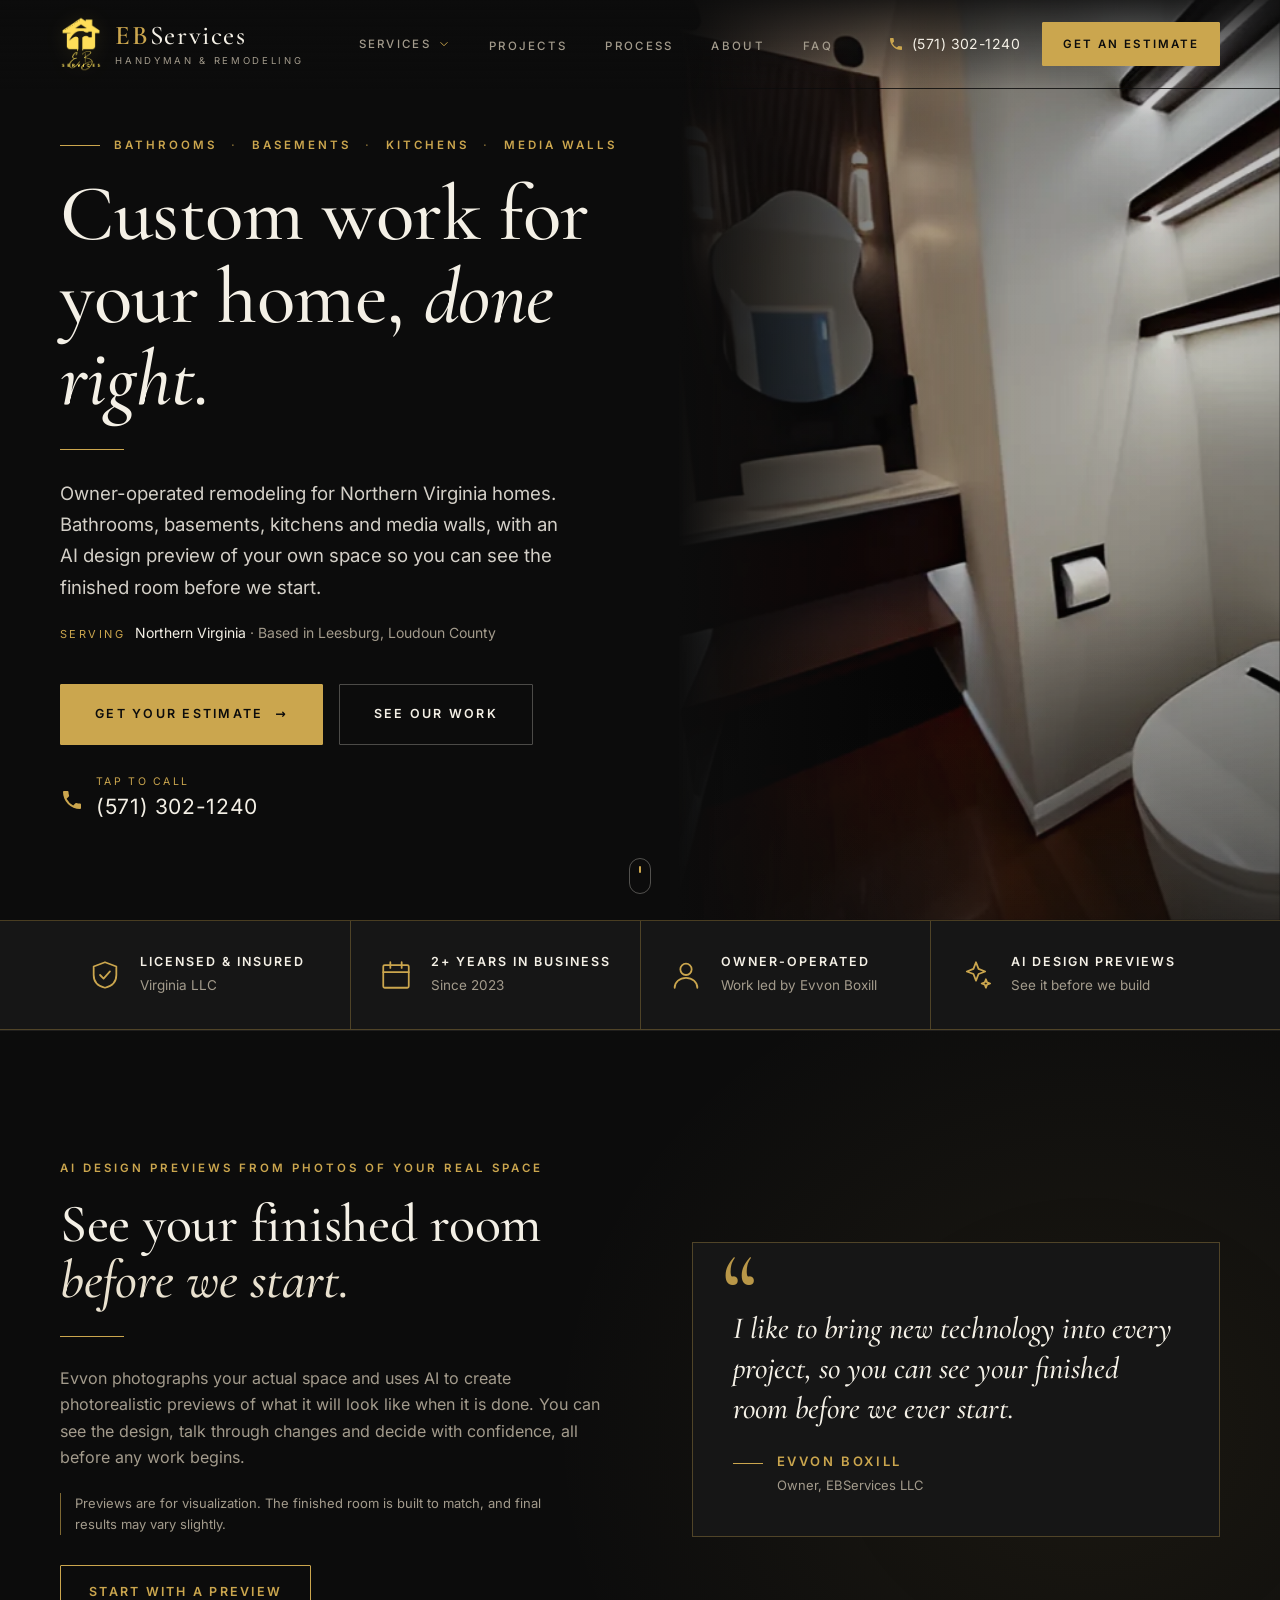
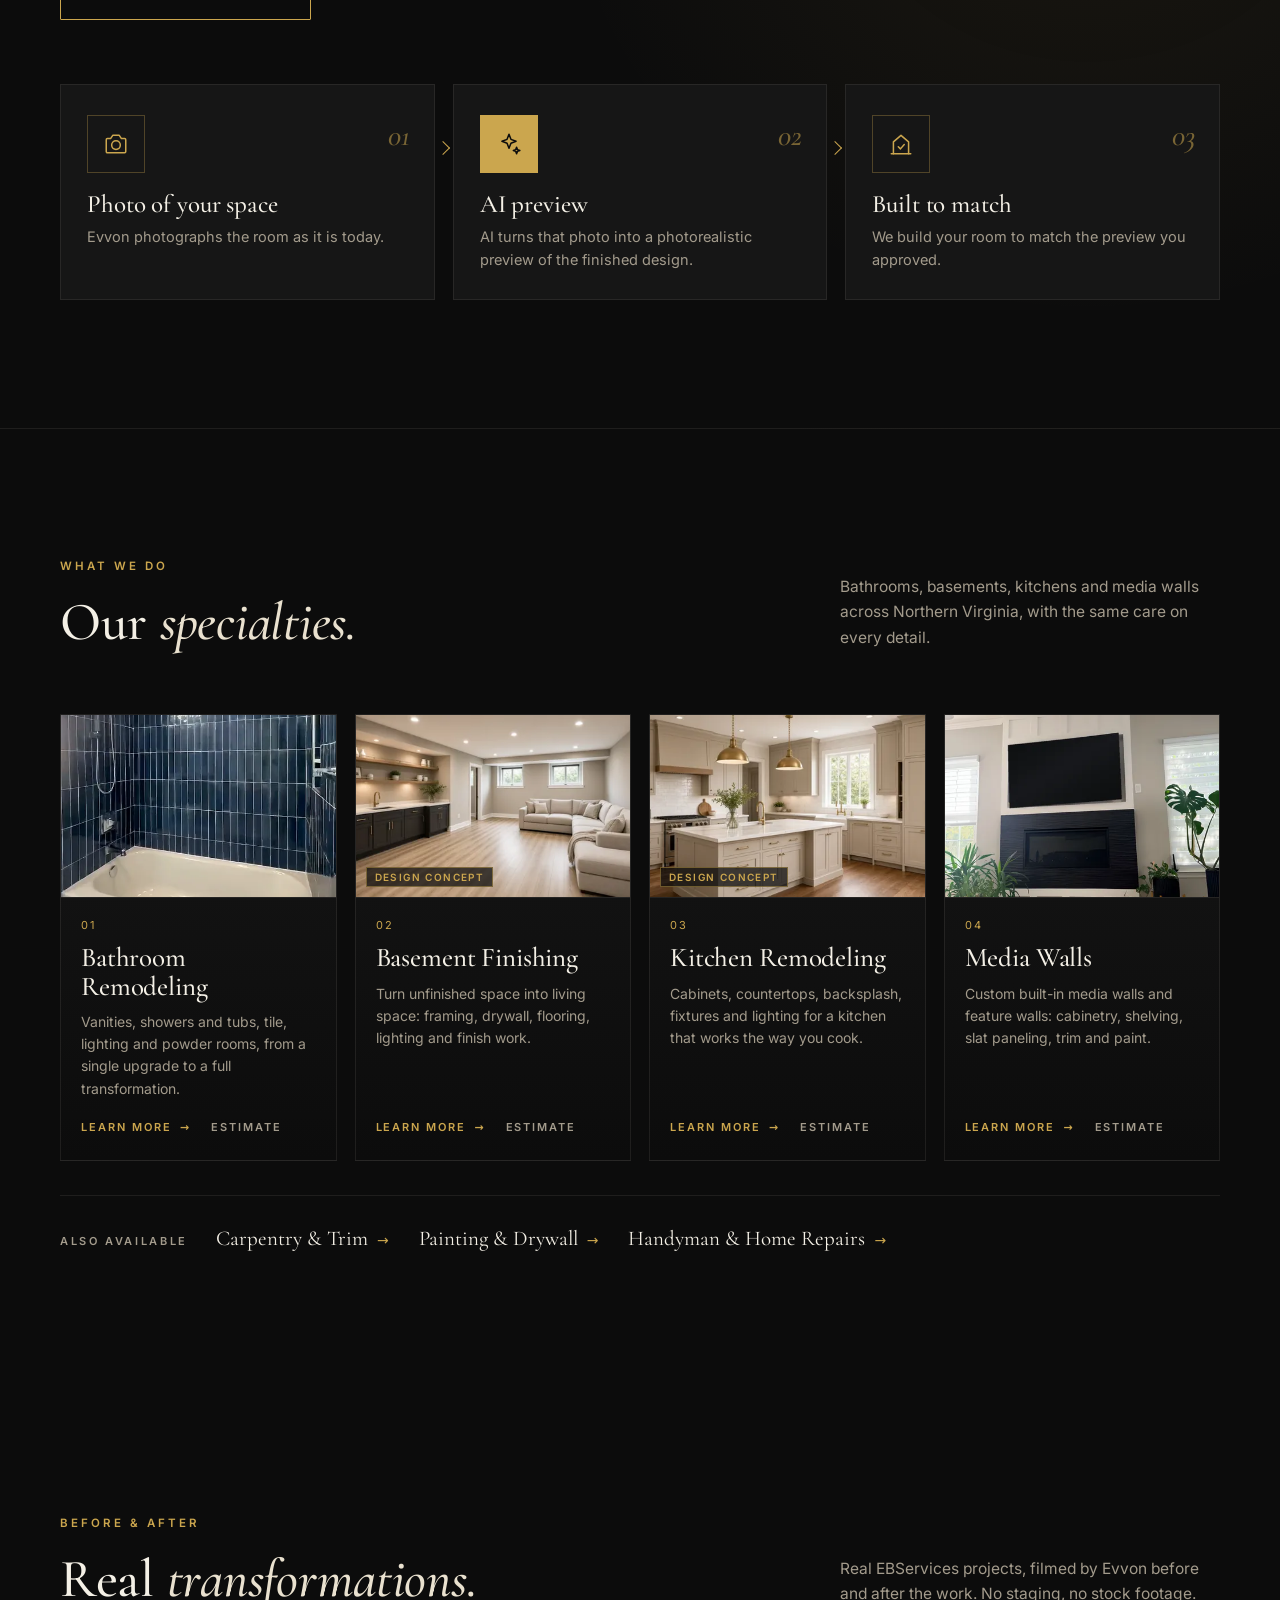
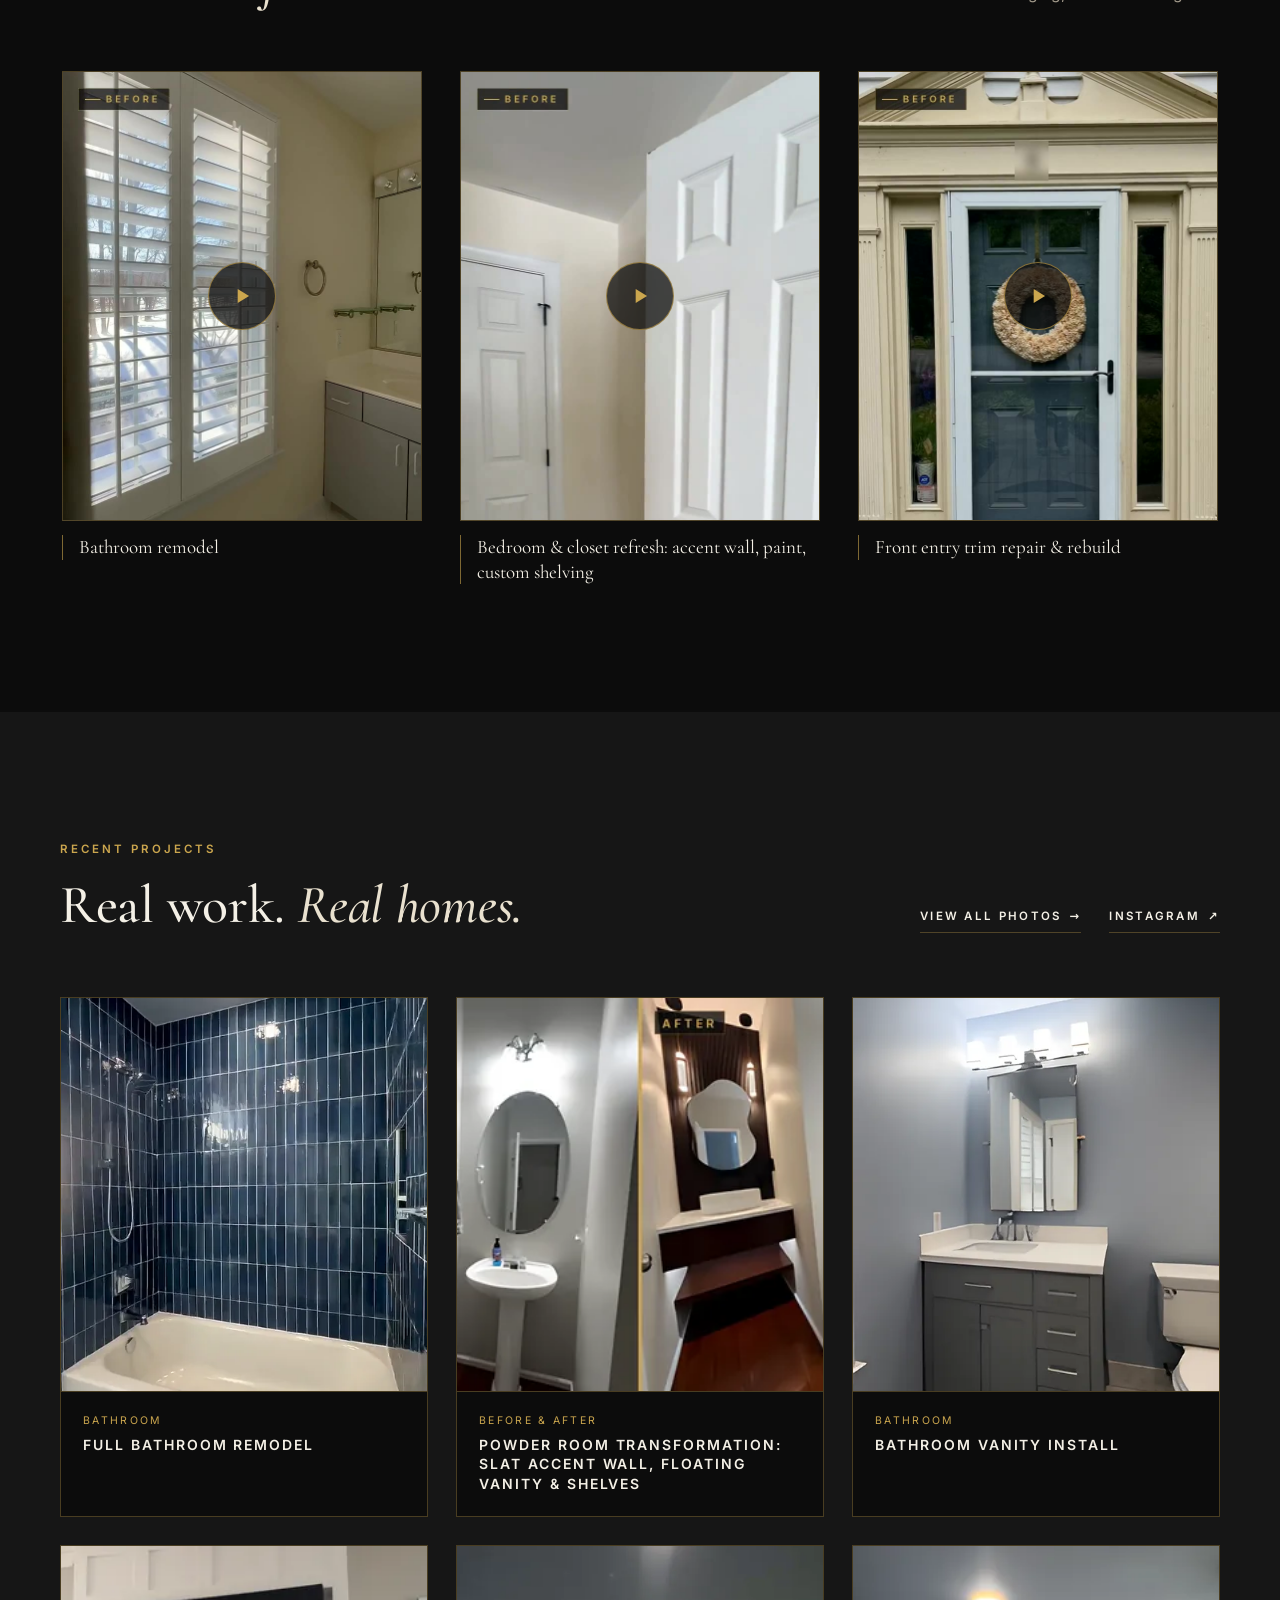
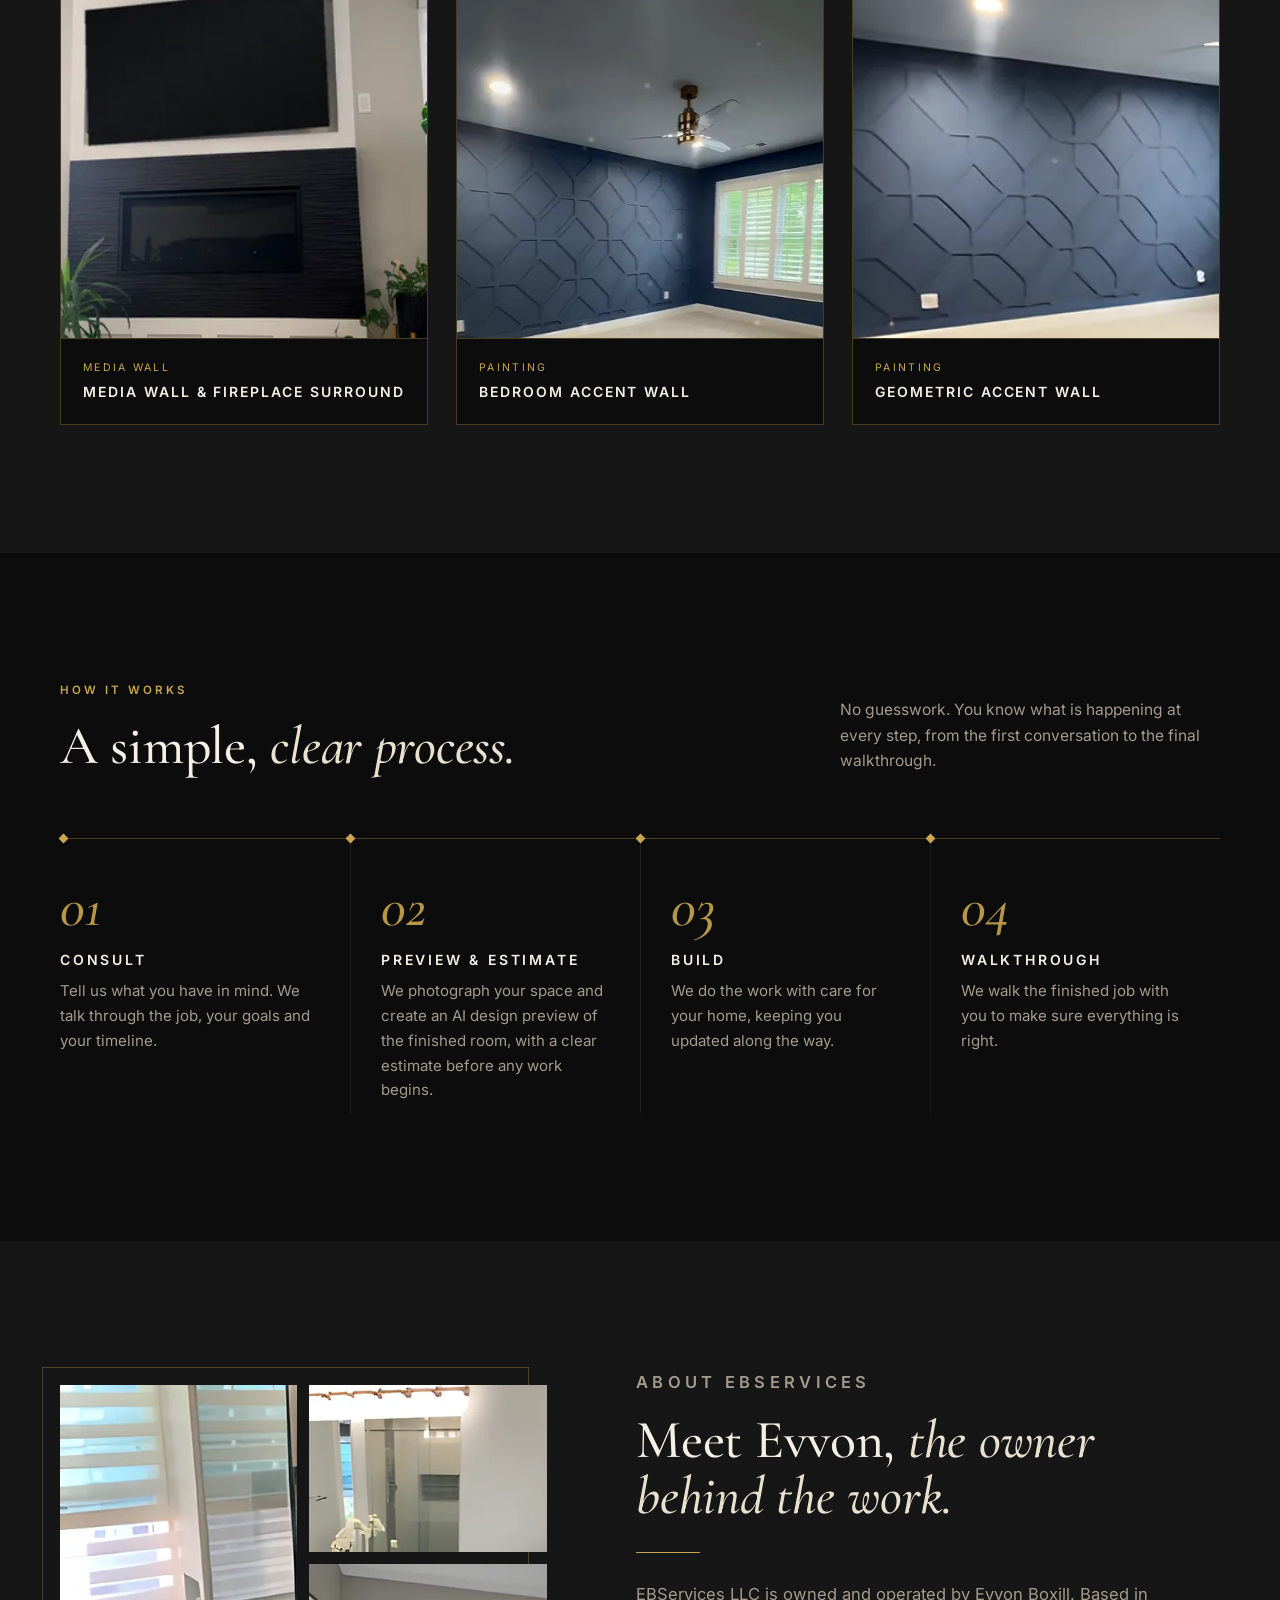
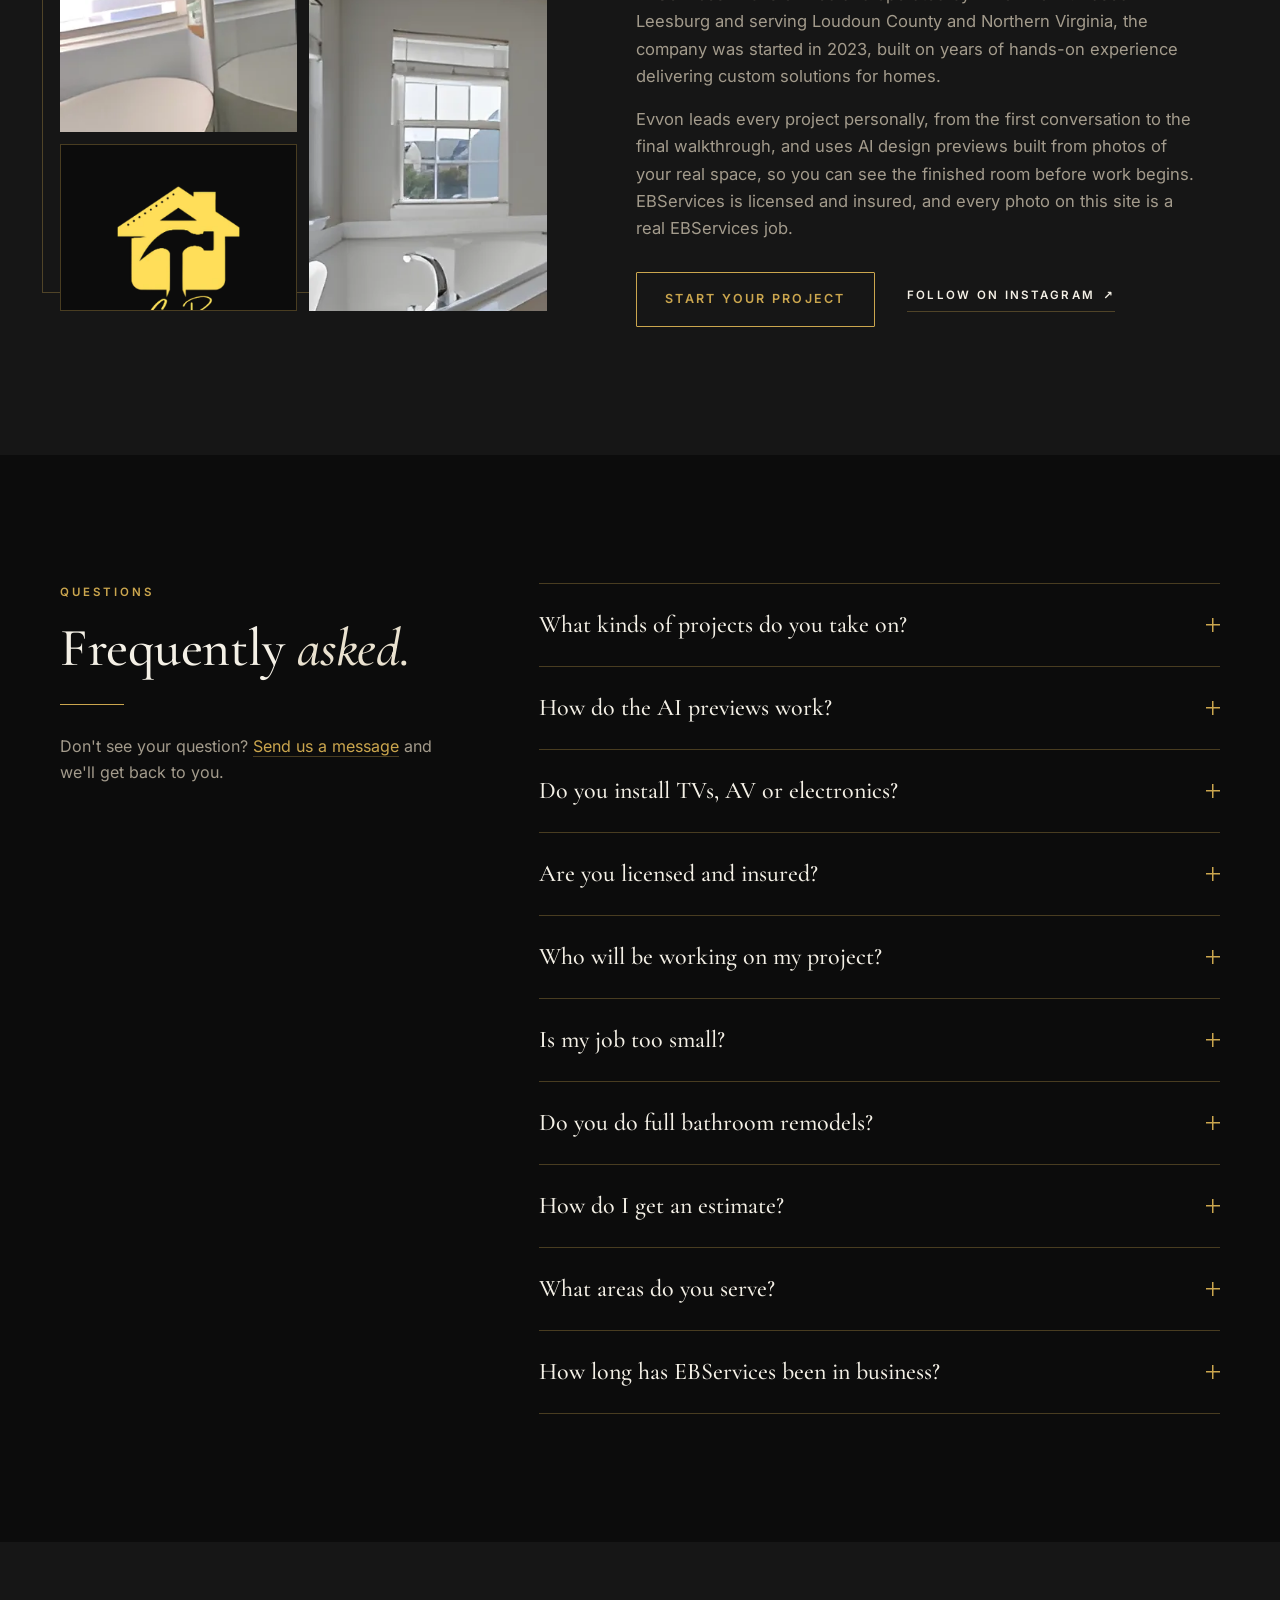
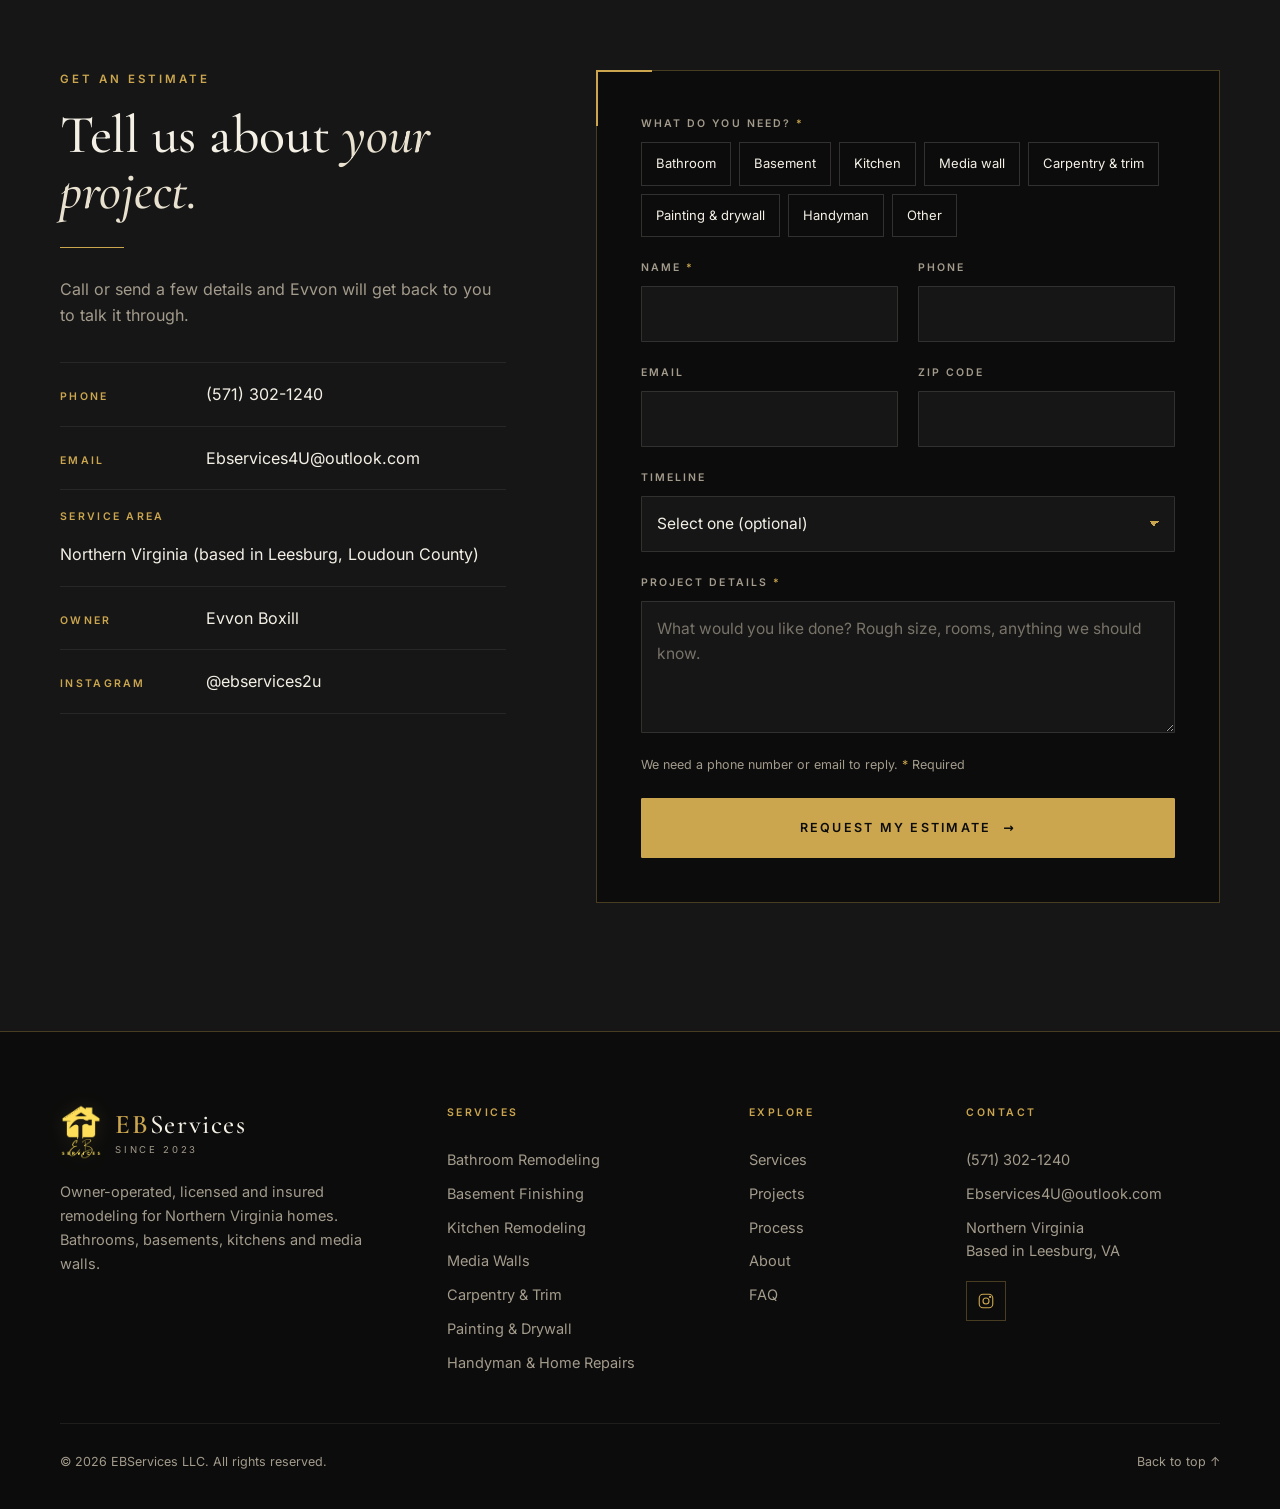
<file: index.html>
<!DOCTYPE html>
<html lang="en" class="no-js">
<head>
  <meta charset="utf-8">
  <meta name="viewport" content="width=device-width, initial-scale=1, viewport-fit=cover">
  <title>EBServices | Bathroom, Basement &amp; Kitchen Remodeling in Northern Virginia</title>
  <meta name="description" content="Licensed &amp; insured remodeler in Leesburg, VA serving Loudoun County &amp; Northern Virginia: bathrooms, basements, kitchens, media walls. Call (571) 302-1240.">
  <link rel="canonical" href="https://ebservices4u.com/">
  <meta name="theme-color" content="#0C0C0C">
  <meta name="color-scheme" content="dark">

  <!-- Open Graph / social preview -->
  <meta property="og:type" content="website">
  <meta property="og:site_name" content="EBServices">
  <meta property="og:title" content="EBServices | Bathroom, Basement &amp; Kitchen Remodeling in Northern Virginia">
  <meta property="og:description" content="Owner-operated remodeling in Northern Virginia with AI design previews of your real space: bathrooms, basement finishing, kitchens and built-in media walls. Based in Leesburg, serving Loudoun County.">
  <meta property="og:url" content="https://ebservices4u.com/">
  <meta property="og:image" content="https://ebservices4u.com/assets/img/og-image.jpg">
  <meta property="og:image:width" content="1200">
  <meta property="og:image:height" content="630">
  <meta property="og:image:alt" content="EBServices: custom work for your home, done right.">
  <meta name="twitter:card" content="summary_large_image">
  <meta name="twitter:title" content="EBServices | Bathroom, Basement &amp; Kitchen Remodeling in Northern Virginia">
  <meta name="twitter:description" content="Bathrooms, basement finishing, kitchens and media walls across Northern Virginia. Based in Leesburg, VA.">
  <meta name="twitter:image" content="https://ebservices4u.com/assets/img/og-image.jpg">

  <!-- Icons -->
  <link rel="icon" href="favicon.ico" sizes="any">
  <link rel="icon" type="image/png" sizes="32x32" href="favicon-32.png">
  <link rel="apple-touch-icon" href="apple-touch-icon.png">
  <link rel="manifest" href="site.webmanifest">

  <!-- Performance: self-hosted fonts + hero image preloaded -->
  <link rel="preload" href="assets/fonts/cormorant.woff2" as="font" type="font/woff2" crossorigin>
  <link rel="preload" href="assets/fonts/inter.woff2" as="font" type="font/woff2" crossorigin>
  <link rel="preload" as="image" href="assets/img/slat-powder-room.webp" imagesrcset="assets/img/slat-powder-room-480.webp 480w, assets/img/slat-powder-room.webp 592w" imagesizes="(max-width: 900px) 100vw, 46vw" fetchpriority="high">
  <link rel="stylesheet" href="css/style.css">
  <script>document.documentElement.classList.replace('no-js','js')</script>

  <!-- Structured data. Only confirmed facts; main.js adds phone/area/address from config.js when they are filled in. -->
  <script type="application/ld+json" id="ld-business">
  {
    "@context": "https://schema.org",
    "@type": "HomeAndConstructionBusiness",
    "@id": "https://ebservices4u.com/#business",
    "name": "EBServices LLC",
    "alternateName": "EBServices",
    "legalName": "EBServices LLC",
    "url": "https://ebservices4u.com/",
    "logo": "https://ebservices4u.com/assets/img/logo-square.png",
    "image": "https://ebservices4u.com/assets/img/og-image.jpg",
    "email": "Ebservices4U@outlook.com",
    "telephone": "+1-571-302-1240",
    "contactPoint": {"@type": "ContactPoint", "telephone": "+1-571-302-1240", "contactType": "customer service", "areaServed": "US-VA", "availableLanguage": "English"},
    "founder": {"@type": "Person", "name": "Evvon Boxill"},
    "foundingDate": "2023-04-29",
    "address": {"@type": "PostalAddress", "addressLocality": "Leesburg", "addressRegion": "VA", "postalCode": "20175", "addressCountry": "US"},
    "areaServed": [{"@type": "AdministrativeArea", "name": "Northern Virginia"}, {"@type": "AdministrativeArea", "name": "Loudoun County, VA"}, {"@type": "City", "name": "Leesburg, VA"}],
    "description": "Licensed and insured, owner-operated remodeling company based in Leesburg, VA, serving Northern Virginia: bathrooms, basement finishing, kitchens and built-in media walls. Clients can see AI design previews of their own space before work starts.",
    "sameAs": ["https://www.instagram.com/ebservices2u"],
    "knowsAbout": ["Bathroom remodeling", "Basement finishing", "Kitchen remodeling", "Media walls", "AI design previews", "Carpentry and trim", "Exterior trim repair", "Interior painting", "Drywall repair", "Handyman services"]
  }
  </script>
</head>
<body>
<a class="skip-link" href="#main">Skip to content</a>

<!-- ===================== Header ===================== -->
<header class="site-header" id="site-header">
  <div class="wrap header-inner">
    <a href="#top" class="brand">
      <img src="assets/img/logo.webp" width="194" height="256" alt="" class="brand-mark">
      <span class="brand-text">
        <span class="brand-name">EB<span>Services</span></span>
        <span class="brand-sub">Handyman &amp; Remodeling</span>
      </span>
    </a>

    <nav class="main-nav" id="main-nav" aria-label="Main">
      <ul class="nav-list">
        <li class="has-sub">
          <button type="button" class="sub-toggle" aria-expanded="false" aria-controls="sub-services">Services <svg class="chev" viewBox="0 0 24 24" aria-hidden="true"><path d="M6 9l6 6 6-6"/></svg></button>
          <ul class="sub" id="sub-services">
            <li class="sub-label" aria-hidden="true">Specialties</li>
            <li><a href="/bathroom-remodeling/">Bathroom Remodeling</a></li><li><a href="/basement-finishing/">Basement Finishing</a></li><li><a href="/kitchen-remodeling/">Kitchen Remodeling</a></li><li><a href="/media-walls/">Media Walls</a></li>
            <li class="sub-label sub-label-2" aria-hidden="true">More services</li>
            <li><a href="/carpentry-trim/">Carpentry &amp; Trim</a></li><li><a href="/painting-drywall/">Painting &amp; Drywall</a></li><li><a href="/handyman-services/">Handyman &amp; Home Repairs</a></li>
            <li class="sub-all"><a href="#services">All services <span aria-hidden="true">&rarr;</span></a></li>
          </ul>
        </li>
        <li><a href="#projects">Projects</a></li>
        <li><a href="#process">Process</a></li>
        <li><a href="#about">About</a></li>
        <li><a href="#faq">FAQ</a></li>
      </ul>
      <div class="mobile-nav-extra">
        <a href="#estimate" class="btn btn-gold btn-block">Get an Estimate</a>
        <a class="mobile-nav-phone" data-requires="phone" data-phone-link href="tel:+15713021240"><span data-phone>(571) 302-1240</span></a>
        <a class="mobile-nav-mail" data-email-link href="mailto:Ebservices4U@outlook.com"><span data-email>Ebservices4U@outlook.com</span></a>
      </div>
    </nav>

    <div class="header-cta">
      <a class="header-phone" data-requires="phone" data-phone-link href="tel:+15713021240"><svg viewBox="0 0 24 24" aria-hidden="true"><path d="M6.6 10.8a15.1 15.1 0 0 0 6.6 6.6l2.2-2.2a1 1 0 0 1 1-.25 11.4 11.4 0 0 0 3.6.57 1 1 0 0 1 1 1V20a1 1 0 0 1-1 1A17 17 0 0 1 3 4a1 1 0 0 1 1-1h3.5a1 1 0 0 1 1 1c0 1.25.2 2.45.57 3.57a1 1 0 0 1-.25 1z"/></svg><span data-phone>(571) 302-1240</span></a>
      <a href="#estimate" class="btn btn-gold btn-sm header-btn">Get an Estimate</a>
      <button class="menu-toggle" type="button" aria-expanded="false" aria-controls="main-nav" aria-label="Open menu">
        <span></span><span></span><span></span>
      </button>
    </div>
  </div>
</header>

<main id="main">
<span id="top"></span>

<!-- ===================== Hero ===================== -->
<section class="hero" aria-labelledby="hero-title">
  <div class="hero-media"><img src="assets/img/slat-powder-room.webp" srcset="assets/img/slat-powder-room-480.webp 480w, assets/img/slat-powder-room.webp 592w" sizes="(max-width: 900px) 100vw, 46vw" width="592" height="728" alt="Powder room with a dark slat accent wall, floating vanity and floating shelves, finished by EBServices" class="hero-img" fetchpriority="high"></div>
  <div class="wrap hero-inner">
    <div class="hero-copy">
      <p class="eyebrow eyebrow-rule hero-anim" style="--d:0ms">Bathrooms <span class="dot">&middot;</span> Basements <span class="dot">&middot;</span> Kitchens <span class="dot">&middot;</span> <span class="nw">Media Walls</span></p>
      <h1 id="hero-title" class="hero-anim" style="--d:80ms">Custom work for your home, <em>done right.</em></h1>
      <span class="gold-rule hero-anim" style="--d:160ms"></span>
      <p class="lede hero-anim" style="--d:220ms">Owner-operated remodeling for Northern Virginia homes. Bathrooms, basements, kitchens and media walls, with an AI design preview of your own space so you can see the finished room before we start.</p>
      <p class="hero-area hero-anim" data-requires="serviceArea" style="--d:260ms"><span class="lbl">Serving</span> <span data-service-area>Northern Virginia</span> <span class="area-sub"><span class="dot-sep">&middot; </span>Based in Leesburg, Loudoun County</span></p>
      <div class="hero-actions hero-anim" style="--d:300ms">
        <a href="#estimate" class="btn btn-gold btn-lg">Get Your Estimate <span class="arr" aria-hidden="true">&rarr;</span></a>
        <a href="#projects" class="btn btn-ghost btn-lg">See Our Work</a>
      </div>
      <a class="hero-call hero-anim" data-requires="phone" data-phone-link href="tel:+15713021240" style="--d:340ms"><svg viewBox="0 0 24 24" aria-hidden="true"><path d="M6.6 10.8a15.1 15.1 0 0 0 6.6 6.6l2.2-2.2a1 1 0 0 1 1-.25 11.4 11.4 0 0 0 3.6.57 1 1 0 0 1 1 1V20a1 1 0 0 1-1 1A17 17 0 0 1 3 4a1 1 0 0 1 1-1h3.5a1 1 0 0 1 1 1c0 1.25.2 2.45.57 3.57a1 1 0 0 1-.25 1z"/></svg><span><small>Tap to call</small><span data-phone>(571) 302-1240</span></span></a>
    </div>
  </div>
  <a href="#trust" class="scroll-cue" aria-label="Scroll to learn more"><span></span></a>
</section>

<!-- ===================== Trust bar ===================== -->
<section class="trust" id="trust" aria-label="Why homeowners choose EBServices">
  <ul class="wrap trust-grid">
    <li class="trust-item reveal" data-requires="licensedInsured">
      <svg viewBox="0 0 24 24" aria-hidden="true"><path d="M12 3l8 3v6c0 5-3.5 8-8 9-4.5-1-8-4-8-9V6z"/><path d="M8.5 12l2.5 2.5 4.5-5"/></svg>
      <div><strong>Licensed &amp; Insured</strong><span>Virginia LLC</span></div>
    </li>
    <li class="trust-item reveal" style="--d:80ms">
      <svg viewBox="0 0 24 24" aria-hidden="true"><rect x="3" y="5" width="18" height="16" rx="1"/><path d="M3 10h18M8 3v4M16 3v4"/></svg>
      <div><strong>2+ Years in Business</strong><span>Since <span data-founded>2023</span></span></div>
    </li>
    <li class="trust-item reveal" style="--d:160ms">
      <svg viewBox="0 0 24 24" aria-hidden="true"><circle cx="12" cy="8" r="4"/><path d="M4 21c0-4 3.6-7 8-7s8 3 8 7"/></svg>
      <div><strong>Owner-Operated</strong><span>Work led by Evvon Boxill</span></div>
    </li>
    <li class="trust-item reveal" style="--d:240ms">
      <svg viewBox="0 0 24 24" aria-hidden="true"><path d="M12 3l1.8 4.7L18.5 9.5l-4.7 1.8L12 16l-1.8-4.7L5.5 9.5l4.7-1.8z"/><path d="M19 15l.8 2.2L22 18l-2.2.8L19 21l-.8-2.2L16 18l2.2-.8z"/></svg>
      <div><strong>AI Design Previews</strong><span>See it before we build</span></div>
    </li>
    <li class="trust-item reveal" data-requires="freeEstimates" hidden>
      <svg viewBox="0 0 24 24" aria-hidden="true"><path d="M14 3H6a1 1 0 0 0-1 1v16a1 1 0 0 0 1 1h12a1 1 0 0 0 1-1V8z"/><path d="M14 3v5h5M8 13h8M8 17h5"/></svg>
      <div><strong>Free Estimates</strong><span>No-obligation quotes</span></div>
    </li>
  </ul>
</section>

<!-- ===================== Services ===================== -->
<section class="section tech" id="technology" aria-labelledby="tech-title">
  <div class="wrap">
    <div class="tech-grid">
      <div class="tech-copy reveal">
        <p class="eyebrow">AI design previews from photos of your real space</p>
        <h2 id="tech-title">See your finished room <em>before we start.</em></h2>
        <span class="gold-rule"></span>
        <p class="muted">Evvon photographs your actual space and uses AI to create photorealistic previews of what it will look like when it is done. You can see the design, talk through changes and decide with confidence, all before any work begins.</p>
        <p class="tech-note">Previews are for visualization. The finished room is built to match, and final results may vary slightly.</p>
        <a href="#estimate" class="btn btn-outline">Start With a Preview</a>
      </div>
      <figure class="tech-quote reveal" style="--d:120ms">
        <span class="q-mark" aria-hidden="true">&ldquo;</span>
        <blockquote><p>I like to bring new technology into every project, so you can see your finished room before we ever start.</p></blockquote>
        <figcaption><span class="q-name">Evvon Boxill</span><span class="q-role">Owner, EBServices LLC</span></figcaption>
      </figure>
    </div>
    <ol class="ai-steps">
      <li class="ai-step reveal"><span class="ai-icon" aria-hidden="true"><svg viewBox="0 0 24 24"><path d="M4 7h3l2-3h6l2 3h3a1 1 0 0 1 1 1v11a1 1 0 0 1-1 1H4a1 1 0 0 1-1-1V8a1 1 0 0 1 1-1z"/><circle cx="12" cy="13" r="4"/></svg></span><span class="ai-num">01</span><h3>Photo of your space</h3><p>Evvon photographs the room as it is today.</p></li>
      <li class="ai-step reveal" style="--d:90ms"><span class="ai-icon" aria-hidden="true"><svg viewBox="0 0 24 24"><path d="M12 3l1.8 4.7L18.5 9.5l-4.7 1.8L12 16l-1.8-4.7L5.5 9.5l4.7-1.8z"/><path d="M19 15l.8 2.2L22 18l-2.2.8L19 21l-.8-2.2L16 18l2.2-.8z"/></svg></span><span class="ai-num">02</span><h3>AI preview</h3><p>AI turns that photo into a photorealistic preview of the finished design.</p></li>
      <li class="ai-step reveal" style="--d:180ms"><span class="ai-icon" aria-hidden="true"><svg viewBox="0 0 24 24"><path d="M3 21h18"/><path d="M5 21V10l7-6 7 6v11"/><path d="M9.5 14.5l2 2 3.5-4"/></svg></span><span class="ai-num">03</span><h3>Built to match</h3><p>We build your room to match the preview you approved.</p></li>
    </ol>
  </div>
</section>

  <section class="section" id="services" aria-labelledby="services-title">
  <div class="wrap">
    <div class="section-head reveal">
      <div>
        <p class="eyebrow">What we do</p>
        <h2 id="services-title">Our <em>specialties.</em></h2>
      </div>
      <p class="section-intro">Bathrooms, basements, kitchens and media walls across Northern Virginia, with the same care on every detail.</p>
    </div>
    <div class="service-grid">
        <article class="service service-feature reveal" style="--d:0ms">
          <a class="service-photo" href="/bathroom-remodeling/" tabindex="-1" aria-hidden="true"><img src="assets/img/bath-after-shower.webp" srcset="assets/img/bath-after-shower-480.webp 480w, assets/img/bath-after-shower.webp 720w" sizes="(max-width: 640px) 46vw, (max-width: 1180px) 45vw, 280px" width="720" height="900" alt="" loading="lazy" decoding="async"></a>
          <div class="service-body">
            <span class="service-num">01</span>
            <h3><a href="/bathroom-remodeling/">Bathroom Remodeling</a></h3>
            <p>Vanities, showers and tubs, tile, lighting and powder rooms, from a single upgrade to a full transformation.</p>
            <div class="service-links">
              <a class="service-link" href="/bathroom-remodeling/">Learn more <span aria-hidden="true">&rarr;</span></a>
              <a class="service-link service-link-alt" href="#estimate" data-service="bathroom">Estimate</a>
            </div>
          </div>
        </article>
        <article class="service service-feature reveal" style="--d:70ms">
          <a class="service-photo" href="/basement-finishing/" tabindex="-1"><img src="assets/img/ai-basement.webp" srcset="assets/img/ai-basement-480.webp 480w, assets/img/ai-basement.webp 1280w" sizes="(max-width: 640px) 46vw, (max-width: 1180px) 45vw, 280px" width="1280" height="720" alt="AI design concept: finished basement with LVP flooring, recessed lighting and a built-in wet bar" loading="lazy" decoding="async"><span class="concept-tag">Design concept</span></a>
          <div class="service-body">
            <span class="service-num">02</span>
            <h3><a href="/basement-finishing/">Basement Finishing</a></h3>
            <p>Turn unfinished space into living space: framing, drywall, flooring, lighting and finish work.</p>
            <div class="service-links">
              <a class="service-link" href="/basement-finishing/">Learn more <span aria-hidden="true">&rarr;</span></a>
              <a class="service-link service-link-alt" href="#estimate" data-service="basement">Estimate</a>
            </div>
          </div>
        </article>
        <article class="service service-feature reveal" style="--d:140ms">
          <a class="service-photo" href="/kitchen-remodeling/" tabindex="-1"><img src="assets/img/ai-kitchen.webp" srcset="assets/img/ai-kitchen-480.webp 480w, assets/img/ai-kitchen.webp 1280w" sizes="(max-width: 640px) 46vw, (max-width: 1180px) 45vw, 280px" width="1280" height="720" alt="AI design concept: remodeled kitchen with shaker cabinets, quartz counters, tile backsplash and pendant lights" loading="lazy" decoding="async"><span class="concept-tag">Design concept</span></a>
          <div class="service-body">
            <span class="service-num">03</span>
            <h3><a href="/kitchen-remodeling/">Kitchen Remodeling</a></h3>
            <p>Cabinets, countertops, backsplash, fixtures and lighting for a kitchen that works the way you cook.</p>
            <div class="service-links">
              <a class="service-link" href="/kitchen-remodeling/">Learn more <span aria-hidden="true">&rarr;</span></a>
              <a class="service-link service-link-alt" href="#estimate" data-service="kitchen">Estimate</a>
            </div>
          </div>
        </article>
        <article class="service service-feature reveal" style="--d:210ms">
          <a class="service-photo" href="/media-walls/" tabindex="-1" aria-hidden="true"><img src="assets/img/mw-after-1.webp" srcset="assets/img/mw-after-1-480.webp 480w, assets/img/mw-after-1.webp 1080w" sizes="(max-width: 640px) 46vw, (max-width: 1180px) 45vw, 280px" width="1080" height="720" alt="" loading="lazy" decoding="async"></a>
          <div class="service-body">
            <span class="service-num">04</span>
            <h3><a href="/media-walls/">Media Walls</a></h3>
            <p>Custom built-in media walls and feature walls: cabinetry, shelving, slat paneling, trim and paint.</p>
            <div class="service-links">
              <a class="service-link" href="/media-walls/">Learn more <span aria-hidden="true">&rarr;</span></a>
              <a class="service-link service-link-alt" href="#estimate" data-service="media-wall">Estimate</a>
            </div>
          </div>
        </article>
    </div>
    <div class="more-services reveal">
      <p class="more-label">Also available</p>
      <div class="more-links"><a href="/carpentry-trim/">Carpentry &amp; Trim <span aria-hidden="true">&rarr;</span></a><a href="/painting-drywall/">Painting &amp; Drywall <span aria-hidden="true">&rarr;</span></a><a href="/handyman-services/">Handyman &amp; Home Repairs <span aria-hidden="true">&rarr;</span></a></div>
    </div>
  </div>
</section>

<!-- ===================== Before & After ===================== -->
<section class="section ba-section" id="before-after" aria-labelledby="ba-title">
  <div class="wrap">
    <div class="section-head reveal">
      <div>
        <p class="eyebrow">Before &amp; after</p>
        <h2 id="ba-title">Real <em>transformations.</em></h2>
      </div>
      <p class="section-intro">Real EBServices projects, filmed by Evvon before and after the work. No staging, no stock footage.</p>
    </div>
    <div class="ba-grid swipe">
        <figure class="ba-video">
          <div class="ba-frame is-paused">
            <img class="ba-poster" src="assets/video/bathroom-poster.jpg" width="720" height="900" alt="Before and after video of a full bathroom remodel by EBServices" loading="lazy" decoding="async">
            <video muted loop playsinline webkit-playsinline disablepictureinpicture preload="none" width="720" height="900" poster="assets/video/bathroom-poster.jpg" data-src="assets/video/bathroom.mp4?v=2" aria-hidden="true" tabindex="-1"></video>
            <button type="button" class="ba-play" aria-label="Play video" aria-pressed="false"><svg class="i-play" viewBox="0 0 24 24" aria-hidden="true"><path d="M8 5.5v13l10.5-6.5z"/></svg><svg class="i-pause" viewBox="0 0 24 24" aria-hidden="true"><path d="M8 5h3v14H8zM13 5h3v14h-3z"/></svg></button>
          </div>
          <figcaption>Bathroom remodel</figcaption>
        </figure>
        <figure class="ba-video">
          <div class="ba-frame is-paused">
            <img class="ba-poster" src="assets/video/bedroom-poster.jpg" width="720" height="900" alt="Before and after video of a bedroom and walk-in closet refresh by EBServices" loading="lazy" decoding="async">
            <video muted loop playsinline webkit-playsinline disablepictureinpicture preload="none" width="720" height="900" poster="assets/video/bedroom-poster.jpg" data-src="assets/video/bedroom.mp4?v=2" aria-hidden="true" tabindex="-1"></video>
            <button type="button" class="ba-play" aria-label="Play video" aria-pressed="false"><svg class="i-play" viewBox="0 0 24 24" aria-hidden="true"><path d="M8 5.5v13l10.5-6.5z"/></svg><svg class="i-pause" viewBox="0 0 24 24" aria-hidden="true"><path d="M8 5h3v14H8zM13 5h3v14h-3z"/></svg></button>
          </div>
          <figcaption>Bedroom &amp; closet refresh: accent wall, paint, custom shelving</figcaption>
        </figure>
        <figure class="ba-video">
          <div class="ba-frame is-paused">
            <img class="ba-poster" src="assets/video/entry-poster.jpg" width="720" height="900" alt="Before, in-progress and after video of a front entry trim repair and rebuild by EBServices" loading="lazy" decoding="async">
            <video muted loop playsinline webkit-playsinline disablepictureinpicture preload="none" width="720" height="900" poster="assets/video/entry-poster.jpg" data-src="assets/video/entry.mp4?v=2" aria-hidden="true" tabindex="-1"></video>
            <button type="button" class="ba-play" aria-label="Play video" aria-pressed="false"><svg class="i-play" viewBox="0 0 24 24" aria-hidden="true"><path d="M8 5.5v13l10.5-6.5z"/></svg><svg class="i-pause" viewBox="0 0 24 24" aria-hidden="true"><path d="M8 5h3v14H8zM13 5h3v14h-3z"/></svg></button>
          </div>
          <figcaption>Front entry trim repair &amp; rebuild</figcaption>
        </figure>
    </div>
  </div>
</section>

<!-- ===================== Projects ===================== -->
<section class="section section-alt" id="projects" aria-labelledby="projects-title">
  <div class="wrap">
    <div class="section-head reveal">
      <div>
        <p class="eyebrow">Recent projects</p>
        <h2 id="projects-title">Real work. <em>Real homes.</em></h2>
      </div>
      <div class="head-links">
        <button type="button" class="text-link" data-open-gallery>View all photos <span aria-hidden="true">&rarr;</span></button>
        <a class="text-link" data-social="instagram" href="https://www.instagram.com/ebservices2u" target="_blank" rel="noopener">Instagram <span aria-hidden="true">&nearr;</span></a>
      </div>
    </div>
    <div class="project-grid">
        <figure class="project-card reveal" style="--d:0ms">
          <button type="button" class="project-open" data-gallery data-index="0" data-full="assets/img/bath-after-shower.webp" data-title="Full Bathroom Remodel" data-alt="Remodeled bathroom with navy vertical subway tile, tub and shower, and recessed niche" aria-label="View larger photo: Full Bathroom Remodel">
            <span class="project-img"><img src="assets/img/bath-after-shower.webp" srcset="assets/img/bath-after-shower-480.webp 480w, assets/img/bath-after-shower.webp 720w" sizes="(max-width: 640px) 50vw, (max-width: 1000px) 45vw, 380px" width="720" height="900" alt="Remodeled bathroom with navy vertical subway tile, tub and shower, and recessed niche" loading="lazy" decoding="async"><span class="zoom" aria-hidden="true"><svg viewBox="0 0 24 24"><circle cx="11" cy="11" r="6.5"/><path d="M16 16l4.5 4.5M11 8v6M8 11h6"/></svg></span></span>
          </button>
          <figcaption class="project-meta"><span class="tag">Bathroom</span><h3>Full Bathroom Remodel</h3></figcaption>
        </figure>
        <figure class="project-card reveal" style="--d:80ms">
          <button type="button" class="project-open" data-gallery data-index="1" data-full="assets/img/powder-ba.webp" data-title="Powder Room Transformation: Slat Accent Wall, Floating Vanity &amp; Shelves" data-alt="Same powder room before and after: before, a pedestal sink, oval mirror and wall sconce; after, a dark slat accent wall, floating vanity and lit floating shelves" aria-label="View larger photo: Powder Room Transformation: Slat Accent Wall, Floating Vanity &amp; Shelves">
            <span class="project-img"><img src="assets/img/powder-ba.webp" srcset="assets/img/powder-ba-480.webp 480w, assets/img/powder-ba.webp 1190w" sizes="(max-width: 640px) 50vw, (max-width: 1000px) 45vw, 380px" width="1190" height="728" alt="Same powder room before and after: before, a pedestal sink, oval mirror and wall sconce; after, a dark slat accent wall, floating vanity and lit floating shelves" loading="lazy" decoding="async"><span class="zoom" aria-hidden="true"><svg viewBox="0 0 24 24"><circle cx="11" cy="11" r="6.5"/><path d="M16 16l4.5 4.5M11 8v6M8 11h6"/></svg></span></span>
          </button>
          <figcaption class="project-meta"><span class="tag">Before &amp; After</span><h3>Powder Room Transformation: Slat Accent Wall, Floating Vanity &amp; Shelves</h3></figcaption>
        </figure>
        <figure class="project-card reveal" style="--d:160ms">
          <button type="button" class="project-open" data-gallery data-index="2" data-full="assets/img/gray-vanity.webp" data-title="Bathroom Vanity Install" data-alt="Gray shaker-style vanity with quartz top, medicine cabinet and light bar" aria-label="View larger photo: Bathroom Vanity Install">
            <span class="project-img"><img src="assets/img/gray-vanity.webp" srcset="assets/img/gray-vanity-480.webp 480w, assets/img/gray-vanity.webp 592w" sizes="(max-width: 640px) 50vw, (max-width: 1000px) 45vw, 380px" width="592" height="672" alt="Gray shaker-style vanity with quartz top, medicine cabinet and light bar" loading="lazy" decoding="async"><span class="zoom" aria-hidden="true"><svg viewBox="0 0 24 24"><circle cx="11" cy="11" r="6.5"/><path d="M16 16l4.5 4.5M11 8v6M8 11h6"/></svg></span></span>
          </button>
          <figcaption class="project-meta"><span class="tag">Bathroom</span><h3>Bathroom Vanity Install</h3></figcaption>
        </figure>
        <figure class="project-card reveal" style="--d:0ms">
          <button type="button" class="project-open" data-gallery data-index="3" data-full="assets/img/mw-after-1.webp" data-title="Media Wall &amp; Fireplace Surround" data-alt="Finished media wall with white paneling and a black textured fireplace surround" aria-label="View larger photo: Media Wall &amp; Fireplace Surround">
            <span class="project-img"><img src="assets/img/mw-after-1.webp" srcset="assets/img/mw-after-1-480.webp 480w, assets/img/mw-after-1.webp 1080w" sizes="(max-width: 640px) 50vw, (max-width: 1000px) 45vw, 380px" width="1080" height="720" alt="Finished media wall with white paneling and a black textured fireplace surround" loading="lazy" decoding="async"><span class="zoom" aria-hidden="true"><svg viewBox="0 0 24 24"><circle cx="11" cy="11" r="6.5"/><path d="M16 16l4.5 4.5M11 8v6M8 11h6"/></svg></span></span>
          </button>
          <figcaption class="project-meta"><span class="tag">Media Wall</span><h3>Media Wall &amp; Fireplace Surround</h3></figcaption>
        </figure>
        <figure class="project-card reveal" style="--d:80ms">
          <button type="button" class="project-open" data-gallery data-index="4" data-full="assets/img/bedroom-after.webp" data-title="Bedroom Accent Wall" data-alt="Bedroom with a navy geometric accent wall, blue walls and plantation shutters" aria-label="View larger photo: Bedroom Accent Wall">
            <span class="project-img"><img src="assets/img/bedroom-after.webp" srcset="assets/img/bedroom-after-480.webp 480w, assets/img/bedroom-after.webp 720w" sizes="(max-width: 640px) 50vw, (max-width: 1000px) 45vw, 380px" width="720" height="900" alt="Bedroom with a navy geometric accent wall, blue walls and plantation shutters" loading="lazy" decoding="async"><span class="zoom" aria-hidden="true"><svg viewBox="0 0 24 24"><circle cx="11" cy="11" r="6.5"/><path d="M16 16l4.5 4.5M11 8v6M8 11h6"/></svg></span></span>
          </button>
          <figcaption class="project-meta"><span class="tag">Painting</span><h3>Bedroom Accent Wall</h3></figcaption>
        </figure>
        <figure class="project-card reveal" style="--d:160ms">
          <button type="button" class="project-open" data-gallery data-index="5" data-full="assets/img/accent-wall.webp" data-title="Geometric Accent Wall" data-alt="Navy accent wall with a geometric hexagon trim pattern" aria-label="View larger photo: Geometric Accent Wall">
            <span class="project-img"><img src="assets/img/accent-wall.webp" srcset="assets/img/accent-wall-480.webp 480w, assets/img/accent-wall.webp 592w" sizes="(max-width: 640px) 50vw, (max-width: 1000px) 45vw, 380px" width="592" height="424" alt="Navy accent wall with a geometric hexagon trim pattern" loading="lazy" decoding="async"><span class="zoom" aria-hidden="true"><svg viewBox="0 0 24 24"><circle cx="11" cy="11" r="6.5"/><path d="M16 16l4.5 4.5M11 8v6M8 11h6"/></svg></span></span>
          </button>
          <figcaption class="project-meta"><span class="tag">Painting</span><h3>Geometric Accent Wall</h3></figcaption>
        </figure>
    </div>
  </div>
</section>

<!-- ===================== AI design previews ===================== -->


<!-- ===================== Process ===================== -->
<section class="section" id="process" aria-labelledby="process-title">
  <div class="wrap">
    <div class="section-head reveal">
      <div>
        <p class="eyebrow">How it works</p>
        <h2 id="process-title">A simple, <em>clear process.</em></h2>
      </div>
      <p class="section-intro">No guesswork. You know what is happening at every step, from the first conversation to the final walkthrough.</p>
    </div>
    <ol class="process-grid">
      <li class="step reveal"><span class="step-num">01</span><h3>Consult</h3><p>Tell us what you have in mind. We talk through the job, your goals and your timeline.</p></li>
      <li class="step reveal" style="--d:90ms"><span class="step-num">02</span><h3>Preview &amp; estimate</h3><p>We photograph your space and create an AI design preview of the finished room, with a clear estimate before any work begins.</p></li>
      <li class="step reveal" style="--d:180ms"><span class="step-num">03</span><h3>Build</h3><p>We do the work with care for your home, keeping you updated along the way.</p></li>
      <li class="step reveal" style="--d:270ms"><span class="step-num">04</span><h3>Walkthrough</h3><p>We walk the finished job with you to make sure everything is right.</p></li>
    </ol>
  </div>
</section>

<!-- ===================== About ===================== -->
<section class="section section-alt about" id="about" aria-labelledby="about-title">
  <div class="wrap about-grid">
    <div class="about-collage reveal">
      <div class="tile t1"><img src="assets/img/glass-shower.webp" srcset="assets/img/glass-shower.webp 300w" sizes="(max-width: 900px) 45vw, 240px" width="300" height="620" alt="Frameless glass shower beside a freestanding tub" loading="lazy" decoding="async"></div>
      <div class="tile t2"><img src="assets/img/vanity-black.webp" srcset="assets/img/vanity-black-480.webp 480w, assets/img/vanity-black.webp 612w" sizes="(max-width: 900px) 45vw, 240px" width="612" height="304" alt="Black vanity with vessel sink and round mirror" loading="lazy" decoding="async"></div>
      <div class="tile t3"><img src="assets/img/garden-tub.webp" srcset="assets/img/garden-tub.webp 304w" sizes="(max-width: 900px) 45vw, 240px" width="304" height="568" alt="Corner garden tub with glass shower" loading="lazy" decoding="async"></div>
      <div class="tile t4 tile-logo"><img src="assets/img/logo.webp" width="194" height="256" alt="EBServices logo" loading="lazy" decoding="async"></div>
    </div>
    <div class="about-copy reveal" style="--d:120ms">
      <p class="eyebrow">About EBServices</p>
      <h2 id="about-title">Meet Evvon, <em>the owner behind the work.</em></h2>
      <span class="gold-rule"></span>
      <p>EBServices LLC is owned and operated by Evvon Boxill. Based in Leesburg and serving Loudoun County and Northern Virginia, the company was started in 2023, built on years of hands-on experience delivering custom solutions for homes.</p>
      <p>Evvon leads every project personally, from the first conversation to the final walkthrough, and uses AI design previews built from photos of your real space, so you can see the finished room before work begins. EBServices is licensed and insured, and every photo on this site is a real EBServices job.</p>
      <div class="about-actions">
        <a href="#estimate" class="btn btn-outline">Start Your Project</a>
        <a class="text-link" data-social="instagram" href="https://www.instagram.com/ebservices2u" target="_blank" rel="noopener">Follow on Instagram <span aria-hidden="true">&nearr;</span></a>
      </div>
    </div>
  </div>
</section>

<!-- ===================== FAQ ===================== -->
<section class="section" id="faq" aria-labelledby="faq-title">
  <div class="wrap faq-grid">
    <div class="reveal">
      <p class="eyebrow">Questions</p>
      <h2 id="faq-title">Frequently <em>asked.</em></h2>
      <span class="gold-rule"></span>
      <p class="muted">Don't see your question? <a class="inline-link" href="#estimate">Send us a message</a> and we'll get back to you.</p>
    </div>
    <div class="faq-list reveal" style="--d:100ms">
      <details>
        <summary>What kinds of projects do you take on?</summary>
        <div class="faq-a"><p>Our specialties are <a class="inline-link" href="/bathroom-remodeling/">bathroom remodeling</a>, <a class="inline-link" href="/basement-finishing/">basement finishing</a>, <a class="inline-link" href="/kitchen-remodeling/">kitchen remodeling</a> and <a class="inline-link" href="/media-walls/">media walls</a>. We also take on <a class="inline-link" href="/carpentry-trim/">carpentry and trim</a>, <a class="inline-link" href="/painting-drywall/">painting and drywall</a>, and <a class="inline-link" href="/handyman-services/">handyman repairs</a>.</p></div>
      </details>
      <details>
        <summary>How do the AI previews work?</summary>
        <div class="faq-a"><p>Evvon photographs your actual space, then uses AI to create photorealistic previews of what it will look like when the work is done. You can review the design and talk through changes before any work begins. Previews are for visualization, and the final result may vary slightly.</p></div>
      </details>
      <details>
        <summary>Do you install TVs, AV or electronics?</summary>
        <div class="faq-a"><p>No. Our <a class="inline-link" href="/media-walls/">media walls</a> are carpentry and finish work: built-ins, shelving, paneling, trim and paint. We build the wall; your preferred AV or electronics installer handles the technology.</p></div>
      </details>
      <details data-requires="licensedInsured">
        <summary>Are you licensed and insured?</summary>
        <div class="faq-a"><p>Yes. EBServices LLC is licensed and insured.</p></div>
      </details>
      <details>
        <summary>Who will be working on my project?</summary>
        <div class="faq-a"><p>EBServices is owner-operated. Evvon Boxill leads every project personally, from the first consultation to the final walkthrough.</p></div>
      </details>
      <details>
        <summary>Is my job too small?</summary>
        <div class="faq-a"><p>Handyman work is a core part of what we do, so smaller jobs are welcome. Tell us what is on your list in the estimate form.</p></div>
      </details>
      <details>
        <summary>Do you do full bathroom remodels?</summary>
        <div class="faq-a"><p>Yes. We handle bathroom projects from a single vanity or fixture swap up to a full refresh with new showers, tubs, lighting and finishes. See the projects above for examples.</p></div>
      </details>
      <details>
        <summary>How do I get an estimate?</summary>
        <div class="faq-a"><p>Call <a class="inline-link" data-phone-link href="tel:+15713021240"><span data-phone>(571) 302-1240</span></a>, fill out the <a class="inline-link" href="#estimate">estimate form</a>, or email <a class="inline-link" data-email-link href="mailto:Ebservices4U@outlook.com"><span data-email>Ebservices4U@outlook.com</span></a>. We'll follow up to talk through the job.</p></div>
      </details>
      <details data-requires="freeEstimates" hidden>
        <summary>Are estimates free?</summary>
        <div class="faq-a"><p>Yes. Estimates are free and there is no obligation.</p></div>
      </details>
      <details data-requires="serviceArea">
        <summary>What areas do you serve?</summary>
        <div class="faq-a"><p>EBServices is based in Leesburg and serves homeowners across Loudoun County and <span data-service-area>Northern Virginia</span>.</p></div>
      </details>
      <details>
        <summary>How long has EBServices been in business?</summary>
        <div class="faq-a"><p>Over two years. EBServices LLC was formed in Virginia in <span data-founded>2023</span>, built on years of hands-on experience delivering custom solutions for homes.</p></div>
      </details>
    </div>
  </div>
</section>

<!-- ===================== Estimate ===================== -->
<section class="section section-alt estimate" id="estimate" aria-labelledby="estimate-title">
  <div class="wrap estimate-grid">
    <div class="estimate-copy reveal">
      <p class="eyebrow">Get an estimate</p>
      <h2 id="estimate-title">Tell us about <em>your project.</em></h2>
      <span class="gold-rule"></span>
      <p class="muted">Call or send a few details and Evvon will get back to you to talk it through.</p>
      <ul class="contact-list">
        <li data-requires="phone"><span class="lbl">Phone</span><a data-phone-link href="tel:+15713021240"><span data-phone>(571) 302-1240</span></a></li>
        <li><span class="lbl">Email</span><a data-email-link href="mailto:Ebservices4U@outlook.com"><span data-email>Ebservices4U@outlook.com</span></a></li>
        <li data-requires="serviceArea"><span class="lbl">Service area</span><span><span data-service-area>Northern Virginia</span> (based in Leesburg, Loudoun County)</span></li>
        <li><span class="lbl">Owner</span><span>Evvon Boxill</span></li>
        <li data-requires="hours" hidden><span class="lbl">Hours</span><span data-hours></span></li>
        <li data-social-item="instagram"><span class="lbl">Instagram</span><a data-social="instagram" href="https://www.instagram.com/ebservices2u" target="_blank" rel="noopener">@ebservices2u</a></li>
      </ul>
    </div>

    <div class="form-card reveal" style="--d:120ms">
      <!-- Delivered by FormSubmit.co to the email in config.js. Works without JS (normal POST);
           with JS it submits via AJAX and shows the thank-you state. -->
      <form class="estimate-form" id="estimate-form" action="https://formsubmit.co/Ebservices4U@outlook.com" method="POST" novalidate>
        <input type="hidden" name="_subject" value="New estimate request from ebservices4u.com">
        <input type="hidden" name="_template" value="table">
        <input type="hidden" name="_captcha" value="false">
        <input type="hidden" name="_next" value="https://ebservices4u.com/thanks.html">
        <div class="hp" aria-hidden="true"><label>Leave this empty<input type="text" name="_honey" tabindex="-1" autocomplete="off"></label></div>

        <fieldset class="service-pick">
          <legend>What do you need? <span class="req" aria-hidden="true">*</span></legend>
          <div class="chips">
            <label class="chip"><input type="radio" name="service" value="Bathroom remodeling" data-val="bathroom" required><span>Bathroom</span></label>
            <label class="chip"><input type="radio" name="service" value="Basement finishing" data-val="basement"><span>Basement</span></label>
            <label class="chip"><input type="radio" name="service" value="Kitchen remodeling" data-val="kitchen"><span>Kitchen</span></label>
            <label class="chip"><input type="radio" name="service" value="Media wall" data-val="media-wall"><span>Media wall</span></label>
            <label class="chip"><input type="radio" name="service" value="Carpentry & trim" data-val="carpentry"><span>Carpentry &amp; trim</span></label>
            <label class="chip"><input type="radio" name="service" value="Painting & drywall" data-val="painting"><span>Painting &amp; drywall</span></label>
            <label class="chip"><input type="radio" name="service" value="Handyman & home repairs" data-val="handyman"><span>Handyman</span></label>
            <label class="chip"><input type="radio" name="service" value="Other" data-val="other"><span>Other</span></label>
          </div>
          <p class="field-error" id="err-service" aria-live="polite"></p>
        </fieldset>

        <div class="field-row">
          <div class="field">
            <label for="f-name">Name <span class="req" aria-hidden="true">*</span></label>
            <input id="f-name" type="text" name="name" required autocomplete="name" aria-describedby="err-name">
            <p class="field-error" id="err-name" aria-live="polite"></p>
          </div>
          <div class="field">
            <label for="f-phone">Phone</label>
            <input id="f-phone" type="tel" name="phone" autocomplete="tel" inputmode="tel" aria-describedby="err-phone">
            <p class="field-error" id="err-phone" aria-live="polite"></p>
          </div>
        </div>
        <div class="field-row">
          <div class="field">
            <label for="f-email">Email</label>
            <input id="f-email" type="email" name="email" autocomplete="email" aria-describedby="err-email">
            <p class="field-error" id="err-email" aria-live="polite"></p>
          </div>
          <div class="field">
            <label for="f-zip">Zip code</label>
            <input id="f-zip" type="text" name="zip" inputmode="numeric" autocomplete="postal-code" maxlength="10" aria-describedby="err-zip">
            <p class="field-error" id="err-zip" aria-live="polite"></p>
          </div>
        </div>
        <div class="field">
          <label for="f-timeline">Timeline</label>
          <select id="f-timeline" name="timeline">
            <option value="">Select one (optional)</option>
            <option>As soon as possible</option>
            <option>Within 1 to 3 months</option>
            <option>3+ months out</option>
            <option>Just getting ideas</option>
          </select>
        </div>
        <div class="field">
          <label for="f-message">Project details <span class="req" aria-hidden="true">*</span></label>
          <textarea id="f-message" name="message" rows="4" required placeholder="What would you like done? Rough size, rooms, anything we should know." aria-describedby="err-message"></textarea>
          <p class="field-error" id="err-message" aria-live="polite"></p>
        </div>
        <p class="form-note">We need a phone number or email to reply. <span class="req">*</span> Required</p>
        <button type="submit" class="btn btn-gold btn-block btn-lg submit-btn"><span class="btn-label">Request My Estimate</span> <span class="arr" aria-hidden="true">&rarr;</span><span class="spinner" aria-hidden="true"></span></button>
        <p class="form-status" role="alert" aria-live="assertive"></p>
      </form>

      <div class="thank-you" id="thank-you" tabindex="-1" hidden>
        <div class="ty-mark" aria-hidden="true"><svg viewBox="0 0 24 24"><path d="M5 12.5l4.5 4.5L19 7.5"/></svg></div>
        <h3>Thank you<span data-ty-name></span>.</h3>
        <p>Your request is on its way to EBServices. We'll be in touch soon to talk through your project.</p>
        <button type="button" class="btn btn-outline" data-reset-form>Send another request</button>
      </div>
    </div>
  </div>
</section>
</main>

<!-- ===================== Footer ===================== -->
<footer class="site-footer">
  <div class="wrap">
    <div class="footer-top">
      <div class="footer-brand">
        <a href="#top" class="brand">
          <img src="assets/img/logo.webp" width="194" height="256" alt="" class="brand-mark" loading="lazy">
          <span class="brand-text"><span class="brand-name">EB<span>Services</span></span><span class="brand-sub">Since <span data-founded>2023</span></span></span>
        </a>
        <p class="muted">Owner-operated, licensed and insured remodeling for Northern Virginia homes. Bathrooms, basements, kitchens and media walls.</p>
      </div>
      <nav class="footer-nav" aria-label="Services">
        <p class="footer-h">Services</p>
        <a href="/bathroom-remodeling/">Bathroom Remodeling</a><a href="/basement-finishing/">Basement Finishing</a><a href="/kitchen-remodeling/">Kitchen Remodeling</a><a href="/media-walls/">Media Walls</a><a href="/carpentry-trim/">Carpentry &amp; Trim</a><a href="/painting-drywall/">Painting &amp; Drywall</a><a href="/handyman-services/">Handyman &amp; Home Repairs</a>
      </nav>
      <nav class="footer-nav" aria-label="Footer">
        <p class="footer-h">Explore</p>
        <a href="#services">Services</a><a href="#projects">Projects</a><a href="#process">Process</a><a href="#about">About</a><a href="#faq">FAQ</a>
      </nav>
      <div class="footer-contact">
        <p class="footer-h">Contact</p>
        <a data-requires="phone" data-phone-link href="tel:+15713021240"><span data-phone>(571) 302-1240</span></a>
        <a data-email-link href="mailto:Ebservices4U@outlook.com"><span data-email>Ebservices4U@outlook.com</span></a>
        <p data-requires="serviceArea"><span data-service-area>Northern Virginia</span><br>Based in Leesburg, VA</p>
        <div class="socials">
          <a data-social="instagram" href="https://www.instagram.com/ebservices2u" target="_blank" rel="noopener" aria-label="EBServices on Instagram"><svg viewBox="0 0 24 24" aria-hidden="true"><rect x="3" y="3" width="18" height="18" rx="5"/><circle cx="12" cy="12" r="4"/><circle cx="17.5" cy="6.5" r=".8"/></svg></a>
          <a data-social="facebook" href="#" target="_blank" rel="noopener" aria-label="EBServices on Facebook" hidden><svg viewBox="0 0 24 24" aria-hidden="true"><path d="M14 8h3V4h-3a4 4 0 0 0-4 4v2H7v4h3v7h4v-7h3l1-4h-4V8z"/></svg></a>
          <a data-social="google" href="#" target="_blank" rel="noopener" aria-label="EBServices on Google" hidden><svg viewBox="0 0 24 24" aria-hidden="true"><path d="M20 12.2c0-.6 0-1.1-.1-1.7H12v3.3h4.5a4 4 0 0 1-1.7 2.6v2.1h2.8c1.6-1.5 2.4-3.7 2.4-6.3z"/><path d="M12 21c2.3 0 4.3-.8 5.6-2.1l-2.8-2.1c-.8.5-1.7.8-2.8.8-2.2 0-4-1.5-4.7-3.4H4.4v2.2A9 9 0 0 0 12 21z"/><path d="M7.3 14.2a5.4 5.4 0 0 1 0-3.4V8.6H4.4a9 9 0 0 0 0 7.8z"/><path d="M12 6.6c1.2 0 2.4.4 3.3 1.3l2.4-2.4A9 9 0 0 0 4.4 8.6l2.9 2.2C8 8.9 9.8 6.6 12 6.6z"/></svg></a>
        </div>
      </div>
    </div>
    <div class="footer-bottom">
      <p>&copy; <span data-year>2026</span> <span data-legal-name>EBServices LLC</span>. All rights reserved.</p>
      <a href="#top" class="to-top">Back to top <span aria-hidden="true">&uarr;</span></a>
    </div>
  </div>
</footer>

<!-- ===================== Mobile action bar ===================== -->
<div class="mobile-bar" role="navigation" aria-label="Quick actions">
  <a class="mb-call" data-phone-link data-call-fallback href="tel:+15713021240"><svg viewBox="0 0 24 24" aria-hidden="true"><path d="M6.6 10.8a15.1 15.1 0 0 0 6.6 6.6l2.2-2.2a1 1 0 0 1 1-.25 11.4 11.4 0 0 0 3.6.57 1 1 0 0 1 1 1V20a1 1 0 0 1-1 1A17 17 0 0 1 3 4a1 1 0 0 1 1-1h3.5a1 1 0 0 1 1 1c0 1.25.2 2.45.57 3.57a1 1 0 0 1-.25 1z"/></svg><span data-call-label>Call Now</span></a>
  <a class="mb-est" href="#estimate"><svg viewBox="0 0 24 24" aria-hidden="true"><path d="M14 3H6a1 1 0 0 0-1 1v16a1 1 0 0 0 1 1h12a1 1 0 0 0 1-1V8z"/><path d="M14 3v5h5M8 13h8M8 17h5"/></svg><span>Get Estimate</span></a>
</div>

<!-- ===================== Lightbox ===================== -->
<dialog class="lightbox" id="lightbox" aria-label="Project photos">
  <div class="lb-inner">
    <figure class="lb-figure">
      <img class="lb-img" alt="">
      <figcaption class="lb-cap"><span class="lb-title"></span><span class="lb-count"></span></figcaption>
    </figure>
    <button type="button" class="lb-btn lb-prev" aria-label="Previous photo"><svg viewBox="0 0 24 24" aria-hidden="true"><path d="M15 5l-7 7 7 7"/></svg></button>
    <button type="button" class="lb-btn lb-next" aria-label="Next photo"><svg viewBox="0 0 24 24" aria-hidden="true"><path d="M9 5l7 7-7 7"/></svg></button>
    <button type="button" class="lb-btn lb-close" aria-label="Close gallery"><svg viewBox="0 0 24 24" aria-hidden="true"><path d="M6 6l12 12M18 6L6 18"/></svg></button>
  </div>
  <div class="lb-hidden" hidden>
        <button type="button" class="gallery-extra" data-gallery data-index="6" data-full="assets/img/vanity-shutters.webp" data-title="Primary Bath Vanity" data-alt="Long primary bathroom vanity with gray cabinets next to plantation shutters" hidden></button>
        <button type="button" class="gallery-extra" data-gallery data-index="7" data-full="assets/img/closet-shelving.webp" data-title="Door & Pantry Shelving" data-alt="Six-panel door opening onto a pantry closet with new shelving" hidden></button>
        <button type="button" class="gallery-extra" data-gallery data-index="8" data-full="assets/img/interior-door.webp" data-title="Interior Door Install" data-alt="New white six-panel interior door with black lever handle" hidden></button>
        <button type="button" class="gallery-extra" data-gallery data-index="9" data-full="assets/img/glass-shower.webp" data-title="Glass Shower & Tub" data-alt="Frameless glass shower beside a freestanding soaking tub" hidden></button>
        <button type="button" class="gallery-extra" data-gallery data-index="10" data-full="assets/img/vanity-black.webp" data-title="Vessel Sink Vanity" data-alt="Black vanity with vessel sink, round mirror and recessed niche" hidden></button>
        <button type="button" class="gallery-extra" data-gallery data-index="11" data-full="assets/img/garden-tub.webp" data-title="Garden Tub Bathroom" data-alt="Corner garden tub with window and glass shower" hidden></button>
        <button type="button" class="gallery-extra" data-gallery data-index="12" data-full="assets/img/bath-after-toilet.webp" data-title="Bathroom Remodel: Tile &amp; Niche" data-alt="Remodeled bathroom with blue walls, navy tile shower, lit niche and gray vanity" hidden></button>
        <button type="button" class="gallery-extra" data-gallery data-index="13" data-full="assets/img/mw-after-3.webp" data-title="Media Wall &amp; Fireplace Surround" data-alt="Paneled media wall and black fireplace surround with wainscot base" hidden></button>
        <button type="button" class="gallery-extra" data-gallery data-index="14" data-full="assets/img/mw-after-2.webp" data-title="Media Wall &amp; Fireplace Surround" data-alt="Close-up of the black textured fireplace surround below a paneled media wall" hidden></button>
        <button type="button" class="gallery-extra" data-gallery data-index="15" data-full="assets/img/entry-after.webp" data-title="Front Entry Trim Rebuild" data-alt="Rebuilt front entry with new pediment, pilasters and trim" hidden></button>
        <button type="button" class="gallery-extra" data-gallery data-index="16" data-full="assets/img/closet-after.webp" data-title="Walk-In Closet Refresh" data-alt="Walk-in closet with new paint and wood closet rod and shelf" hidden></button>
  </div>
</dialog>

<script src="js/config.js"></script>
<script src="js/main.js" defer></script>
</body>
</html>
</file>
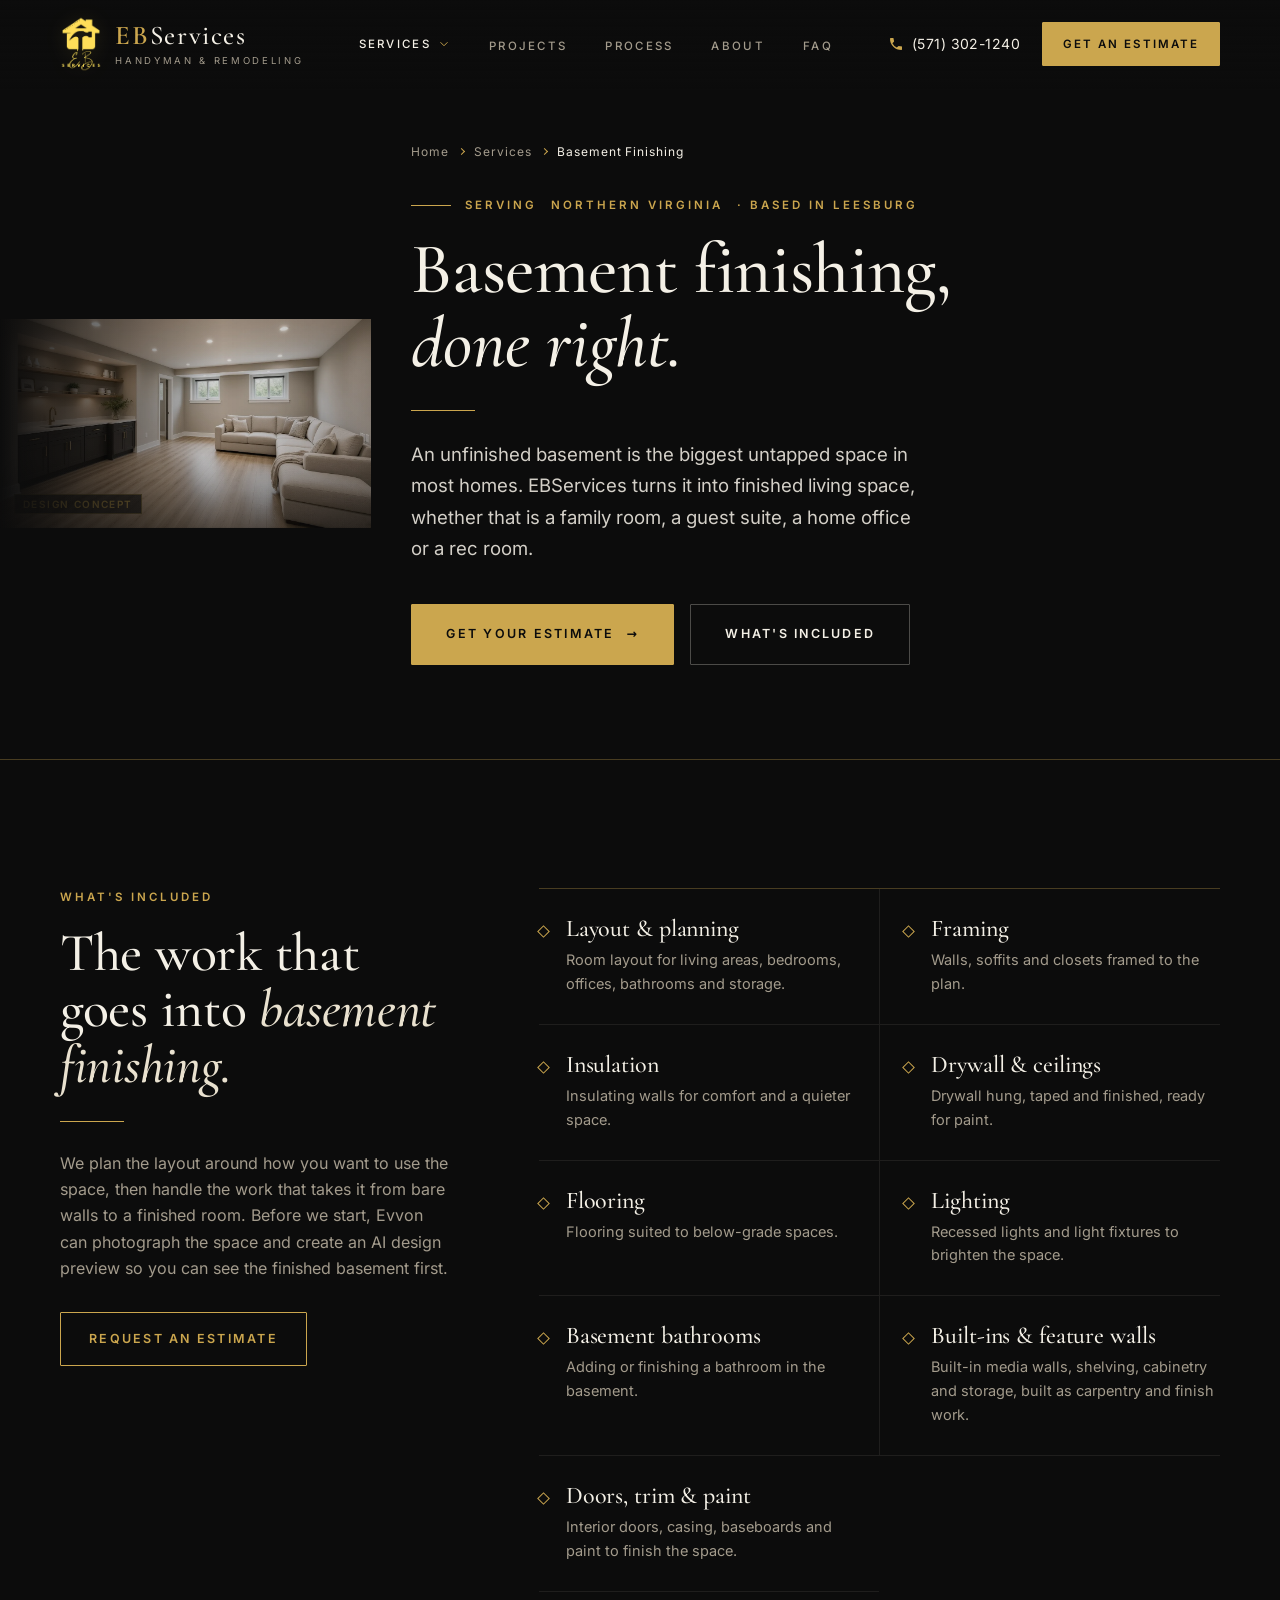
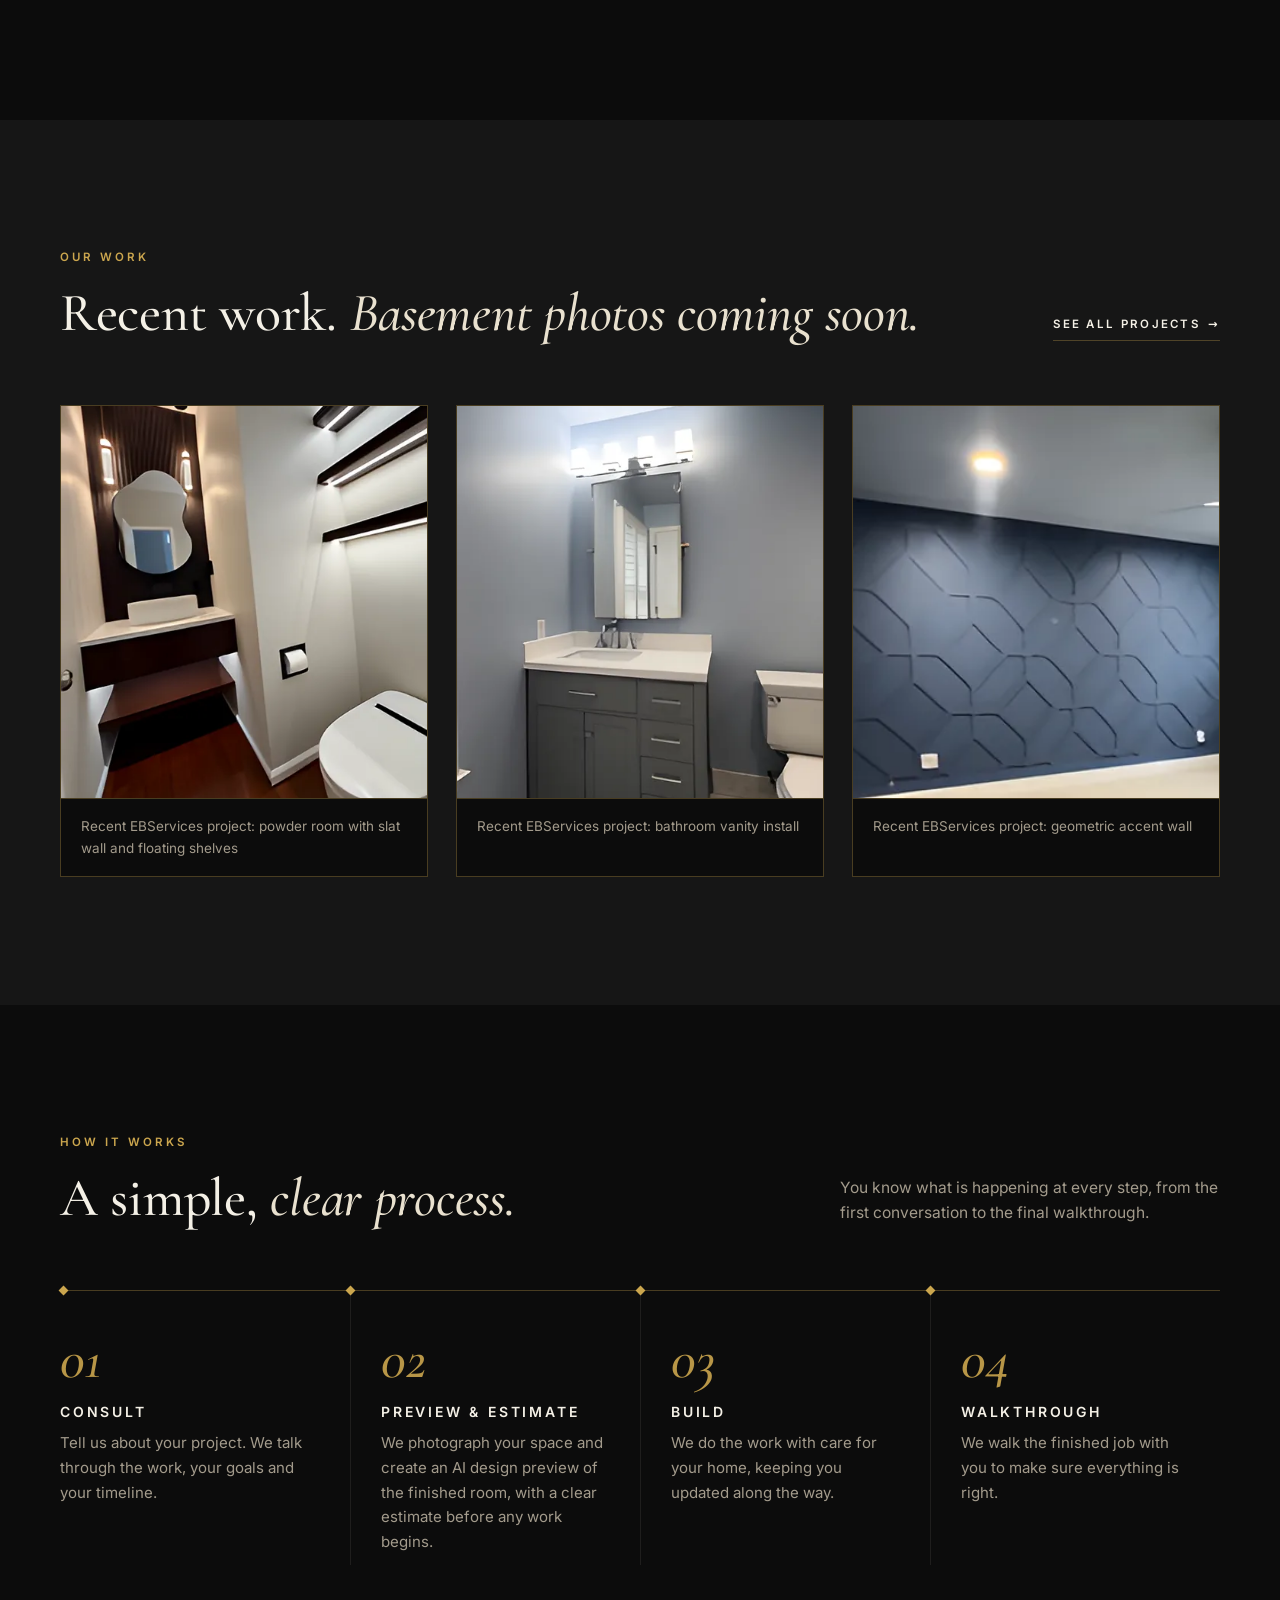
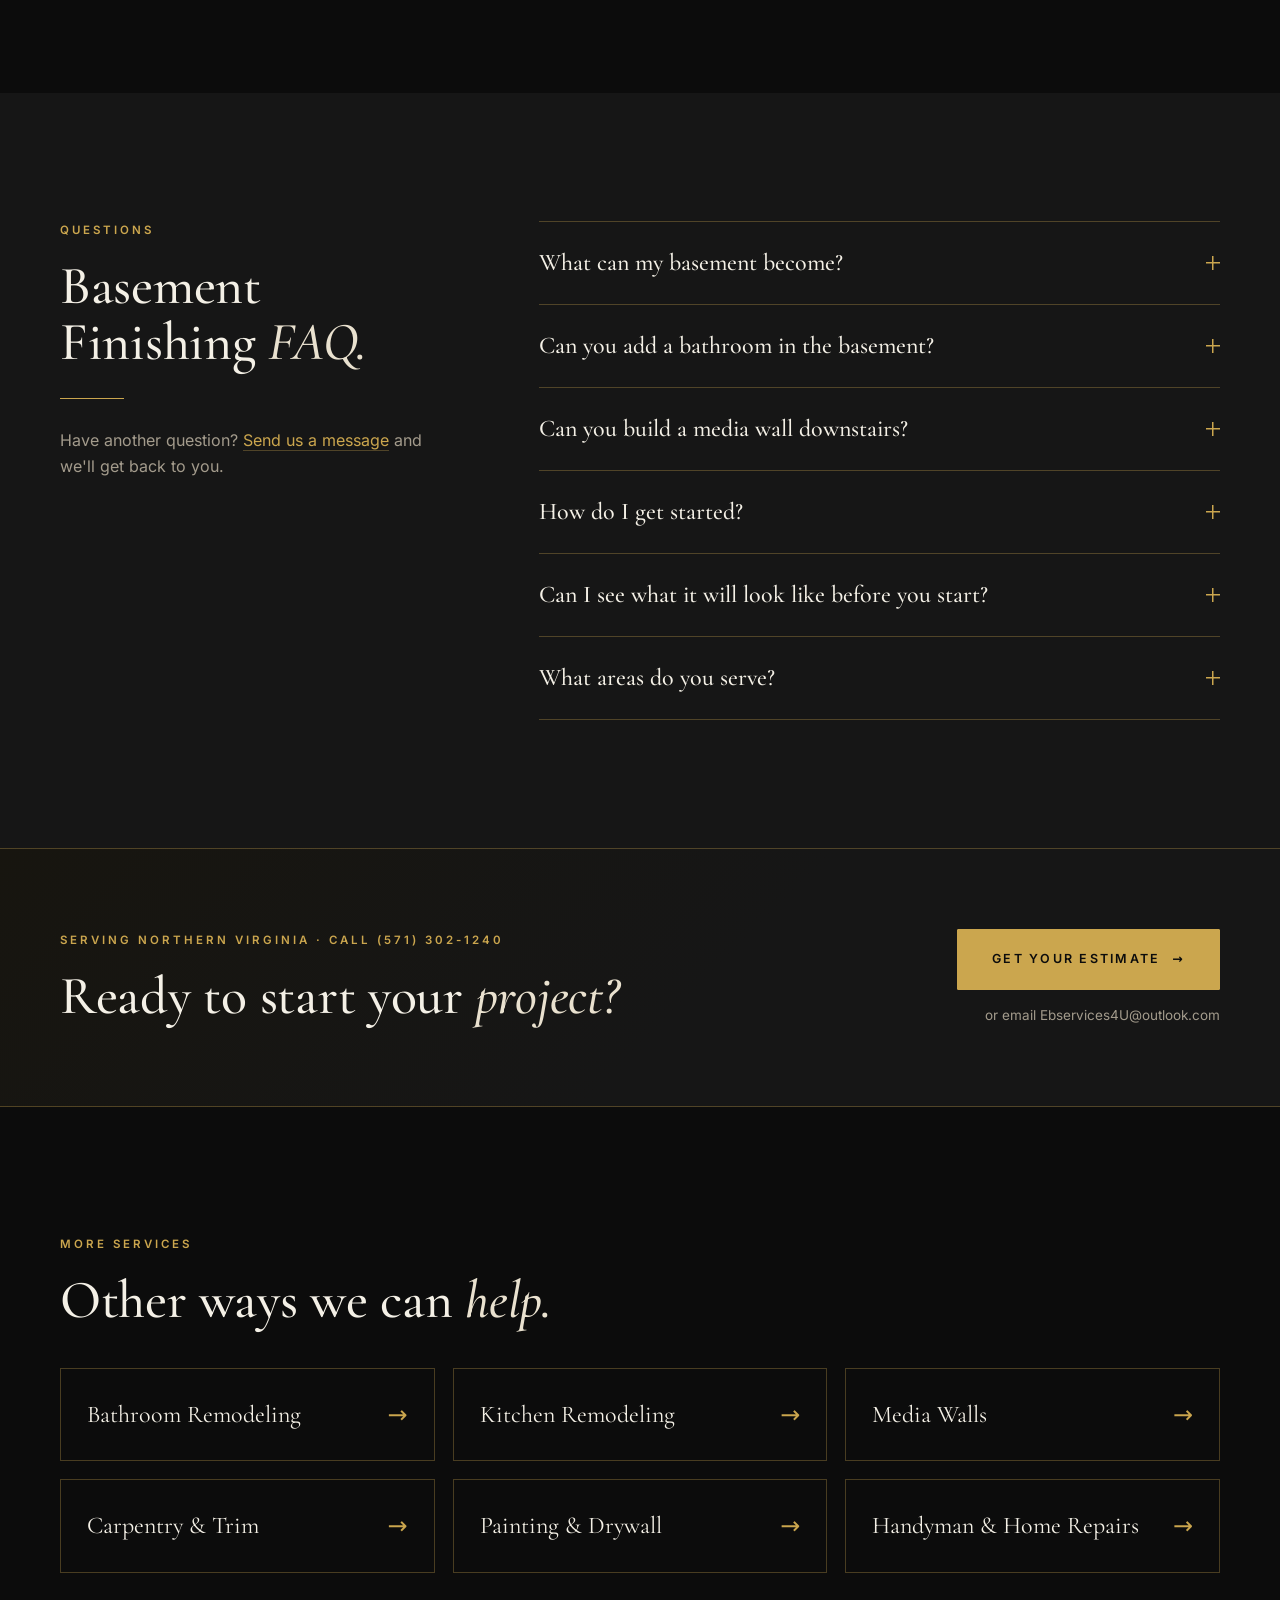
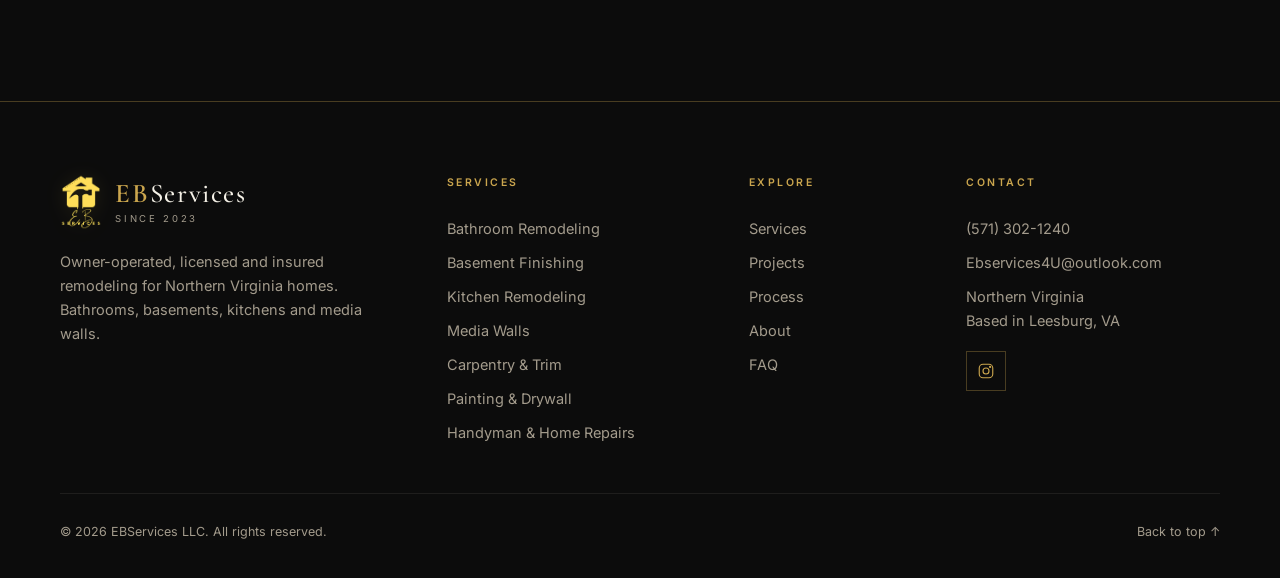
<file: basement-finishing/index.html>
<!DOCTYPE html>
<html lang="en" class="no-js">
<head>
  <meta charset="utf-8">
  <meta name="viewport" content="width=device-width, initial-scale=1, viewport-fit=cover">
  <title>Basement Finishing in Northern Virginia | EBServices</title>
  <meta name="description" content="Basement finishing in Northern Virginia by EBServices LLC, based in Leesburg (Loudoun County): framing, insulation, drywall, flooring, lighting, bathrooms, built-ins and rec rooms. Licensed and insured. Call (571) 302-1240.">
  <link rel="canonical" href="https://ebservices4u.com/basement-finishing/">
  <meta name="theme-color" content="#0C0C0C">
  <meta name="color-scheme" content="dark">
  <meta property="og:type" content="website">
  <meta property="og:site_name" content="EBServices">
  <meta property="og:title" content="Basement Finishing in Northern Virginia | EBServices">
  <meta property="og:description" content="Basement finishing in Northern Virginia by EBServices LLC, based in Leesburg (Loudoun County): framing, insulation, drywall, flooring, lighting, bathrooms, built-ins and rec rooms. Licensed and insured. Call (571) 302-1240.">
  <meta property="og:url" content="https://ebservices4u.com/basement-finishing/">
  <meta property="og:image" content="https://ebservices4u.com/assets/img/og-image.jpg">
  <meta property="og:image:width" content="1200">
  <meta property="og:image:height" content="630">
  <meta name="twitter:card" content="summary_large_image">
  <meta name="twitter:title" content="Basement Finishing in Northern Virginia | EBServices">
  <meta name="twitter:description" content="Basement finishing in Northern Virginia by EBServices LLC, based in Leesburg (Loudoun County): framing, insulation, drywall, flooring, lighting, bathrooms, built-ins and rec rooms. Licensed and insured. Call (571) 302-1240.">
  <meta name="twitter:image" content="https://ebservices4u.com/assets/img/og-image.jpg">
  <link rel="icon" href="/favicon.ico" sizes="any">
  <link rel="icon" type="image/png" sizes="32x32" href="/favicon-32.png">
  <link rel="apple-touch-icon" href="/apple-touch-icon.png">
  <link rel="manifest" href="/site.webmanifest">
  <link rel="preload" href="/assets/fonts/cormorant.woff2" as="font" type="font/woff2" crossorigin>
  <link rel="preload" href="/assets/fonts/inter.woff2" as="font" type="font/woff2" crossorigin>
<link rel="preload" as="image" href="/assets/img/ai-basement.webp" imagesrcset="/assets/img/ai-basement-480.webp 480w, /assets/img/ai-basement.webp 1280w" imagesizes="(max-width: 900px) 100vw, 40vw" fetchpriority="high">
  <link rel="stylesheet" href="/css/style.css">
  <script>document.documentElement.classList.replace('no-js','js')</script>
  <script type="application/ld+json">{"@context": "https://schema.org", "@type": "Service", "name": "Basement Finishing", "serviceType": "Basement finishing", "url": "https://ebservices4u.com/basement-finishing/", "description": "Basement finishing in Northern Virginia by EBServices LLC, based in Leesburg (Loudoun County): framing, insulation, drywall, flooring, lighting, bathrooms, built-ins and rec rooms. Licensed and insured. Call (571) 302-1240.", "provider": {"@type": "HomeAndConstructionBusiness", "@id": "https://ebservices4u.com/#business", "name": "EBServices LLC", "alternateName": "EBServices", "legalName": "EBServices LLC", "url": "https://ebservices4u.com/", "telephone": "+1-571-302-1240", "address": {"@type": "PostalAddress", "addressLocality": "Leesburg", "addressRegion": "VA", "postalCode": "20175", "addressCountry": "US"}}, "areaServed": [{"@type": "AdministrativeArea", "name": "Northern Virginia"}, {"@type": "AdministrativeArea", "name": "Loudoun County, VA"}, {"@type": "City", "name": "Leesburg, VA"}], "image": "https://ebservices4u.com/assets/img/og-image.jpg", "hasOfferCatalog": {"@type": "OfferCatalog", "name": "Basement Finishing", "itemListElement": [{"@type": "Offer", "itemOffered": {"@type": "Service", "name": "Layout & planning"}}, {"@type": "Offer", "itemOffered": {"@type": "Service", "name": "Framing"}}, {"@type": "Offer", "itemOffered": {"@type": "Service", "name": "Insulation"}}, {"@type": "Offer", "itemOffered": {"@type": "Service", "name": "Drywall & ceilings"}}, {"@type": "Offer", "itemOffered": {"@type": "Service", "name": "Flooring"}}, {"@type": "Offer", "itemOffered": {"@type": "Service", "name": "Lighting"}}, {"@type": "Offer", "itemOffered": {"@type": "Service", "name": "Basement bathrooms"}}, {"@type": "Offer", "itemOffered": {"@type": "Service", "name": "Built-ins & feature walls"}}, {"@type": "Offer", "itemOffered": {"@type": "Service", "name": "Doors, trim & paint"}}]}}</script>
<script type="application/ld+json">{"@context": "https://schema.org", "@type": "BreadcrumbList", "itemListElement": [{"@type": "ListItem", "position": 1, "name": "Home", "item": "https://ebservices4u.com/"}, {"@type": "ListItem", "position": 2, "name": "Services", "item": "https://ebservices4u.com/#services"}, {"@type": "ListItem", "position": 3, "name": "Basement Finishing", "item": "https://ebservices4u.com/basement-finishing/"}]}</script>
<script type="application/ld+json">{"@context": "https://schema.org", "@type": "FAQPage", "mainEntity": [{"@type": "Question", "name": "What can my basement become?", "acceptedAnswer": {"@type": "Answer", "text": "Family rooms, guest suites, home offices, gyms, rec rooms and more. We plan the layout around how you want to use the space."}}, {"@type": "Question", "name": "Can you add a bathroom in the basement?", "acceptedAnswer": {"@type": "Answer", "text": "Yes. A basement bathroom can be part of the project. Tell us about it when you request an estimate and we will talk through what is involved."}}, {"@type": "Question", "name": "Can you build a media wall downstairs?", "acceptedAnswer": {"@type": "Answer", "text": "Yes. We build the wall itself: built-ins, shelving, cabinetry, paneling, trim and paint. Your preferred AV or electronics installer handles the technology."}}, {"@type": "Question", "name": "How do I get started?", "acceptedAnswer": {"@type": "Answer", "text": "Call (571) 302-1240 or send the estimate form with a few details about your basement. Evvon will follow up to talk it through."}}]}</script>
</head>
<body class="svc-page">
<a class="skip-link" href="#main">Skip to content</a>

<header class="site-header" id="site-header">
  <div class="wrap header-inner">
    <a href="/" class="brand">
      <img src="/assets/img/logo.webp" width="194" height="256" alt="" class="brand-mark">
      <span class="brand-text"><span class="brand-name">EB<span>Services</span></span><span class="brand-sub">Handyman &amp; Remodeling</span></span>
    </a>
    <nav class="main-nav" id="main-nav" aria-label="Main">
      <ul class="nav-list">
        <li class="has-sub">
          <button type="button" class="sub-toggle is-current" aria-expanded="false" aria-controls="sub-services">Services <svg class="chev" viewBox="0 0 24 24" aria-hidden="true"><path d="M6 9l6 6 6-6"/></svg></button>
          <ul class="sub" id="sub-services">
            <li class="sub-label" aria-hidden="true">Specialties</li>
            <li><a href="/bathroom-remodeling/">Bathroom Remodeling</a></li><li><a href="/basement-finishing/" aria-current="page">Basement Finishing</a></li><li><a href="/kitchen-remodeling/">Kitchen Remodeling</a></li><li><a href="/media-walls/">Media Walls</a></li>
            <li class="sub-label sub-label-2" aria-hidden="true">More services</li>
            <li><a href="/carpentry-trim/">Carpentry &amp; Trim</a></li><li><a href="/painting-drywall/">Painting &amp; Drywall</a></li><li><a href="/handyman-services/">Handyman &amp; Home Repairs</a></li>
            <li class="sub-all"><a href="/#services">All services <span aria-hidden="true">&rarr;</span></a></li>
          </ul>
        </li>
        <li><a href="/#projects">Projects</a></li>
        <li><a href="/#process">Process</a></li>
        <li><a href="/#about">About</a></li>
        <li><a href="/#faq">FAQ</a></li>
      </ul>
      <div class="mobile-nav-extra">
        <a href="/?service=basement#estimate" class="btn btn-gold btn-block">Get an Estimate</a>
        <a class="mobile-nav-phone" data-requires="phone" data-phone-link href="tel:+15713021240"><span data-phone>(571) 302-1240</span></a>
        <a class="mobile-nav-mail" data-email-link href="mailto:Ebservices4U@outlook.com"><span data-email>Ebservices4U@outlook.com</span></a>
      </div>
    </nav>
    <div class="header-cta">
      <a class="header-phone" data-requires="phone" data-phone-link href="tel:+15713021240"><svg viewBox="0 0 24 24" aria-hidden="true"><path d="M6.6 10.8a15.1 15.1 0 0 0 6.6 6.6l2.2-2.2a1 1 0 0 1 1-.25 11.4 11.4 0 0 0 3.6.57 1 1 0 0 1 1 1V20a1 1 0 0 1-1 1A17 17 0 0 1 3 4a1 1 0 0 1 1-1h3.5a1 1 0 0 1 1 1c0 1.25.2 2.45.57 3.57a1 1 0 0 1-.25 1z"/></svg><span data-phone>(571) 302-1240</span></a>
      <a href="/?service=basement#estimate" class="btn btn-gold btn-sm header-btn">Get an Estimate</a>
      <button class="menu-toggle" type="button" aria-expanded="false" aria-controls="main-nav" aria-label="Open menu"><span></span><span></span><span></span></button>
    </div>
  </div>
</header>

<main id="main">
<section class="svc-hero" aria-labelledby="svc-title">
  <div class="svc-hero-media"><img src="/assets/img/ai-basement.webp" srcset="/assets/img/ai-basement-480.webp 480w, /assets/img/ai-basement.webp 1280w" sizes="(max-width: 900px) 100vw, 40vw" width="1280" height="720" alt="AI design concept: finished basement with LVP flooring, recessed lighting and a built-in wet bar" class="hero-img" fetchpriority="high"><span class="concept-tag">Design concept</span></div>
  <div class="wrap svc-hero-inner">
    <div class="svc-hero-copy">
      <nav class="breadcrumbs hero-anim" aria-label="Breadcrumb" style="--d:0ms">
        <ol><li><a href="/">Home</a></li><li><a href="/#services">Services</a></li><li aria-current="page">Basement Finishing</li></ol>
      </nav>
      <p class="eyebrow eyebrow-rule hero-anim" style="--d:60ms">Serving <span data-service-area>Northern Virginia</span> <span class="hide-sm">&middot; Based in Leesburg</span></p>
      <h1 id="svc-title" class="hero-anim" style="--d:120ms">Basement finishing, <em>done right.</em></h1>
      <span class="gold-rule hero-anim" style="--d:180ms"></span>
      <p class="lede hero-anim" style="--d:220ms">An unfinished basement is the biggest untapped space in most homes. EBServices turns it into finished living space, whether that is a family room, a guest suite, a home office or a rec room.</p>
      <div class="hero-actions hero-anim" style="--d:280ms">
        <a href="/?service=basement#estimate" class="btn btn-gold btn-lg">Get Your Estimate <span class="arr" aria-hidden="true">&rarr;</span></a>
        <a href="#included" class="btn btn-ghost btn-lg">What's Included</a>
      </div>
    </div>
  </div>
</section>

<section class="section" id="included" aria-labelledby="inc-title">
  <div class="wrap inc-grid-wrap">
    <div class="inc-head reveal">
      <p class="eyebrow">What's included</p>
      <h2 id="inc-title">The work that goes into <em>basement finishing.</em></h2>
      <span class="gold-rule"></span>
      <p class="muted">We plan the layout around how you want to use the space, then handle the work that takes it from bare walls to a finished room. Before we start, Evvon can photograph the space and create an AI design preview so you can see the finished basement first.</p>
      <a href="/?service=basement#estimate" class="btn btn-outline">Request an Estimate</a>
    </div>
    <ul class="inc-list">
        <li class="inc-item reveal" style="--d:0ms"><span class="inc-mark" aria-hidden="true"></span><div><h3>Layout &amp; planning</h3><p>Room layout for living areas, bedrooms, offices, bathrooms and storage.</p></div></li>
        <li class="inc-item reveal" style="--d:60ms"><span class="inc-mark" aria-hidden="true"></span><div><h3>Framing</h3><p>Walls, soffits and closets framed to the plan.</p></div></li>
        <li class="inc-item reveal" style="--d:120ms"><span class="inc-mark" aria-hidden="true"></span><div><h3>Insulation</h3><p>Insulating walls for comfort and a quieter space.</p></div></li>
        <li class="inc-item reveal" style="--d:180ms"><span class="inc-mark" aria-hidden="true"></span><div><h3>Drywall &amp; ceilings</h3><p>Drywall hung, taped and finished, ready for paint.</p></div></li>
        <li class="inc-item reveal" style="--d:0ms"><span class="inc-mark" aria-hidden="true"></span><div><h3>Flooring</h3><p>Flooring suited to below-grade spaces.</p></div></li>
        <li class="inc-item reveal" style="--d:60ms"><span class="inc-mark" aria-hidden="true"></span><div><h3>Lighting</h3><p>Recessed lights and light fixtures to brighten the space.</p></div></li>
        <li class="inc-item reveal" style="--d:120ms"><span class="inc-mark" aria-hidden="true"></span><div><h3>Basement bathrooms</h3><p>Adding or finishing a bathroom in the basement.</p></div></li>
        <li class="inc-item reveal" style="--d:180ms"><span class="inc-mark" aria-hidden="true"></span><div><h3>Built-ins &amp; feature walls</h3><p>Built-in media walls, shelving, cabinetry and storage, built as carpentry and finish work.</p></div></li>
        <li class="inc-item reveal" style="--d:0ms"><span class="inc-mark" aria-hidden="true"></span><div><h3>Doors, trim &amp; paint</h3><p>Interior doors, casing, baseboards and paint to finish the space.</p></div></li>
    </ul>
  </div>
</section>

<section class="section section-alt" id="work" aria-labelledby="work-title">
  <div class="wrap">
    <div class="section-head reveal">
      <div>
        <p class="eyebrow">Our work</p>
        <h2 id="work-title">Recent work. <em>Basement photos coming soon.</em></h2>
      </div>
      <a class="text-link" href="/#projects">See all projects <span aria-hidden="true">&rarr;</span></a>
    </div>
    <div class="svc-photos count-3">
        <figure class="svc-photo reveal" style="--d:0ms">
          <button type="button" class="project-open" data-gallery data-index="0" data-full="/assets/img/slat-powder-room.webp" data-title="Recent EBServices project: powder room with slat wall and floating shelves" data-alt="Recent EBServices project: powder room with slat wall and floating shelves" aria-label="View larger photo: Recent EBServices project: powder room with slat wall and floating shelves">
            <span class="project-img"><img src="/assets/img/slat-powder-room.webp" srcset="/assets/img/slat-powder-room-480.webp 480w, /assets/img/slat-powder-room.webp 592w" sizes="(max-width: 640px) 90vw, 380px" width="592" height="728" alt="Recent EBServices project: powder room with slat wall and floating shelves" loading="lazy" decoding="async"><span class="zoom" aria-hidden="true"><svg viewBox="0 0 24 24"><circle cx="11" cy="11" r="6.5"/><path d="M16 16l4.5 4.5M11 8v6M8 11h6"/></svg></span></span>
          </button>
          <figcaption>Recent EBServices project: powder room with slat wall and floating shelves</figcaption>
        </figure>
        <figure class="svc-photo reveal" style="--d:80ms">
          <button type="button" class="project-open" data-gallery data-index="1" data-full="/assets/img/gray-vanity.webp" data-title="Recent EBServices project: bathroom vanity install" data-alt="Recent EBServices project: bathroom vanity install" aria-label="View larger photo: Recent EBServices project: bathroom vanity install">
            <span class="project-img"><img src="/assets/img/gray-vanity.webp" srcset="/assets/img/gray-vanity-480.webp 480w, /assets/img/gray-vanity.webp 592w" sizes="(max-width: 640px) 90vw, 380px" width="592" height="672" alt="Recent EBServices project: bathroom vanity install" loading="lazy" decoding="async"><span class="zoom" aria-hidden="true"><svg viewBox="0 0 24 24"><circle cx="11" cy="11" r="6.5"/><path d="M16 16l4.5 4.5M11 8v6M8 11h6"/></svg></span></span>
          </button>
          <figcaption>Recent EBServices project: bathroom vanity install</figcaption>
        </figure>
        <figure class="svc-photo reveal" style="--d:160ms">
          <button type="button" class="project-open" data-gallery data-index="2" data-full="/assets/img/accent-wall.webp" data-title="Recent EBServices project: geometric accent wall" data-alt="Recent EBServices project: geometric accent wall" aria-label="View larger photo: Recent EBServices project: geometric accent wall">
            <span class="project-img"><img src="/assets/img/accent-wall.webp" srcset="/assets/img/accent-wall-480.webp 480w, /assets/img/accent-wall.webp 592w" sizes="(max-width: 640px) 90vw, 380px" width="592" height="424" alt="Recent EBServices project: geometric accent wall" loading="lazy" decoding="async"><span class="zoom" aria-hidden="true"><svg viewBox="0 0 24 24"><circle cx="11" cy="11" r="6.5"/><path d="M16 16l4.5 4.5M11 8v6M8 11h6"/></svg></span></span>
          </button>
          <figcaption>Recent EBServices project: geometric accent wall</figcaption>
        </figure>
    </div>
  </div>
</section>

<section class="section" id="process" aria-labelledby="process-title">
  <div class="wrap">
    <div class="section-head reveal">
      <div>
        <p class="eyebrow">How it works</p>
        <h2 id="process-title">A simple, <em>clear process.</em></h2>
      </div>
      <p class="section-intro">You know what is happening at every step, from the first conversation to the final walkthrough.</p>
    </div>
    <ol class="process-grid">
      <li class="step reveal"><span class="step-num">01</span><h3>Consult</h3><p>Tell us about your project. We talk through the work, your goals and your timeline.</p></li>
      <li class="step reveal" style="--d:90ms"><span class="step-num">02</span><h3>Preview &amp; estimate</h3><p>We photograph your space and create an AI design preview of the finished room, with a clear estimate before any work begins.</p></li>
      <li class="step reveal" style="--d:180ms"><span class="step-num">03</span><h3>Build</h3><p>We do the work with care for your home, keeping you updated along the way.</p></li>
      <li class="step reveal" style="--d:270ms"><span class="step-num">04</span><h3>Walkthrough</h3><p>We walk the finished job with you to make sure everything is right.</p></li>
    </ol>
  </div>
</section>

<section class="section section-alt" id="faq" aria-labelledby="faq-title">
  <div class="wrap faq-grid">
    <div class="reveal">
      <p class="eyebrow">Questions</p>
      <h2 id="faq-title">Basement Finishing <em>FAQ.</em></h2>
      <span class="gold-rule"></span>
      <p class="muted">Have another question? <a class="inline-link" href="/?service=basement#estimate">Send us a message</a> and we'll get back to you.</p>
    </div>
    <div class="faq-list reveal" style="--d:100ms">
      <details><summary>What can my basement become?</summary><div class="faq-a"><p>Family rooms, guest suites, home offices, gyms, rec rooms and more. We plan the layout around how you want to use the space.</p></div></details>
      <details><summary>Can you add a bathroom in the basement?</summary><div class="faq-a"><p>Yes. A basement bathroom can be part of the project. Tell us about it when you request an estimate and we will talk through what is involved.</p></div></details>
      <details><summary>Can you build a media wall downstairs?</summary><div class="faq-a"><p>Yes. We build the wall itself: built-ins, shelving, cabinetry, paneling, trim and paint. Your preferred AV or electronics installer handles the technology.</p></div></details>
      <details><summary>How do I get started?</summary><div class="faq-a"><p>Call (571) 302-1240 or send the estimate form with a few details about your basement. Evvon will follow up to talk it through.</p></div></details>
      <details><summary>Can I see what it will look like before you start?</summary><div class="faq-a"><p>Yes. Evvon photographs your actual space and uses AI to create photorealistic previews of the finished room, so you can see the design before work begins. Previews are for visualization, and the final result may vary slightly.</p></div></details>
      <details><summary>What areas do you serve?</summary><div class="faq-a"><p>EBServices LLC is based in Leesburg and serves homeowners across Loudoun County and <span data-service-area>Northern Virginia</span>.</p></div></details>
    </div>
  </div>
</section>

<section class="cta-band" aria-labelledby="cta-title">
  <div class="wrap cta-inner reveal">
    <div>
      <p class="eyebrow">Serving <span data-service-area>Northern Virginia</span> &middot; Call <a data-phone-link href="tel:+15713021240"><span data-phone>(571) 302-1240</span></a></p>
      <h2 id="cta-title">Ready to start your <em>project?</em></h2>
    </div>
    <div class="cta-actions">
      <a href="/?service=basement#estimate" class="btn btn-gold btn-lg">Get Your Estimate <span class="arr" aria-hidden="true">&rarr;</span></a>
      <a class="cta-mail" data-email-link href="mailto:Ebservices4U@outlook.com">or email <span data-email>Ebservices4U@outlook.com</span></a>
    </div>
  </div>
</section>

<section class="section other-services" aria-labelledby="other-title">
  <div class="wrap">
    <p class="eyebrow reveal">More services</p>
    <h2 id="other-title" class="reveal">Other ways we can <em>help.</em></h2>
    <div class="other-grid reveal">
        <a class="other-svc" href="/bathroom-remodeling/"><span>Bathroom Remodeling</span><span class="arr" aria-hidden="true">&rarr;</span></a>
        <a class="other-svc" href="/kitchen-remodeling/"><span>Kitchen Remodeling</span><span class="arr" aria-hidden="true">&rarr;</span></a>
        <a class="other-svc" href="/media-walls/"><span>Media Walls</span><span class="arr" aria-hidden="true">&rarr;</span></a>
        <a class="other-svc" href="/carpentry-trim/"><span>Carpentry &amp; Trim</span><span class="arr" aria-hidden="true">&rarr;</span></a>
        <a class="other-svc" href="/painting-drywall/"><span>Painting &amp; Drywall</span><span class="arr" aria-hidden="true">&rarr;</span></a>
        <a class="other-svc" href="/handyman-services/"><span>Handyman &amp; Home Repairs</span><span class="arr" aria-hidden="true">&rarr;</span></a>
    </div>
  </div>
</section>
</main>

<footer class="site-footer">
  <div class="wrap">
    <div class="footer-top">
      <div class="footer-brand">
        <a href="/" class="brand">
          <img src="/assets/img/logo.webp" width="194" height="256" alt="" class="brand-mark" loading="lazy">
          <span class="brand-text"><span class="brand-name">EB<span>Services</span></span><span class="brand-sub">Since <span data-founded>2023</span></span></span>
        </a>
        <p class="muted">Owner-operated, licensed and insured remodeling for Northern Virginia homes. Bathrooms, basements, kitchens and media walls.</p>
      </div>
      <nav class="footer-nav" aria-label="Services">
        <p class="footer-h">Services</p>
        <a href="/bathroom-remodeling/">Bathroom Remodeling</a><a href="/basement-finishing/">Basement Finishing</a><a href="/kitchen-remodeling/">Kitchen Remodeling</a><a href="/media-walls/">Media Walls</a><a href="/carpentry-trim/">Carpentry &amp; Trim</a><a href="/painting-drywall/">Painting &amp; Drywall</a><a href="/handyman-services/">Handyman &amp; Home Repairs</a>
      </nav>
      <nav class="footer-nav" aria-label="Footer">
        <p class="footer-h">Explore</p>
        <a href="/#services">Services</a><a href="/#projects">Projects</a><a href="/#process">Process</a><a href="/#about">About</a><a href="/#faq">FAQ</a>
      </nav>
      <div class="footer-contact">
        <p class="footer-h">Contact</p>
        <a data-requires="phone" data-phone-link href="tel:+15713021240"><span data-phone>(571) 302-1240</span></a>
        <a data-email-link href="mailto:Ebservices4U@outlook.com"><span data-email>Ebservices4U@outlook.com</span></a>
        <p data-requires="serviceArea"><span data-service-area>Northern Virginia</span><br>Based in Leesburg, VA</p>
        <div class="socials">
          <a data-social="instagram" href="https://www.instagram.com/ebservices2u" target="_blank" rel="noopener" aria-label="EBServices on Instagram"><svg viewBox="0 0 24 24" aria-hidden="true"><rect x="3" y="3" width="18" height="18" rx="5"/><circle cx="12" cy="12" r="4"/><circle cx="17.5" cy="6.5" r=".8"/></svg></a>
          <a data-social="facebook" href="/#" target="_blank" rel="noopener" aria-label="EBServices on Facebook" hidden><svg viewBox="0 0 24 24" aria-hidden="true"><path d="M14 8h3V4h-3a4 4 0 0 0-4 4v2H7v4h3v7h4v-7h3l1-4h-4V8z"/></svg></a>
          <a data-social="google" href="/#" target="_blank" rel="noopener" aria-label="EBServices on Google" hidden><svg viewBox="0 0 24 24" aria-hidden="true"><path d="M20 12.2c0-.6 0-1.1-.1-1.7H12v3.3h4.5a4 4 0 0 1-1.7 2.6v2.1h2.8c1.6-1.5 2.4-3.7 2.4-6.3z"/><path d="M12 21c2.3 0 4.3-.8 5.6-2.1l-2.8-2.1c-.8.5-1.7.8-2.8.8-2.2 0-4-1.5-4.7-3.4H4.4v2.2A9 9 0 0 0 12 21z"/><path d="M7.3 14.2a5.4 5.4 0 0 1 0-3.4V8.6H4.4a9 9 0 0 0 0 7.8z"/><path d="M12 6.6c1.2 0 2.4.4 3.3 1.3l2.4-2.4A9 9 0 0 0 4.4 8.6l2.9 2.2C8 8.9 9.8 6.6 12 6.6z"/></svg></a>
        </div>
      </div>
    </div>
    <div class="footer-bottom">
      <p>&copy; <span data-year>2026</span> <span data-legal-name>EBServices LLC</span>. All rights reserved.</p>
      <a href="#main" class="to-top">Back to top <span aria-hidden="true">&uarr;</span></a>
    </div>
  </div>
</footer>

<div class="mobile-bar" role="navigation" aria-label="Quick actions">
  <a class="mb-call" data-phone-link data-call-fallback href="tel:+15713021240"><svg viewBox="0 0 24 24" aria-hidden="true"><path d="M6.6 10.8a15.1 15.1 0 0 0 6.6 6.6l2.2-2.2a1 1 0 0 1 1-.25 11.4 11.4 0 0 0 3.6.57 1 1 0 0 1 1 1V20a1 1 0 0 1-1 1A17 17 0 0 1 3 4a1 1 0 0 1 1-1h3.5a1 1 0 0 1 1 1c0 1.25.2 2.45.57 3.57a1 1 0 0 1-.25 1z"/></svg><span data-call-label>Call Now</span></a>
  <a class="mb-est" href="/?service=basement#estimate"><svg viewBox="0 0 24 24" aria-hidden="true"><path d="M14 3H6a1 1 0 0 0-1 1v16a1 1 0 0 0 1 1h12a1 1 0 0 0 1-1V8z"/><path d="M14 3v5h5M8 13h8M8 17h5"/></svg><span>Get Estimate</span></a>
</div>

<dialog class="lightbox" id="lightbox" aria-label="Project photos">
  <div class="lb-inner">
    <figure class="lb-figure"><img class="lb-img" alt=""><figcaption class="lb-cap"><span class="lb-title"></span><span class="lb-count"></span></figcaption></figure>
    <button type="button" class="lb-btn lb-prev" aria-label="Previous photo"><svg viewBox="0 0 24 24" aria-hidden="true"><path d="M15 5l-7 7 7 7"/></svg></button>
    <button type="button" class="lb-btn lb-next" aria-label="Next photo"><svg viewBox="0 0 24 24" aria-hidden="true"><path d="M9 5l7 7-7 7"/></svg></button>
    <button type="button" class="lb-btn lb-close" aria-label="Close gallery"><svg viewBox="0 0 24 24" aria-hidden="true"><path d="M6 6l12 12M18 6L6 18"/></svg></button>
  </div>
</dialog>

<script src="/js/config.js"></script>
<script src="/js/main.js" defer></script>
</body>
</html>
</file>
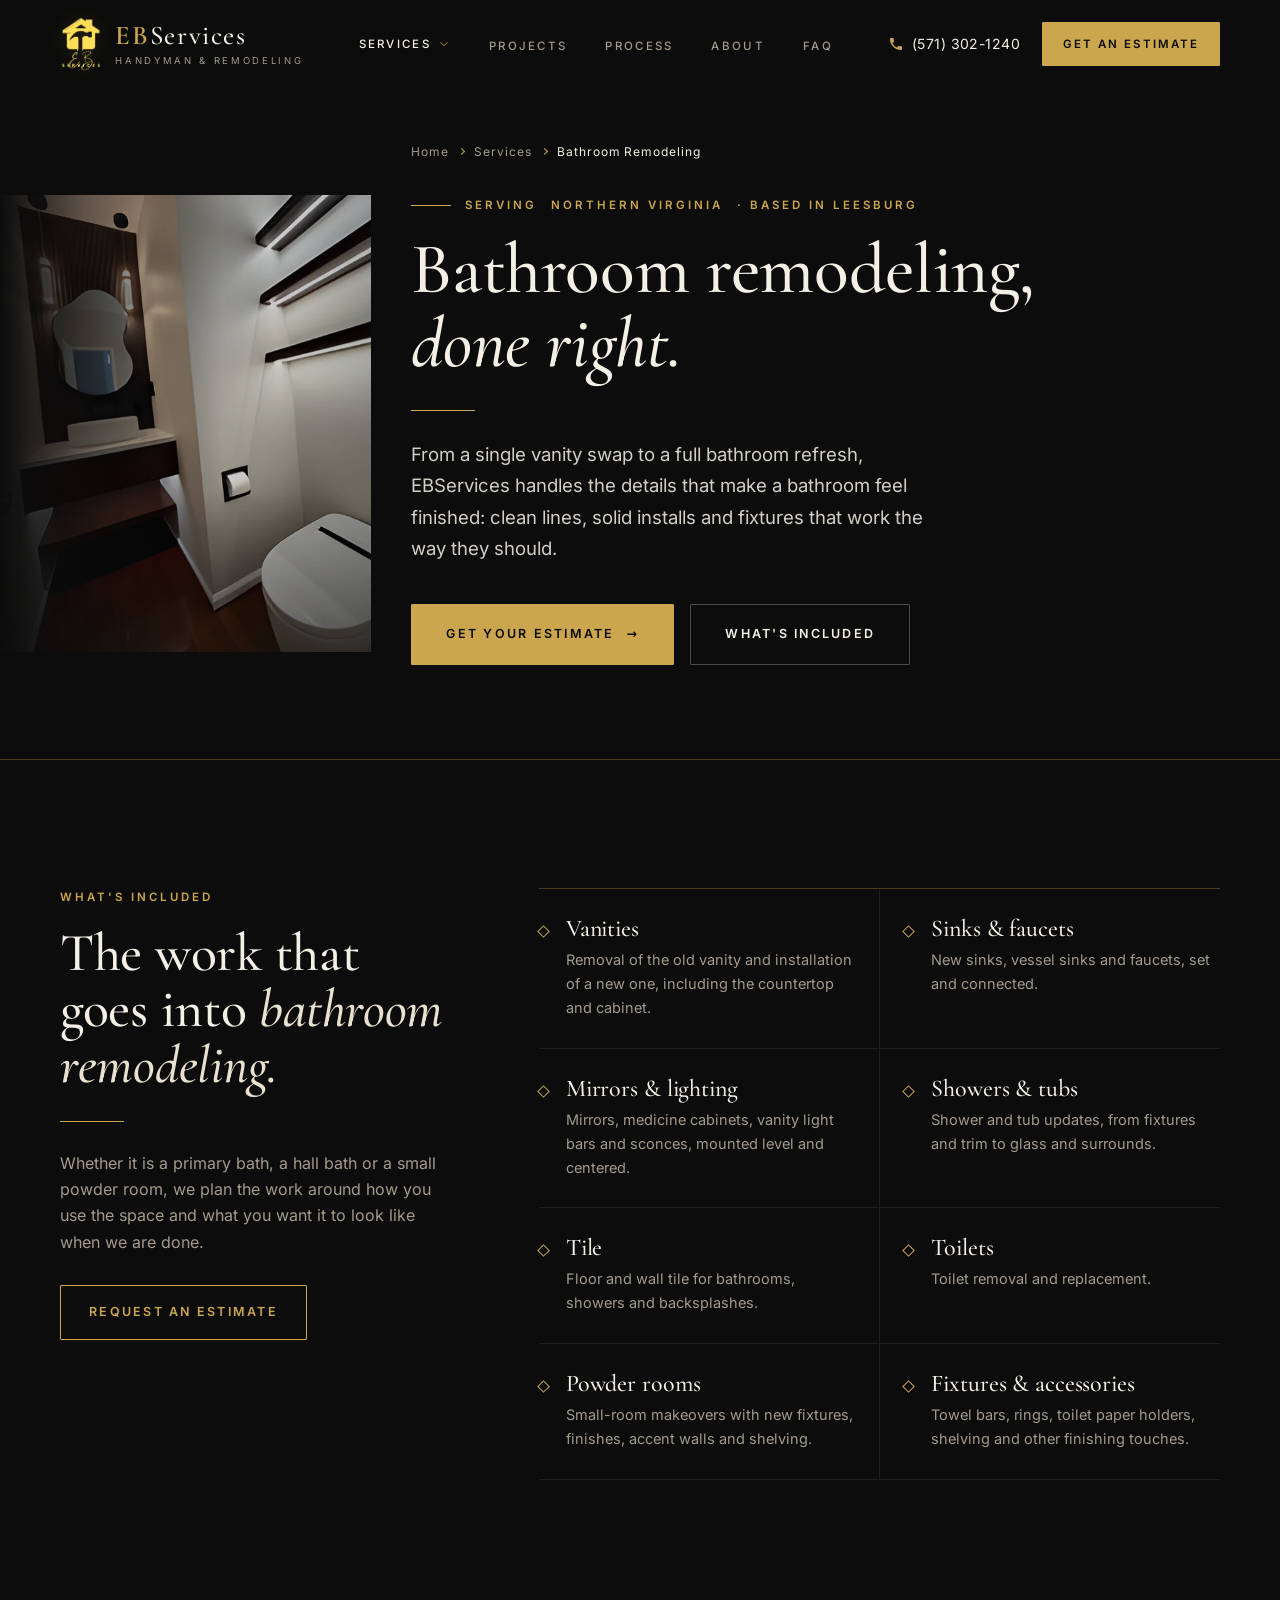
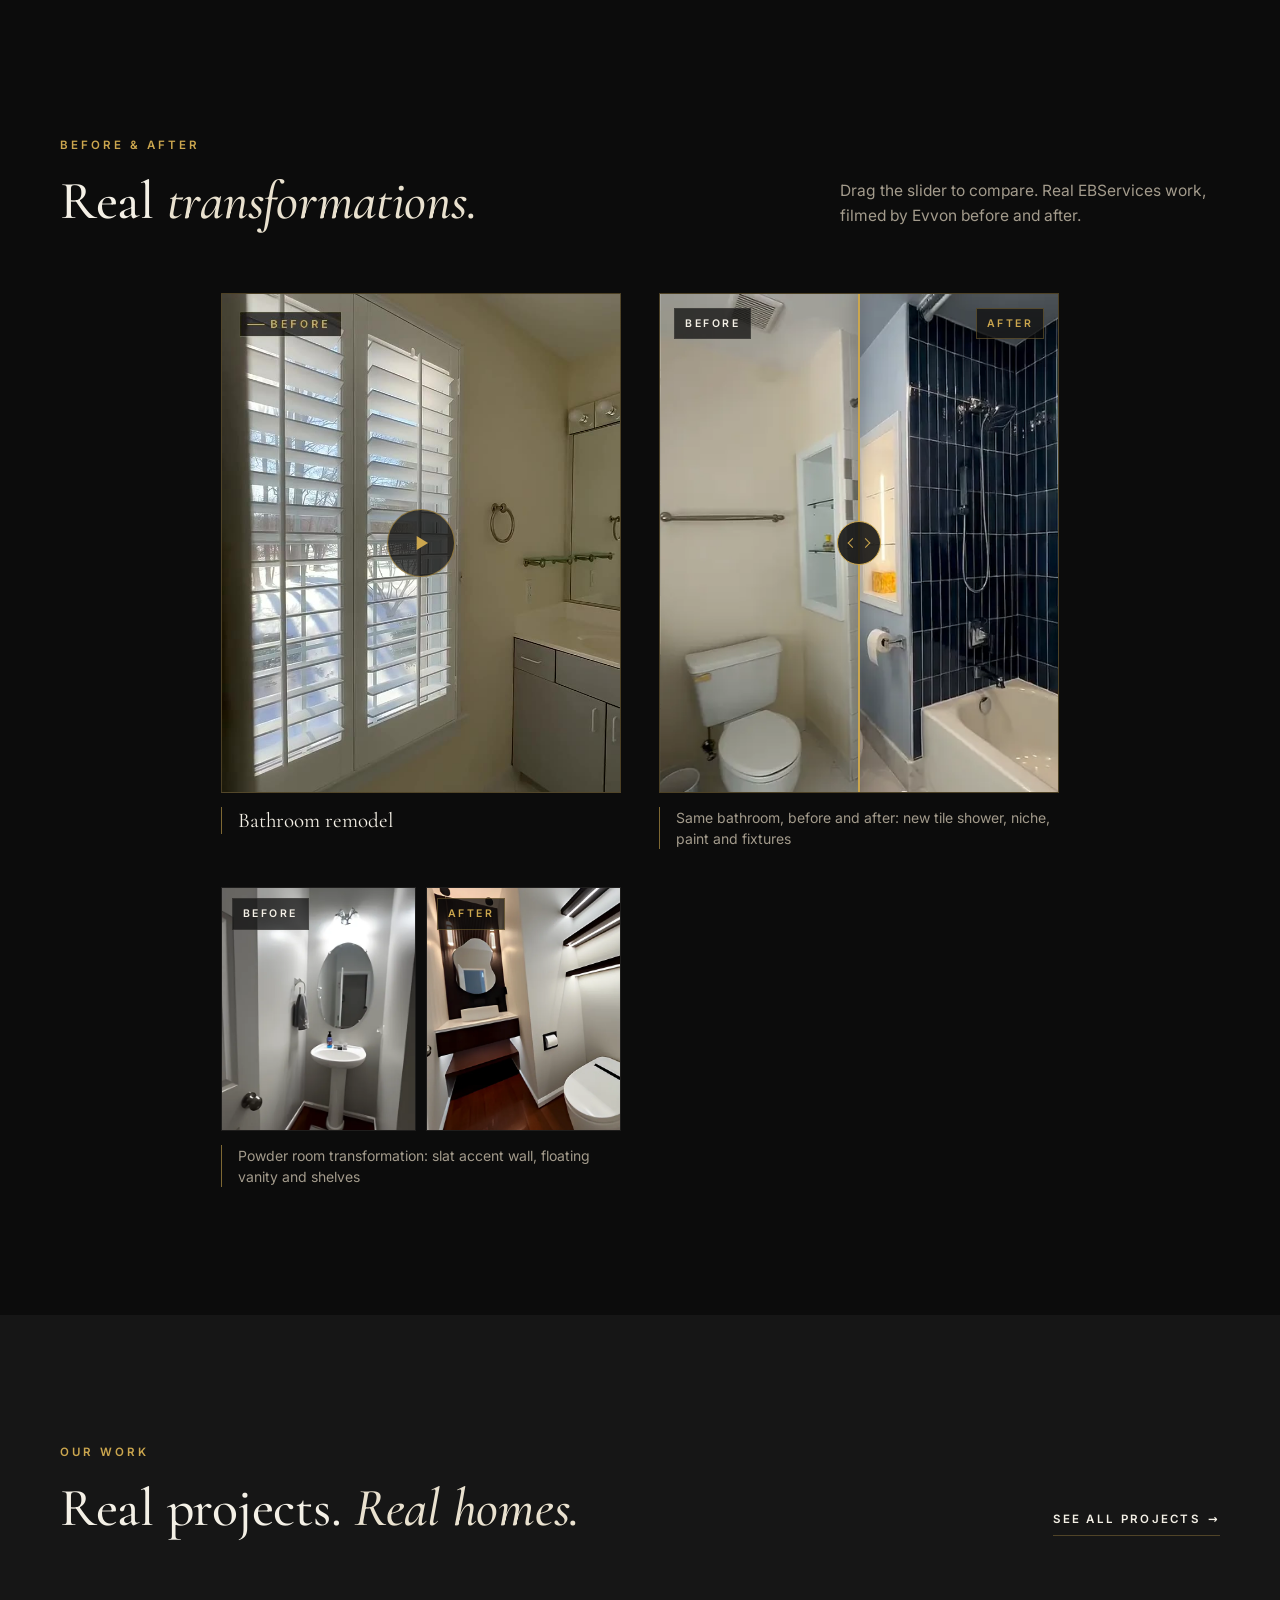
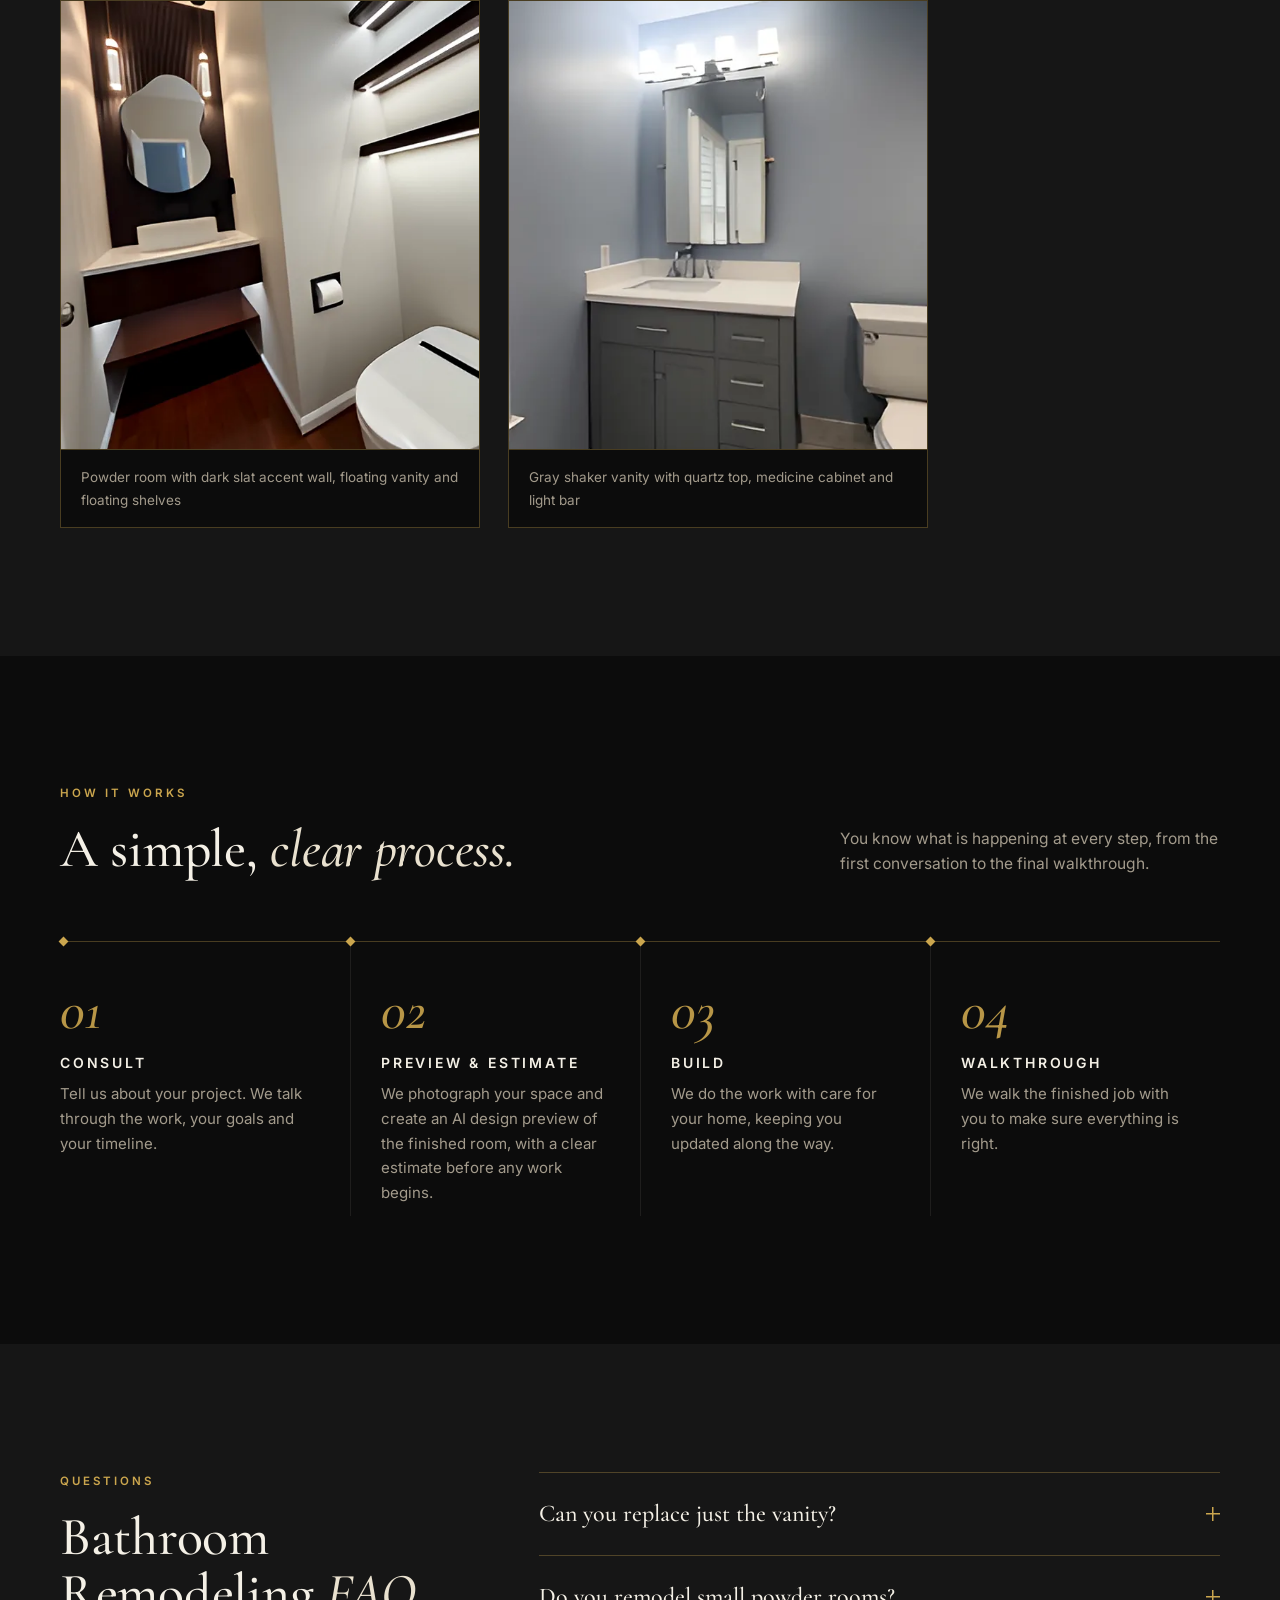
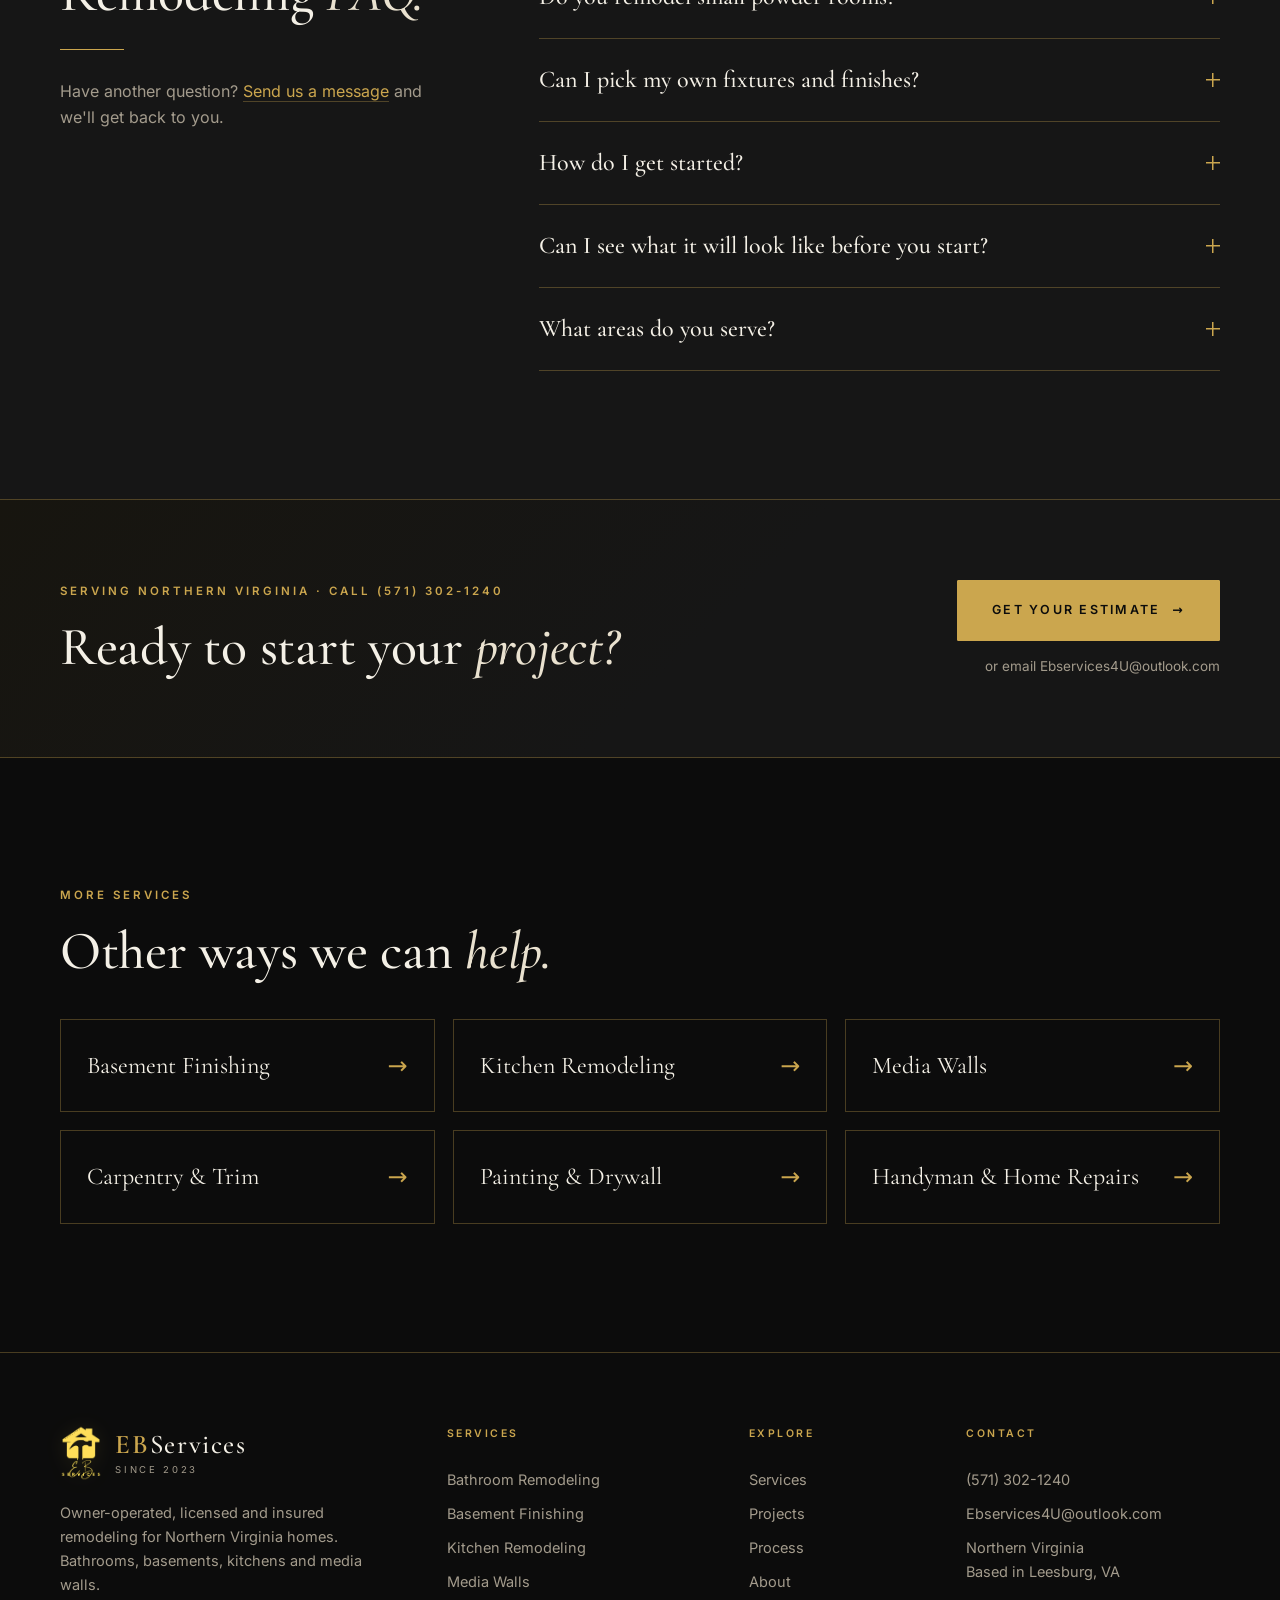
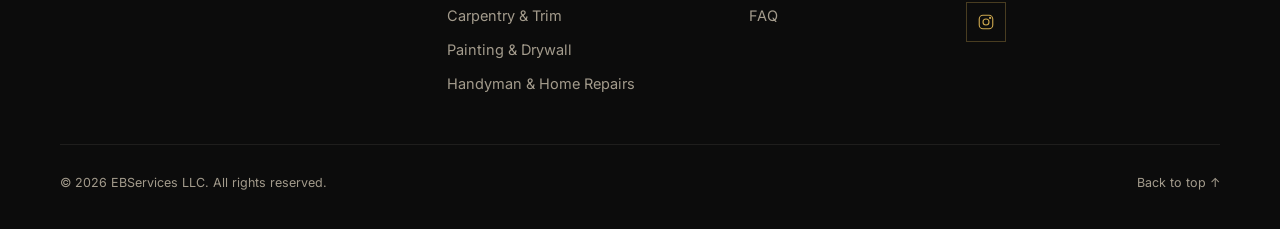
<file: bathroom-remodeling/index.html>
<!DOCTYPE html>
<html lang="en" class="no-js">
<head>
  <meta charset="utf-8">
  <meta name="viewport" content="width=device-width, initial-scale=1, viewport-fit=cover">
  <title>Bathroom Remodeling in Northern Virginia | EBServices</title>
  <meta name="description" content="Bathroom remodeling in Northern Virginia by EBServices LLC, based in Leesburg (Loudoun County): vanities, sinks and faucets, mirrors and lighting, showers and tubs, tile, toilets and powder rooms. Request an estimate.">
  <link rel="canonical" href="https://ebservices4u.com/bathroom-remodeling/">
  <meta name="theme-color" content="#0C0C0C">
  <meta name="color-scheme" content="dark">
  <meta property="og:type" content="website">
  <meta property="og:site_name" content="EBServices">
  <meta property="og:title" content="Bathroom Remodeling in Northern Virginia | EBServices">
  <meta property="og:description" content="Bathroom remodeling in Northern Virginia by EBServices LLC, based in Leesburg (Loudoun County): vanities, sinks and faucets, mirrors and lighting, showers and tubs, tile, toilets and powder rooms. Request an estimate.">
  <meta property="og:url" content="https://ebservices4u.com/bathroom-remodeling/">
  <meta property="og:image" content="https://ebservices4u.com/assets/img/og-image.jpg">
  <meta property="og:image:width" content="1200">
  <meta property="og:image:height" content="630">
  <meta name="twitter:card" content="summary_large_image">
  <meta name="twitter:title" content="Bathroom Remodeling in Northern Virginia | EBServices">
  <meta name="twitter:description" content="Bathroom remodeling in Northern Virginia by EBServices LLC, based in Leesburg (Loudoun County): vanities, sinks and faucets, mirrors and lighting, showers and tubs, tile, toilets and powder rooms. Request an estimate.">
  <meta name="twitter:image" content="https://ebservices4u.com/assets/img/og-image.jpg">
  <link rel="icon" href="/favicon.ico" sizes="any">
  <link rel="icon" type="image/png" sizes="32x32" href="/favicon-32.png">
  <link rel="apple-touch-icon" href="/apple-touch-icon.png">
  <link rel="manifest" href="/site.webmanifest">
  <link rel="preload" href="/assets/fonts/cormorant.woff2" as="font" type="font/woff2" crossorigin>
  <link rel="preload" href="/assets/fonts/inter.woff2" as="font" type="font/woff2" crossorigin>
<link rel="preload" as="image" href="/assets/img/slat-powder-room.webp" imagesrcset="/assets/img/slat-powder-room-480.webp 480w, /assets/img/slat-powder-room.webp 592w" imagesizes="(max-width: 900px) 100vw, 40vw" fetchpriority="high">
  <link rel="stylesheet" href="/css/style.css">
  <script>document.documentElement.classList.replace('no-js','js')</script>
  <script type="application/ld+json">{"@context": "https://schema.org", "@type": "Service", "name": "Bathroom Remodeling", "serviceType": "Bathroom remodeling", "url": "https://ebservices4u.com/bathroom-remodeling/", "description": "Bathroom remodeling in Northern Virginia by EBServices LLC, based in Leesburg (Loudoun County): vanities, sinks and faucets, mirrors and lighting, showers and tubs, tile, toilets and powder rooms. Request an estimate.", "provider": {"@type": "HomeAndConstructionBusiness", "@id": "https://ebservices4u.com/#business", "name": "EBServices LLC", "alternateName": "EBServices", "legalName": "EBServices LLC", "url": "https://ebservices4u.com/", "telephone": "+1-571-302-1240", "address": {"@type": "PostalAddress", "addressLocality": "Leesburg", "addressRegion": "VA", "postalCode": "20175", "addressCountry": "US"}}, "areaServed": [{"@type": "AdministrativeArea", "name": "Northern Virginia"}, {"@type": "AdministrativeArea", "name": "Loudoun County, VA"}, {"@type": "City", "name": "Leesburg, VA"}], "image": "https://ebservices4u.com/assets/img/slat-powder-room.webp", "hasOfferCatalog": {"@type": "OfferCatalog", "name": "Bathroom Remodeling", "itemListElement": [{"@type": "Offer", "itemOffered": {"@type": "Service", "name": "Vanities"}}, {"@type": "Offer", "itemOffered": {"@type": "Service", "name": "Sinks & faucets"}}, {"@type": "Offer", "itemOffered": {"@type": "Service", "name": "Mirrors & lighting"}}, {"@type": "Offer", "itemOffered": {"@type": "Service", "name": "Showers & tubs"}}, {"@type": "Offer", "itemOffered": {"@type": "Service", "name": "Tile"}}, {"@type": "Offer", "itemOffered": {"@type": "Service", "name": "Toilets"}}, {"@type": "Offer", "itemOffered": {"@type": "Service", "name": "Powder rooms"}}, {"@type": "Offer", "itemOffered": {"@type": "Service", "name": "Fixtures & accessories"}}]}}</script>
<script type="application/ld+json">{"@context": "https://schema.org", "@type": "BreadcrumbList", "itemListElement": [{"@type": "ListItem", "position": 1, "name": "Home", "item": "https://ebservices4u.com/"}, {"@type": "ListItem", "position": 2, "name": "Services", "item": "https://ebservices4u.com/#services"}, {"@type": "ListItem", "position": 3, "name": "Bathroom Remodeling", "item": "https://ebservices4u.com/bathroom-remodeling/"}]}</script>
<script type="application/ld+json">{"@context": "https://schema.org", "@type": "FAQPage", "mainEntity": [{"@type": "Question", "name": "Can you replace just the vanity?", "acceptedAnswer": {"@type": "Answer", "text": "Yes. A single vanity, sink or faucet replacement is a common job for us, and so is a full bathroom refresh."}}, {"@type": "Question", "name": "Do you remodel small powder rooms?", "acceptedAnswer": {"@type": "Answer", "text": "Yes. Powder rooms are a great place to make a big visual change in a small space, with a new vanity, mirror, lighting or an accent wall."}}, {"@type": "Question", "name": "Can I pick my own fixtures and finishes?", "acceptedAnswer": {"@type": "Answer", "text": "Yes. Tell us what you have in mind when you request an estimate, and we will talk through the options for your space."}}, {"@type": "Question", "name": "How do I get started?", "acceptedAnswer": {"@type": "Answer", "text": "Call (571) 302-1240 or send the estimate form with a few details about your bathroom. We will follow up to talk through the project."}}]}</script>
</head>
<body class="svc-page">
<a class="skip-link" href="#main">Skip to content</a>

<header class="site-header" id="site-header">
  <div class="wrap header-inner">
    <a href="/" class="brand">
      <img src="/assets/img/logo.webp" width="194" height="256" alt="" class="brand-mark">
      <span class="brand-text"><span class="brand-name">EB<span>Services</span></span><span class="brand-sub">Handyman &amp; Remodeling</span></span>
    </a>
    <nav class="main-nav" id="main-nav" aria-label="Main">
      <ul class="nav-list">
        <li class="has-sub">
          <button type="button" class="sub-toggle is-current" aria-expanded="false" aria-controls="sub-services">Services <svg class="chev" viewBox="0 0 24 24" aria-hidden="true"><path d="M6 9l6 6 6-6"/></svg></button>
          <ul class="sub" id="sub-services">
            <li class="sub-label" aria-hidden="true">Specialties</li>
            <li><a href="/bathroom-remodeling/" aria-current="page">Bathroom Remodeling</a></li><li><a href="/basement-finishing/">Basement Finishing</a></li><li><a href="/kitchen-remodeling/">Kitchen Remodeling</a></li><li><a href="/media-walls/">Media Walls</a></li>
            <li class="sub-label sub-label-2" aria-hidden="true">More services</li>
            <li><a href="/carpentry-trim/">Carpentry &amp; Trim</a></li><li><a href="/painting-drywall/">Painting &amp; Drywall</a></li><li><a href="/handyman-services/">Handyman &amp; Home Repairs</a></li>
            <li class="sub-all"><a href="/#services">All services <span aria-hidden="true">&rarr;</span></a></li>
          </ul>
        </li>
        <li><a href="/#projects">Projects</a></li>
        <li><a href="/#process">Process</a></li>
        <li><a href="/#about">About</a></li>
        <li><a href="/#faq">FAQ</a></li>
      </ul>
      <div class="mobile-nav-extra">
        <a href="/?service=bathroom#estimate" class="btn btn-gold btn-block">Get an Estimate</a>
        <a class="mobile-nav-phone" data-requires="phone" data-phone-link href="tel:+15713021240"><span data-phone>(571) 302-1240</span></a>
        <a class="mobile-nav-mail" data-email-link href="mailto:Ebservices4U@outlook.com"><span data-email>Ebservices4U@outlook.com</span></a>
      </div>
    </nav>
    <div class="header-cta">
      <a class="header-phone" data-requires="phone" data-phone-link href="tel:+15713021240"><svg viewBox="0 0 24 24" aria-hidden="true"><path d="M6.6 10.8a15.1 15.1 0 0 0 6.6 6.6l2.2-2.2a1 1 0 0 1 1-.25 11.4 11.4 0 0 0 3.6.57 1 1 0 0 1 1 1V20a1 1 0 0 1-1 1A17 17 0 0 1 3 4a1 1 0 0 1 1-1h3.5a1 1 0 0 1 1 1c0 1.25.2 2.45.57 3.57a1 1 0 0 1-.25 1z"/></svg><span data-phone>(571) 302-1240</span></a>
      <a href="/?service=bathroom#estimate" class="btn btn-gold btn-sm header-btn">Get an Estimate</a>
      <button class="menu-toggle" type="button" aria-expanded="false" aria-controls="main-nav" aria-label="Open menu"><span></span><span></span><span></span></button>
    </div>
  </div>
</header>

<main id="main">
<section class="svc-hero" aria-labelledby="svc-title">
  <div class="svc-hero-media"><img src="/assets/img/slat-powder-room.webp" srcset="/assets/img/slat-powder-room-480.webp 480w, /assets/img/slat-powder-room.webp 592w" sizes="(max-width: 900px) 100vw, 40vw" width="592" height="728" alt="" class="hero-img" fetchpriority="high"></div>
  <div class="wrap svc-hero-inner">
    <div class="svc-hero-copy">
      <nav class="breadcrumbs hero-anim" aria-label="Breadcrumb" style="--d:0ms">
        <ol><li><a href="/">Home</a></li><li><a href="/#services">Services</a></li><li aria-current="page">Bathroom Remodeling</li></ol>
      </nav>
      <p class="eyebrow eyebrow-rule hero-anim" style="--d:60ms">Serving <span data-service-area>Northern Virginia</span> <span class="hide-sm">&middot; Based in Leesburg</span></p>
      <h1 id="svc-title" class="hero-anim" style="--d:120ms">Bathroom remodeling, <em>done right.</em></h1>
      <span class="gold-rule hero-anim" style="--d:180ms"></span>
      <p class="lede hero-anim" style="--d:220ms">From a single vanity swap to a full bathroom refresh, EBServices handles the details that make a bathroom feel finished: clean lines, solid installs and fixtures that work the way they should.</p>
      <div class="hero-actions hero-anim" style="--d:280ms">
        <a href="/?service=bathroom#estimate" class="btn btn-gold btn-lg">Get Your Estimate <span class="arr" aria-hidden="true">&rarr;</span></a>
        <a href="#included" class="btn btn-ghost btn-lg">What's Included</a>
      </div>
    </div>
  </div>
</section>

<section class="section" id="included" aria-labelledby="inc-title">
  <div class="wrap inc-grid-wrap">
    <div class="inc-head reveal">
      <p class="eyebrow">What's included</p>
      <h2 id="inc-title">The work that goes into <em>bathroom remodeling.</em></h2>
      <span class="gold-rule"></span>
      <p class="muted">Whether it is a primary bath, a hall bath or a small powder room, we plan the work around how you use the space and what you want it to look like when we are done.</p>
      <a href="/?service=bathroom#estimate" class="btn btn-outline">Request an Estimate</a>
    </div>
    <ul class="inc-list">
        <li class="inc-item reveal" style="--d:0ms"><span class="inc-mark" aria-hidden="true"></span><div><h3>Vanities</h3><p>Removal of the old vanity and installation of a new one, including the countertop and cabinet.</p></div></li>
        <li class="inc-item reveal" style="--d:60ms"><span class="inc-mark" aria-hidden="true"></span><div><h3>Sinks &amp; faucets</h3><p>New sinks, vessel sinks and faucets, set and connected.</p></div></li>
        <li class="inc-item reveal" style="--d:120ms"><span class="inc-mark" aria-hidden="true"></span><div><h3>Mirrors &amp; lighting</h3><p>Mirrors, medicine cabinets, vanity light bars and sconces, mounted level and centered.</p></div></li>
        <li class="inc-item reveal" style="--d:180ms"><span class="inc-mark" aria-hidden="true"></span><div><h3>Showers &amp; tubs</h3><p>Shower and tub updates, from fixtures and trim to glass and surrounds.</p></div></li>
        <li class="inc-item reveal" style="--d:0ms"><span class="inc-mark" aria-hidden="true"></span><div><h3>Tile</h3><p>Floor and wall tile for bathrooms, showers and backsplashes.</p></div></li>
        <li class="inc-item reveal" style="--d:60ms"><span class="inc-mark" aria-hidden="true"></span><div><h3>Toilets</h3><p>Toilet removal and replacement.</p></div></li>
        <li class="inc-item reveal" style="--d:120ms"><span class="inc-mark" aria-hidden="true"></span><div><h3>Powder rooms</h3><p>Small-room makeovers with new fixtures, finishes, accent walls and shelving.</p></div></li>
        <li class="inc-item reveal" style="--d:180ms"><span class="inc-mark" aria-hidden="true"></span><div><h3>Fixtures &amp; accessories</h3><p>Towel bars, rings, toilet paper holders, shelving and other finishing touches.</p></div></li>
    </ul>
  </div>
</section>

<section class="section ba-section" id="before-after" aria-labelledby="ba-title">
  <div class="wrap">
    <div class="section-head reveal">
      <div>
        <p class="eyebrow">Before &amp; after</p>
        <h2 id="ba-title">Real <em>transformations.</em></h2>
      </div>
      <p class="section-intro">Drag the slider to compare. Real EBServices work, filmed by Evvon before and after.</p>
    </div>
    <div class="ba-grid">
        <figure class="ba-video">
          <div class="ba-frame is-paused">
            <img class="ba-poster" src="/assets/video/bathroom-poster.jpg" width="720" height="900" alt="Before and after video of a full bathroom remodel by EBServices" loading="lazy" decoding="async">
            <video muted loop playsinline webkit-playsinline disablepictureinpicture preload="none" width="720" height="900" poster="/assets/video/bathroom-poster.jpg" data-src="/assets/video/bathroom.mp4?v=2" aria-hidden="true" tabindex="-1"></video>
            <button type="button" class="ba-play" aria-label="Play video" aria-pressed="false"><svg class="i-play" viewBox="0 0 24 24" aria-hidden="true"><path d="M8 5.5v13l10.5-6.5z"/></svg><svg class="i-pause" viewBox="0 0 24 24" aria-hidden="true"><path d="M8 5h3v14H8zM13 5h3v14h-3z"/></svg></button>
          </div>
          <figcaption>Bathroom remodel</figcaption>
        </figure>
        <figure class="ba-slider-wrap reveal">
          <div class="ba-slider" style="--pos:50%">
            <img src="/assets/img/bath-after-toilet.webp" srcset="/assets/img/bath-after-toilet-480.webp 480w, /assets/img/bath-after-toilet.webp 720w" sizes="(max-width: 900px) 92vw, 440px" width="720" height="900" alt="The same bathroom after the remodel, with navy tile shower, lit niche and blue walls" loading="lazy" decoding="async">
            <div class="ba-before" aria-hidden="true"><img src="/assets/img/bath-before-shower.webp" srcset="/assets/img/bath-before-shower-480.webp 480w, /assets/img/bath-before-shower.webp 720w" sizes="(max-width: 900px) 92vw, 440px" width="720" height="900" alt="Bathroom before the remodel, with a white shower curtain and beige walls" loading="lazy" decoding="async"></div>
            <span class="ba-tag ba-tag-b" aria-hidden="true">Before</span><span class="ba-tag ba-tag-a" aria-hidden="true">After</span>
            <span class="ba-handle" aria-hidden="true"><span></span></span>
            <input class="ba-range" type="range" min="0" max="100" value="50" aria-label="Drag to compare before and after">
          </div>
          <figcaption>Same bathroom, before and after: new tile shower, niche, paint and fixtures</figcaption>
        </figure>
        <figure class="ba-pair reveal">
          <div class="ba-pair-grid">
            <div class="ba-pair-item"><img src="/assets/img/powder-room.webp" srcset="/assets/img/powder-room-480.webp 480w, /assets/img/powder-room.webp 708w" sizes="(max-width: 900px) 46vw, 220px" width="708" height="1168" alt="Powder room before: pedestal sink, oval mirror and wall sconce" loading="lazy" decoding="async"><span class="ba-tag">Before</span></div>
            <div class="ba-pair-item"><img src="/assets/img/slat-powder-room.webp" srcset="/assets/img/slat-powder-room-480.webp 480w, /assets/img/slat-powder-room.webp 592w" sizes="(max-width: 900px) 46vw, 220px" width="592" height="728" alt="The same powder room after: dark slat accent wall, floating vanity and lit floating shelves" loading="lazy" decoding="async"><span class="ba-tag ba-tag-gold">After</span></div>
          </div>
          <figcaption>Powder room transformation: slat accent wall, floating vanity and shelves</figcaption>
        </figure>
    </div>
  </div>
</section>

<section class="section section-alt" id="work" aria-labelledby="work-title">
  <div class="wrap">
    <div class="section-head reveal">
      <div>
        <p class="eyebrow">Our work</p>
        <h2 id="work-title">Real projects. <em>Real homes.</em></h2>
      </div>
      <a class="text-link" href="/#projects">See all projects <span aria-hidden="true">&rarr;</span></a>
    </div>
    <div class="svc-photos count-2">
        <figure class="svc-photo reveal" style="--d:0ms">
          <button type="button" class="project-open" data-gallery data-index="0" data-full="/assets/img/slat-powder-room.webp" data-title="Powder room with dark slat accent wall, floating vanity and floating shelves" data-alt="Powder room with dark slat accent wall, floating vanity and floating shelves" aria-label="View larger photo: Powder room with dark slat accent wall, floating vanity and floating shelves">
            <span class="project-img"><img src="/assets/img/slat-powder-room.webp" srcset="/assets/img/slat-powder-room-480.webp 480w, /assets/img/slat-powder-room.webp 592w" sizes="(max-width: 640px) 90vw, 380px" width="592" height="728" alt="Powder room with dark slat accent wall, floating vanity and floating shelves" loading="lazy" decoding="async"><span class="zoom" aria-hidden="true"><svg viewBox="0 0 24 24"><circle cx="11" cy="11" r="6.5"/><path d="M16 16l4.5 4.5M11 8v6M8 11h6"/></svg></span></span>
          </button>
          <figcaption>Powder room with dark slat accent wall, floating vanity and floating shelves</figcaption>
        </figure>
        <figure class="svc-photo reveal" style="--d:80ms">
          <button type="button" class="project-open" data-gallery data-index="1" data-full="/assets/img/gray-vanity.webp" data-title="Gray shaker vanity with quartz top, medicine cabinet and light bar" data-alt="Gray shaker vanity with quartz top, medicine cabinet and light bar" aria-label="View larger photo: Gray shaker vanity with quartz top, medicine cabinet and light bar">
            <span class="project-img"><img src="/assets/img/gray-vanity.webp" srcset="/assets/img/gray-vanity-480.webp 480w, /assets/img/gray-vanity.webp 592w" sizes="(max-width: 640px) 90vw, 380px" width="592" height="672" alt="Gray shaker vanity with quartz top, medicine cabinet and light bar" loading="lazy" decoding="async"><span class="zoom" aria-hidden="true"><svg viewBox="0 0 24 24"><circle cx="11" cy="11" r="6.5"/><path d="M16 16l4.5 4.5M11 8v6M8 11h6"/></svg></span></span>
          </button>
          <figcaption>Gray shaker vanity with quartz top, medicine cabinet and light bar</figcaption>
        </figure>
    </div>
  </div>
</section>

<section class="section" id="process" aria-labelledby="process-title">
  <div class="wrap">
    <div class="section-head reveal">
      <div>
        <p class="eyebrow">How it works</p>
        <h2 id="process-title">A simple, <em>clear process.</em></h2>
      </div>
      <p class="section-intro">You know what is happening at every step, from the first conversation to the final walkthrough.</p>
    </div>
    <ol class="process-grid">
      <li class="step reveal"><span class="step-num">01</span><h3>Consult</h3><p>Tell us about your project. We talk through the work, your goals and your timeline.</p></li>
      <li class="step reveal" style="--d:90ms"><span class="step-num">02</span><h3>Preview &amp; estimate</h3><p>We photograph your space and create an AI design preview of the finished room, with a clear estimate before any work begins.</p></li>
      <li class="step reveal" style="--d:180ms"><span class="step-num">03</span><h3>Build</h3><p>We do the work with care for your home, keeping you updated along the way.</p></li>
      <li class="step reveal" style="--d:270ms"><span class="step-num">04</span><h3>Walkthrough</h3><p>We walk the finished job with you to make sure everything is right.</p></li>
    </ol>
  </div>
</section>

<section class="section section-alt" id="faq" aria-labelledby="faq-title">
  <div class="wrap faq-grid">
    <div class="reveal">
      <p class="eyebrow">Questions</p>
      <h2 id="faq-title">Bathroom Remodeling <em>FAQ.</em></h2>
      <span class="gold-rule"></span>
      <p class="muted">Have another question? <a class="inline-link" href="/?service=bathroom#estimate">Send us a message</a> and we'll get back to you.</p>
    </div>
    <div class="faq-list reveal" style="--d:100ms">
      <details><summary>Can you replace just the vanity?</summary><div class="faq-a"><p>Yes. A single vanity, sink or faucet replacement is a common job for us, and so is a full bathroom refresh.</p></div></details>
      <details><summary>Do you remodel small powder rooms?</summary><div class="faq-a"><p>Yes. Powder rooms are a great place to make a big visual change in a small space, with a new vanity, mirror, lighting or an accent wall.</p></div></details>
      <details><summary>Can I pick my own fixtures and finishes?</summary><div class="faq-a"><p>Yes. Tell us what you have in mind when you request an estimate, and we will talk through the options for your space.</p></div></details>
      <details><summary>How do I get started?</summary><div class="faq-a"><p>Call (571) 302-1240 or send the estimate form with a few details about your bathroom. We will follow up to talk through the project.</p></div></details>
      <details><summary>Can I see what it will look like before you start?</summary><div class="faq-a"><p>Yes. Evvon photographs your actual space and uses AI to create photorealistic previews of the finished room, so you can see the design before work begins. Previews are for visualization, and the final result may vary slightly.</p></div></details>
      <details><summary>What areas do you serve?</summary><div class="faq-a"><p>EBServices LLC is based in Leesburg and serves homeowners across Loudoun County and <span data-service-area>Northern Virginia</span>.</p></div></details>
    </div>
  </div>
</section>

<section class="cta-band" aria-labelledby="cta-title">
  <div class="wrap cta-inner reveal">
    <div>
      <p class="eyebrow">Serving <span data-service-area>Northern Virginia</span> &middot; Call <a data-phone-link href="tel:+15713021240"><span data-phone>(571) 302-1240</span></a></p>
      <h2 id="cta-title">Ready to start your <em>project?</em></h2>
    </div>
    <div class="cta-actions">
      <a href="/?service=bathroom#estimate" class="btn btn-gold btn-lg">Get Your Estimate <span class="arr" aria-hidden="true">&rarr;</span></a>
      <a class="cta-mail" data-email-link href="mailto:Ebservices4U@outlook.com">or email <span data-email>Ebservices4U@outlook.com</span></a>
    </div>
  </div>
</section>

<section class="section other-services" aria-labelledby="other-title">
  <div class="wrap">
    <p class="eyebrow reveal">More services</p>
    <h2 id="other-title" class="reveal">Other ways we can <em>help.</em></h2>
    <div class="other-grid reveal">
        <a class="other-svc" href="/basement-finishing/"><span>Basement Finishing</span><span class="arr" aria-hidden="true">&rarr;</span></a>
        <a class="other-svc" href="/kitchen-remodeling/"><span>Kitchen Remodeling</span><span class="arr" aria-hidden="true">&rarr;</span></a>
        <a class="other-svc" href="/media-walls/"><span>Media Walls</span><span class="arr" aria-hidden="true">&rarr;</span></a>
        <a class="other-svc" href="/carpentry-trim/"><span>Carpentry &amp; Trim</span><span class="arr" aria-hidden="true">&rarr;</span></a>
        <a class="other-svc" href="/painting-drywall/"><span>Painting &amp; Drywall</span><span class="arr" aria-hidden="true">&rarr;</span></a>
        <a class="other-svc" href="/handyman-services/"><span>Handyman &amp; Home Repairs</span><span class="arr" aria-hidden="true">&rarr;</span></a>
    </div>
  </div>
</section>
</main>

<footer class="site-footer">
  <div class="wrap">
    <div class="footer-top">
      <div class="footer-brand">
        <a href="/" class="brand">
          <img src="/assets/img/logo.webp" width="194" height="256" alt="" class="brand-mark" loading="lazy">
          <span class="brand-text"><span class="brand-name">EB<span>Services</span></span><span class="brand-sub">Since <span data-founded>2023</span></span></span>
        </a>
        <p class="muted">Owner-operated, licensed and insured remodeling for Northern Virginia homes. Bathrooms, basements, kitchens and media walls.</p>
      </div>
      <nav class="footer-nav" aria-label="Services">
        <p class="footer-h">Services</p>
        <a href="/bathroom-remodeling/">Bathroom Remodeling</a><a href="/basement-finishing/">Basement Finishing</a><a href="/kitchen-remodeling/">Kitchen Remodeling</a><a href="/media-walls/">Media Walls</a><a href="/carpentry-trim/">Carpentry &amp; Trim</a><a href="/painting-drywall/">Painting &amp; Drywall</a><a href="/handyman-services/">Handyman &amp; Home Repairs</a>
      </nav>
      <nav class="footer-nav" aria-label="Footer">
        <p class="footer-h">Explore</p>
        <a href="/#services">Services</a><a href="/#projects">Projects</a><a href="/#process">Process</a><a href="/#about">About</a><a href="/#faq">FAQ</a>
      </nav>
      <div class="footer-contact">
        <p class="footer-h">Contact</p>
        <a data-requires="phone" data-phone-link href="tel:+15713021240"><span data-phone>(571) 302-1240</span></a>
        <a data-email-link href="mailto:Ebservices4U@outlook.com"><span data-email>Ebservices4U@outlook.com</span></a>
        <p data-requires="serviceArea"><span data-service-area>Northern Virginia</span><br>Based in Leesburg, VA</p>
        <div class="socials">
          <a data-social="instagram" href="https://www.instagram.com/ebservices2u" target="_blank" rel="noopener" aria-label="EBServices on Instagram"><svg viewBox="0 0 24 24" aria-hidden="true"><rect x="3" y="3" width="18" height="18" rx="5"/><circle cx="12" cy="12" r="4"/><circle cx="17.5" cy="6.5" r=".8"/></svg></a>
          <a data-social="facebook" href="/#" target="_blank" rel="noopener" aria-label="EBServices on Facebook" hidden><svg viewBox="0 0 24 24" aria-hidden="true"><path d="M14 8h3V4h-3a4 4 0 0 0-4 4v2H7v4h3v7h4v-7h3l1-4h-4V8z"/></svg></a>
          <a data-social="google" href="/#" target="_blank" rel="noopener" aria-label="EBServices on Google" hidden><svg viewBox="0 0 24 24" aria-hidden="true"><path d="M20 12.2c0-.6 0-1.1-.1-1.7H12v3.3h4.5a4 4 0 0 1-1.7 2.6v2.1h2.8c1.6-1.5 2.4-3.7 2.4-6.3z"/><path d="M12 21c2.3 0 4.3-.8 5.6-2.1l-2.8-2.1c-.8.5-1.7.8-2.8.8-2.2 0-4-1.5-4.7-3.4H4.4v2.2A9 9 0 0 0 12 21z"/><path d="M7.3 14.2a5.4 5.4 0 0 1 0-3.4V8.6H4.4a9 9 0 0 0 0 7.8z"/><path d="M12 6.6c1.2 0 2.4.4 3.3 1.3l2.4-2.4A9 9 0 0 0 4.4 8.6l2.9 2.2C8 8.9 9.8 6.6 12 6.6z"/></svg></a>
        </div>
      </div>
    </div>
    <div class="footer-bottom">
      <p>&copy; <span data-year>2026</span> <span data-legal-name>EBServices LLC</span>. All rights reserved.</p>
      <a href="#main" class="to-top">Back to top <span aria-hidden="true">&uarr;</span></a>
    </div>
  </div>
</footer>

<div class="mobile-bar" role="navigation" aria-label="Quick actions">
  <a class="mb-call" data-phone-link data-call-fallback href="tel:+15713021240"><svg viewBox="0 0 24 24" aria-hidden="true"><path d="M6.6 10.8a15.1 15.1 0 0 0 6.6 6.6l2.2-2.2a1 1 0 0 1 1-.25 11.4 11.4 0 0 0 3.6.57 1 1 0 0 1 1 1V20a1 1 0 0 1-1 1A17 17 0 0 1 3 4a1 1 0 0 1 1-1h3.5a1 1 0 0 1 1 1c0 1.25.2 2.45.57 3.57a1 1 0 0 1-.25 1z"/></svg><span data-call-label>Call Now</span></a>
  <a class="mb-est" href="/?service=bathroom#estimate"><svg viewBox="0 0 24 24" aria-hidden="true"><path d="M14 3H6a1 1 0 0 0-1 1v16a1 1 0 0 0 1 1h12a1 1 0 0 0 1-1V8z"/><path d="M14 3v5h5M8 13h8M8 17h5"/></svg><span>Get Estimate</span></a>
</div>

<dialog class="lightbox" id="lightbox" aria-label="Project photos">
  <div class="lb-inner">
    <figure class="lb-figure"><img class="lb-img" alt=""><figcaption class="lb-cap"><span class="lb-title"></span><span class="lb-count"></span></figcaption></figure>
    <button type="button" class="lb-btn lb-prev" aria-label="Previous photo"><svg viewBox="0 0 24 24" aria-hidden="true"><path d="M15 5l-7 7 7 7"/></svg></button>
    <button type="button" class="lb-btn lb-next" aria-label="Next photo"><svg viewBox="0 0 24 24" aria-hidden="true"><path d="M9 5l7 7-7 7"/></svg></button>
    <button type="button" class="lb-btn lb-close" aria-label="Close gallery"><svg viewBox="0 0 24 24" aria-hidden="true"><path d="M6 6l12 12M18 6L6 18"/></svg></button>
  </div>
</dialog>

<script src="/js/config.js"></script>
<script src="/js/main.js" defer></script>
</body>
</html>
</file>
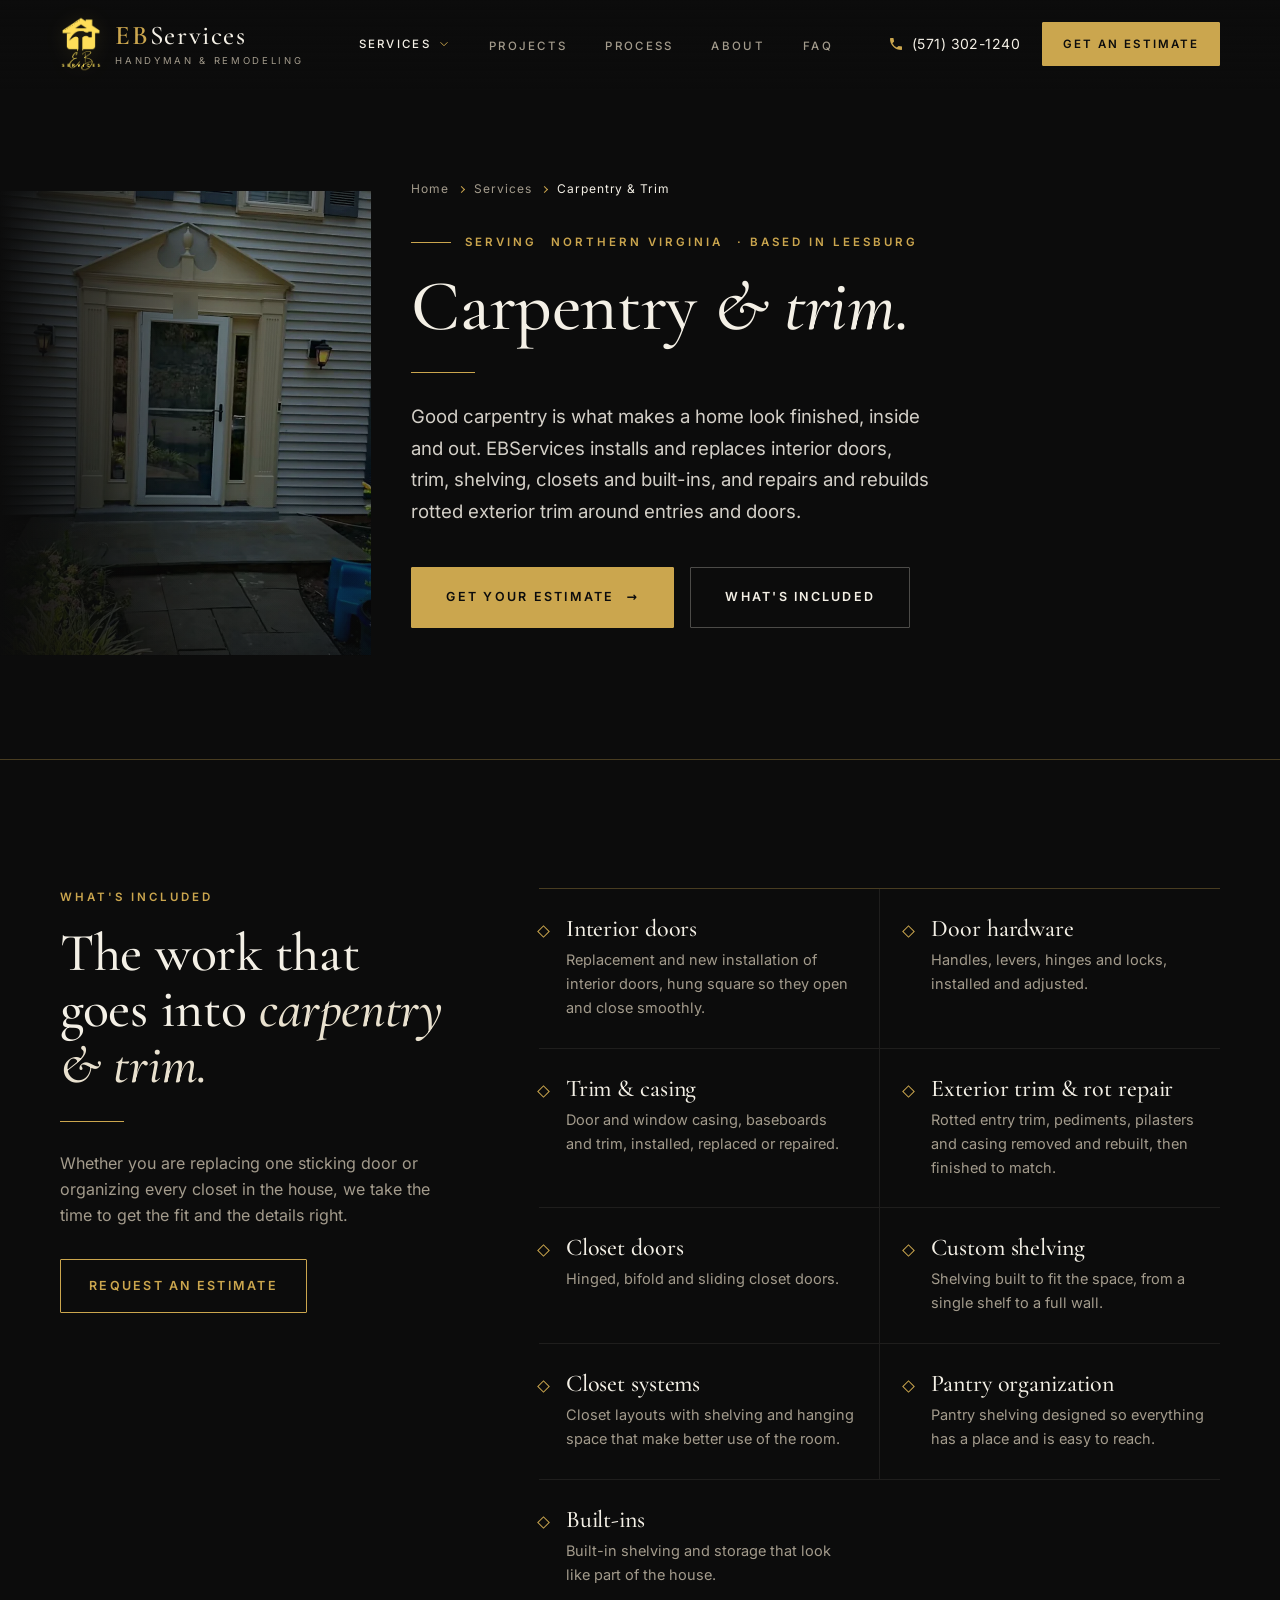
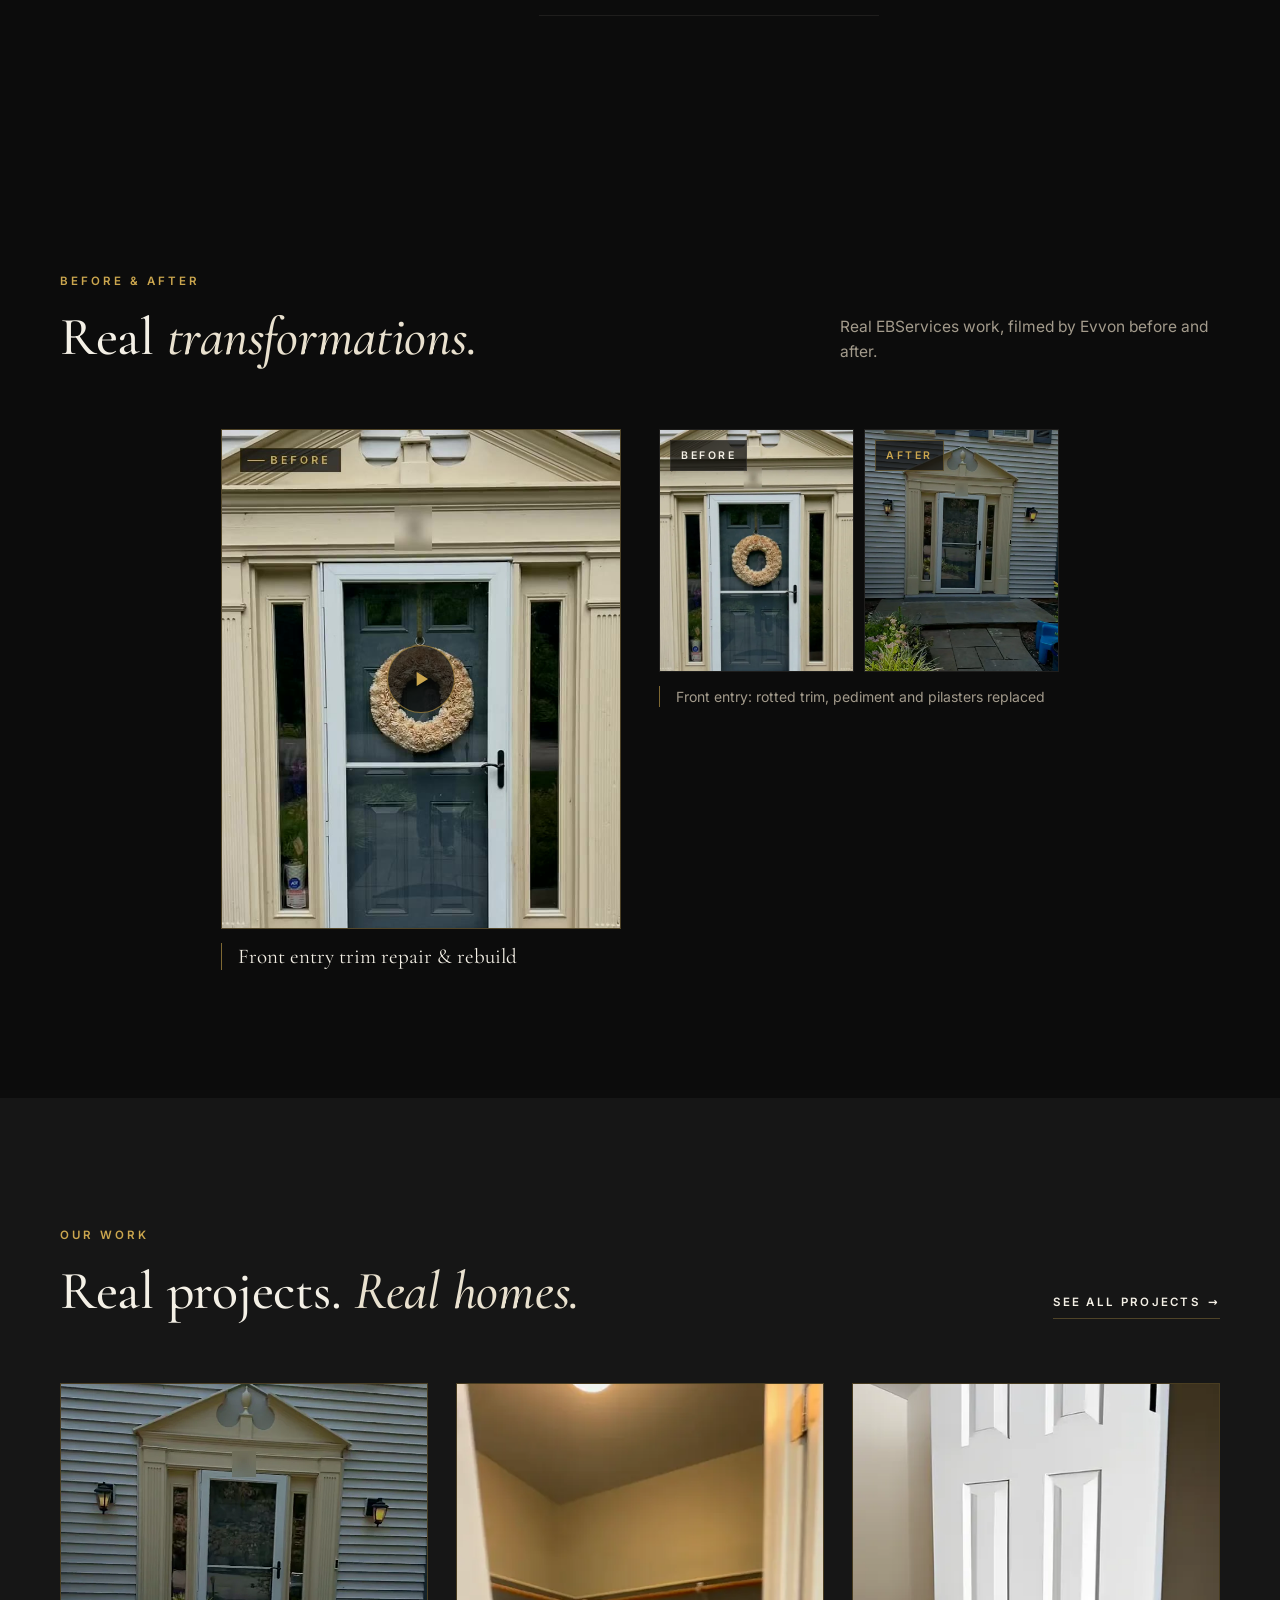
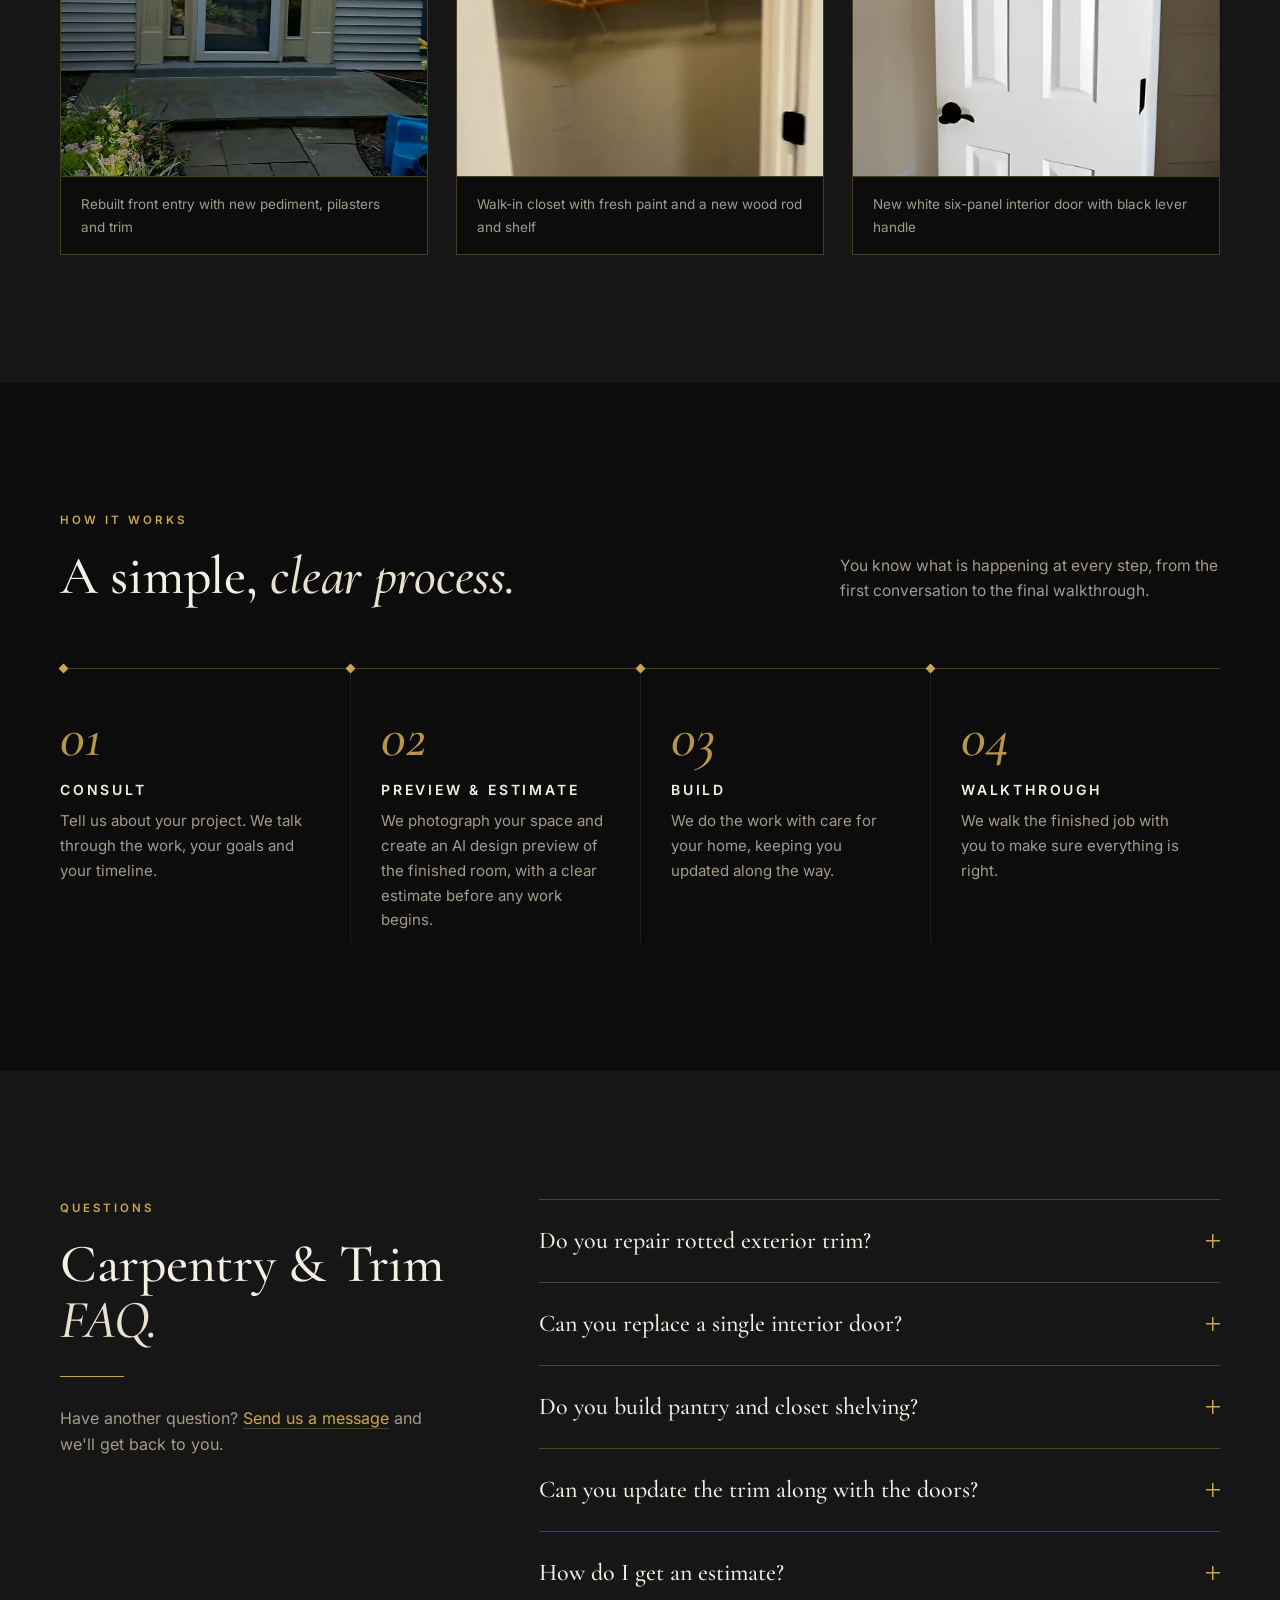
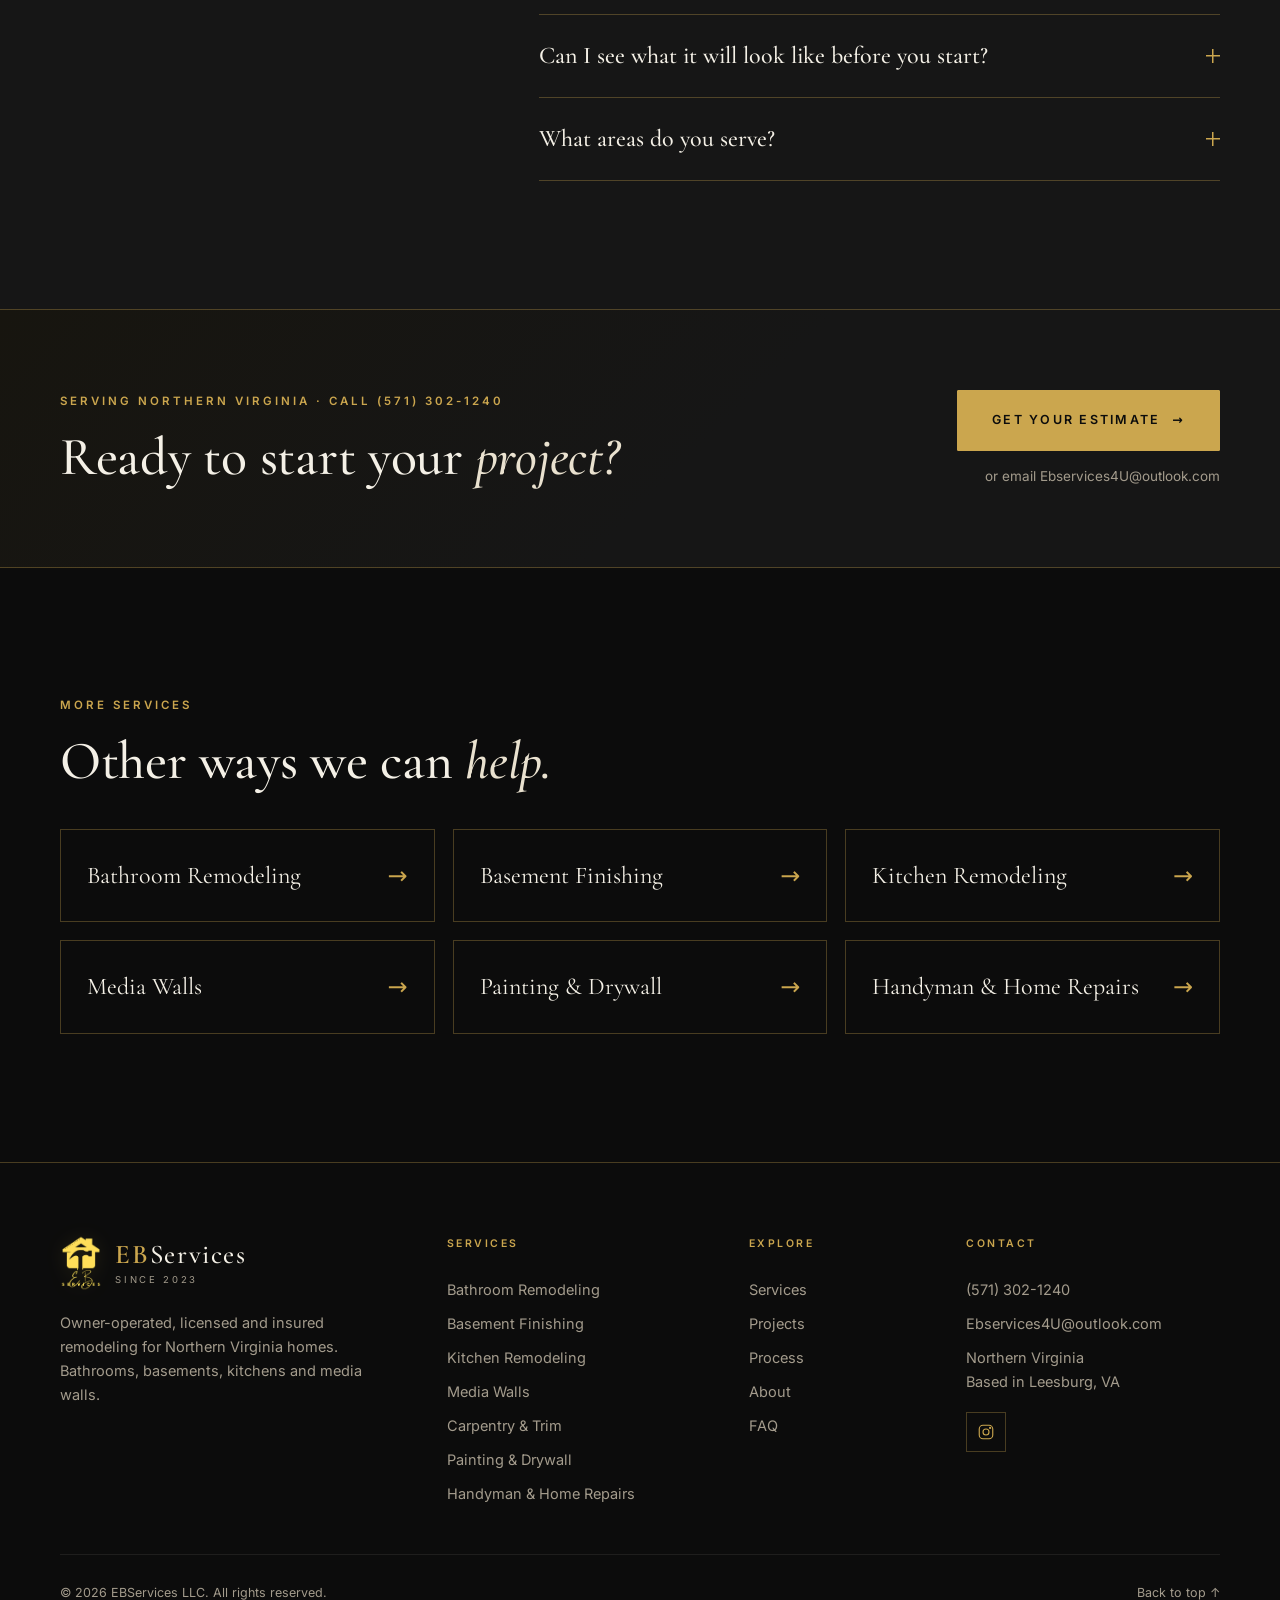
<file: carpentry-trim/index.html>
<!DOCTYPE html>
<html lang="en" class="no-js">
<head>
  <meta charset="utf-8">
  <meta name="viewport" content="width=device-width, initial-scale=1, viewport-fit=cover">
  <title>Carpentry &amp; Trim, Interior and Exterior, in Northern Virginia | EBServices</title>
  <meta name="description" content="Carpentry and trim work in Northern Virginia by EBServices LLC, based in Leesburg (Loudoun County): interior doors, trim and casing, shelving, closets and built-ins, plus exterior trim and rot repair. Call (571) 302-1240.">
  <link rel="canonical" href="https://ebservices4u.com/carpentry-trim/">
  <meta name="theme-color" content="#0C0C0C">
  <meta name="color-scheme" content="dark">
  <meta property="og:type" content="website">
  <meta property="og:site_name" content="EBServices">
  <meta property="og:title" content="Carpentry &amp; Trim, Interior and Exterior, in Northern Virginia | EBServices">
  <meta property="og:description" content="Carpentry and trim work in Northern Virginia by EBServices LLC, based in Leesburg (Loudoun County): interior doors, trim and casing, shelving, closets and built-ins, plus exterior trim and rot repair. Call (571) 302-1240.">
  <meta property="og:url" content="https://ebservices4u.com/carpentry-trim/">
  <meta property="og:image" content="https://ebservices4u.com/assets/img/og-image.jpg">
  <meta property="og:image:width" content="1200">
  <meta property="og:image:height" content="630">
  <meta name="twitter:card" content="summary_large_image">
  <meta name="twitter:title" content="Carpentry &amp; Trim, Interior and Exterior, in Northern Virginia | EBServices">
  <meta name="twitter:description" content="Carpentry and trim work in Northern Virginia by EBServices LLC, based in Leesburg (Loudoun County): interior doors, trim and casing, shelving, closets and built-ins, plus exterior trim and rot repair. Call (571) 302-1240.">
  <meta name="twitter:image" content="https://ebservices4u.com/assets/img/og-image.jpg">
  <link rel="icon" href="/favicon.ico" sizes="any">
  <link rel="icon" type="image/png" sizes="32x32" href="/favicon-32.png">
  <link rel="apple-touch-icon" href="/apple-touch-icon.png">
  <link rel="manifest" href="/site.webmanifest">
  <link rel="preload" href="/assets/fonts/cormorant.woff2" as="font" type="font/woff2" crossorigin>
  <link rel="preload" href="/assets/fonts/inter.woff2" as="font" type="font/woff2" crossorigin>
<link rel="preload" as="image" href="/assets/img/entry-after.webp" imagesrcset="/assets/img/entry-after-480.webp 480w, /assets/img/entry-after.webp 720w" imagesizes="(max-width: 900px) 100vw, 40vw" fetchpriority="high">
  <link rel="stylesheet" href="/css/style.css">
  <script>document.documentElement.classList.replace('no-js','js')</script>
  <script type="application/ld+json">{"@context": "https://schema.org", "@type": "Service", "name": "Carpentry & Trim", "serviceType": "Interior and exterior carpentry and trim", "url": "https://ebservices4u.com/carpentry-trim/", "description": "Carpentry and trim work in Northern Virginia by EBServices LLC, based in Leesburg (Loudoun County): interior doors, trim and casing, shelving, closets and built-ins, plus exterior trim and rot repair. Call (571) 302-1240.", "provider": {"@type": "HomeAndConstructionBusiness", "@id": "https://ebservices4u.com/#business", "name": "EBServices LLC", "alternateName": "EBServices", "legalName": "EBServices LLC", "url": "https://ebservices4u.com/", "telephone": "+1-571-302-1240", "address": {"@type": "PostalAddress", "addressLocality": "Leesburg", "addressRegion": "VA", "postalCode": "20175", "addressCountry": "US"}}, "areaServed": [{"@type": "AdministrativeArea", "name": "Northern Virginia"}, {"@type": "AdministrativeArea", "name": "Loudoun County, VA"}, {"@type": "City", "name": "Leesburg, VA"}], "image": "https://ebservices4u.com/assets/img/entry-after.webp", "hasOfferCatalog": {"@type": "OfferCatalog", "name": "Carpentry & Trim", "itemListElement": [{"@type": "Offer", "itemOffered": {"@type": "Service", "name": "Interior doors"}}, {"@type": "Offer", "itemOffered": {"@type": "Service", "name": "Door hardware"}}, {"@type": "Offer", "itemOffered": {"@type": "Service", "name": "Trim & casing"}}, {"@type": "Offer", "itemOffered": {"@type": "Service", "name": "Exterior trim & rot repair"}}, {"@type": "Offer", "itemOffered": {"@type": "Service", "name": "Closet doors"}}, {"@type": "Offer", "itemOffered": {"@type": "Service", "name": "Custom shelving"}}, {"@type": "Offer", "itemOffered": {"@type": "Service", "name": "Closet systems"}}, {"@type": "Offer", "itemOffered": {"@type": "Service", "name": "Pantry organization"}}, {"@type": "Offer", "itemOffered": {"@type": "Service", "name": "Built-ins"}}]}}</script>
<script type="application/ld+json">{"@context": "https://schema.org", "@type": "BreadcrumbList", "itemListElement": [{"@type": "ListItem", "position": 1, "name": "Home", "item": "https://ebservices4u.com/"}, {"@type": "ListItem", "position": 2, "name": "Services", "item": "https://ebservices4u.com/#services"}, {"@type": "ListItem", "position": 3, "name": "Carpentry & Trim", "item": "https://ebservices4u.com/carpentry-trim/"}]}</script>
<script type="application/ld+json">{"@context": "https://schema.org", "@type": "FAQPage", "mainEntity": [{"@type": "Question", "name": "Do you repair rotted exterior trim?", "acceptedAnswer": {"@type": "Answer", "text": "Yes. We remove the rotted trim around entries and doors, check what is underneath, and rebuild the pediment, pilasters and casing with new material."}}, {"@type": "Question", "name": "Can you replace a single interior door?", "acceptedAnswer": {"@type": "Answer", "text": "Yes. One door or a whole house, we handle replacement and new installation, including the hardware."}}, {"@type": "Question", "name": "Do you build pantry and closet shelving?", "acceptedAnswer": {"@type": "Answer", "text": "Yes. We build shelving and closet systems sized to your space so you get more usable storage."}}, {"@type": "Question", "name": "Can you update the trim along with the doors?", "acceptedAnswer": {"@type": "Answer", "text": "Yes. New casing and baseboards are a natural fit with new doors and finish the look of the room."}}, {"@type": "Question", "name": "How do I get an estimate?", "acceptedAnswer": {"@type": "Answer", "text": "Call (571) 302-1240 or send the estimate form with a short description and, if you can, the number of doors or closets involved. We will follow up to talk it through."}}]}</script>
</head>
<body class="svc-page">
<a class="skip-link" href="#main">Skip to content</a>

<header class="site-header" id="site-header">
  <div class="wrap header-inner">
    <a href="/" class="brand">
      <img src="/assets/img/logo.webp" width="194" height="256" alt="" class="brand-mark">
      <span class="brand-text"><span class="brand-name">EB<span>Services</span></span><span class="brand-sub">Handyman &amp; Remodeling</span></span>
    </a>
    <nav class="main-nav" id="main-nav" aria-label="Main">
      <ul class="nav-list">
        <li class="has-sub">
          <button type="button" class="sub-toggle is-current" aria-expanded="false" aria-controls="sub-services">Services <svg class="chev" viewBox="0 0 24 24" aria-hidden="true"><path d="M6 9l6 6 6-6"/></svg></button>
          <ul class="sub" id="sub-services">
            <li class="sub-label" aria-hidden="true">Specialties</li>
            <li><a href="/bathroom-remodeling/">Bathroom Remodeling</a></li><li><a href="/basement-finishing/">Basement Finishing</a></li><li><a href="/kitchen-remodeling/">Kitchen Remodeling</a></li><li><a href="/media-walls/">Media Walls</a></li>
            <li class="sub-label sub-label-2" aria-hidden="true">More services</li>
            <li><a href="/carpentry-trim/" aria-current="page">Carpentry &amp; Trim</a></li><li><a href="/painting-drywall/">Painting &amp; Drywall</a></li><li><a href="/handyman-services/">Handyman &amp; Home Repairs</a></li>
            <li class="sub-all"><a href="/#services">All services <span aria-hidden="true">&rarr;</span></a></li>
          </ul>
        </li>
        <li><a href="/#projects">Projects</a></li>
        <li><a href="/#process">Process</a></li>
        <li><a href="/#about">About</a></li>
        <li><a href="/#faq">FAQ</a></li>
      </ul>
      <div class="mobile-nav-extra">
        <a href="/?service=carpentry#estimate" class="btn btn-gold btn-block">Get an Estimate</a>
        <a class="mobile-nav-phone" data-requires="phone" data-phone-link href="tel:+15713021240"><span data-phone>(571) 302-1240</span></a>
        <a class="mobile-nav-mail" data-email-link href="mailto:Ebservices4U@outlook.com"><span data-email>Ebservices4U@outlook.com</span></a>
      </div>
    </nav>
    <div class="header-cta">
      <a class="header-phone" data-requires="phone" data-phone-link href="tel:+15713021240"><svg viewBox="0 0 24 24" aria-hidden="true"><path d="M6.6 10.8a15.1 15.1 0 0 0 6.6 6.6l2.2-2.2a1 1 0 0 1 1-.25 11.4 11.4 0 0 0 3.6.57 1 1 0 0 1 1 1V20a1 1 0 0 1-1 1A17 17 0 0 1 3 4a1 1 0 0 1 1-1h3.5a1 1 0 0 1 1 1c0 1.25.2 2.45.57 3.57a1 1 0 0 1-.25 1z"/></svg><span data-phone>(571) 302-1240</span></a>
      <a href="/?service=carpentry#estimate" class="btn btn-gold btn-sm header-btn">Get an Estimate</a>
      <button class="menu-toggle" type="button" aria-expanded="false" aria-controls="main-nav" aria-label="Open menu"><span></span><span></span><span></span></button>
    </div>
  </div>
</header>

<main id="main">
<section class="svc-hero" aria-labelledby="svc-title">
  <div class="svc-hero-media"><img src="/assets/img/entry-after.webp" srcset="/assets/img/entry-after-480.webp 480w, /assets/img/entry-after.webp 720w" sizes="(max-width: 900px) 100vw, 40vw" width="720" height="900" alt="" class="hero-img" fetchpriority="high"></div>
  <div class="wrap svc-hero-inner">
    <div class="svc-hero-copy">
      <nav class="breadcrumbs hero-anim" aria-label="Breadcrumb" style="--d:0ms">
        <ol><li><a href="/">Home</a></li><li><a href="/#services">Services</a></li><li aria-current="page">Carpentry &amp; Trim</li></ol>
      </nav>
      <p class="eyebrow eyebrow-rule hero-anim" style="--d:60ms">Serving <span data-service-area>Northern Virginia</span> <span class="hide-sm">&middot; Based in Leesburg</span></p>
      <h1 id="svc-title" class="hero-anim" style="--d:120ms">Carpentry <em>&amp; trim.</em></h1>
      <span class="gold-rule hero-anim" style="--d:180ms"></span>
      <p class="lede hero-anim" style="--d:220ms">Good carpentry is what makes a home look finished, inside and out. EBServices installs and replaces interior doors, trim, shelving, closets and built-ins, and repairs and rebuilds rotted exterior trim around entries and doors.</p>
      <div class="hero-actions hero-anim" style="--d:280ms">
        <a href="/?service=carpentry#estimate" class="btn btn-gold btn-lg">Get Your Estimate <span class="arr" aria-hidden="true">&rarr;</span></a>
        <a href="#included" class="btn btn-ghost btn-lg">What's Included</a>
      </div>
    </div>
  </div>
</section>

<section class="section" id="included" aria-labelledby="inc-title">
  <div class="wrap inc-grid-wrap">
    <div class="inc-head reveal">
      <p class="eyebrow">What's included</p>
      <h2 id="inc-title">The work that goes into <em>carpentry & trim.</em></h2>
      <span class="gold-rule"></span>
      <p class="muted">Whether you are replacing one sticking door or organizing every closet in the house, we take the time to get the fit and the details right.</p>
      <a href="/?service=carpentry#estimate" class="btn btn-outline">Request an Estimate</a>
    </div>
    <ul class="inc-list">
        <li class="inc-item reveal" style="--d:0ms"><span class="inc-mark" aria-hidden="true"></span><div><h3>Interior doors</h3><p>Replacement and new installation of interior doors, hung square so they open and close smoothly.</p></div></li>
        <li class="inc-item reveal" style="--d:60ms"><span class="inc-mark" aria-hidden="true"></span><div><h3>Door hardware</h3><p>Handles, levers, hinges and locks, installed and adjusted.</p></div></li>
        <li class="inc-item reveal" style="--d:120ms"><span class="inc-mark" aria-hidden="true"></span><div><h3>Trim &amp; casing</h3><p>Door and window casing, baseboards and trim, installed, replaced or repaired.</p></div></li>
        <li class="inc-item reveal" style="--d:180ms"><span class="inc-mark" aria-hidden="true"></span><div><h3>Exterior trim &amp; rot repair</h3><p>Rotted entry trim, pediments, pilasters and casing removed and rebuilt, then finished to match.</p></div></li>
        <li class="inc-item reveal" style="--d:0ms"><span class="inc-mark" aria-hidden="true"></span><div><h3>Closet doors</h3><p>Hinged, bifold and sliding closet doors.</p></div></li>
        <li class="inc-item reveal" style="--d:60ms"><span class="inc-mark" aria-hidden="true"></span><div><h3>Custom shelving</h3><p>Shelving built to fit the space, from a single shelf to a full wall.</p></div></li>
        <li class="inc-item reveal" style="--d:120ms"><span class="inc-mark" aria-hidden="true"></span><div><h3>Closet systems</h3><p>Closet layouts with shelving and hanging space that make better use of the room.</p></div></li>
        <li class="inc-item reveal" style="--d:180ms"><span class="inc-mark" aria-hidden="true"></span><div><h3>Pantry organization</h3><p>Pantry shelving designed so everything has a place and is easy to reach.</p></div></li>
        <li class="inc-item reveal" style="--d:0ms"><span class="inc-mark" aria-hidden="true"></span><div><h3>Built-ins</h3><p>Built-in shelving and storage that look like part of the house.</p></div></li>
    </ul>
  </div>
</section>

<section class="section ba-section" id="before-after" aria-labelledby="ba-title">
  <div class="wrap">
    <div class="section-head reveal">
      <div>
        <p class="eyebrow">Before &amp; after</p>
        <h2 id="ba-title">Real <em>transformations.</em></h2>
      </div>
      <p class="section-intro">Real EBServices work, filmed by Evvon before and after.</p>
    </div>
    <div class="ba-grid">
        <figure class="ba-video">
          <div class="ba-frame is-paused">
            <img class="ba-poster" src="/assets/video/entry-poster.jpg" width="720" height="900" alt="Before, in-progress and after video of a front entry trim repair and rebuild by EBServices" loading="lazy" decoding="async">
            <video muted loop playsinline webkit-playsinline disablepictureinpicture preload="none" width="720" height="900" poster="/assets/video/entry-poster.jpg" data-src="/assets/video/entry.mp4?v=2" aria-hidden="true" tabindex="-1"></video>
            <button type="button" class="ba-play" aria-label="Play video" aria-pressed="false"><svg class="i-play" viewBox="0 0 24 24" aria-hidden="true"><path d="M8 5.5v13l10.5-6.5z"/></svg><svg class="i-pause" viewBox="0 0 24 24" aria-hidden="true"><path d="M8 5h3v14H8zM13 5h3v14h-3z"/></svg></button>
          </div>
          <figcaption>Front entry trim repair &amp; rebuild</figcaption>
        </figure>
        <figure class="ba-pair reveal">
          <div class="ba-pair-grid">
            <div class="ba-pair-item"><img src="/assets/img/entry-before.webp" srcset="/assets/img/entry-before-480.webp 480w, /assets/img/entry-before.webp 720w" sizes="(max-width: 900px) 46vw, 220px" width="720" height="900" alt="Front entry before: weathered trim and pediment" loading="lazy" decoding="async"><span class="ba-tag">Before</span></div>
            <div class="ba-pair-item"><img src="/assets/img/entry-after.webp" srcset="/assets/img/entry-after-480.webp 480w, /assets/img/entry-after.webp 720w" sizes="(max-width: 900px) 46vw, 220px" width="720" height="900" alt="The same front entry after: rebuilt pediment, pilasters and trim" loading="lazy" decoding="async"><span class="ba-tag ba-tag-gold">After</span></div>
          </div>
          <figcaption>Front entry: rotted trim, pediment and pilasters replaced</figcaption>
        </figure>
        
    </div>
  </div>
</section>

<section class="section section-alt" id="work" aria-labelledby="work-title">
  <div class="wrap">
    <div class="section-head reveal">
      <div>
        <p class="eyebrow">Our work</p>
        <h2 id="work-title">Real projects. <em>Real homes.</em></h2>
      </div>
      <a class="text-link" href="/#projects">See all projects <span aria-hidden="true">&rarr;</span></a>
    </div>
    <div class="svc-photos count-3">
        <figure class="svc-photo reveal" style="--d:0ms">
          <button type="button" class="project-open" data-gallery data-index="0" data-full="/assets/img/entry-after.webp" data-title="Rebuilt front entry with new pediment, pilasters and trim" data-alt="Rebuilt front entry with new pediment, pilasters and trim" aria-label="View larger photo: Rebuilt front entry with new pediment, pilasters and trim">
            <span class="project-img"><img src="/assets/img/entry-after.webp" srcset="/assets/img/entry-after-480.webp 480w, /assets/img/entry-after.webp 720w" sizes="(max-width: 640px) 90vw, 380px" width="720" height="900" alt="Rebuilt front entry with new pediment, pilasters and trim" loading="lazy" decoding="async"><span class="zoom" aria-hidden="true"><svg viewBox="0 0 24 24"><circle cx="11" cy="11" r="6.5"/><path d="M16 16l4.5 4.5M11 8v6M8 11h6"/></svg></span></span>
          </button>
          <figcaption>Rebuilt front entry with new pediment, pilasters and trim</figcaption>
        </figure>
        <figure class="svc-photo reveal" style="--d:80ms">
          <button type="button" class="project-open" data-gallery data-index="1" data-full="/assets/img/closet-after.webp" data-title="Walk-in closet with fresh paint and a new wood rod and shelf" data-alt="Walk-in closet with fresh paint and a new wood rod and shelf" aria-label="View larger photo: Walk-in closet with fresh paint and a new wood rod and shelf">
            <span class="project-img"><img src="/assets/img/closet-after.webp" srcset="/assets/img/closet-after-480.webp 480w, /assets/img/closet-after.webp 720w" sizes="(max-width: 640px) 90vw, 380px" width="720" height="900" alt="Walk-in closet with fresh paint and a new wood rod and shelf" loading="lazy" decoding="async"><span class="zoom" aria-hidden="true"><svg viewBox="0 0 24 24"><circle cx="11" cy="11" r="6.5"/><path d="M16 16l4.5 4.5M11 8v6M8 11h6"/></svg></span></span>
          </button>
          <figcaption>Walk-in closet with fresh paint and a new wood rod and shelf</figcaption>
        </figure>
        <figure class="svc-photo reveal" style="--d:160ms">
          <button type="button" class="project-open" data-gallery data-index="2" data-full="/assets/img/interior-door.webp" data-title="New white six-panel interior door with black lever handle" data-alt="New white six-panel interior door with black lever handle" aria-label="View larger photo: New white six-panel interior door with black lever handle">
            <span class="project-img"><img src="/assets/img/interior-door.webp" srcset="/assets/img/interior-door-480.webp 480w, /assets/img/interior-door.webp 708w" sizes="(max-width: 640px) 90vw, 380px" width="708" height="1168" alt="New white six-panel interior door with black lever handle" loading="lazy" decoding="async"><span class="zoom" aria-hidden="true"><svg viewBox="0 0 24 24"><circle cx="11" cy="11" r="6.5"/><path d="M16 16l4.5 4.5M11 8v6M8 11h6"/></svg></span></span>
          </button>
          <figcaption>New white six-panel interior door with black lever handle</figcaption>
        </figure>
    </div>
  </div>
</section>

<section class="section" id="process" aria-labelledby="process-title">
  <div class="wrap">
    <div class="section-head reveal">
      <div>
        <p class="eyebrow">How it works</p>
        <h2 id="process-title">A simple, <em>clear process.</em></h2>
      </div>
      <p class="section-intro">You know what is happening at every step, from the first conversation to the final walkthrough.</p>
    </div>
    <ol class="process-grid">
      <li class="step reveal"><span class="step-num">01</span><h3>Consult</h3><p>Tell us about your project. We talk through the work, your goals and your timeline.</p></li>
      <li class="step reveal" style="--d:90ms"><span class="step-num">02</span><h3>Preview &amp; estimate</h3><p>We photograph your space and create an AI design preview of the finished room, with a clear estimate before any work begins.</p></li>
      <li class="step reveal" style="--d:180ms"><span class="step-num">03</span><h3>Build</h3><p>We do the work with care for your home, keeping you updated along the way.</p></li>
      <li class="step reveal" style="--d:270ms"><span class="step-num">04</span><h3>Walkthrough</h3><p>We walk the finished job with you to make sure everything is right.</p></li>
    </ol>
  </div>
</section>

<section class="section section-alt" id="faq" aria-labelledby="faq-title">
  <div class="wrap faq-grid">
    <div class="reveal">
      <p class="eyebrow">Questions</p>
      <h2 id="faq-title">Carpentry & Trim <em>FAQ.</em></h2>
      <span class="gold-rule"></span>
      <p class="muted">Have another question? <a class="inline-link" href="/?service=carpentry#estimate">Send us a message</a> and we'll get back to you.</p>
    </div>
    <div class="faq-list reveal" style="--d:100ms">
      <details><summary>Do you repair rotted exterior trim?</summary><div class="faq-a"><p>Yes. We remove the rotted trim around entries and doors, check what is underneath, and rebuild the pediment, pilasters and casing with new material.</p></div></details>
      <details><summary>Can you replace a single interior door?</summary><div class="faq-a"><p>Yes. One door or a whole house, we handle replacement and new installation, including the hardware.</p></div></details>
      <details><summary>Do you build pantry and closet shelving?</summary><div class="faq-a"><p>Yes. We build shelving and closet systems sized to your space so you get more usable storage.</p></div></details>
      <details><summary>Can you update the trim along with the doors?</summary><div class="faq-a"><p>Yes. New casing and baseboards are a natural fit with new doors and finish the look of the room.</p></div></details>
      <details><summary>How do I get an estimate?</summary><div class="faq-a"><p>Call (571) 302-1240 or send the estimate form with a short description and, if you can, the number of doors or closets involved. We will follow up to talk it through.</p></div></details>
      <details><summary>Can I see what it will look like before you start?</summary><div class="faq-a"><p>Yes. Evvon photographs your actual space and uses AI to create photorealistic previews of the finished room, so you can see the design before work begins. Previews are for visualization, and the final result may vary slightly.</p></div></details>
      <details><summary>What areas do you serve?</summary><div class="faq-a"><p>EBServices LLC is based in Leesburg and serves homeowners across Loudoun County and <span data-service-area>Northern Virginia</span>.</p></div></details>
    </div>
  </div>
</section>

<section class="cta-band" aria-labelledby="cta-title">
  <div class="wrap cta-inner reveal">
    <div>
      <p class="eyebrow">Serving <span data-service-area>Northern Virginia</span> &middot; Call <a data-phone-link href="tel:+15713021240"><span data-phone>(571) 302-1240</span></a></p>
      <h2 id="cta-title">Ready to start your <em>project?</em></h2>
    </div>
    <div class="cta-actions">
      <a href="/?service=carpentry#estimate" class="btn btn-gold btn-lg">Get Your Estimate <span class="arr" aria-hidden="true">&rarr;</span></a>
      <a class="cta-mail" data-email-link href="mailto:Ebservices4U@outlook.com">or email <span data-email>Ebservices4U@outlook.com</span></a>
    </div>
  </div>
</section>

<section class="section other-services" aria-labelledby="other-title">
  <div class="wrap">
    <p class="eyebrow reveal">More services</p>
    <h2 id="other-title" class="reveal">Other ways we can <em>help.</em></h2>
    <div class="other-grid reveal">
        <a class="other-svc" href="/bathroom-remodeling/"><span>Bathroom Remodeling</span><span class="arr" aria-hidden="true">&rarr;</span></a>
        <a class="other-svc" href="/basement-finishing/"><span>Basement Finishing</span><span class="arr" aria-hidden="true">&rarr;</span></a>
        <a class="other-svc" href="/kitchen-remodeling/"><span>Kitchen Remodeling</span><span class="arr" aria-hidden="true">&rarr;</span></a>
        <a class="other-svc" href="/media-walls/"><span>Media Walls</span><span class="arr" aria-hidden="true">&rarr;</span></a>
        <a class="other-svc" href="/painting-drywall/"><span>Painting &amp; Drywall</span><span class="arr" aria-hidden="true">&rarr;</span></a>
        <a class="other-svc" href="/handyman-services/"><span>Handyman &amp; Home Repairs</span><span class="arr" aria-hidden="true">&rarr;</span></a>
    </div>
  </div>
</section>
</main>

<footer class="site-footer">
  <div class="wrap">
    <div class="footer-top">
      <div class="footer-brand">
        <a href="/" class="brand">
          <img src="/assets/img/logo.webp" width="194" height="256" alt="" class="brand-mark" loading="lazy">
          <span class="brand-text"><span class="brand-name">EB<span>Services</span></span><span class="brand-sub">Since <span data-founded>2023</span></span></span>
        </a>
        <p class="muted">Owner-operated, licensed and insured remodeling for Northern Virginia homes. Bathrooms, basements, kitchens and media walls.</p>
      </div>
      <nav class="footer-nav" aria-label="Services">
        <p class="footer-h">Services</p>
        <a href="/bathroom-remodeling/">Bathroom Remodeling</a><a href="/basement-finishing/">Basement Finishing</a><a href="/kitchen-remodeling/">Kitchen Remodeling</a><a href="/media-walls/">Media Walls</a><a href="/carpentry-trim/">Carpentry &amp; Trim</a><a href="/painting-drywall/">Painting &amp; Drywall</a><a href="/handyman-services/">Handyman &amp; Home Repairs</a>
      </nav>
      <nav class="footer-nav" aria-label="Footer">
        <p class="footer-h">Explore</p>
        <a href="/#services">Services</a><a href="/#projects">Projects</a><a href="/#process">Process</a><a href="/#about">About</a><a href="/#faq">FAQ</a>
      </nav>
      <div class="footer-contact">
        <p class="footer-h">Contact</p>
        <a data-requires="phone" data-phone-link href="tel:+15713021240"><span data-phone>(571) 302-1240</span></a>
        <a data-email-link href="mailto:Ebservices4U@outlook.com"><span data-email>Ebservices4U@outlook.com</span></a>
        <p data-requires="serviceArea"><span data-service-area>Northern Virginia</span><br>Based in Leesburg, VA</p>
        <div class="socials">
          <a data-social="instagram" href="https://www.instagram.com/ebservices2u" target="_blank" rel="noopener" aria-label="EBServices on Instagram"><svg viewBox="0 0 24 24" aria-hidden="true"><rect x="3" y="3" width="18" height="18" rx="5"/><circle cx="12" cy="12" r="4"/><circle cx="17.5" cy="6.5" r=".8"/></svg></a>
          <a data-social="facebook" href="/#" target="_blank" rel="noopener" aria-label="EBServices on Facebook" hidden><svg viewBox="0 0 24 24" aria-hidden="true"><path d="M14 8h3V4h-3a4 4 0 0 0-4 4v2H7v4h3v7h4v-7h3l1-4h-4V8z"/></svg></a>
          <a data-social="google" href="/#" target="_blank" rel="noopener" aria-label="EBServices on Google" hidden><svg viewBox="0 0 24 24" aria-hidden="true"><path d="M20 12.2c0-.6 0-1.1-.1-1.7H12v3.3h4.5a4 4 0 0 1-1.7 2.6v2.1h2.8c1.6-1.5 2.4-3.7 2.4-6.3z"/><path d="M12 21c2.3 0 4.3-.8 5.6-2.1l-2.8-2.1c-.8.5-1.7.8-2.8.8-2.2 0-4-1.5-4.7-3.4H4.4v2.2A9 9 0 0 0 12 21z"/><path d="M7.3 14.2a5.4 5.4 0 0 1 0-3.4V8.6H4.4a9 9 0 0 0 0 7.8z"/><path d="M12 6.6c1.2 0 2.4.4 3.3 1.3l2.4-2.4A9 9 0 0 0 4.4 8.6l2.9 2.2C8 8.9 9.8 6.6 12 6.6z"/></svg></a>
        </div>
      </div>
    </div>
    <div class="footer-bottom">
      <p>&copy; <span data-year>2026</span> <span data-legal-name>EBServices LLC</span>. All rights reserved.</p>
      <a href="#main" class="to-top">Back to top <span aria-hidden="true">&uarr;</span></a>
    </div>
  </div>
</footer>

<div class="mobile-bar" role="navigation" aria-label="Quick actions">
  <a class="mb-call" data-phone-link data-call-fallback href="tel:+15713021240"><svg viewBox="0 0 24 24" aria-hidden="true"><path d="M6.6 10.8a15.1 15.1 0 0 0 6.6 6.6l2.2-2.2a1 1 0 0 1 1-.25 11.4 11.4 0 0 0 3.6.57 1 1 0 0 1 1 1V20a1 1 0 0 1-1 1A17 17 0 0 1 3 4a1 1 0 0 1 1-1h3.5a1 1 0 0 1 1 1c0 1.25.2 2.45.57 3.57a1 1 0 0 1-.25 1z"/></svg><span data-call-label>Call Now</span></a>
  <a class="mb-est" href="/?service=carpentry#estimate"><svg viewBox="0 0 24 24" aria-hidden="true"><path d="M14 3H6a1 1 0 0 0-1 1v16a1 1 0 0 0 1 1h12a1 1 0 0 0 1-1V8z"/><path d="M14 3v5h5M8 13h8M8 17h5"/></svg><span>Get Estimate</span></a>
</div>

<dialog class="lightbox" id="lightbox" aria-label="Project photos">
  <div class="lb-inner">
    <figure class="lb-figure"><img class="lb-img" alt=""><figcaption class="lb-cap"><span class="lb-title"></span><span class="lb-count"></span></figcaption></figure>
    <button type="button" class="lb-btn lb-prev" aria-label="Previous photo"><svg viewBox="0 0 24 24" aria-hidden="true"><path d="M15 5l-7 7 7 7"/></svg></button>
    <button type="button" class="lb-btn lb-next" aria-label="Next photo"><svg viewBox="0 0 24 24" aria-hidden="true"><path d="M9 5l7 7-7 7"/></svg></button>
    <button type="button" class="lb-btn lb-close" aria-label="Close gallery"><svg viewBox="0 0 24 24" aria-hidden="true"><path d="M6 6l12 12M18 6L6 18"/></svg></button>
  </div>
</dialog>

<script src="/js/config.js"></script>
<script src="/js/main.js" defer></script>
</body>
</html>
</file>
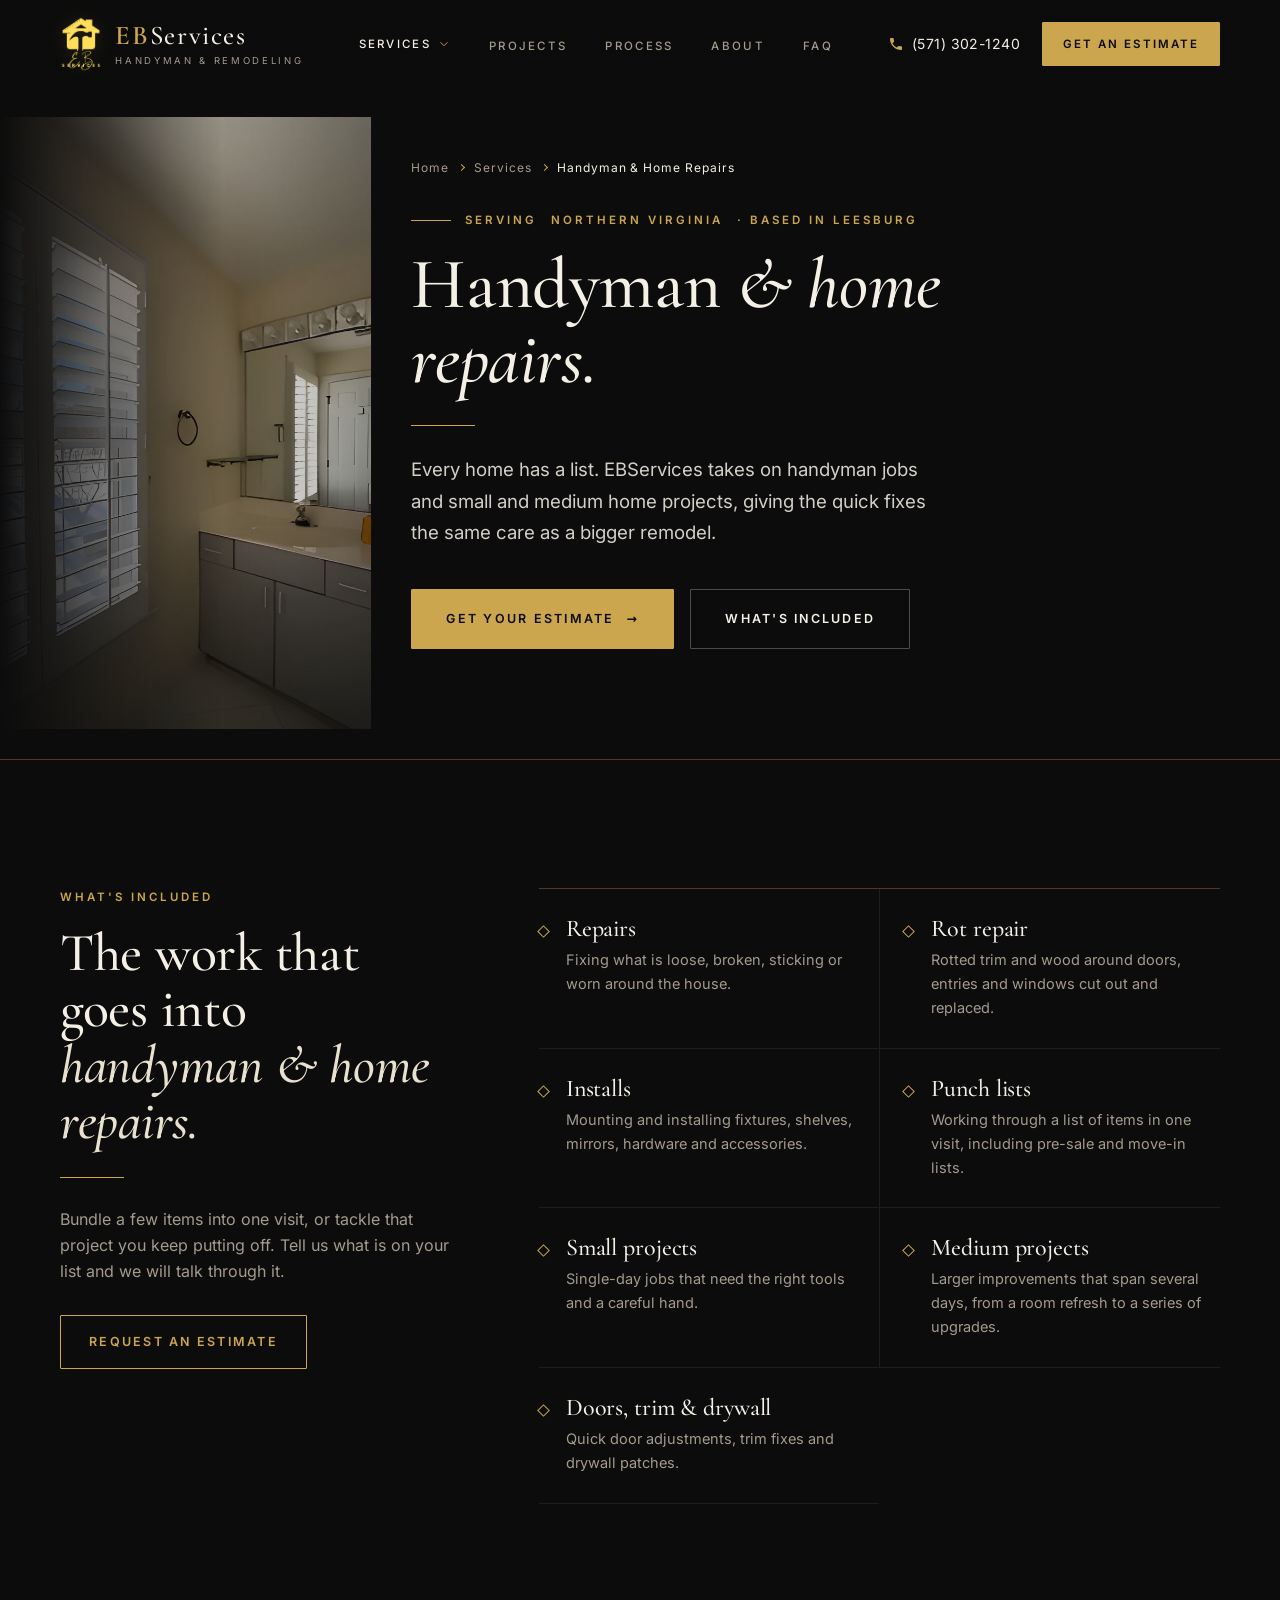
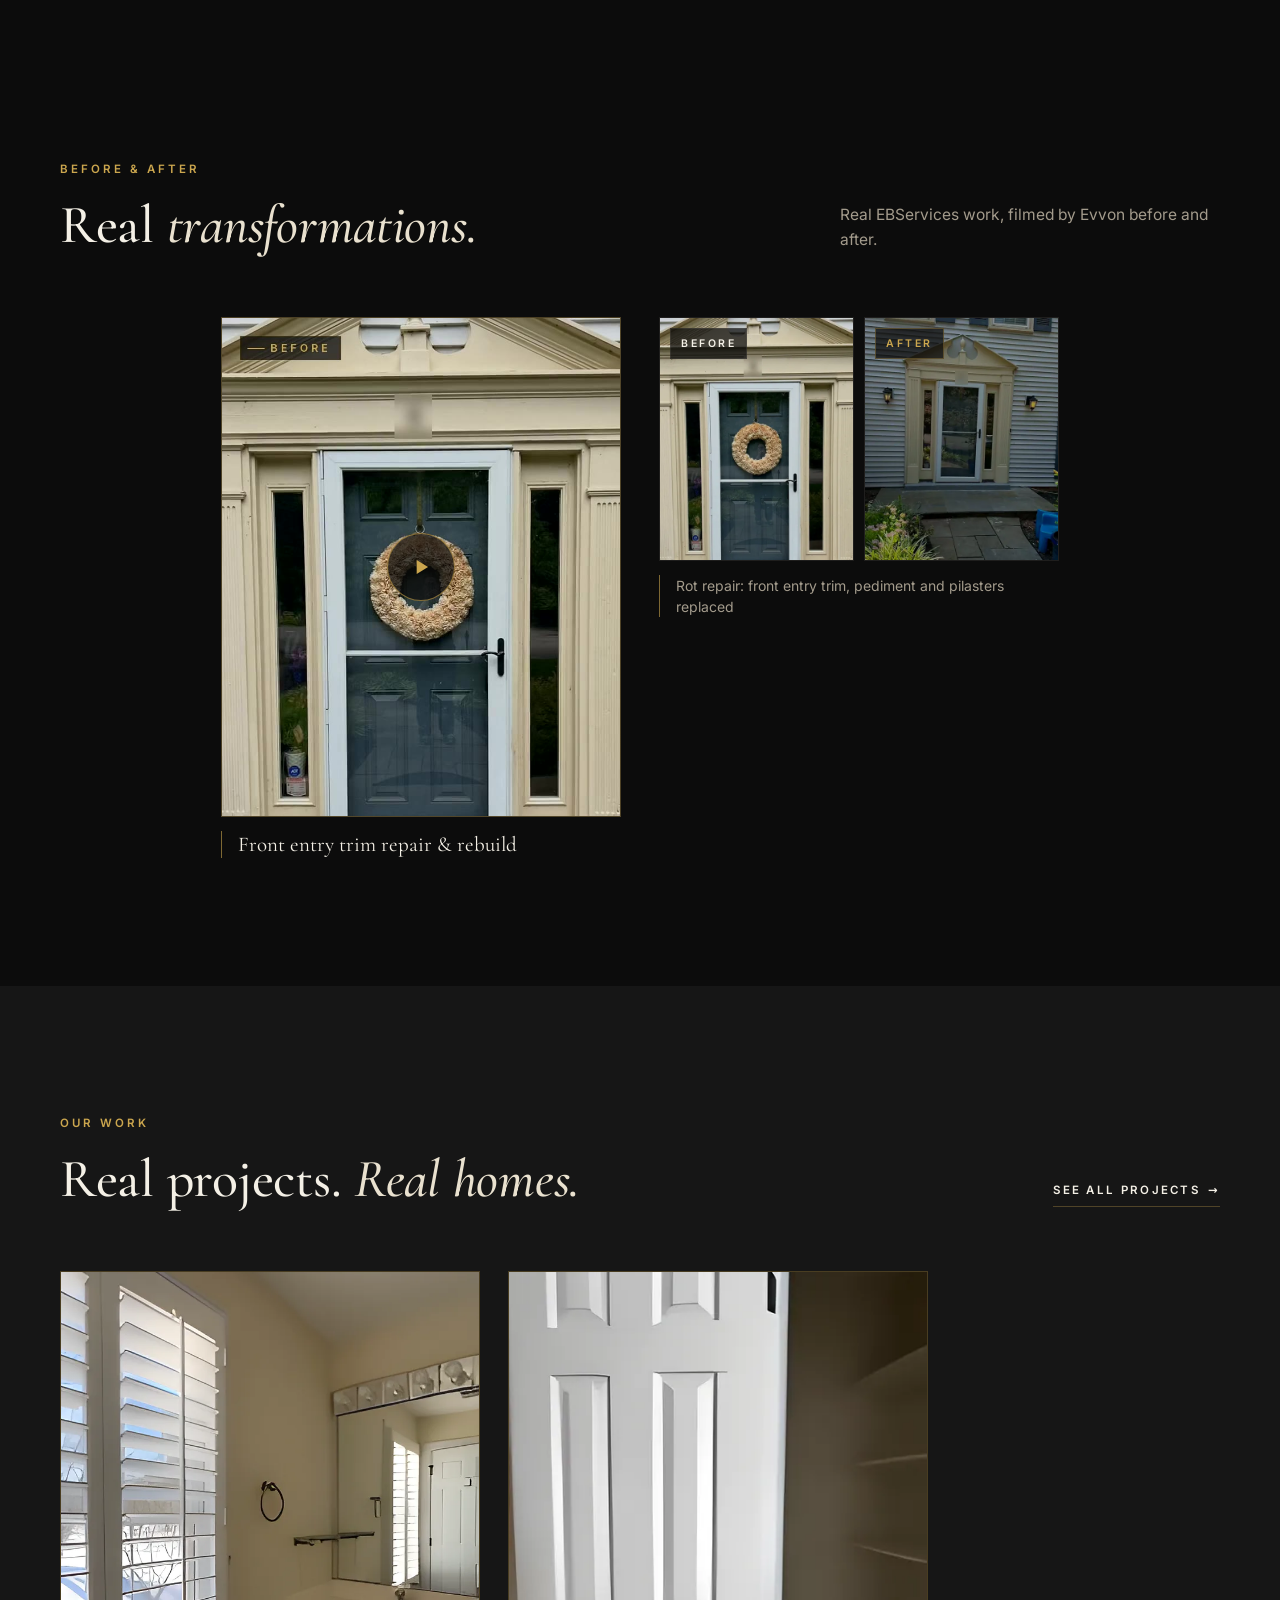
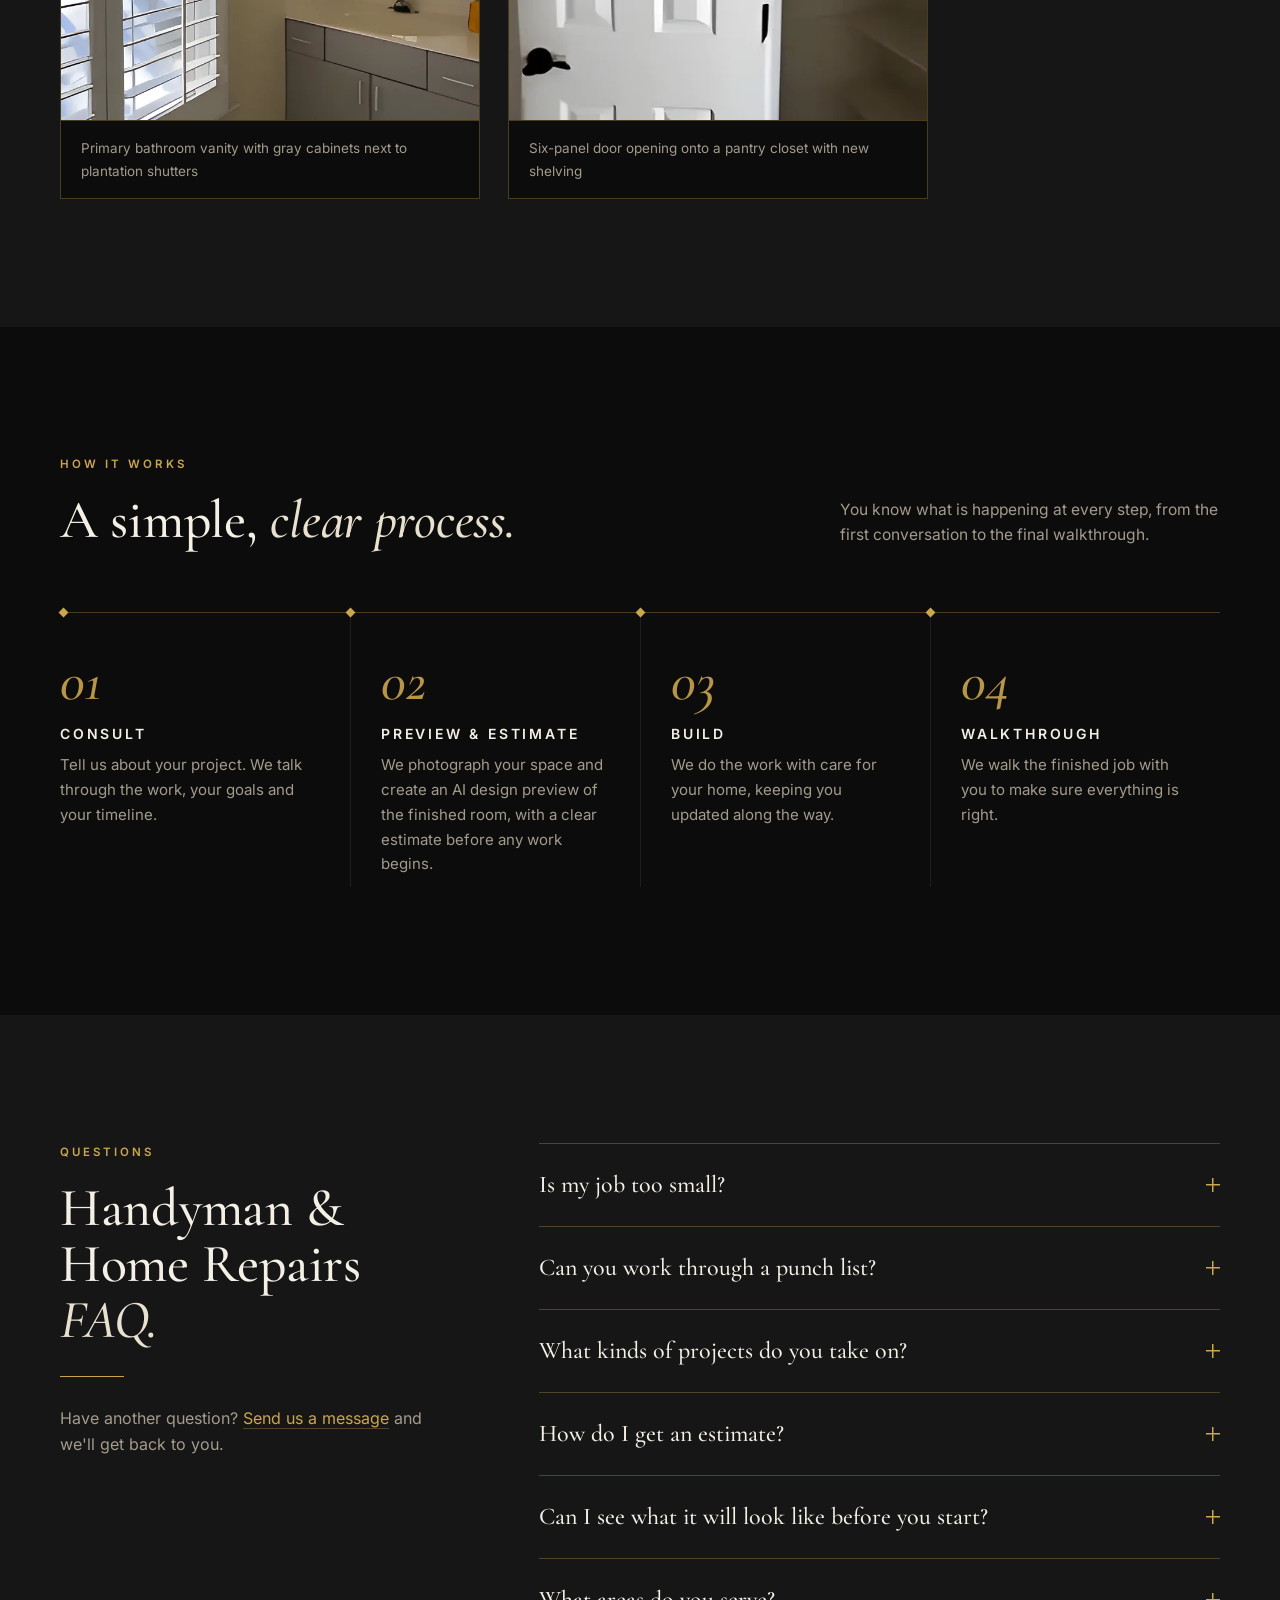
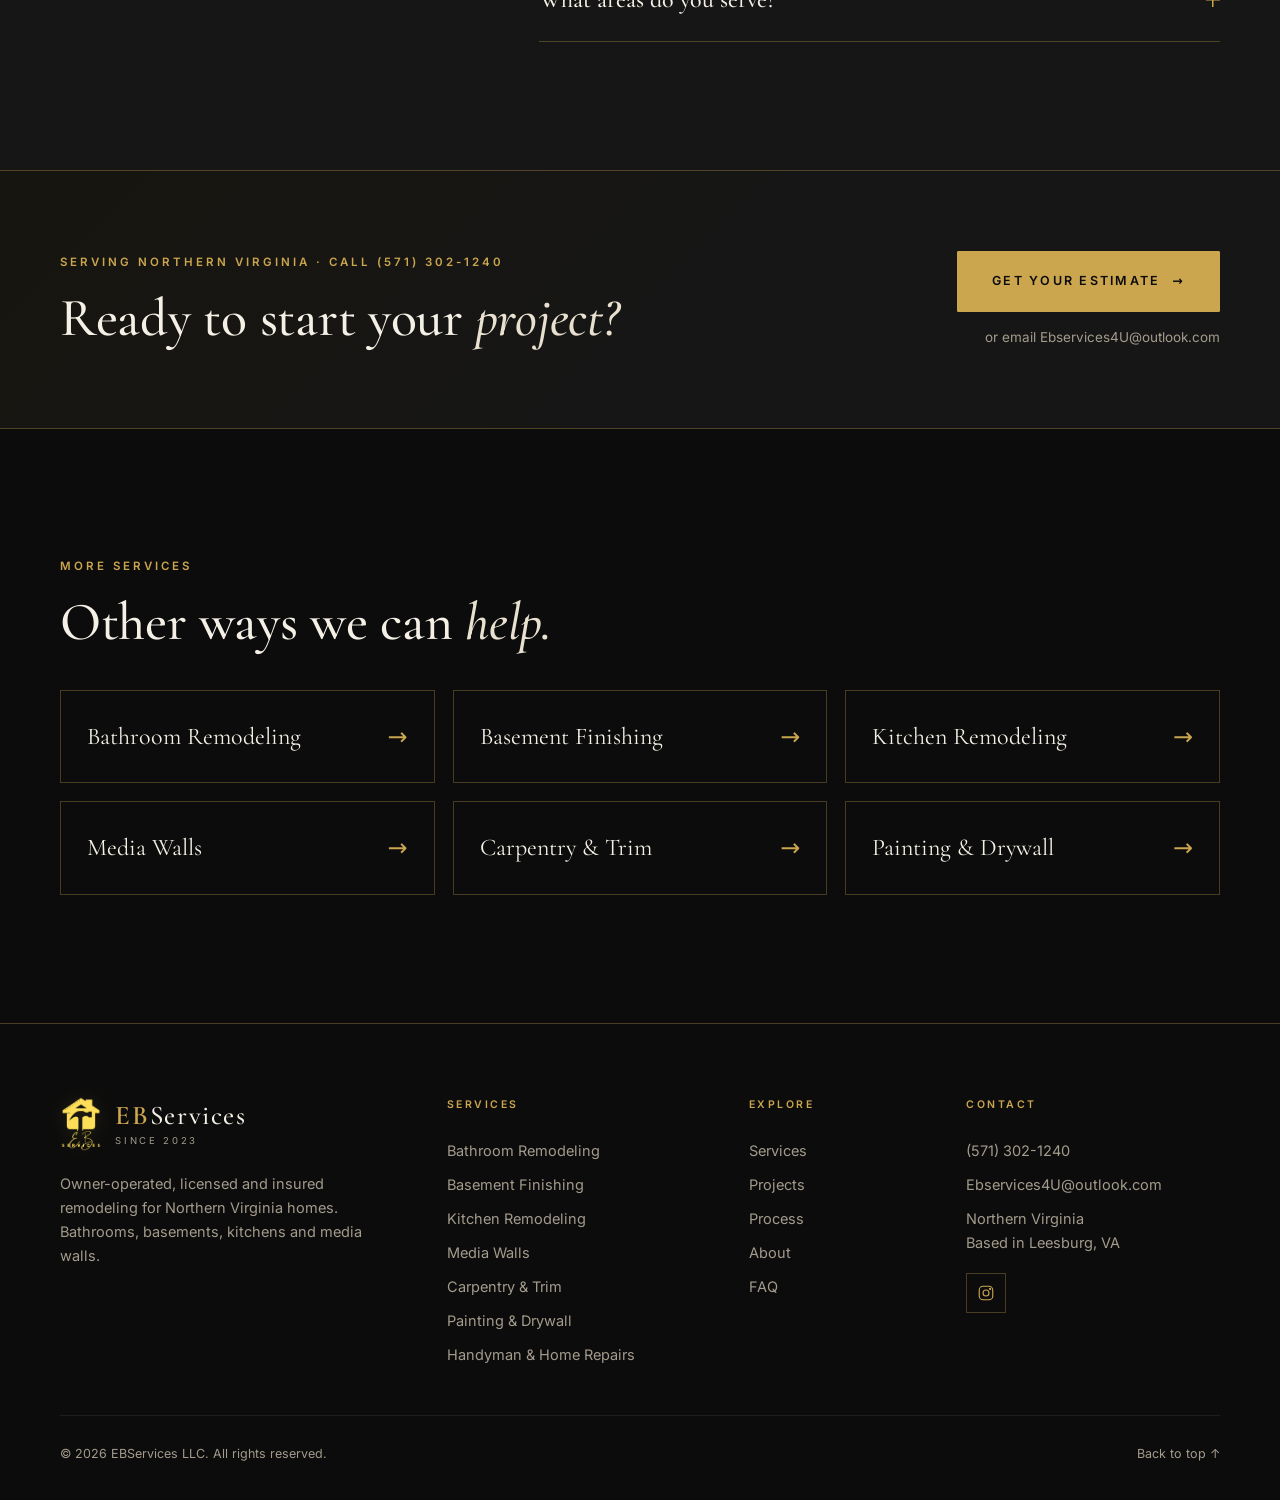
<file: handyman-services/index.html>
<!DOCTYPE html>
<html lang="en" class="no-js">
<head>
  <meta charset="utf-8">
  <meta name="viewport" content="width=device-width, initial-scale=1, viewport-fit=cover">
  <title>Handyman Services &amp; Home Repairs in Northern Virginia | EBServices</title>
  <meta name="description" content="Handyman services and home repairs in Northern Virginia by EBServices LLC, based in Leesburg (Loudoun County): repairs, installs, punch lists, and small and medium home projects. Request an estimate.">
  <link rel="canonical" href="https://ebservices4u.com/handyman-services/">
  <meta name="theme-color" content="#0C0C0C">
  <meta name="color-scheme" content="dark">
  <meta property="og:type" content="website">
  <meta property="og:site_name" content="EBServices">
  <meta property="og:title" content="Handyman Services &amp; Home Repairs in Northern Virginia | EBServices">
  <meta property="og:description" content="Handyman services and home repairs in Northern Virginia by EBServices LLC, based in Leesburg (Loudoun County): repairs, installs, punch lists, and small and medium home projects. Request an estimate.">
  <meta property="og:url" content="https://ebservices4u.com/handyman-services/">
  <meta property="og:image" content="https://ebservices4u.com/assets/img/og-image.jpg">
  <meta property="og:image:width" content="1200">
  <meta property="og:image:height" content="630">
  <meta name="twitter:card" content="summary_large_image">
  <meta name="twitter:title" content="Handyman Services &amp; Home Repairs in Northern Virginia | EBServices">
  <meta name="twitter:description" content="Handyman services and home repairs in Northern Virginia by EBServices LLC, based in Leesburg (Loudoun County): repairs, installs, punch lists, and small and medium home projects. Request an estimate.">
  <meta name="twitter:image" content="https://ebservices4u.com/assets/img/og-image.jpg">
  <link rel="icon" href="/favicon.ico" sizes="any">
  <link rel="icon" type="image/png" sizes="32x32" href="/favicon-32.png">
  <link rel="apple-touch-icon" href="/apple-touch-icon.png">
  <link rel="manifest" href="/site.webmanifest">
  <link rel="preload" href="/assets/fonts/cormorant.woff2" as="font" type="font/woff2" crossorigin>
  <link rel="preload" href="/assets/fonts/inter.woff2" as="font" type="font/woff2" crossorigin>
<link rel="preload" as="image" href="/assets/img/vanity-shutters.webp" imagesrcset="/assets/img/vanity-shutters-480.webp 480w, /assets/img/vanity-shutters.webp 708w" imagesizes="(max-width: 900px) 100vw, 40vw" fetchpriority="high">
  <link rel="stylesheet" href="/css/style.css">
  <script>document.documentElement.classList.replace('no-js','js')</script>
  <script type="application/ld+json">{"@context": "https://schema.org", "@type": "Service", "name": "Handyman & Home Repairs", "serviceType": "Handyman services and home repairs", "url": "https://ebservices4u.com/handyman-services/", "description": "Handyman services and home repairs in Northern Virginia by EBServices LLC, based in Leesburg (Loudoun County): repairs, installs, punch lists, and small and medium home projects. Request an estimate.", "provider": {"@type": "HomeAndConstructionBusiness", "@id": "https://ebservices4u.com/#business", "name": "EBServices LLC", "alternateName": "EBServices", "legalName": "EBServices LLC", "url": "https://ebservices4u.com/", "telephone": "+1-571-302-1240", "address": {"@type": "PostalAddress", "addressLocality": "Leesburg", "addressRegion": "VA", "postalCode": "20175", "addressCountry": "US"}}, "areaServed": [{"@type": "AdministrativeArea", "name": "Northern Virginia"}, {"@type": "AdministrativeArea", "name": "Loudoun County, VA"}, {"@type": "City", "name": "Leesburg, VA"}], "image": "https://ebservices4u.com/assets/img/vanity-shutters.webp", "hasOfferCatalog": {"@type": "OfferCatalog", "name": "Handyman & Home Repairs", "itemListElement": [{"@type": "Offer", "itemOffered": {"@type": "Service", "name": "Repairs"}}, {"@type": "Offer", "itemOffered": {"@type": "Service", "name": "Rot repair"}}, {"@type": "Offer", "itemOffered": {"@type": "Service", "name": "Installs"}}, {"@type": "Offer", "itemOffered": {"@type": "Service", "name": "Punch lists"}}, {"@type": "Offer", "itemOffered": {"@type": "Service", "name": "Small projects"}}, {"@type": "Offer", "itemOffered": {"@type": "Service", "name": "Medium projects"}}, {"@type": "Offer", "itemOffered": {"@type": "Service", "name": "Doors, trim & drywall"}}]}}</script>
<script type="application/ld+json">{"@context": "https://schema.org", "@type": "BreadcrumbList", "itemListElement": [{"@type": "ListItem", "position": 1, "name": "Home", "item": "https://ebservices4u.com/"}, {"@type": "ListItem", "position": 2, "name": "Services", "item": "https://ebservices4u.com/#services"}, {"@type": "ListItem", "position": 3, "name": "Handyman & Home Repairs", "item": "https://ebservices4u.com/handyman-services/"}]}</script>
<script type="application/ld+json">{"@context": "https://schema.org", "@type": "FAQPage", "mainEntity": [{"@type": "Question", "name": "Is my job too small?", "acceptedAnswer": {"@type": "Answer", "text": "Handyman work is a core part of what we do, so small jobs are welcome. Grouping a few items together makes the most of a visit."}}, {"@type": "Question", "name": "Can you work through a punch list?", "acceptedAnswer": {"@type": "Answer", "text": "Yes. Send us the list in the estimate form and we will talk through what is involved."}}, {"@type": "Question", "name": "What kinds of projects do you take on?", "acceptedAnswer": {"@type": "Answer", "text": "Handyman jobs and small to medium size home projects, including bathrooms, carpentry, painting and drywall."}}, {"@type": "Question", "name": "How do I get an estimate?", "acceptedAnswer": {"@type": "Answer", "text": "Call (571) 302-1240 or send the estimate form with your list or project details. We will follow up to talk it through."}}]}</script>
</head>
<body class="svc-page">
<a class="skip-link" href="#main">Skip to content</a>

<header class="site-header" id="site-header">
  <div class="wrap header-inner">
    <a href="/" class="brand">
      <img src="/assets/img/logo.webp" width="194" height="256" alt="" class="brand-mark">
      <span class="brand-text"><span class="brand-name">EB<span>Services</span></span><span class="brand-sub">Handyman &amp; Remodeling</span></span>
    </a>
    <nav class="main-nav" id="main-nav" aria-label="Main">
      <ul class="nav-list">
        <li class="has-sub">
          <button type="button" class="sub-toggle is-current" aria-expanded="false" aria-controls="sub-services">Services <svg class="chev" viewBox="0 0 24 24" aria-hidden="true"><path d="M6 9l6 6 6-6"/></svg></button>
          <ul class="sub" id="sub-services">
            <li class="sub-label" aria-hidden="true">Specialties</li>
            <li><a href="/bathroom-remodeling/">Bathroom Remodeling</a></li><li><a href="/basement-finishing/">Basement Finishing</a></li><li><a href="/kitchen-remodeling/">Kitchen Remodeling</a></li><li><a href="/media-walls/">Media Walls</a></li>
            <li class="sub-label sub-label-2" aria-hidden="true">More services</li>
            <li><a href="/carpentry-trim/">Carpentry &amp; Trim</a></li><li><a href="/painting-drywall/">Painting &amp; Drywall</a></li><li><a href="/handyman-services/" aria-current="page">Handyman &amp; Home Repairs</a></li>
            <li class="sub-all"><a href="/#services">All services <span aria-hidden="true">&rarr;</span></a></li>
          </ul>
        </li>
        <li><a href="/#projects">Projects</a></li>
        <li><a href="/#process">Process</a></li>
        <li><a href="/#about">About</a></li>
        <li><a href="/#faq">FAQ</a></li>
      </ul>
      <div class="mobile-nav-extra">
        <a href="/?service=handyman#estimate" class="btn btn-gold btn-block">Get an Estimate</a>
        <a class="mobile-nav-phone" data-requires="phone" data-phone-link href="tel:+15713021240"><span data-phone>(571) 302-1240</span></a>
        <a class="mobile-nav-mail" data-email-link href="mailto:Ebservices4U@outlook.com"><span data-email>Ebservices4U@outlook.com</span></a>
      </div>
    </nav>
    <div class="header-cta">
      <a class="header-phone" data-requires="phone" data-phone-link href="tel:+15713021240"><svg viewBox="0 0 24 24" aria-hidden="true"><path d="M6.6 10.8a15.1 15.1 0 0 0 6.6 6.6l2.2-2.2a1 1 0 0 1 1-.25 11.4 11.4 0 0 0 3.6.57 1 1 0 0 1 1 1V20a1 1 0 0 1-1 1A17 17 0 0 1 3 4a1 1 0 0 1 1-1h3.5a1 1 0 0 1 1 1c0 1.25.2 2.45.57 3.57a1 1 0 0 1-.25 1z"/></svg><span data-phone>(571) 302-1240</span></a>
      <a href="/?service=handyman#estimate" class="btn btn-gold btn-sm header-btn">Get an Estimate</a>
      <button class="menu-toggle" type="button" aria-expanded="false" aria-controls="main-nav" aria-label="Open menu"><span></span><span></span><span></span></button>
    </div>
  </div>
</header>

<main id="main">
<section class="svc-hero" aria-labelledby="svc-title">
  <div class="svc-hero-media"><img src="/assets/img/vanity-shutters.webp" srcset="/assets/img/vanity-shutters-480.webp 480w, /assets/img/vanity-shutters.webp 708w" sizes="(max-width: 900px) 100vw, 40vw" width="708" height="1168" alt="" class="hero-img" fetchpriority="high"></div>
  <div class="wrap svc-hero-inner">
    <div class="svc-hero-copy">
      <nav class="breadcrumbs hero-anim" aria-label="Breadcrumb" style="--d:0ms">
        <ol><li><a href="/">Home</a></li><li><a href="/#services">Services</a></li><li aria-current="page">Handyman &amp; Home Repairs</li></ol>
      </nav>
      <p class="eyebrow eyebrow-rule hero-anim" style="--d:60ms">Serving <span data-service-area>Northern Virginia</span> <span class="hide-sm">&middot; Based in Leesburg</span></p>
      <h1 id="svc-title" class="hero-anim" style="--d:120ms">Handyman <em>&amp; home repairs.</em></h1>
      <span class="gold-rule hero-anim" style="--d:180ms"></span>
      <p class="lede hero-anim" style="--d:220ms">Every home has a list. EBServices takes on handyman jobs and small and medium home projects, giving the quick fixes the same care as a bigger remodel.</p>
      <div class="hero-actions hero-anim" style="--d:280ms">
        <a href="/?service=handyman#estimate" class="btn btn-gold btn-lg">Get Your Estimate <span class="arr" aria-hidden="true">&rarr;</span></a>
        <a href="#included" class="btn btn-ghost btn-lg">What's Included</a>
      </div>
    </div>
  </div>
</section>

<section class="section" id="included" aria-labelledby="inc-title">
  <div class="wrap inc-grid-wrap">
    <div class="inc-head reveal">
      <p class="eyebrow">What's included</p>
      <h2 id="inc-title">The work that goes into <em>handyman & home repairs.</em></h2>
      <span class="gold-rule"></span>
      <p class="muted">Bundle a few items into one visit, or tackle that project you keep putting off. Tell us what is on your list and we will talk through it.</p>
      <a href="/?service=handyman#estimate" class="btn btn-outline">Request an Estimate</a>
    </div>
    <ul class="inc-list">
        <li class="inc-item reveal" style="--d:0ms"><span class="inc-mark" aria-hidden="true"></span><div><h3>Repairs</h3><p>Fixing what is loose, broken, sticking or worn around the house.</p></div></li>
        <li class="inc-item reveal" style="--d:60ms"><span class="inc-mark" aria-hidden="true"></span><div><h3>Rot repair</h3><p>Rotted trim and wood around doors, entries and windows cut out and replaced.</p></div></li>
        <li class="inc-item reveal" style="--d:120ms"><span class="inc-mark" aria-hidden="true"></span><div><h3>Installs</h3><p>Mounting and installing fixtures, shelves, mirrors, hardware and accessories.</p></div></li>
        <li class="inc-item reveal" style="--d:180ms"><span class="inc-mark" aria-hidden="true"></span><div><h3>Punch lists</h3><p>Working through a list of items in one visit, including pre-sale and move-in lists.</p></div></li>
        <li class="inc-item reveal" style="--d:0ms"><span class="inc-mark" aria-hidden="true"></span><div><h3>Small projects</h3><p>Single-day jobs that need the right tools and a careful hand.</p></div></li>
        <li class="inc-item reveal" style="--d:60ms"><span class="inc-mark" aria-hidden="true"></span><div><h3>Medium projects</h3><p>Larger improvements that span several days, from a room refresh to a series of upgrades.</p></div></li>
        <li class="inc-item reveal" style="--d:120ms"><span class="inc-mark" aria-hidden="true"></span><div><h3>Doors, trim &amp; drywall</h3><p>Quick door adjustments, trim fixes and drywall patches.</p></div></li>
    </ul>
  </div>
</section>

<section class="section ba-section" id="before-after" aria-labelledby="ba-title">
  <div class="wrap">
    <div class="section-head reveal">
      <div>
        <p class="eyebrow">Before &amp; after</p>
        <h2 id="ba-title">Real <em>transformations.</em></h2>
      </div>
      <p class="section-intro">Real EBServices work, filmed by Evvon before and after.</p>
    </div>
    <div class="ba-grid">
        <figure class="ba-video">
          <div class="ba-frame is-paused">
            <img class="ba-poster" src="/assets/video/entry-poster.jpg" width="720" height="900" alt="Before, in-progress and after video of a front entry trim repair and rebuild by EBServices" loading="lazy" decoding="async">
            <video muted loop playsinline webkit-playsinline disablepictureinpicture preload="none" width="720" height="900" poster="/assets/video/entry-poster.jpg" data-src="/assets/video/entry.mp4?v=2" aria-hidden="true" tabindex="-1"></video>
            <button type="button" class="ba-play" aria-label="Play video" aria-pressed="false"><svg class="i-play" viewBox="0 0 24 24" aria-hidden="true"><path d="M8 5.5v13l10.5-6.5z"/></svg><svg class="i-pause" viewBox="0 0 24 24" aria-hidden="true"><path d="M8 5h3v14H8zM13 5h3v14h-3z"/></svg></button>
          </div>
          <figcaption>Front entry trim repair &amp; rebuild</figcaption>
        </figure>
        <figure class="ba-pair reveal">
          <div class="ba-pair-grid">
            <div class="ba-pair-item"><img src="/assets/img/entry-before.webp" srcset="/assets/img/entry-before-480.webp 480w, /assets/img/entry-before.webp 720w" sizes="(max-width: 900px) 46vw, 220px" width="720" height="900" alt="Front entry before: weathered, rotting trim" loading="lazy" decoding="async"><span class="ba-tag">Before</span></div>
            <div class="ba-pair-item"><img src="/assets/img/entry-after.webp" srcset="/assets/img/entry-after-480.webp 480w, /assets/img/entry-after.webp 720w" sizes="(max-width: 900px) 46vw, 220px" width="720" height="900" alt="The same front entry after the rot repair and rebuild" loading="lazy" decoding="async"><span class="ba-tag ba-tag-gold">After</span></div>
          </div>
          <figcaption>Rot repair: front entry trim, pediment and pilasters replaced</figcaption>
        </figure>
        
    </div>
  </div>
</section>

<section class="section section-alt" id="work" aria-labelledby="work-title">
  <div class="wrap">
    <div class="section-head reveal">
      <div>
        <p class="eyebrow">Our work</p>
        <h2 id="work-title">Real projects. <em>Real homes.</em></h2>
      </div>
      <a class="text-link" href="/#projects">See all projects <span aria-hidden="true">&rarr;</span></a>
    </div>
    <div class="svc-photos count-2">
        <figure class="svc-photo reveal" style="--d:0ms">
          <button type="button" class="project-open" data-gallery data-index="0" data-full="/assets/img/vanity-shutters.webp" data-title="Primary bathroom vanity with gray cabinets next to plantation shutters" data-alt="Primary bathroom vanity with gray cabinets next to plantation shutters" aria-label="View larger photo: Primary bathroom vanity with gray cabinets next to plantation shutters">
            <span class="project-img"><img src="/assets/img/vanity-shutters.webp" srcset="/assets/img/vanity-shutters-480.webp 480w, /assets/img/vanity-shutters.webp 708w" sizes="(max-width: 640px) 90vw, 380px" width="708" height="1168" alt="Primary bathroom vanity with gray cabinets next to plantation shutters" loading="lazy" decoding="async"><span class="zoom" aria-hidden="true"><svg viewBox="0 0 24 24"><circle cx="11" cy="11" r="6.5"/><path d="M16 16l4.5 4.5M11 8v6M8 11h6"/></svg></span></span>
          </button>
          <figcaption>Primary bathroom vanity with gray cabinets next to plantation shutters</figcaption>
        </figure>
        <figure class="svc-photo reveal" style="--d:80ms">
          <button type="button" class="project-open" data-gallery data-index="1" data-full="/assets/img/closet-shelving.webp" data-title="Six-panel door opening onto a pantry closet with new shelving" data-alt="Six-panel door opening onto a pantry closet with new shelving" aria-label="View larger photo: Six-panel door opening onto a pantry closet with new shelving">
            <span class="project-img"><img src="/assets/img/closet-shelving.webp" srcset="/assets/img/closet-shelving-480.webp 480w, /assets/img/closet-shelving.webp 708w" sizes="(max-width: 640px) 90vw, 380px" width="708" height="1168" alt="Six-panel door opening onto a pantry closet with new shelving" loading="lazy" decoding="async"><span class="zoom" aria-hidden="true"><svg viewBox="0 0 24 24"><circle cx="11" cy="11" r="6.5"/><path d="M16 16l4.5 4.5M11 8v6M8 11h6"/></svg></span></span>
          </button>
          <figcaption>Six-panel door opening onto a pantry closet with new shelving</figcaption>
        </figure>
    </div>
  </div>
</section>

<section class="section" id="process" aria-labelledby="process-title">
  <div class="wrap">
    <div class="section-head reveal">
      <div>
        <p class="eyebrow">How it works</p>
        <h2 id="process-title">A simple, <em>clear process.</em></h2>
      </div>
      <p class="section-intro">You know what is happening at every step, from the first conversation to the final walkthrough.</p>
    </div>
    <ol class="process-grid">
      <li class="step reveal"><span class="step-num">01</span><h3>Consult</h3><p>Tell us about your project. We talk through the work, your goals and your timeline.</p></li>
      <li class="step reveal" style="--d:90ms"><span class="step-num">02</span><h3>Preview &amp; estimate</h3><p>We photograph your space and create an AI design preview of the finished room, with a clear estimate before any work begins.</p></li>
      <li class="step reveal" style="--d:180ms"><span class="step-num">03</span><h3>Build</h3><p>We do the work with care for your home, keeping you updated along the way.</p></li>
      <li class="step reveal" style="--d:270ms"><span class="step-num">04</span><h3>Walkthrough</h3><p>We walk the finished job with you to make sure everything is right.</p></li>
    </ol>
  </div>
</section>

<section class="section section-alt" id="faq" aria-labelledby="faq-title">
  <div class="wrap faq-grid">
    <div class="reveal">
      <p class="eyebrow">Questions</p>
      <h2 id="faq-title">Handyman & Home Repairs <em>FAQ.</em></h2>
      <span class="gold-rule"></span>
      <p class="muted">Have another question? <a class="inline-link" href="/?service=handyman#estimate">Send us a message</a> and we'll get back to you.</p>
    </div>
    <div class="faq-list reveal" style="--d:100ms">
      <details><summary>Is my job too small?</summary><div class="faq-a"><p>Handyman work is a core part of what we do, so small jobs are welcome. Grouping a few items together makes the most of a visit.</p></div></details>
      <details><summary>Can you work through a punch list?</summary><div class="faq-a"><p>Yes. Send us the list in the estimate form and we will talk through what is involved.</p></div></details>
      <details><summary>What kinds of projects do you take on?</summary><div class="faq-a"><p>Handyman jobs and small to medium size home projects, including bathrooms, carpentry, painting and drywall.</p></div></details>
      <details><summary>How do I get an estimate?</summary><div class="faq-a"><p>Call (571) 302-1240 or send the estimate form with your list or project details. We will follow up to talk it through.</p></div></details>
      <details><summary>Can I see what it will look like before you start?</summary><div class="faq-a"><p>Yes. Evvon photographs your actual space and uses AI to create photorealistic previews of the finished room, so you can see the design before work begins. Previews are for visualization, and the final result may vary slightly.</p></div></details>
      <details><summary>What areas do you serve?</summary><div class="faq-a"><p>EBServices LLC is based in Leesburg and serves homeowners across Loudoun County and <span data-service-area>Northern Virginia</span>.</p></div></details>
    </div>
  </div>
</section>

<section class="cta-band" aria-labelledby="cta-title">
  <div class="wrap cta-inner reveal">
    <div>
      <p class="eyebrow">Serving <span data-service-area>Northern Virginia</span> &middot; Call <a data-phone-link href="tel:+15713021240"><span data-phone>(571) 302-1240</span></a></p>
      <h2 id="cta-title">Ready to start your <em>project?</em></h2>
    </div>
    <div class="cta-actions">
      <a href="/?service=handyman#estimate" class="btn btn-gold btn-lg">Get Your Estimate <span class="arr" aria-hidden="true">&rarr;</span></a>
      <a class="cta-mail" data-email-link href="mailto:Ebservices4U@outlook.com">or email <span data-email>Ebservices4U@outlook.com</span></a>
    </div>
  </div>
</section>

<section class="section other-services" aria-labelledby="other-title">
  <div class="wrap">
    <p class="eyebrow reveal">More services</p>
    <h2 id="other-title" class="reveal">Other ways we can <em>help.</em></h2>
    <div class="other-grid reveal">
        <a class="other-svc" href="/bathroom-remodeling/"><span>Bathroom Remodeling</span><span class="arr" aria-hidden="true">&rarr;</span></a>
        <a class="other-svc" href="/basement-finishing/"><span>Basement Finishing</span><span class="arr" aria-hidden="true">&rarr;</span></a>
        <a class="other-svc" href="/kitchen-remodeling/"><span>Kitchen Remodeling</span><span class="arr" aria-hidden="true">&rarr;</span></a>
        <a class="other-svc" href="/media-walls/"><span>Media Walls</span><span class="arr" aria-hidden="true">&rarr;</span></a>
        <a class="other-svc" href="/carpentry-trim/"><span>Carpentry &amp; Trim</span><span class="arr" aria-hidden="true">&rarr;</span></a>
        <a class="other-svc" href="/painting-drywall/"><span>Painting &amp; Drywall</span><span class="arr" aria-hidden="true">&rarr;</span></a>
    </div>
  </div>
</section>
</main>

<footer class="site-footer">
  <div class="wrap">
    <div class="footer-top">
      <div class="footer-brand">
        <a href="/" class="brand">
          <img src="/assets/img/logo.webp" width="194" height="256" alt="" class="brand-mark" loading="lazy">
          <span class="brand-text"><span class="brand-name">EB<span>Services</span></span><span class="brand-sub">Since <span data-founded>2023</span></span></span>
        </a>
        <p class="muted">Owner-operated, licensed and insured remodeling for Northern Virginia homes. Bathrooms, basements, kitchens and media walls.</p>
      </div>
      <nav class="footer-nav" aria-label="Services">
        <p class="footer-h">Services</p>
        <a href="/bathroom-remodeling/">Bathroom Remodeling</a><a href="/basement-finishing/">Basement Finishing</a><a href="/kitchen-remodeling/">Kitchen Remodeling</a><a href="/media-walls/">Media Walls</a><a href="/carpentry-trim/">Carpentry &amp; Trim</a><a href="/painting-drywall/">Painting &amp; Drywall</a><a href="/handyman-services/">Handyman &amp; Home Repairs</a>
      </nav>
      <nav class="footer-nav" aria-label="Footer">
        <p class="footer-h">Explore</p>
        <a href="/#services">Services</a><a href="/#projects">Projects</a><a href="/#process">Process</a><a href="/#about">About</a><a href="/#faq">FAQ</a>
      </nav>
      <div class="footer-contact">
        <p class="footer-h">Contact</p>
        <a data-requires="phone" data-phone-link href="tel:+15713021240"><span data-phone>(571) 302-1240</span></a>
        <a data-email-link href="mailto:Ebservices4U@outlook.com"><span data-email>Ebservices4U@outlook.com</span></a>
        <p data-requires="serviceArea"><span data-service-area>Northern Virginia</span><br>Based in Leesburg, VA</p>
        <div class="socials">
          <a data-social="instagram" href="https://www.instagram.com/ebservices2u" target="_blank" rel="noopener" aria-label="EBServices on Instagram"><svg viewBox="0 0 24 24" aria-hidden="true"><rect x="3" y="3" width="18" height="18" rx="5"/><circle cx="12" cy="12" r="4"/><circle cx="17.5" cy="6.5" r=".8"/></svg></a>
          <a data-social="facebook" href="/#" target="_blank" rel="noopener" aria-label="EBServices on Facebook" hidden><svg viewBox="0 0 24 24" aria-hidden="true"><path d="M14 8h3V4h-3a4 4 0 0 0-4 4v2H7v4h3v7h4v-7h3l1-4h-4V8z"/></svg></a>
          <a data-social="google" href="/#" target="_blank" rel="noopener" aria-label="EBServices on Google" hidden><svg viewBox="0 0 24 24" aria-hidden="true"><path d="M20 12.2c0-.6 0-1.1-.1-1.7H12v3.3h4.5a4 4 0 0 1-1.7 2.6v2.1h2.8c1.6-1.5 2.4-3.7 2.4-6.3z"/><path d="M12 21c2.3 0 4.3-.8 5.6-2.1l-2.8-2.1c-.8.5-1.7.8-2.8.8-2.2 0-4-1.5-4.7-3.4H4.4v2.2A9 9 0 0 0 12 21z"/><path d="M7.3 14.2a5.4 5.4 0 0 1 0-3.4V8.6H4.4a9 9 0 0 0 0 7.8z"/><path d="M12 6.6c1.2 0 2.4.4 3.3 1.3l2.4-2.4A9 9 0 0 0 4.4 8.6l2.9 2.2C8 8.9 9.8 6.6 12 6.6z"/></svg></a>
        </div>
      </div>
    </div>
    <div class="footer-bottom">
      <p>&copy; <span data-year>2026</span> <span data-legal-name>EBServices LLC</span>. All rights reserved.</p>
      <a href="#main" class="to-top">Back to top <span aria-hidden="true">&uarr;</span></a>
    </div>
  </div>
</footer>

<div class="mobile-bar" role="navigation" aria-label="Quick actions">
  <a class="mb-call" data-phone-link data-call-fallback href="tel:+15713021240"><svg viewBox="0 0 24 24" aria-hidden="true"><path d="M6.6 10.8a15.1 15.1 0 0 0 6.6 6.6l2.2-2.2a1 1 0 0 1 1-.25 11.4 11.4 0 0 0 3.6.57 1 1 0 0 1 1 1V20a1 1 0 0 1-1 1A17 17 0 0 1 3 4a1 1 0 0 1 1-1h3.5a1 1 0 0 1 1 1c0 1.25.2 2.45.57 3.57a1 1 0 0 1-.25 1z"/></svg><span data-call-label>Call Now</span></a>
  <a class="mb-est" href="/?service=handyman#estimate"><svg viewBox="0 0 24 24" aria-hidden="true"><path d="M14 3H6a1 1 0 0 0-1 1v16a1 1 0 0 0 1 1h12a1 1 0 0 0 1-1V8z"/><path d="M14 3v5h5M8 13h8M8 17h5"/></svg><span>Get Estimate</span></a>
</div>

<dialog class="lightbox" id="lightbox" aria-label="Project photos">
  <div class="lb-inner">
    <figure class="lb-figure"><img class="lb-img" alt=""><figcaption class="lb-cap"><span class="lb-title"></span><span class="lb-count"></span></figcaption></figure>
    <button type="button" class="lb-btn lb-prev" aria-label="Previous photo"><svg viewBox="0 0 24 24" aria-hidden="true"><path d="M15 5l-7 7 7 7"/></svg></button>
    <button type="button" class="lb-btn lb-next" aria-label="Next photo"><svg viewBox="0 0 24 24" aria-hidden="true"><path d="M9 5l7 7-7 7"/></svg></button>
    <button type="button" class="lb-btn lb-close" aria-label="Close gallery"><svg viewBox="0 0 24 24" aria-hidden="true"><path d="M6 6l12 12M18 6L6 18"/></svg></button>
  </div>
</dialog>

<script src="/js/config.js"></script>
<script src="/js/main.js" defer></script>
</body>
</html>
</file>
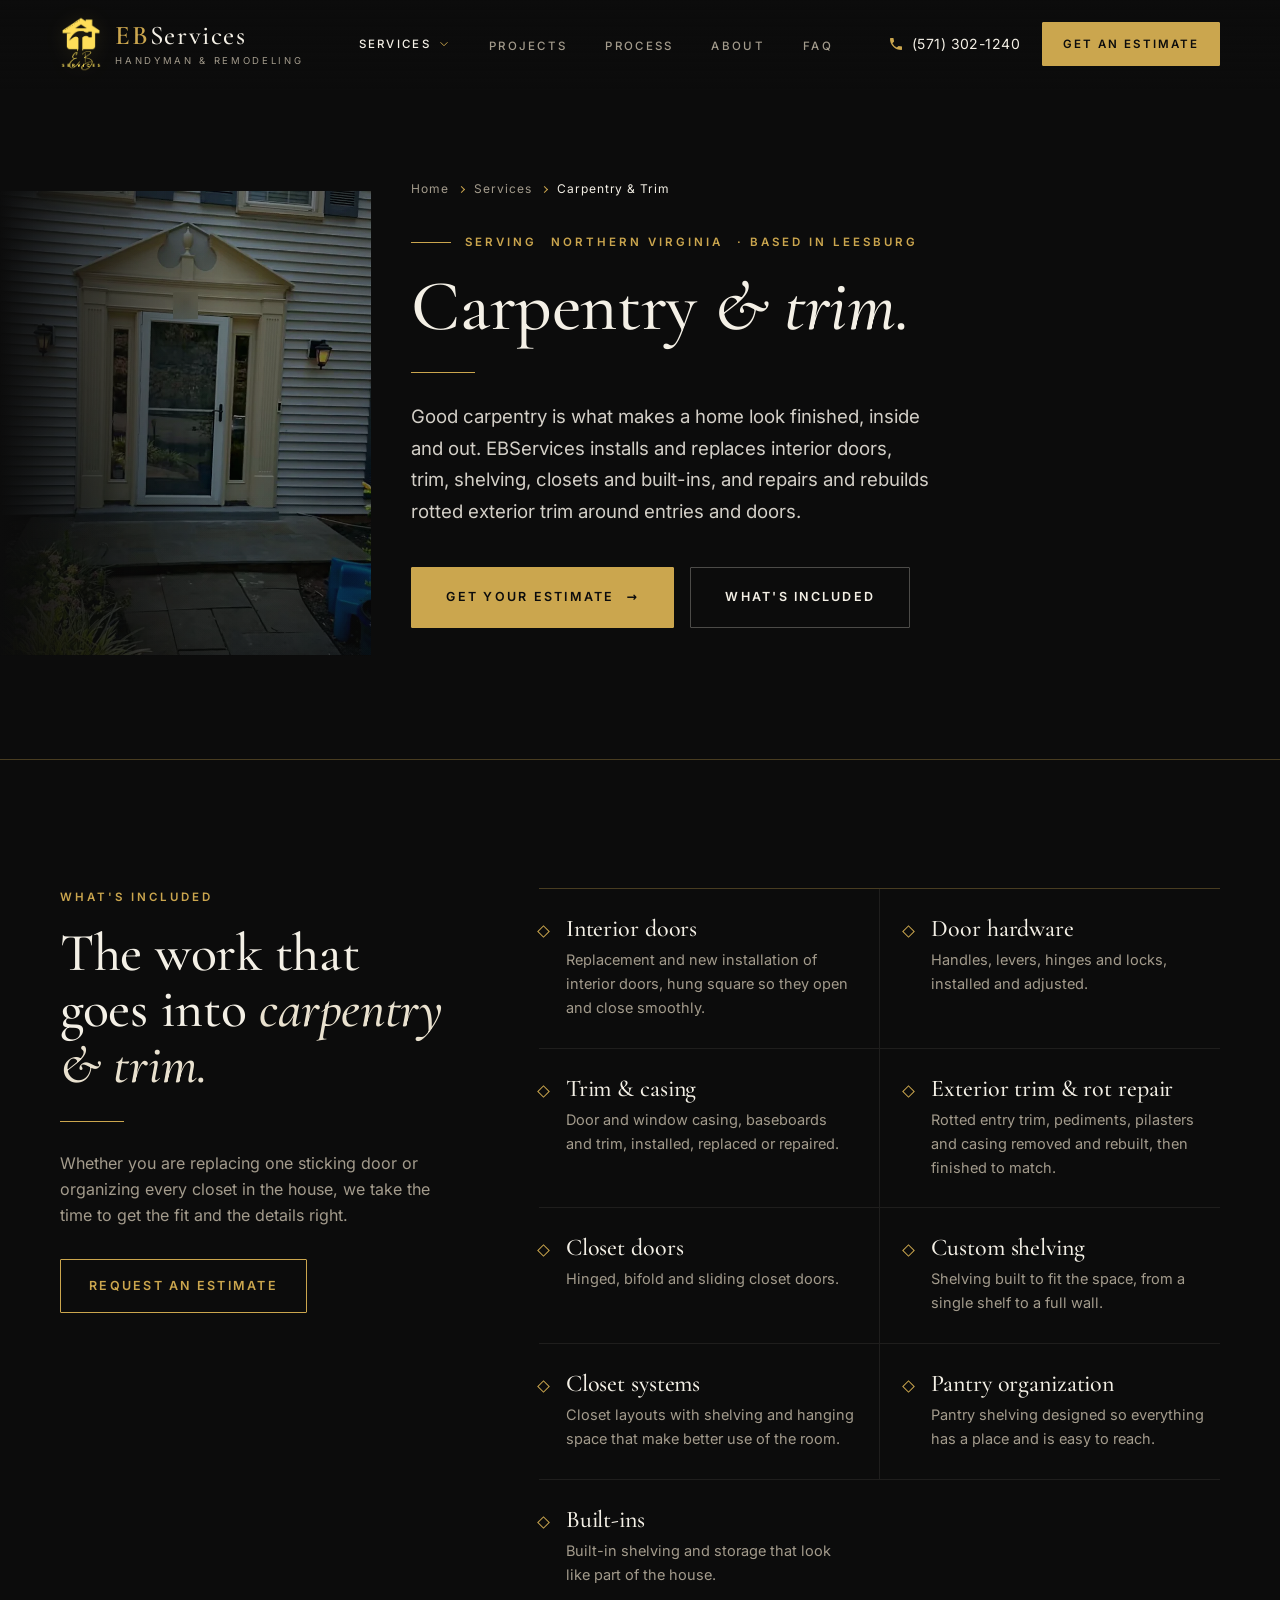
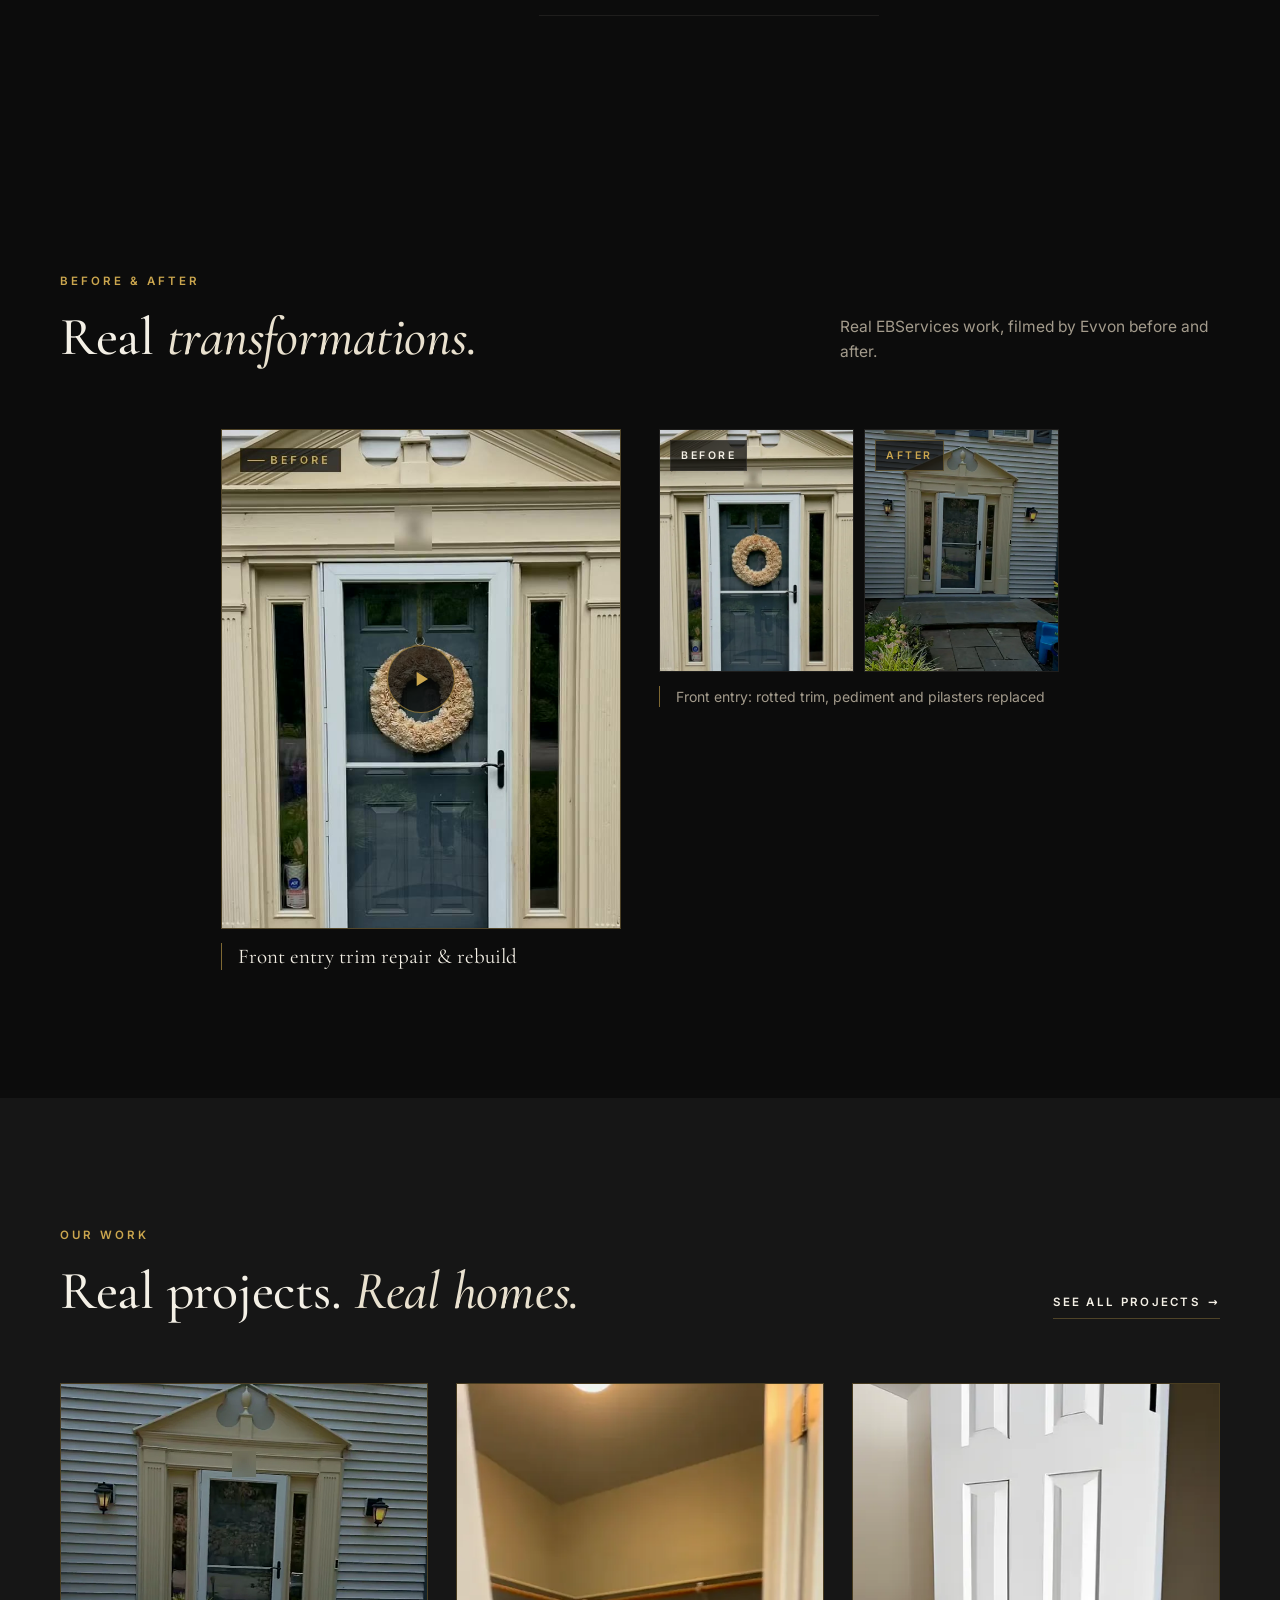
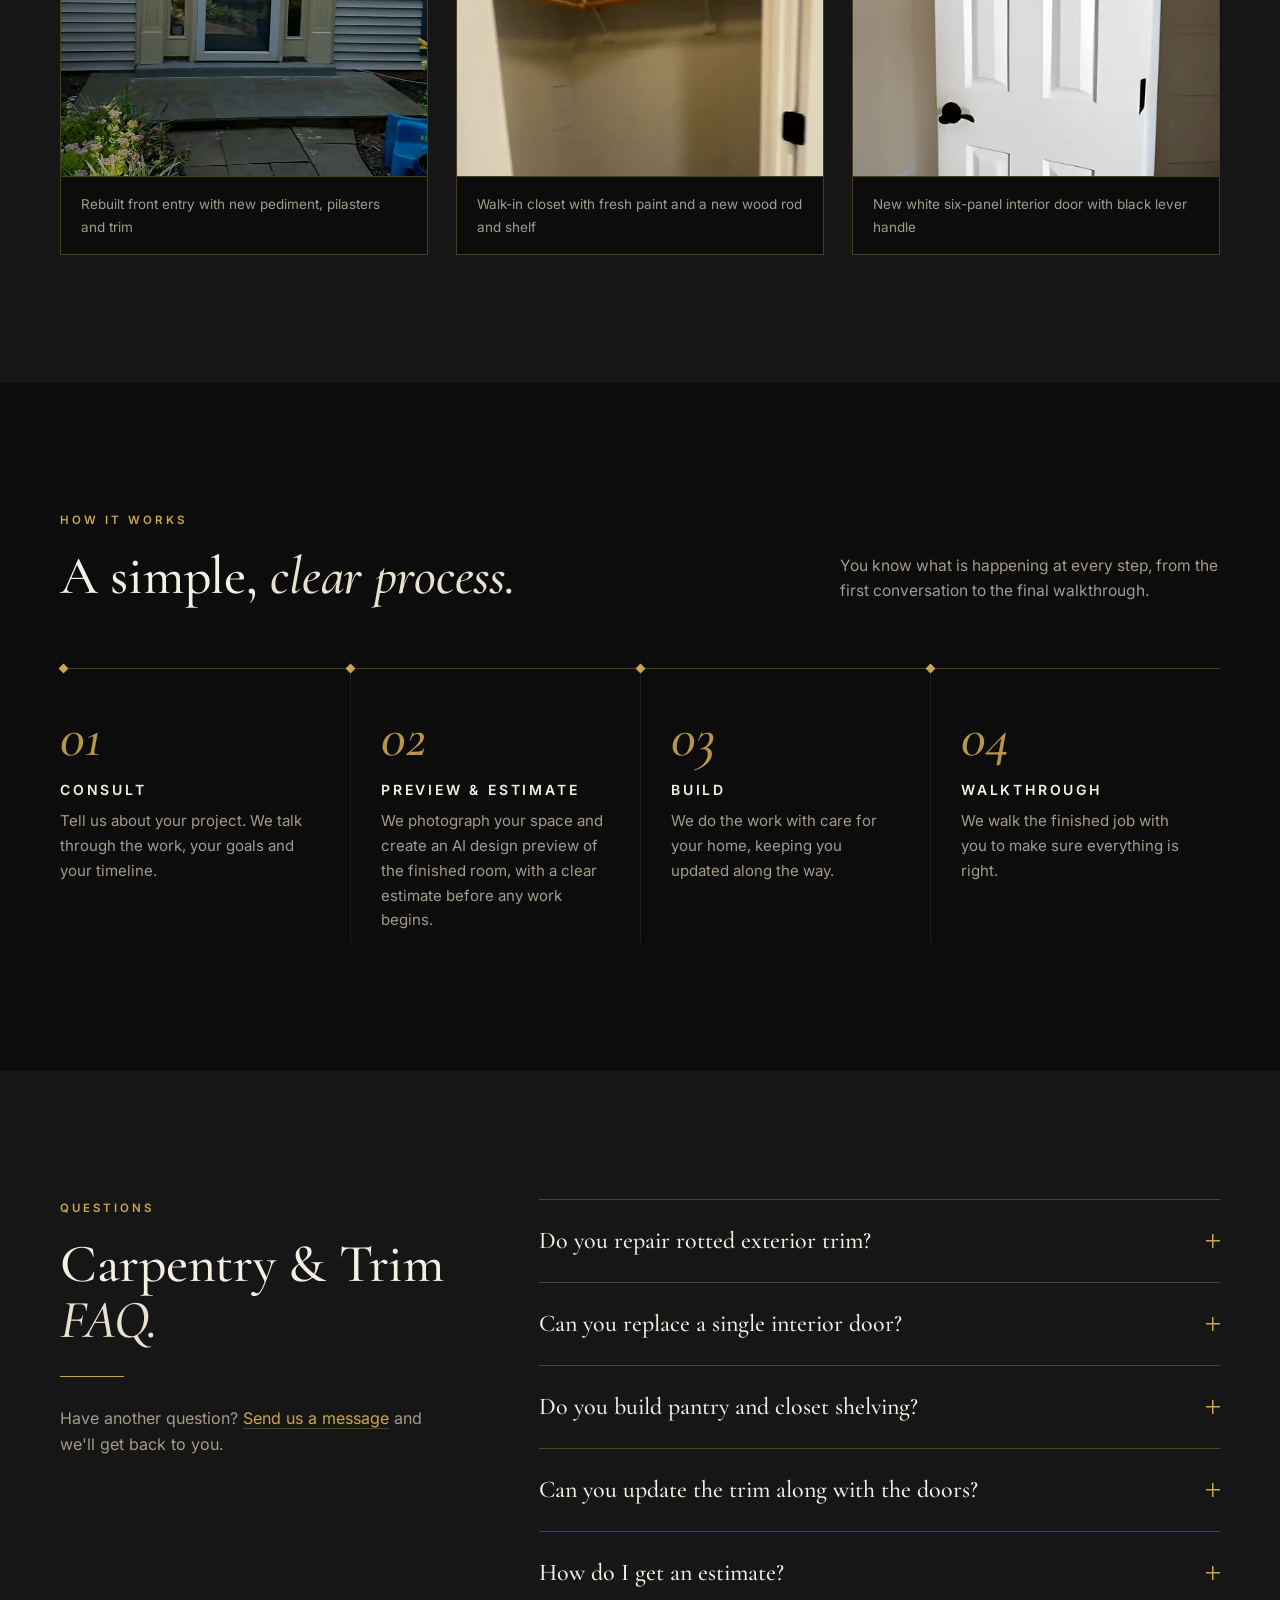
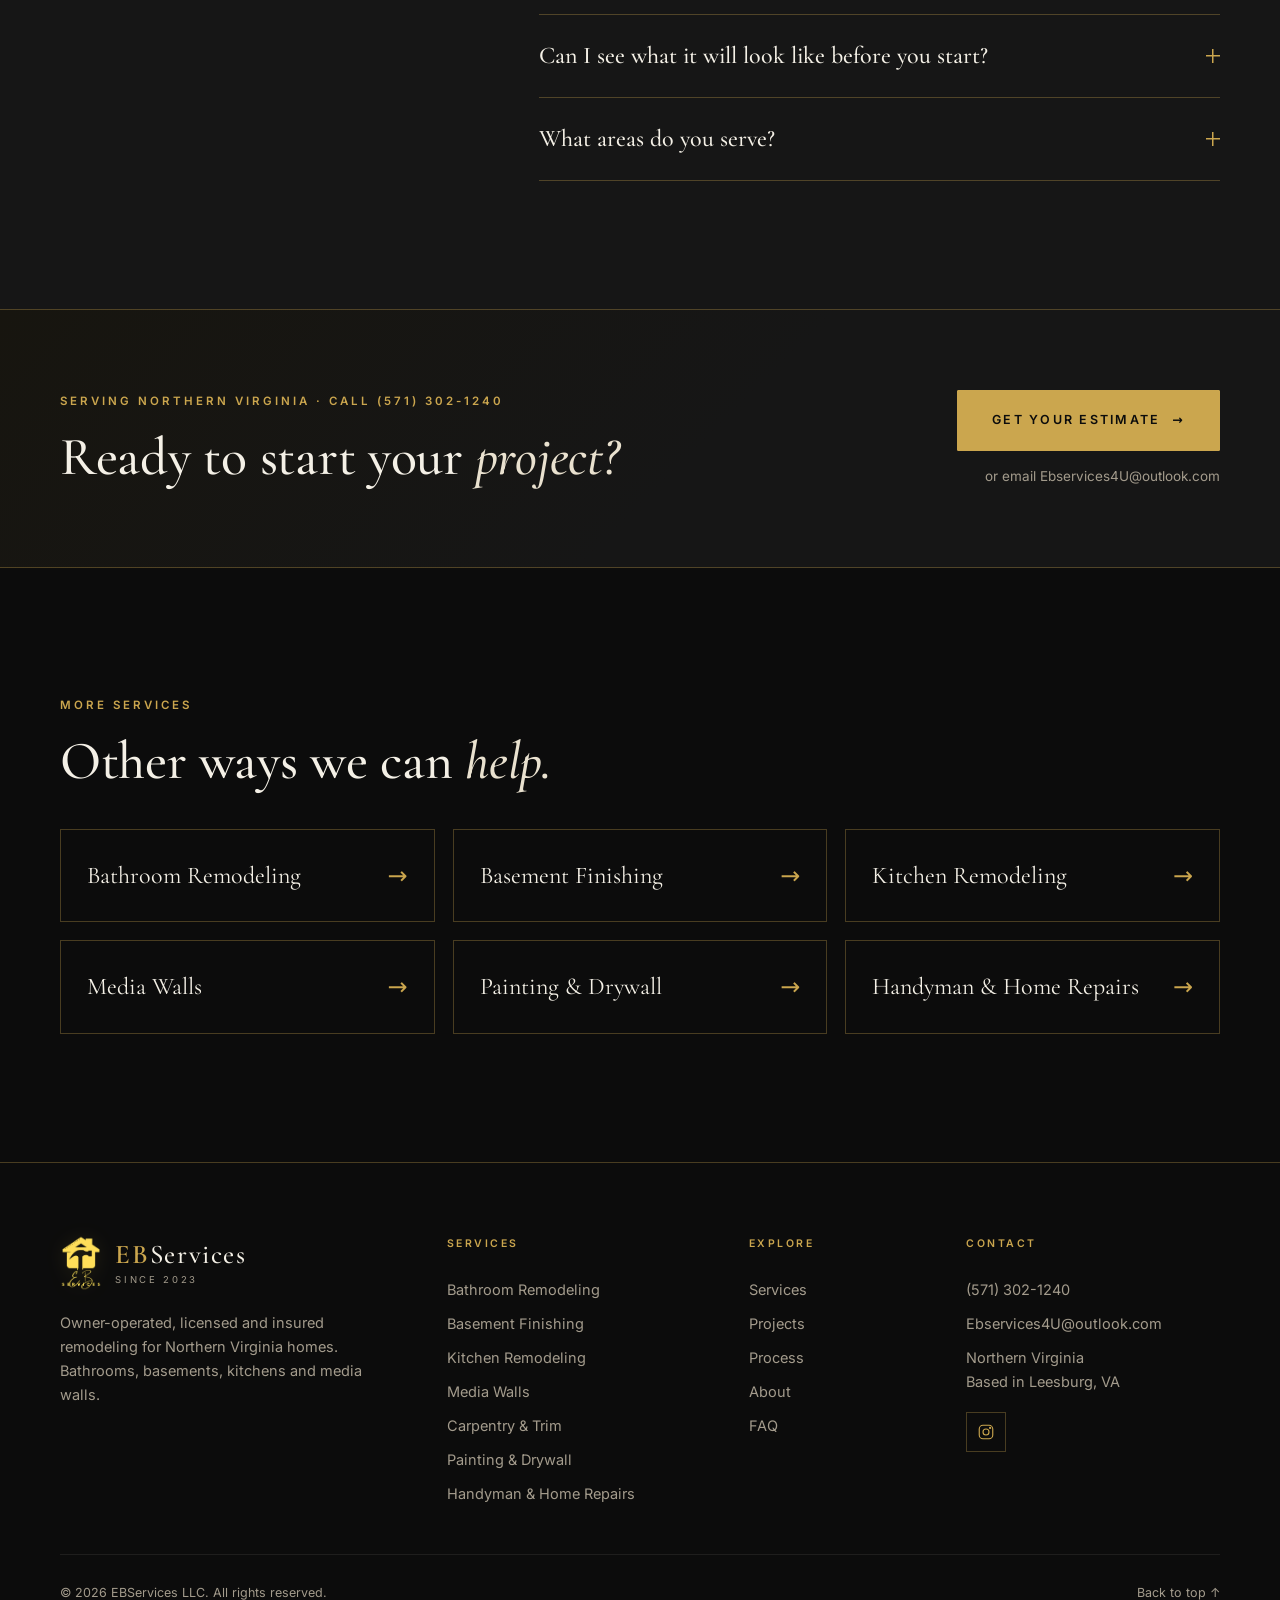
<file: interior-carpentry/index.html>
<!DOCTYPE html>
<html lang="en">
<head>
  <meta charset="utf-8">
  <title>Carpentry &amp; Trim | EBServices</title>
  <meta name="robots" content="noindex, follow">
  <link rel="canonical" href="https://ebservices4u.com/carpentry-trim/">
  <meta http-equiv="refresh" content="0; url=/carpentry-trim/">
  <script>location.replace('/carpentry-trim/' + location.search + location.hash);</script>
  <style>body{background:#0C0C0C;color:#F4F0E6;font-family:system-ui,sans-serif;display:grid;place-items:center;min-height:100vh;margin:0}a{color:#CBA64E}</style>
</head>
<body><p>This page has moved to <a href="/carpentry-trim/">Carpentry &amp; Trim</a>.</p></body>
</html>
</file>
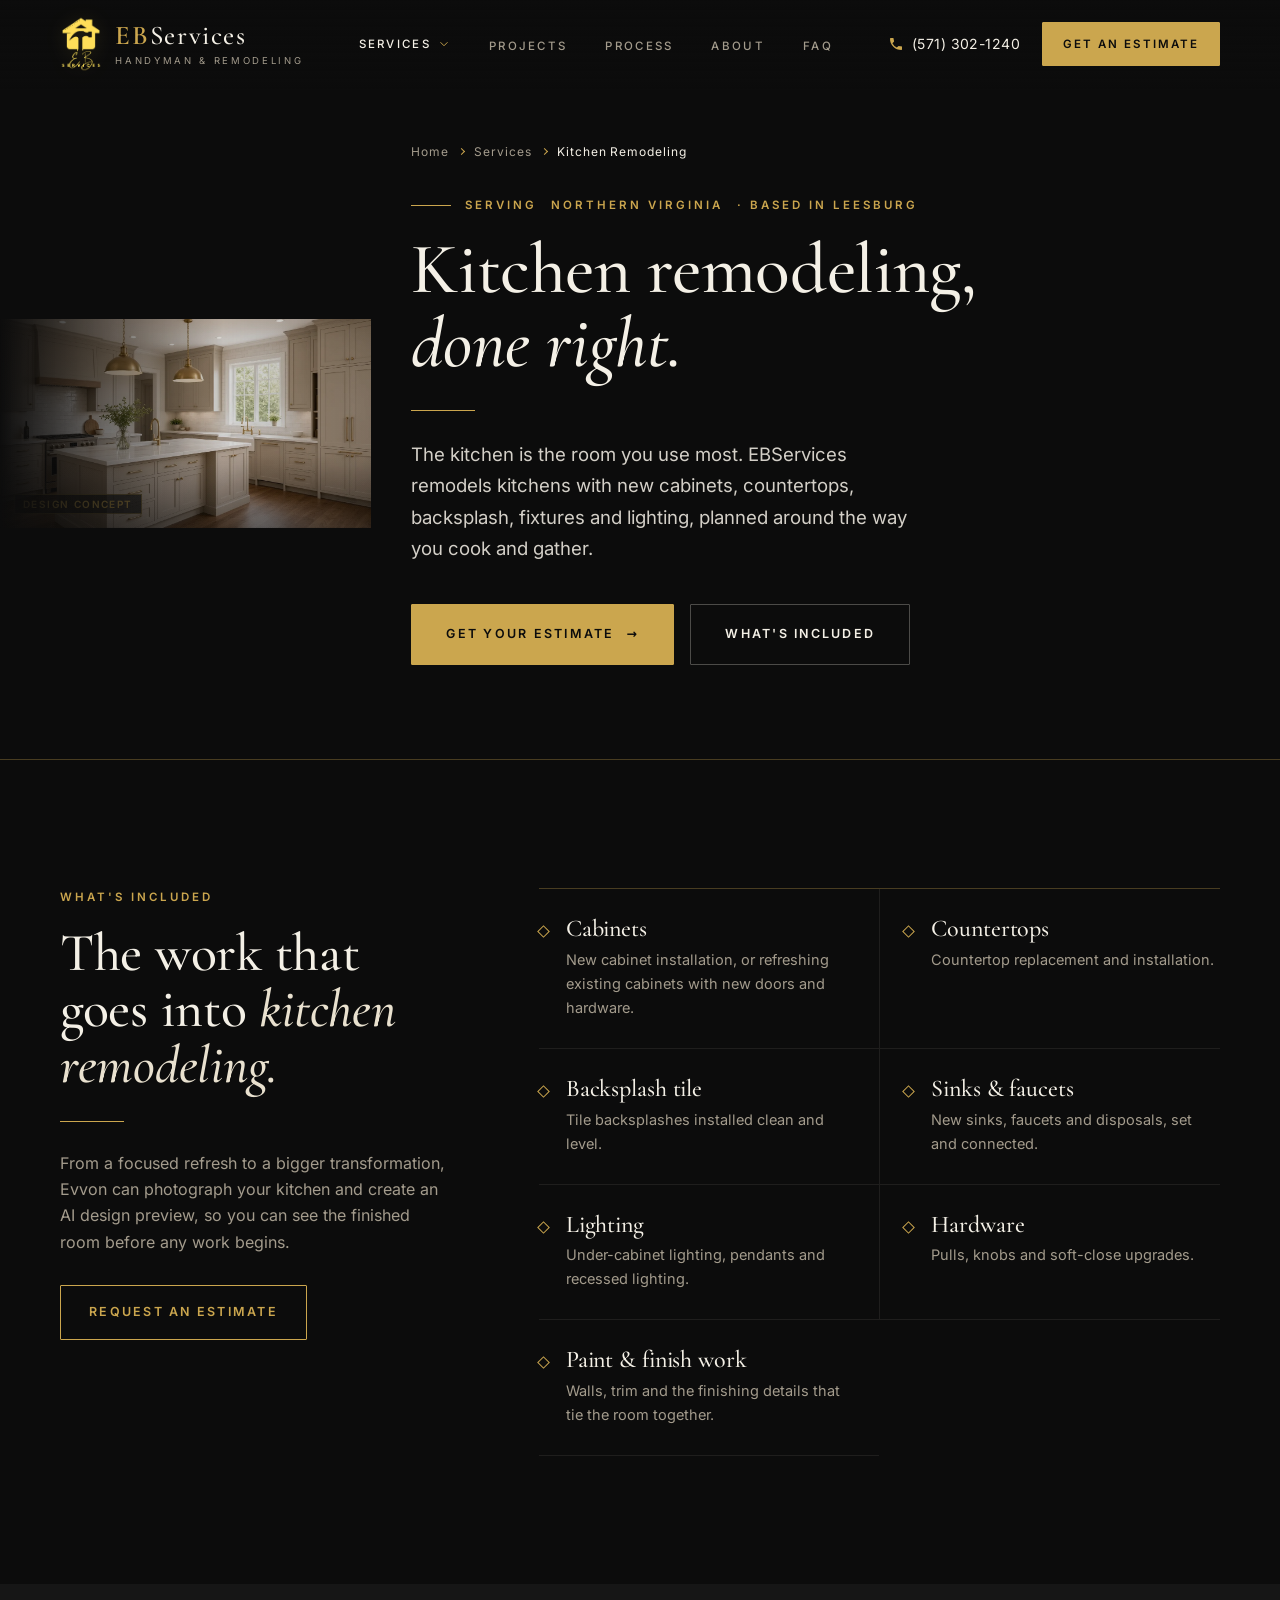
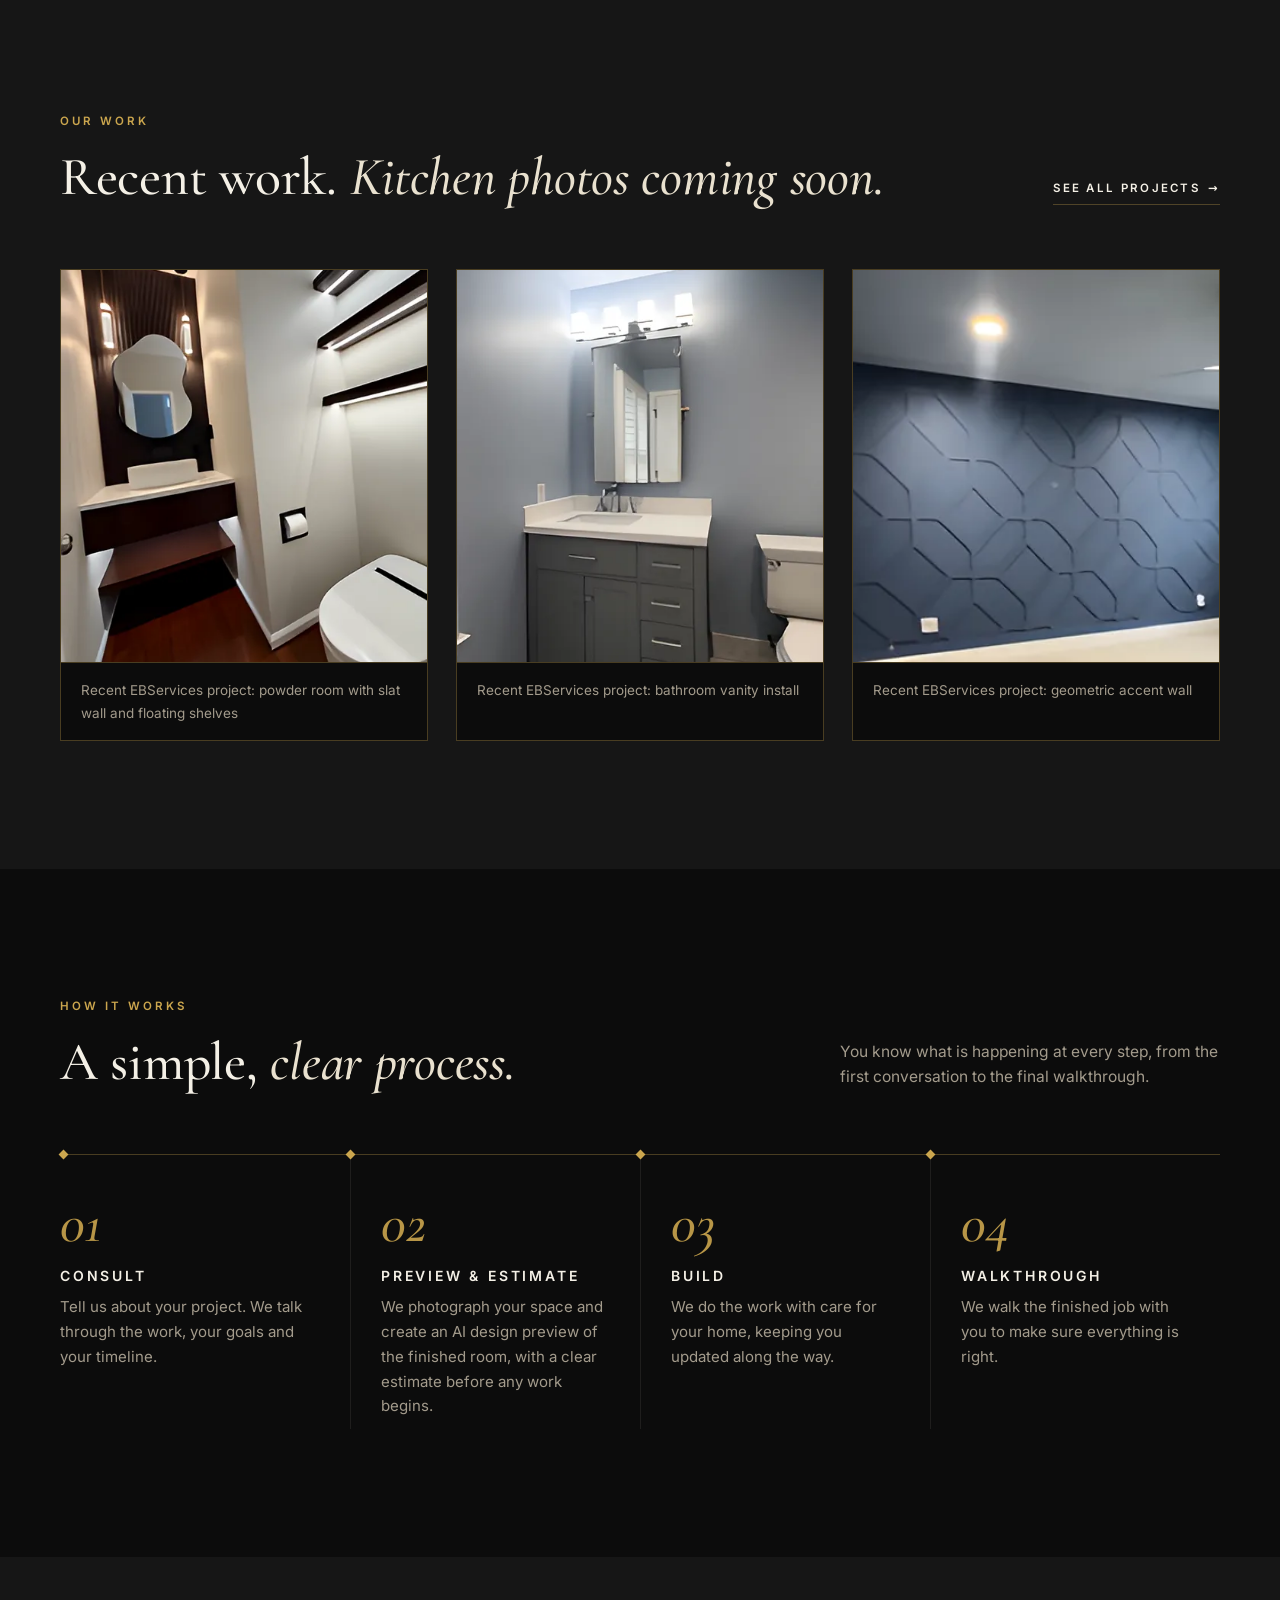
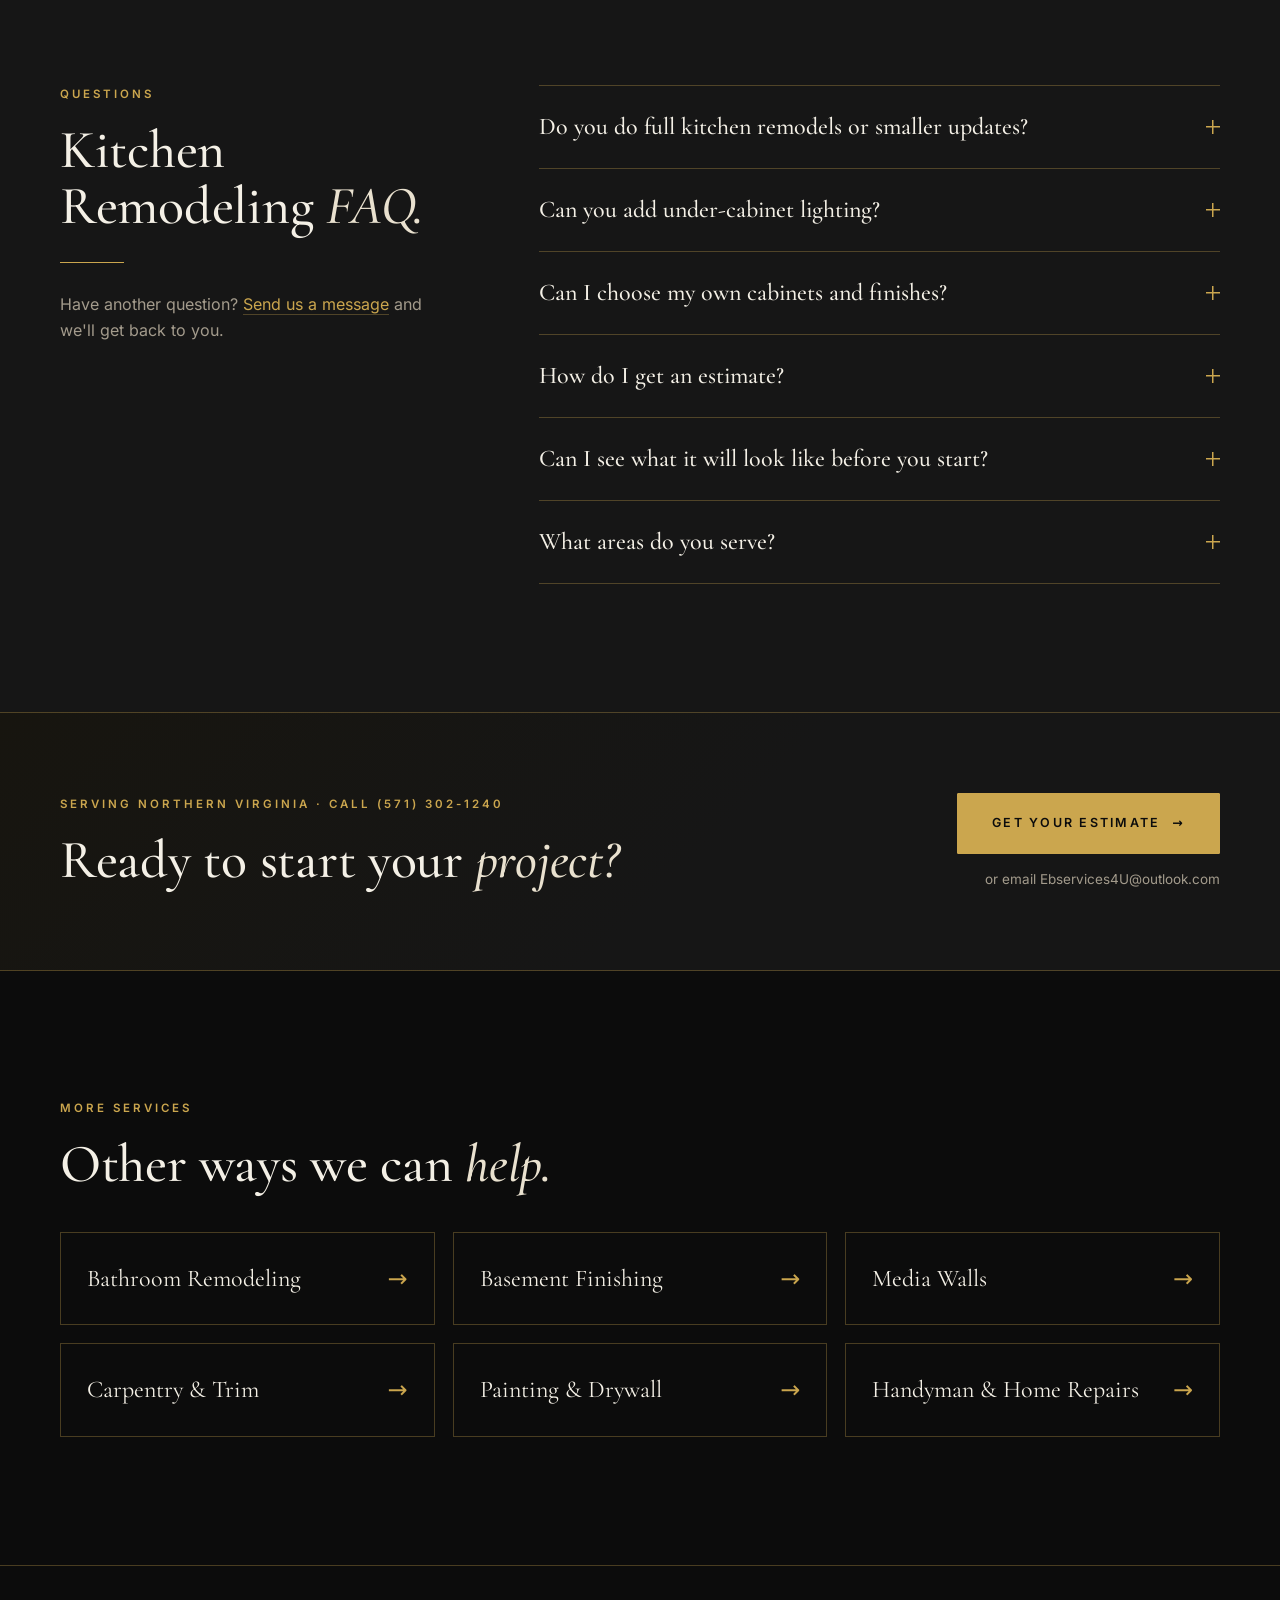
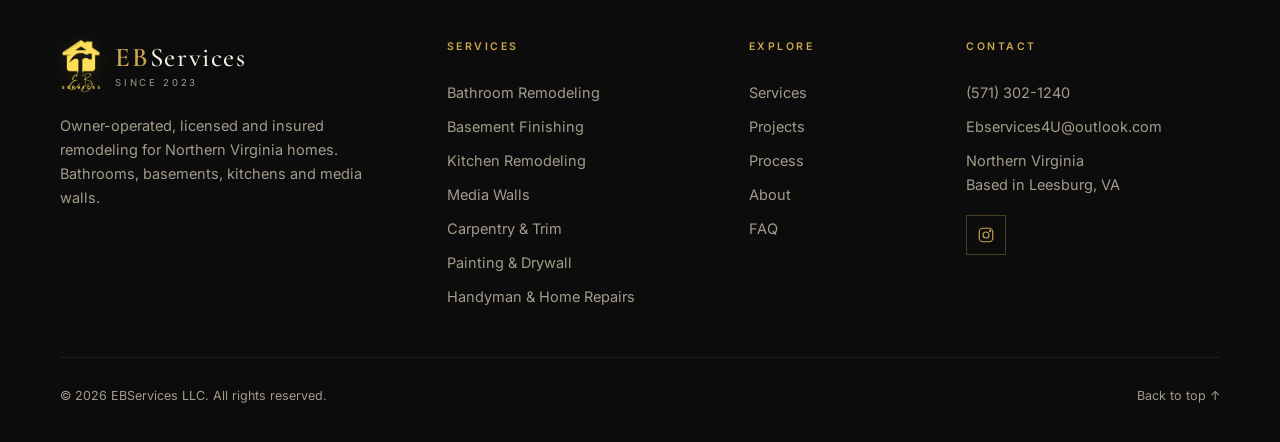
<file: kitchen-remodeling/index.html>
<!DOCTYPE html>
<html lang="en" class="no-js">
<head>
  <meta charset="utf-8">
  <meta name="viewport" content="width=device-width, initial-scale=1, viewport-fit=cover">
  <title>Kitchen Remodeling in Northern Virginia | EBServices</title>
  <meta name="description" content="Kitchen remodeling in Northern Virginia by EBServices LLC, based in Leesburg (Loudoun County): cabinets, countertops, backsplash tile, sinks and faucets, lighting, hardware and finish work. Licensed and insured. Call (571) 302-1240.">
  <link rel="canonical" href="https://ebservices4u.com/kitchen-remodeling/">
  <meta name="theme-color" content="#0C0C0C">
  <meta name="color-scheme" content="dark">
  <meta property="og:type" content="website">
  <meta property="og:site_name" content="EBServices">
  <meta property="og:title" content="Kitchen Remodeling in Northern Virginia | EBServices">
  <meta property="og:description" content="Kitchen remodeling in Northern Virginia by EBServices LLC, based in Leesburg (Loudoun County): cabinets, countertops, backsplash tile, sinks and faucets, lighting, hardware and finish work. Licensed and insured. Call (571) 302-1240.">
  <meta property="og:url" content="https://ebservices4u.com/kitchen-remodeling/">
  <meta property="og:image" content="https://ebservices4u.com/assets/img/og-image.jpg">
  <meta property="og:image:width" content="1200">
  <meta property="og:image:height" content="630">
  <meta name="twitter:card" content="summary_large_image">
  <meta name="twitter:title" content="Kitchen Remodeling in Northern Virginia | EBServices">
  <meta name="twitter:description" content="Kitchen remodeling in Northern Virginia by EBServices LLC, based in Leesburg (Loudoun County): cabinets, countertops, backsplash tile, sinks and faucets, lighting, hardware and finish work. Licensed and insured. Call (571) 302-1240.">
  <meta name="twitter:image" content="https://ebservices4u.com/assets/img/og-image.jpg">
  <link rel="icon" href="/favicon.ico" sizes="any">
  <link rel="icon" type="image/png" sizes="32x32" href="/favicon-32.png">
  <link rel="apple-touch-icon" href="/apple-touch-icon.png">
  <link rel="manifest" href="/site.webmanifest">
  <link rel="preload" href="/assets/fonts/cormorant.woff2" as="font" type="font/woff2" crossorigin>
  <link rel="preload" href="/assets/fonts/inter.woff2" as="font" type="font/woff2" crossorigin>
<link rel="preload" as="image" href="/assets/img/ai-kitchen.webp" imagesrcset="/assets/img/ai-kitchen-480.webp 480w, /assets/img/ai-kitchen.webp 1280w" imagesizes="(max-width: 900px) 100vw, 40vw" fetchpriority="high">
  <link rel="stylesheet" href="/css/style.css">
  <script>document.documentElement.classList.replace('no-js','js')</script>
  <script type="application/ld+json">{"@context": "https://schema.org", "@type": "Service", "name": "Kitchen Remodeling", "serviceType": "Kitchen remodeling", "url": "https://ebservices4u.com/kitchen-remodeling/", "description": "Kitchen remodeling in Northern Virginia by EBServices LLC, based in Leesburg (Loudoun County): cabinets, countertops, backsplash tile, sinks and faucets, lighting, hardware and finish work. Licensed and insured. Call (571) 302-1240.", "provider": {"@type": "HomeAndConstructionBusiness", "@id": "https://ebservices4u.com/#business", "name": "EBServices LLC", "alternateName": "EBServices", "legalName": "EBServices LLC", "url": "https://ebservices4u.com/", "telephone": "+1-571-302-1240", "address": {"@type": "PostalAddress", "addressLocality": "Leesburg", "addressRegion": "VA", "postalCode": "20175", "addressCountry": "US"}}, "areaServed": [{"@type": "AdministrativeArea", "name": "Northern Virginia"}, {"@type": "AdministrativeArea", "name": "Loudoun County, VA"}, {"@type": "City", "name": "Leesburg, VA"}], "image": "https://ebservices4u.com/assets/img/og-image.jpg", "hasOfferCatalog": {"@type": "OfferCatalog", "name": "Kitchen Remodeling", "itemListElement": [{"@type": "Offer", "itemOffered": {"@type": "Service", "name": "Cabinets"}}, {"@type": "Offer", "itemOffered": {"@type": "Service", "name": "Countertops"}}, {"@type": "Offer", "itemOffered": {"@type": "Service", "name": "Backsplash tile"}}, {"@type": "Offer", "itemOffered": {"@type": "Service", "name": "Sinks & faucets"}}, {"@type": "Offer", "itemOffered": {"@type": "Service", "name": "Lighting"}}, {"@type": "Offer", "itemOffered": {"@type": "Service", "name": "Hardware"}}, {"@type": "Offer", "itemOffered": {"@type": "Service", "name": "Paint & finish work"}}]}}</script>
<script type="application/ld+json">{"@context": "https://schema.org", "@type": "BreadcrumbList", "itemListElement": [{"@type": "ListItem", "position": 1, "name": "Home", "item": "https://ebservices4u.com/"}, {"@type": "ListItem", "position": 2, "name": "Services", "item": "https://ebservices4u.com/#services"}, {"@type": "ListItem", "position": 3, "name": "Kitchen Remodeling", "item": "https://ebservices4u.com/kitchen-remodeling/"}]}</script>
<script type="application/ld+json">{"@context": "https://schema.org", "@type": "FAQPage", "mainEntity": [{"@type": "Question", "name": "Do you do full kitchen remodels or smaller updates?", "acceptedAnswer": {"@type": "Answer", "text": "Both. Some kitchens need a focused refresh like new countertops, backsplash and lighting. Others need a bigger transformation. We will talk through what makes sense for yours."}}, {"@type": "Question", "name": "Can you add under-cabinet lighting?", "acceptedAnswer": {"@type": "Answer", "text": "Yes. Under-cabinet lighting, pendants and recessed lights can all be part of a kitchen project."}}, {"@type": "Question", "name": "Can I choose my own cabinets and finishes?", "acceptedAnswer": {"@type": "Answer", "text": "Yes. Tell us what you have in mind and we will plan the work around your selections."}}, {"@type": "Question", "name": "How do I get an estimate?", "acceptedAnswer": {"@type": "Answer", "text": "Call (571) 302-1240 or send the estimate form with a few details about your kitchen. Evvon will follow up to talk it through."}}]}</script>
</head>
<body class="svc-page">
<a class="skip-link" href="#main">Skip to content</a>

<header class="site-header" id="site-header">
  <div class="wrap header-inner">
    <a href="/" class="brand">
      <img src="/assets/img/logo.webp" width="194" height="256" alt="" class="brand-mark">
      <span class="brand-text"><span class="brand-name">EB<span>Services</span></span><span class="brand-sub">Handyman &amp; Remodeling</span></span>
    </a>
    <nav class="main-nav" id="main-nav" aria-label="Main">
      <ul class="nav-list">
        <li class="has-sub">
          <button type="button" class="sub-toggle is-current" aria-expanded="false" aria-controls="sub-services">Services <svg class="chev" viewBox="0 0 24 24" aria-hidden="true"><path d="M6 9l6 6 6-6"/></svg></button>
          <ul class="sub" id="sub-services">
            <li class="sub-label" aria-hidden="true">Specialties</li>
            <li><a href="/bathroom-remodeling/">Bathroom Remodeling</a></li><li><a href="/basement-finishing/">Basement Finishing</a></li><li><a href="/kitchen-remodeling/" aria-current="page">Kitchen Remodeling</a></li><li><a href="/media-walls/">Media Walls</a></li>
            <li class="sub-label sub-label-2" aria-hidden="true">More services</li>
            <li><a href="/carpentry-trim/">Carpentry &amp; Trim</a></li><li><a href="/painting-drywall/">Painting &amp; Drywall</a></li><li><a href="/handyman-services/">Handyman &amp; Home Repairs</a></li>
            <li class="sub-all"><a href="/#services">All services <span aria-hidden="true">&rarr;</span></a></li>
          </ul>
        </li>
        <li><a href="/#projects">Projects</a></li>
        <li><a href="/#process">Process</a></li>
        <li><a href="/#about">About</a></li>
        <li><a href="/#faq">FAQ</a></li>
      </ul>
      <div class="mobile-nav-extra">
        <a href="/?service=kitchen#estimate" class="btn btn-gold btn-block">Get an Estimate</a>
        <a class="mobile-nav-phone" data-requires="phone" data-phone-link href="tel:+15713021240"><span data-phone>(571) 302-1240</span></a>
        <a class="mobile-nav-mail" data-email-link href="mailto:Ebservices4U@outlook.com"><span data-email>Ebservices4U@outlook.com</span></a>
      </div>
    </nav>
    <div class="header-cta">
      <a class="header-phone" data-requires="phone" data-phone-link href="tel:+15713021240"><svg viewBox="0 0 24 24" aria-hidden="true"><path d="M6.6 10.8a15.1 15.1 0 0 0 6.6 6.6l2.2-2.2a1 1 0 0 1 1-.25 11.4 11.4 0 0 0 3.6.57 1 1 0 0 1 1 1V20a1 1 0 0 1-1 1A17 17 0 0 1 3 4a1 1 0 0 1 1-1h3.5a1 1 0 0 1 1 1c0 1.25.2 2.45.57 3.57a1 1 0 0 1-.25 1z"/></svg><span data-phone>(571) 302-1240</span></a>
      <a href="/?service=kitchen#estimate" class="btn btn-gold btn-sm header-btn">Get an Estimate</a>
      <button class="menu-toggle" type="button" aria-expanded="false" aria-controls="main-nav" aria-label="Open menu"><span></span><span></span><span></span></button>
    </div>
  </div>
</header>

<main id="main">
<section class="svc-hero" aria-labelledby="svc-title">
  <div class="svc-hero-media"><img src="/assets/img/ai-kitchen.webp" srcset="/assets/img/ai-kitchen-480.webp 480w, /assets/img/ai-kitchen.webp 1280w" sizes="(max-width: 900px) 100vw, 40vw" width="1280" height="720" alt="AI design concept: remodeled kitchen with shaker cabinets, quartz counters, tile backsplash and pendant lights" class="hero-img" fetchpriority="high"><span class="concept-tag">Design concept</span></div>
  <div class="wrap svc-hero-inner">
    <div class="svc-hero-copy">
      <nav class="breadcrumbs hero-anim" aria-label="Breadcrumb" style="--d:0ms">
        <ol><li><a href="/">Home</a></li><li><a href="/#services">Services</a></li><li aria-current="page">Kitchen Remodeling</li></ol>
      </nav>
      <p class="eyebrow eyebrow-rule hero-anim" style="--d:60ms">Serving <span data-service-area>Northern Virginia</span> <span class="hide-sm">&middot; Based in Leesburg</span></p>
      <h1 id="svc-title" class="hero-anim" style="--d:120ms">Kitchen remodeling, <em>done right.</em></h1>
      <span class="gold-rule hero-anim" style="--d:180ms"></span>
      <p class="lede hero-anim" style="--d:220ms">The kitchen is the room you use most. EBServices remodels kitchens with new cabinets, countertops, backsplash, fixtures and lighting, planned around the way you cook and gather.</p>
      <div class="hero-actions hero-anim" style="--d:280ms">
        <a href="/?service=kitchen#estimate" class="btn btn-gold btn-lg">Get Your Estimate <span class="arr" aria-hidden="true">&rarr;</span></a>
        <a href="#included" class="btn btn-ghost btn-lg">What's Included</a>
      </div>
    </div>
  </div>
</section>

<section class="section" id="included" aria-labelledby="inc-title">
  <div class="wrap inc-grid-wrap">
    <div class="inc-head reveal">
      <p class="eyebrow">What's included</p>
      <h2 id="inc-title">The work that goes into <em>kitchen remodeling.</em></h2>
      <span class="gold-rule"></span>
      <p class="muted">From a focused refresh to a bigger transformation, Evvon can photograph your kitchen and create an AI design preview, so you can see the finished room before any work begins.</p>
      <a href="/?service=kitchen#estimate" class="btn btn-outline">Request an Estimate</a>
    </div>
    <ul class="inc-list">
        <li class="inc-item reveal" style="--d:0ms"><span class="inc-mark" aria-hidden="true"></span><div><h3>Cabinets</h3><p>New cabinet installation, or refreshing existing cabinets with new doors and hardware.</p></div></li>
        <li class="inc-item reveal" style="--d:60ms"><span class="inc-mark" aria-hidden="true"></span><div><h3>Countertops</h3><p>Countertop replacement and installation.</p></div></li>
        <li class="inc-item reveal" style="--d:120ms"><span class="inc-mark" aria-hidden="true"></span><div><h3>Backsplash tile</h3><p>Tile backsplashes installed clean and level.</p></div></li>
        <li class="inc-item reveal" style="--d:180ms"><span class="inc-mark" aria-hidden="true"></span><div><h3>Sinks &amp; faucets</h3><p>New sinks, faucets and disposals, set and connected.</p></div></li>
        <li class="inc-item reveal" style="--d:0ms"><span class="inc-mark" aria-hidden="true"></span><div><h3>Lighting</h3><p>Under-cabinet lighting, pendants and recessed lighting.</p></div></li>
        <li class="inc-item reveal" style="--d:60ms"><span class="inc-mark" aria-hidden="true"></span><div><h3>Hardware</h3><p>Pulls, knobs and soft-close upgrades.</p></div></li>
        <li class="inc-item reveal" style="--d:120ms"><span class="inc-mark" aria-hidden="true"></span><div><h3>Paint &amp; finish work</h3><p>Walls, trim and the finishing details that tie the room together.</p></div></li>
    </ul>
  </div>
</section>

<section class="section section-alt" id="work" aria-labelledby="work-title">
  <div class="wrap">
    <div class="section-head reveal">
      <div>
        <p class="eyebrow">Our work</p>
        <h2 id="work-title">Recent work. <em>Kitchen photos coming soon.</em></h2>
      </div>
      <a class="text-link" href="/#projects">See all projects <span aria-hidden="true">&rarr;</span></a>
    </div>
    <div class="svc-photos count-3">
        <figure class="svc-photo reveal" style="--d:0ms">
          <button type="button" class="project-open" data-gallery data-index="0" data-full="/assets/img/slat-powder-room.webp" data-title="Recent EBServices project: powder room with slat wall and floating shelves" data-alt="Recent EBServices project: powder room with slat wall and floating shelves" aria-label="View larger photo: Recent EBServices project: powder room with slat wall and floating shelves">
            <span class="project-img"><img src="/assets/img/slat-powder-room.webp" srcset="/assets/img/slat-powder-room-480.webp 480w, /assets/img/slat-powder-room.webp 592w" sizes="(max-width: 640px) 90vw, 380px" width="592" height="728" alt="Recent EBServices project: powder room with slat wall and floating shelves" loading="lazy" decoding="async"><span class="zoom" aria-hidden="true"><svg viewBox="0 0 24 24"><circle cx="11" cy="11" r="6.5"/><path d="M16 16l4.5 4.5M11 8v6M8 11h6"/></svg></span></span>
          </button>
          <figcaption>Recent EBServices project: powder room with slat wall and floating shelves</figcaption>
        </figure>
        <figure class="svc-photo reveal" style="--d:80ms">
          <button type="button" class="project-open" data-gallery data-index="1" data-full="/assets/img/gray-vanity.webp" data-title="Recent EBServices project: bathroom vanity install" data-alt="Recent EBServices project: bathroom vanity install" aria-label="View larger photo: Recent EBServices project: bathroom vanity install">
            <span class="project-img"><img src="/assets/img/gray-vanity.webp" srcset="/assets/img/gray-vanity-480.webp 480w, /assets/img/gray-vanity.webp 592w" sizes="(max-width: 640px) 90vw, 380px" width="592" height="672" alt="Recent EBServices project: bathroom vanity install" loading="lazy" decoding="async"><span class="zoom" aria-hidden="true"><svg viewBox="0 0 24 24"><circle cx="11" cy="11" r="6.5"/><path d="M16 16l4.5 4.5M11 8v6M8 11h6"/></svg></span></span>
          </button>
          <figcaption>Recent EBServices project: bathroom vanity install</figcaption>
        </figure>
        <figure class="svc-photo reveal" style="--d:160ms">
          <button type="button" class="project-open" data-gallery data-index="2" data-full="/assets/img/accent-wall.webp" data-title="Recent EBServices project: geometric accent wall" data-alt="Recent EBServices project: geometric accent wall" aria-label="View larger photo: Recent EBServices project: geometric accent wall">
            <span class="project-img"><img src="/assets/img/accent-wall.webp" srcset="/assets/img/accent-wall-480.webp 480w, /assets/img/accent-wall.webp 592w" sizes="(max-width: 640px) 90vw, 380px" width="592" height="424" alt="Recent EBServices project: geometric accent wall" loading="lazy" decoding="async"><span class="zoom" aria-hidden="true"><svg viewBox="0 0 24 24"><circle cx="11" cy="11" r="6.5"/><path d="M16 16l4.5 4.5M11 8v6M8 11h6"/></svg></span></span>
          </button>
          <figcaption>Recent EBServices project: geometric accent wall</figcaption>
        </figure>
    </div>
  </div>
</section>

<section class="section" id="process" aria-labelledby="process-title">
  <div class="wrap">
    <div class="section-head reveal">
      <div>
        <p class="eyebrow">How it works</p>
        <h2 id="process-title">A simple, <em>clear process.</em></h2>
      </div>
      <p class="section-intro">You know what is happening at every step, from the first conversation to the final walkthrough.</p>
    </div>
    <ol class="process-grid">
      <li class="step reveal"><span class="step-num">01</span><h3>Consult</h3><p>Tell us about your project. We talk through the work, your goals and your timeline.</p></li>
      <li class="step reveal" style="--d:90ms"><span class="step-num">02</span><h3>Preview &amp; estimate</h3><p>We photograph your space and create an AI design preview of the finished room, with a clear estimate before any work begins.</p></li>
      <li class="step reveal" style="--d:180ms"><span class="step-num">03</span><h3>Build</h3><p>We do the work with care for your home, keeping you updated along the way.</p></li>
      <li class="step reveal" style="--d:270ms"><span class="step-num">04</span><h3>Walkthrough</h3><p>We walk the finished job with you to make sure everything is right.</p></li>
    </ol>
  </div>
</section>

<section class="section section-alt" id="faq" aria-labelledby="faq-title">
  <div class="wrap faq-grid">
    <div class="reveal">
      <p class="eyebrow">Questions</p>
      <h2 id="faq-title">Kitchen Remodeling <em>FAQ.</em></h2>
      <span class="gold-rule"></span>
      <p class="muted">Have another question? <a class="inline-link" href="/?service=kitchen#estimate">Send us a message</a> and we'll get back to you.</p>
    </div>
    <div class="faq-list reveal" style="--d:100ms">
      <details><summary>Do you do full kitchen remodels or smaller updates?</summary><div class="faq-a"><p>Both. Some kitchens need a focused refresh like new countertops, backsplash and lighting. Others need a bigger transformation. We will talk through what makes sense for yours.</p></div></details>
      <details><summary>Can you add under-cabinet lighting?</summary><div class="faq-a"><p>Yes. Under-cabinet lighting, pendants and recessed lights can all be part of a kitchen project.</p></div></details>
      <details><summary>Can I choose my own cabinets and finishes?</summary><div class="faq-a"><p>Yes. Tell us what you have in mind and we will plan the work around your selections.</p></div></details>
      <details><summary>How do I get an estimate?</summary><div class="faq-a"><p>Call (571) 302-1240 or send the estimate form with a few details about your kitchen. Evvon will follow up to talk it through.</p></div></details>
      <details><summary>Can I see what it will look like before you start?</summary><div class="faq-a"><p>Yes. Evvon photographs your actual space and uses AI to create photorealistic previews of the finished room, so you can see the design before work begins. Previews are for visualization, and the final result may vary slightly.</p></div></details>
      <details><summary>What areas do you serve?</summary><div class="faq-a"><p>EBServices LLC is based in Leesburg and serves homeowners across Loudoun County and <span data-service-area>Northern Virginia</span>.</p></div></details>
    </div>
  </div>
</section>

<section class="cta-band" aria-labelledby="cta-title">
  <div class="wrap cta-inner reveal">
    <div>
      <p class="eyebrow">Serving <span data-service-area>Northern Virginia</span> &middot; Call <a data-phone-link href="tel:+15713021240"><span data-phone>(571) 302-1240</span></a></p>
      <h2 id="cta-title">Ready to start your <em>project?</em></h2>
    </div>
    <div class="cta-actions">
      <a href="/?service=kitchen#estimate" class="btn btn-gold btn-lg">Get Your Estimate <span class="arr" aria-hidden="true">&rarr;</span></a>
      <a class="cta-mail" data-email-link href="mailto:Ebservices4U@outlook.com">or email <span data-email>Ebservices4U@outlook.com</span></a>
    </div>
  </div>
</section>

<section class="section other-services" aria-labelledby="other-title">
  <div class="wrap">
    <p class="eyebrow reveal">More services</p>
    <h2 id="other-title" class="reveal">Other ways we can <em>help.</em></h2>
    <div class="other-grid reveal">
        <a class="other-svc" href="/bathroom-remodeling/"><span>Bathroom Remodeling</span><span class="arr" aria-hidden="true">&rarr;</span></a>
        <a class="other-svc" href="/basement-finishing/"><span>Basement Finishing</span><span class="arr" aria-hidden="true">&rarr;</span></a>
        <a class="other-svc" href="/media-walls/"><span>Media Walls</span><span class="arr" aria-hidden="true">&rarr;</span></a>
        <a class="other-svc" href="/carpentry-trim/"><span>Carpentry &amp; Trim</span><span class="arr" aria-hidden="true">&rarr;</span></a>
        <a class="other-svc" href="/painting-drywall/"><span>Painting &amp; Drywall</span><span class="arr" aria-hidden="true">&rarr;</span></a>
        <a class="other-svc" href="/handyman-services/"><span>Handyman &amp; Home Repairs</span><span class="arr" aria-hidden="true">&rarr;</span></a>
    </div>
  </div>
</section>
</main>

<footer class="site-footer">
  <div class="wrap">
    <div class="footer-top">
      <div class="footer-brand">
        <a href="/" class="brand">
          <img src="/assets/img/logo.webp" width="194" height="256" alt="" class="brand-mark" loading="lazy">
          <span class="brand-text"><span class="brand-name">EB<span>Services</span></span><span class="brand-sub">Since <span data-founded>2023</span></span></span>
        </a>
        <p class="muted">Owner-operated, licensed and insured remodeling for Northern Virginia homes. Bathrooms, basements, kitchens and media walls.</p>
      </div>
      <nav class="footer-nav" aria-label="Services">
        <p class="footer-h">Services</p>
        <a href="/bathroom-remodeling/">Bathroom Remodeling</a><a href="/basement-finishing/">Basement Finishing</a><a href="/kitchen-remodeling/">Kitchen Remodeling</a><a href="/media-walls/">Media Walls</a><a href="/carpentry-trim/">Carpentry &amp; Trim</a><a href="/painting-drywall/">Painting &amp; Drywall</a><a href="/handyman-services/">Handyman &amp; Home Repairs</a>
      </nav>
      <nav class="footer-nav" aria-label="Footer">
        <p class="footer-h">Explore</p>
        <a href="/#services">Services</a><a href="/#projects">Projects</a><a href="/#process">Process</a><a href="/#about">About</a><a href="/#faq">FAQ</a>
      </nav>
      <div class="footer-contact">
        <p class="footer-h">Contact</p>
        <a data-requires="phone" data-phone-link href="tel:+15713021240"><span data-phone>(571) 302-1240</span></a>
        <a data-email-link href="mailto:Ebservices4U@outlook.com"><span data-email>Ebservices4U@outlook.com</span></a>
        <p data-requires="serviceArea"><span data-service-area>Northern Virginia</span><br>Based in Leesburg, VA</p>
        <div class="socials">
          <a data-social="instagram" href="https://www.instagram.com/ebservices2u" target="_blank" rel="noopener" aria-label="EBServices on Instagram"><svg viewBox="0 0 24 24" aria-hidden="true"><rect x="3" y="3" width="18" height="18" rx="5"/><circle cx="12" cy="12" r="4"/><circle cx="17.5" cy="6.5" r=".8"/></svg></a>
          <a data-social="facebook" href="/#" target="_blank" rel="noopener" aria-label="EBServices on Facebook" hidden><svg viewBox="0 0 24 24" aria-hidden="true"><path d="M14 8h3V4h-3a4 4 0 0 0-4 4v2H7v4h3v7h4v-7h3l1-4h-4V8z"/></svg></a>
          <a data-social="google" href="/#" target="_blank" rel="noopener" aria-label="EBServices on Google" hidden><svg viewBox="0 0 24 24" aria-hidden="true"><path d="M20 12.2c0-.6 0-1.1-.1-1.7H12v3.3h4.5a4 4 0 0 1-1.7 2.6v2.1h2.8c1.6-1.5 2.4-3.7 2.4-6.3z"/><path d="M12 21c2.3 0 4.3-.8 5.6-2.1l-2.8-2.1c-.8.5-1.7.8-2.8.8-2.2 0-4-1.5-4.7-3.4H4.4v2.2A9 9 0 0 0 12 21z"/><path d="M7.3 14.2a5.4 5.4 0 0 1 0-3.4V8.6H4.4a9 9 0 0 0 0 7.8z"/><path d="M12 6.6c1.2 0 2.4.4 3.3 1.3l2.4-2.4A9 9 0 0 0 4.4 8.6l2.9 2.2C8 8.9 9.8 6.6 12 6.6z"/></svg></a>
        </div>
      </div>
    </div>
    <div class="footer-bottom">
      <p>&copy; <span data-year>2026</span> <span data-legal-name>EBServices LLC</span>. All rights reserved.</p>
      <a href="#main" class="to-top">Back to top <span aria-hidden="true">&uarr;</span></a>
    </div>
  </div>
</footer>

<div class="mobile-bar" role="navigation" aria-label="Quick actions">
  <a class="mb-call" data-phone-link data-call-fallback href="tel:+15713021240"><svg viewBox="0 0 24 24" aria-hidden="true"><path d="M6.6 10.8a15.1 15.1 0 0 0 6.6 6.6l2.2-2.2a1 1 0 0 1 1-.25 11.4 11.4 0 0 0 3.6.57 1 1 0 0 1 1 1V20a1 1 0 0 1-1 1A17 17 0 0 1 3 4a1 1 0 0 1 1-1h3.5a1 1 0 0 1 1 1c0 1.25.2 2.45.57 3.57a1 1 0 0 1-.25 1z"/></svg><span data-call-label>Call Now</span></a>
  <a class="mb-est" href="/?service=kitchen#estimate"><svg viewBox="0 0 24 24" aria-hidden="true"><path d="M14 3H6a1 1 0 0 0-1 1v16a1 1 0 0 0 1 1h12a1 1 0 0 0 1-1V8z"/><path d="M14 3v5h5M8 13h8M8 17h5"/></svg><span>Get Estimate</span></a>
</div>

<dialog class="lightbox" id="lightbox" aria-label="Project photos">
  <div class="lb-inner">
    <figure class="lb-figure"><img class="lb-img" alt=""><figcaption class="lb-cap"><span class="lb-title"></span><span class="lb-count"></span></figcaption></figure>
    <button type="button" class="lb-btn lb-prev" aria-label="Previous photo"><svg viewBox="0 0 24 24" aria-hidden="true"><path d="M15 5l-7 7 7 7"/></svg></button>
    <button type="button" class="lb-btn lb-next" aria-label="Next photo"><svg viewBox="0 0 24 24" aria-hidden="true"><path d="M9 5l7 7-7 7"/></svg></button>
    <button type="button" class="lb-btn lb-close" aria-label="Close gallery"><svg viewBox="0 0 24 24" aria-hidden="true"><path d="M6 6l12 12M18 6L6 18"/></svg></button>
  </div>
</dialog>

<script src="/js/config.js"></script>
<script src="/js/main.js" defer></script>
</body>
</html>
</file>
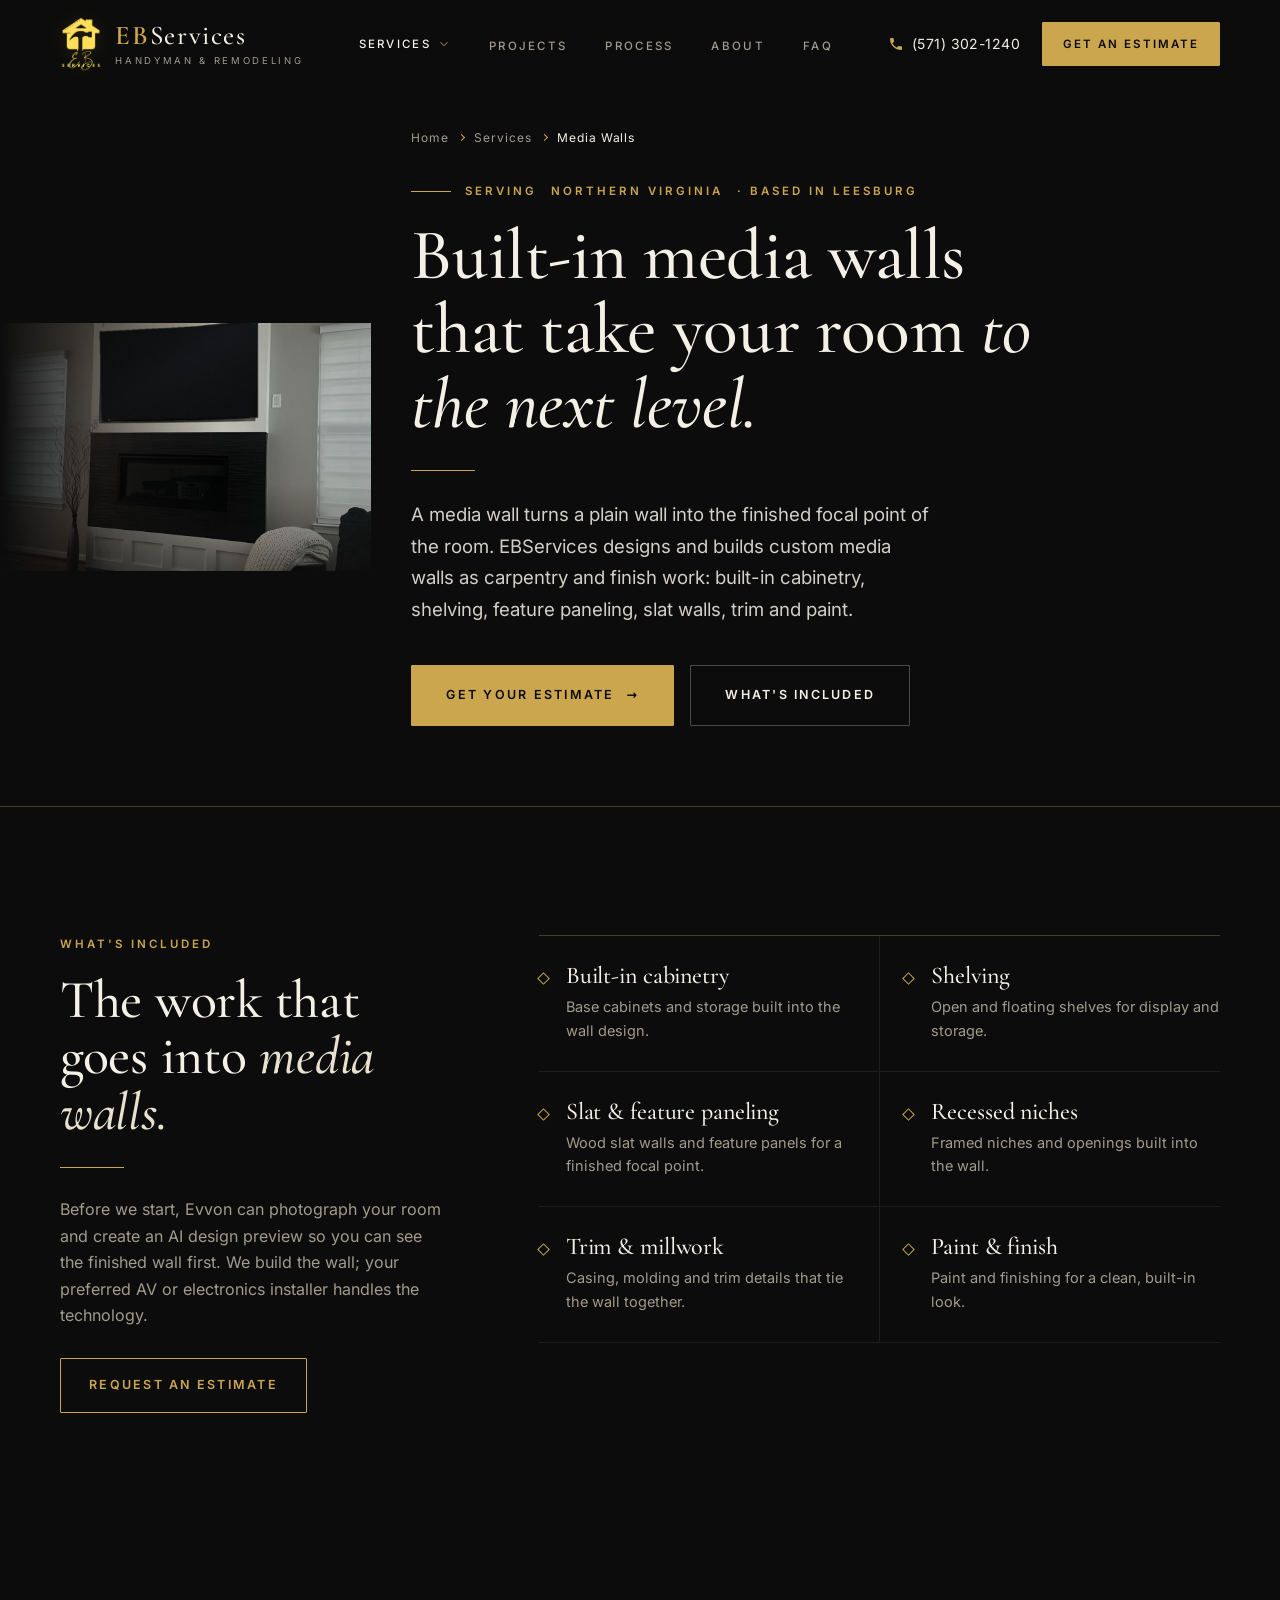
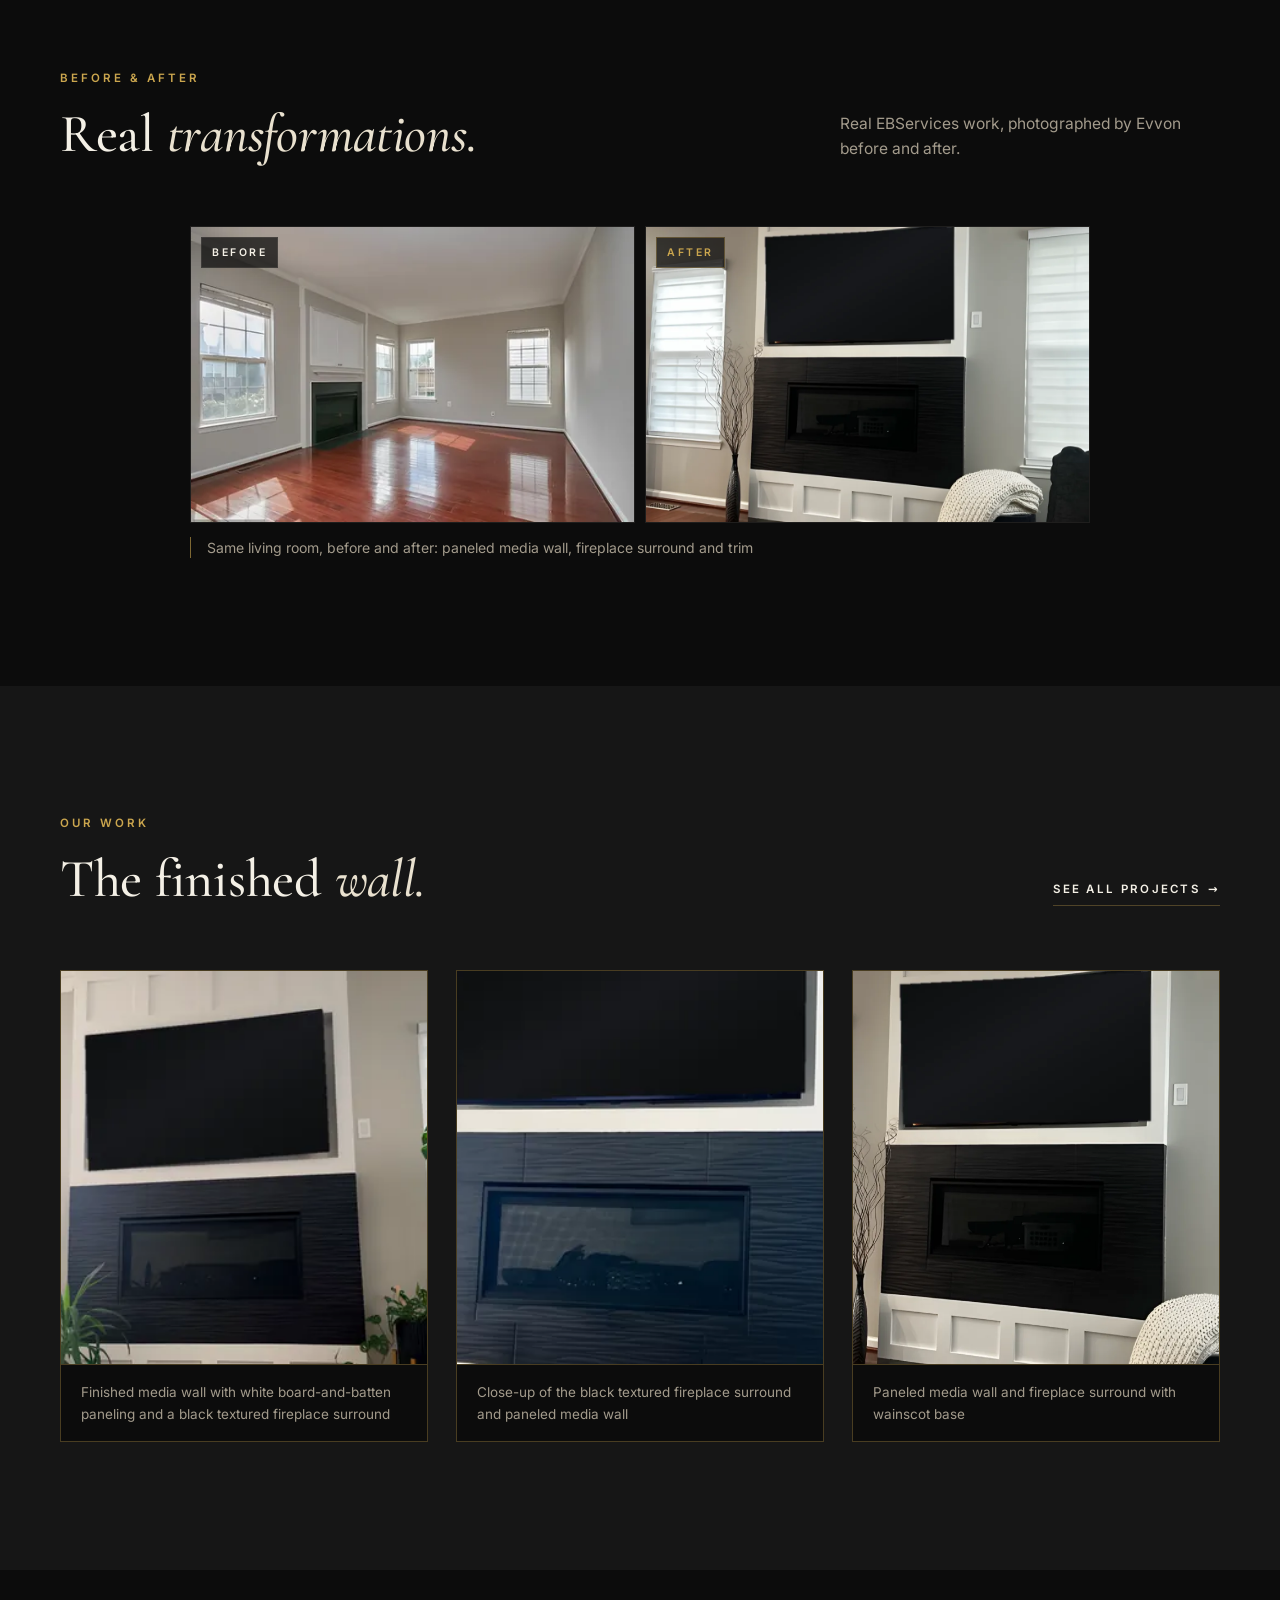
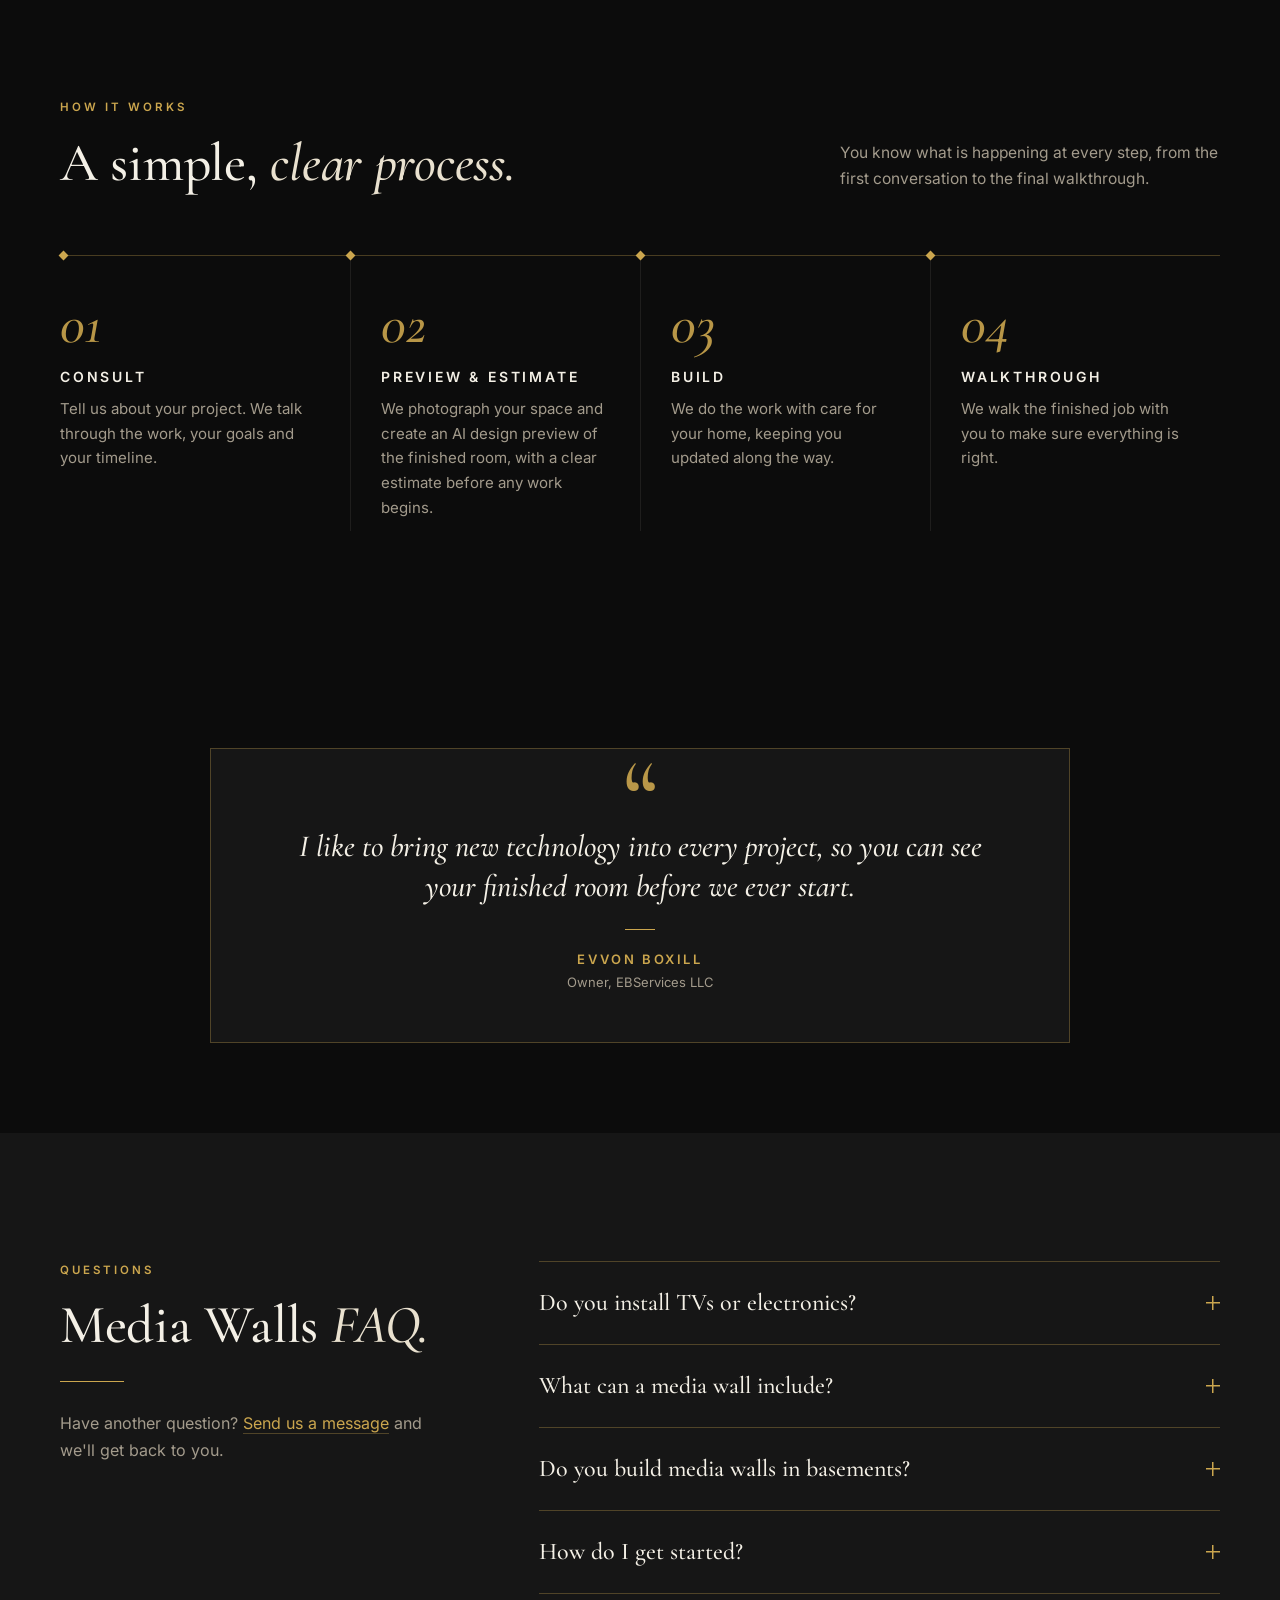
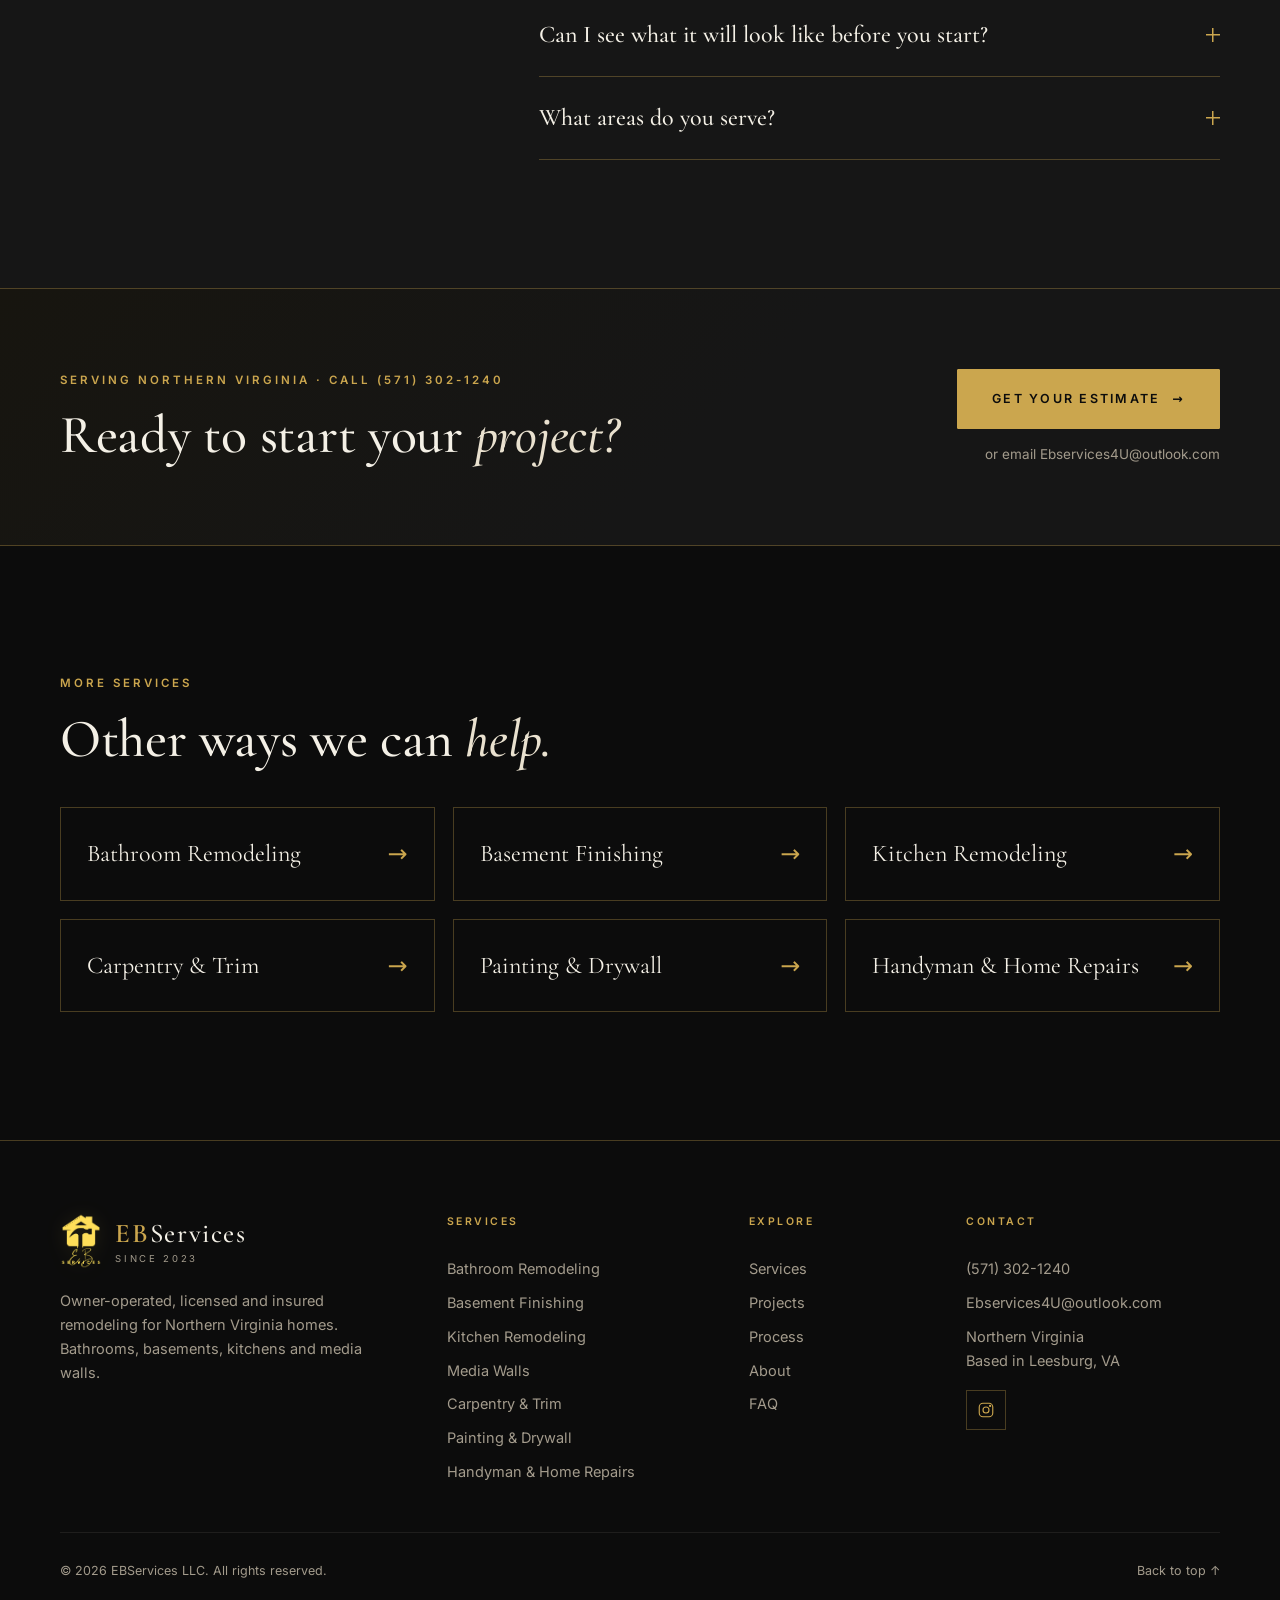
<file: media-walls/index.html>
<!DOCTYPE html>
<html lang="en" class="no-js">
<head>
  <meta charset="utf-8">
  <meta name="viewport" content="width=device-width, initial-scale=1, viewport-fit=cover">
  <title>Custom Built-In Media Walls &amp; Feature Walls in Northern Virginia | EBServices</title>
  <meta name="description" content="Custom built-in media walls and feature walls in Northern Virginia by EBServices LLC, based in Leesburg (Loudoun County): cabinetry, shelving, slat and feature paneling, trim, paint and recessed niches. Call (571) 302-1240.">
  <link rel="canonical" href="https://ebservices4u.com/media-walls/">
  <meta name="theme-color" content="#0C0C0C">
  <meta name="color-scheme" content="dark">
  <meta property="og:type" content="website">
  <meta property="og:site_name" content="EBServices">
  <meta property="og:title" content="Custom Built-In Media Walls &amp; Feature Walls in Northern Virginia | EBServices">
  <meta property="og:description" content="Custom built-in media walls and feature walls in Northern Virginia by EBServices LLC, based in Leesburg (Loudoun County): cabinetry, shelving, slat and feature paneling, trim, paint and recessed niches. Call (571) 302-1240.">
  <meta property="og:url" content="https://ebservices4u.com/media-walls/">
  <meta property="og:image" content="https://ebservices4u.com/assets/img/og-image.jpg">
  <meta property="og:image:width" content="1200">
  <meta property="og:image:height" content="630">
  <meta name="twitter:card" content="summary_large_image">
  <meta name="twitter:title" content="Custom Built-In Media Walls &amp; Feature Walls in Northern Virginia | EBServices">
  <meta name="twitter:description" content="Custom built-in media walls and feature walls in Northern Virginia by EBServices LLC, based in Leesburg (Loudoun County): cabinetry, shelving, slat and feature paneling, trim, paint and recessed niches. Call (571) 302-1240.">
  <meta name="twitter:image" content="https://ebservices4u.com/assets/img/og-image.jpg">
  <link rel="icon" href="/favicon.ico" sizes="any">
  <link rel="icon" type="image/png" sizes="32x32" href="/favicon-32.png">
  <link rel="apple-touch-icon" href="/apple-touch-icon.png">
  <link rel="manifest" href="/site.webmanifest">
  <link rel="preload" href="/assets/fonts/cormorant.woff2" as="font" type="font/woff2" crossorigin>
  <link rel="preload" href="/assets/fonts/inter.woff2" as="font" type="font/woff2" crossorigin>
<link rel="preload" as="image" href="/assets/img/mw-after-3.webp" imagesrcset="/assets/img/mw-after-3-480.webp 480w, /assets/img/mw-after-3.webp 1080w" imagesizes="(max-width: 900px) 100vw, 40vw" fetchpriority="high">
  <link rel="stylesheet" href="/css/style.css">
  <script>document.documentElement.classList.replace('no-js','js')</script>
  <script type="application/ld+json">{"@context": "https://schema.org", "@type": "Service", "name": "Media Walls", "serviceType": "Built-in media wall and feature wall carpentry", "url": "https://ebservices4u.com/media-walls/", "description": "Custom built-in media walls and feature walls in Northern Virginia by EBServices LLC, based in Leesburg (Loudoun County): cabinetry, shelving, slat and feature paneling, trim, paint and recessed niches. Call (571) 302-1240.", "provider": {"@type": "HomeAndConstructionBusiness", "@id": "https://ebservices4u.com/#business", "name": "EBServices LLC", "alternateName": "EBServices", "legalName": "EBServices LLC", "url": "https://ebservices4u.com/", "telephone": "+1-571-302-1240", "address": {"@type": "PostalAddress", "addressLocality": "Leesburg", "addressRegion": "VA", "postalCode": "20175", "addressCountry": "US"}}, "areaServed": [{"@type": "AdministrativeArea", "name": "Northern Virginia"}, {"@type": "AdministrativeArea", "name": "Loudoun County, VA"}, {"@type": "City", "name": "Leesburg, VA"}], "image": "https://ebservices4u.com/assets/img/mw-after-3.webp", "hasOfferCatalog": {"@type": "OfferCatalog", "name": "Media Walls", "itemListElement": [{"@type": "Offer", "itemOffered": {"@type": "Service", "name": "Built-in cabinetry"}}, {"@type": "Offer", "itemOffered": {"@type": "Service", "name": "Shelving"}}, {"@type": "Offer", "itemOffered": {"@type": "Service", "name": "Slat & feature paneling"}}, {"@type": "Offer", "itemOffered": {"@type": "Service", "name": "Recessed niches"}}, {"@type": "Offer", "itemOffered": {"@type": "Service", "name": "Trim & millwork"}}, {"@type": "Offer", "itemOffered": {"@type": "Service", "name": "Paint & finish"}}]}}</script>
<script type="application/ld+json">{"@context": "https://schema.org", "@type": "BreadcrumbList", "itemListElement": [{"@type": "ListItem", "position": 1, "name": "Home", "item": "https://ebservices4u.com/"}, {"@type": "ListItem", "position": 2, "name": "Services", "item": "https://ebservices4u.com/#services"}, {"@type": "ListItem", "position": 3, "name": "Media Walls", "item": "https://ebservices4u.com/media-walls/"}]}</script>
<script type="application/ld+json">{"@context": "https://schema.org", "@type": "FAQPage", "mainEntity": [{"@type": "Question", "name": "Do you install TVs or electronics?", "acceptedAnswer": {"@type": "Answer", "text": "No. EBServices builds the wall itself: cabinetry, shelving, paneling, niches, trim and paint. Your preferred AV or electronics installer handles the TV and other technology."}}, {"@type": "Question", "name": "What can a media wall include?", "acceptedAnswer": {"@type": "Answer", "text": "Built-in cabinets, open or floating shelves, slat or feature paneling, recessed niches, trim and paint, designed around your room."}}, {"@type": "Question", "name": "Do you build media walls in basements?", "acceptedAnswer": {"@type": "Answer", "text": "Yes. Built-in media walls and feature walls pair naturally with basement finishing."}}, {"@type": "Question", "name": "How do I get started?", "acceptedAnswer": {"@type": "Answer", "text": "Call (571) 302-1240 or send the estimate form with your room size and a few details. Evvon will follow up to talk it through."}}]}</script>
</head>
<body class="svc-page">
<a class="skip-link" href="#main">Skip to content</a>

<header class="site-header" id="site-header">
  <div class="wrap header-inner">
    <a href="/" class="brand">
      <img src="/assets/img/logo.webp" width="194" height="256" alt="" class="brand-mark">
      <span class="brand-text"><span class="brand-name">EB<span>Services</span></span><span class="brand-sub">Handyman &amp; Remodeling</span></span>
    </a>
    <nav class="main-nav" id="main-nav" aria-label="Main">
      <ul class="nav-list">
        <li class="has-sub">
          <button type="button" class="sub-toggle is-current" aria-expanded="false" aria-controls="sub-services">Services <svg class="chev" viewBox="0 0 24 24" aria-hidden="true"><path d="M6 9l6 6 6-6"/></svg></button>
          <ul class="sub" id="sub-services">
            <li class="sub-label" aria-hidden="true">Specialties</li>
            <li><a href="/bathroom-remodeling/">Bathroom Remodeling</a></li><li><a href="/basement-finishing/">Basement Finishing</a></li><li><a href="/kitchen-remodeling/">Kitchen Remodeling</a></li><li><a href="/media-walls/" aria-current="page">Media Walls</a></li>
            <li class="sub-label sub-label-2" aria-hidden="true">More services</li>
            <li><a href="/carpentry-trim/">Carpentry &amp; Trim</a></li><li><a href="/painting-drywall/">Painting &amp; Drywall</a></li><li><a href="/handyman-services/">Handyman &amp; Home Repairs</a></li>
            <li class="sub-all"><a href="/#services">All services <span aria-hidden="true">&rarr;</span></a></li>
          </ul>
        </li>
        <li><a href="/#projects">Projects</a></li>
        <li><a href="/#process">Process</a></li>
        <li><a href="/#about">About</a></li>
        <li><a href="/#faq">FAQ</a></li>
      </ul>
      <div class="mobile-nav-extra">
        <a href="/?service=media-wall#estimate" class="btn btn-gold btn-block">Get an Estimate</a>
        <a class="mobile-nav-phone" data-requires="phone" data-phone-link href="tel:+15713021240"><span data-phone>(571) 302-1240</span></a>
        <a class="mobile-nav-mail" data-email-link href="mailto:Ebservices4U@outlook.com"><span data-email>Ebservices4U@outlook.com</span></a>
      </div>
    </nav>
    <div class="header-cta">
      <a class="header-phone" data-requires="phone" data-phone-link href="tel:+15713021240"><svg viewBox="0 0 24 24" aria-hidden="true"><path d="M6.6 10.8a15.1 15.1 0 0 0 6.6 6.6l2.2-2.2a1 1 0 0 1 1-.25 11.4 11.4 0 0 0 3.6.57 1 1 0 0 1 1 1V20a1 1 0 0 1-1 1A17 17 0 0 1 3 4a1 1 0 0 1 1-1h3.5a1 1 0 0 1 1 1c0 1.25.2 2.45.57 3.57a1 1 0 0 1-.25 1z"/></svg><span data-phone>(571) 302-1240</span></a>
      <a href="/?service=media-wall#estimate" class="btn btn-gold btn-sm header-btn">Get an Estimate</a>
      <button class="menu-toggle" type="button" aria-expanded="false" aria-controls="main-nav" aria-label="Open menu"><span></span><span></span><span></span></button>
    </div>
  </div>
</header>

<main id="main">
<section class="svc-hero" aria-labelledby="svc-title">
  <div class="svc-hero-media"><img src="/assets/img/mw-after-3.webp" srcset="/assets/img/mw-after-3-480.webp 480w, /assets/img/mw-after-3.webp 1080w" sizes="(max-width: 900px) 100vw, 40vw" width="1080" height="720" alt="" class="hero-img" fetchpriority="high"></div>
  <div class="wrap svc-hero-inner">
    <div class="svc-hero-copy">
      <nav class="breadcrumbs hero-anim" aria-label="Breadcrumb" style="--d:0ms">
        <ol><li><a href="/">Home</a></li><li><a href="/#services">Services</a></li><li aria-current="page">Media Walls</li></ol>
      </nav>
      <p class="eyebrow eyebrow-rule hero-anim" style="--d:60ms">Serving <span data-service-area>Northern Virginia</span> <span class="hide-sm">&middot; Based in Leesburg</span></p>
      <h1 id="svc-title" class="hero-anim" style="--d:120ms">Built-in media walls that take your room <em>to the next level.</em></h1>
      <span class="gold-rule hero-anim" style="--d:180ms"></span>
      <p class="lede hero-anim" style="--d:220ms">A media wall turns a plain wall into the finished focal point of the room. EBServices designs and builds custom media walls as carpentry and finish work: built-in cabinetry, shelving, feature paneling, slat walls, trim and paint.</p>
      <div class="hero-actions hero-anim" style="--d:280ms">
        <a href="/?service=media-wall#estimate" class="btn btn-gold btn-lg">Get Your Estimate <span class="arr" aria-hidden="true">&rarr;</span></a>
        <a href="#included" class="btn btn-ghost btn-lg">What's Included</a>
      </div>
    </div>
  </div>
</section>

<section class="section" id="included" aria-labelledby="inc-title">
  <div class="wrap inc-grid-wrap">
    <div class="inc-head reveal">
      <p class="eyebrow">What's included</p>
      <h2 id="inc-title">The work that goes into <em>media walls.</em></h2>
      <span class="gold-rule"></span>
      <p class="muted">Before we start, Evvon can photograph your room and create an AI design preview so you can see the finished wall first. We build the wall; your preferred AV or electronics installer handles the technology.</p>
      <a href="/?service=media-wall#estimate" class="btn btn-outline">Request an Estimate</a>
    </div>
    <ul class="inc-list">
        <li class="inc-item reveal" style="--d:0ms"><span class="inc-mark" aria-hidden="true"></span><div><h3>Built-in cabinetry</h3><p>Base cabinets and storage built into the wall design.</p></div></li>
        <li class="inc-item reveal" style="--d:60ms"><span class="inc-mark" aria-hidden="true"></span><div><h3>Shelving</h3><p>Open and floating shelves for display and storage.</p></div></li>
        <li class="inc-item reveal" style="--d:120ms"><span class="inc-mark" aria-hidden="true"></span><div><h3>Slat &amp; feature paneling</h3><p>Wood slat walls and feature panels for a finished focal point.</p></div></li>
        <li class="inc-item reveal" style="--d:180ms"><span class="inc-mark" aria-hidden="true"></span><div><h3>Recessed niches</h3><p>Framed niches and openings built into the wall.</p></div></li>
        <li class="inc-item reveal" style="--d:0ms"><span class="inc-mark" aria-hidden="true"></span><div><h3>Trim &amp; millwork</h3><p>Casing, molding and trim details that tie the wall together.</p></div></li>
        <li class="inc-item reveal" style="--d:60ms"><span class="inc-mark" aria-hidden="true"></span><div><h3>Paint &amp; finish</h3><p>Paint and finishing for a clean, built-in look.</p></div></li>
    </ul>
  </div>
</section>

<section class="section ba-section" id="before-after" aria-labelledby="ba-title">
  <div class="wrap">
    <div class="section-head reveal">
      <div>
        <p class="eyebrow">Before &amp; after</p>
        <h2 id="ba-title">Real <em>transformations.</em></h2>
      </div>
      <p class="section-intro">Real EBServices work, photographed by Evvon before and after.</p>
    </div>
    <div class="ba-grid single">
        
        <figure class="ba-pair wide reveal">
          <div class="ba-pair-grid">
            <div class="ba-pair-item"><img src="/assets/img/mw-before-3.webp" srcset="/assets/img/mw-before-3-480.webp 480w, /assets/img/mw-before-3.webp 1080w" sizes="(max-width: 900px) 46vw, 220px" width="1080" height="720" alt="Living room before: plain painted wall around a basic fireplace" loading="lazy" decoding="async"><span class="ba-tag">Before</span></div>
            <div class="ba-pair-item"><img src="/assets/img/mw-after-3.webp" srcset="/assets/img/mw-after-3-480.webp 480w, /assets/img/mw-after-3.webp 1080w" sizes="(max-width: 900px) 46vw, 220px" width="1080" height="720" alt="The same wall after: white paneled media wall with a black textured fireplace surround" loading="lazy" decoding="async"><span class="ba-tag ba-tag-gold">After</span></div>
          </div>
          <figcaption>Same living room, before and after: paneled media wall, fireplace surround and trim</figcaption>
        </figure>
        
    </div>
  </div>
</section>

<section class="section section-alt" id="work" aria-labelledby="work-title">
  <div class="wrap">
    <div class="section-head reveal">
      <div>
        <p class="eyebrow">Our work</p>
        <h2 id="work-title">The finished <em>wall.</em></h2>
      </div>
      <a class="text-link" href="/#projects">See all projects <span aria-hidden="true">&rarr;</span></a>
    </div>
    <div class="svc-photos count-3">
        <figure class="svc-photo reveal" style="--d:0ms">
          <button type="button" class="project-open" data-gallery data-index="0" data-full="/assets/img/mw-after-1.webp" data-title="Finished media wall with white board-and-batten paneling and a black textured fireplace surround" data-alt="Finished media wall with white board-and-batten paneling and a black textured fireplace surround" aria-label="View larger photo: Finished media wall with white board-and-batten paneling and a black textured fireplace surround">
            <span class="project-img"><img src="/assets/img/mw-after-1.webp" srcset="/assets/img/mw-after-1-480.webp 480w, /assets/img/mw-after-1.webp 1080w" sizes="(max-width: 640px) 90vw, 380px" width="1080" height="720" alt="Finished media wall with white board-and-batten paneling and a black textured fireplace surround" loading="lazy" decoding="async"><span class="zoom" aria-hidden="true"><svg viewBox="0 0 24 24"><circle cx="11" cy="11" r="6.5"/><path d="M16 16l4.5 4.5M11 8v6M8 11h6"/></svg></span></span>
          </button>
          <figcaption>Finished media wall with white board-and-batten paneling and a black textured fireplace surround</figcaption>
        </figure>
        <figure class="svc-photo reveal" style="--d:80ms">
          <button type="button" class="project-open" data-gallery data-index="1" data-full="/assets/img/mw-after-2.webp" data-title="Close-up of the black textured fireplace surround and paneled media wall" data-alt="Close-up of the black textured fireplace surround and paneled media wall" aria-label="View larger photo: Close-up of the black textured fireplace surround and paneled media wall">
            <span class="project-img"><img src="/assets/img/mw-after-2.webp" srcset="/assets/img/mw-after-2-480.webp 480w, /assets/img/mw-after-2.webp 1080w" sizes="(max-width: 640px) 90vw, 380px" width="1080" height="720" alt="Close-up of the black textured fireplace surround and paneled media wall" loading="lazy" decoding="async"><span class="zoom" aria-hidden="true"><svg viewBox="0 0 24 24"><circle cx="11" cy="11" r="6.5"/><path d="M16 16l4.5 4.5M11 8v6M8 11h6"/></svg></span></span>
          </button>
          <figcaption>Close-up of the black textured fireplace surround and paneled media wall</figcaption>
        </figure>
        <figure class="svc-photo reveal" style="--d:160ms">
          <button type="button" class="project-open" data-gallery data-index="2" data-full="/assets/img/mw-after-3.webp" data-title="Paneled media wall and fireplace surround with wainscot base" data-alt="Paneled media wall and fireplace surround with wainscot base" aria-label="View larger photo: Paneled media wall and fireplace surround with wainscot base">
            <span class="project-img"><img src="/assets/img/mw-after-3.webp" srcset="/assets/img/mw-after-3-480.webp 480w, /assets/img/mw-after-3.webp 1080w" sizes="(max-width: 640px) 90vw, 380px" width="1080" height="720" alt="Paneled media wall and fireplace surround with wainscot base" loading="lazy" decoding="async"><span class="zoom" aria-hidden="true"><svg viewBox="0 0 24 24"><circle cx="11" cy="11" r="6.5"/><path d="M16 16l4.5 4.5M11 8v6M8 11h6"/></svg></span></span>
          </button>
          <figcaption>Paneled media wall and fireplace surround with wainscot base</figcaption>
        </figure>
    </div>
  </div>
</section>

<section class="section" id="process" aria-labelledby="process-title">
  <div class="wrap">
    <div class="section-head reveal">
      <div>
        <p class="eyebrow">How it works</p>
        <h2 id="process-title">A simple, <em>clear process.</em></h2>
      </div>
      <p class="section-intro">You know what is happening at every step, from the first conversation to the final walkthrough.</p>
    </div>
    <ol class="process-grid">
      <li class="step reveal"><span class="step-num">01</span><h3>Consult</h3><p>Tell us about your project. We talk through the work, your goals and your timeline.</p></li>
      <li class="step reveal" style="--d:90ms"><span class="step-num">02</span><h3>Preview &amp; estimate</h3><p>We photograph your space and create an AI design preview of the finished room, with a clear estimate before any work begins.</p></li>
      <li class="step reveal" style="--d:180ms"><span class="step-num">03</span><h3>Build</h3><p>We do the work with care for your home, keeping you updated along the way.</p></li>
      <li class="step reveal" style="--d:270ms"><span class="step-num">04</span><h3>Walkthrough</h3><p>We walk the finished job with you to make sure everything is right.</p></li>
    </ol>
  </div>
</section>

<section class="section quote-band" aria-label="From the owner"><div class="wrap"><figure class="tech-quote solo reveal"><span class="q-mark" aria-hidden="true">&ldquo;</span><blockquote><p>I like to bring new technology into every project, so you can see your finished room before we ever start.</p></blockquote><figcaption><span class="q-name">Evvon Boxill</span><span class="q-role">Owner, EBServices LLC</span></figcaption></figure></div></section>

<section class="section section-alt" id="faq" aria-labelledby="faq-title">
  <div class="wrap faq-grid">
    <div class="reveal">
      <p class="eyebrow">Questions</p>
      <h2 id="faq-title">Media Walls <em>FAQ.</em></h2>
      <span class="gold-rule"></span>
      <p class="muted">Have another question? <a class="inline-link" href="/?service=media-wall#estimate">Send us a message</a> and we'll get back to you.</p>
    </div>
    <div class="faq-list reveal" style="--d:100ms">
      <details><summary>Do you install TVs or electronics?</summary><div class="faq-a"><p>No. EBServices builds the wall itself: cabinetry, shelving, paneling, niches, trim and paint. Your preferred AV or electronics installer handles the TV and other technology.</p></div></details>
      <details><summary>What can a media wall include?</summary><div class="faq-a"><p>Built-in cabinets, open or floating shelves, slat or feature paneling, recessed niches, trim and paint, designed around your room.</p></div></details>
      <details><summary>Do you build media walls in basements?</summary><div class="faq-a"><p>Yes. Built-in media walls and feature walls pair naturally with basement finishing.</p></div></details>
      <details><summary>How do I get started?</summary><div class="faq-a"><p>Call (571) 302-1240 or send the estimate form with your room size and a few details. Evvon will follow up to talk it through.</p></div></details>
      <details><summary>Can I see what it will look like before you start?</summary><div class="faq-a"><p>Yes. Evvon photographs your actual space and uses AI to create photorealistic previews of the finished room, so you can see the design before work begins. Previews are for visualization, and the final result may vary slightly.</p></div></details>
      <details><summary>What areas do you serve?</summary><div class="faq-a"><p>EBServices LLC is based in Leesburg and serves homeowners across Loudoun County and <span data-service-area>Northern Virginia</span>.</p></div></details>
    </div>
  </div>
</section>

<section class="cta-band" aria-labelledby="cta-title">
  <div class="wrap cta-inner reveal">
    <div>
      <p class="eyebrow">Serving <span data-service-area>Northern Virginia</span> &middot; Call <a data-phone-link href="tel:+15713021240"><span data-phone>(571) 302-1240</span></a></p>
      <h2 id="cta-title">Ready to start your <em>project?</em></h2>
    </div>
    <div class="cta-actions">
      <a href="/?service=media-wall#estimate" class="btn btn-gold btn-lg">Get Your Estimate <span class="arr" aria-hidden="true">&rarr;</span></a>
      <a class="cta-mail" data-email-link href="mailto:Ebservices4U@outlook.com">or email <span data-email>Ebservices4U@outlook.com</span></a>
    </div>
  </div>
</section>

<section class="section other-services" aria-labelledby="other-title">
  <div class="wrap">
    <p class="eyebrow reveal">More services</p>
    <h2 id="other-title" class="reveal">Other ways we can <em>help.</em></h2>
    <div class="other-grid reveal">
        <a class="other-svc" href="/bathroom-remodeling/"><span>Bathroom Remodeling</span><span class="arr" aria-hidden="true">&rarr;</span></a>
        <a class="other-svc" href="/basement-finishing/"><span>Basement Finishing</span><span class="arr" aria-hidden="true">&rarr;</span></a>
        <a class="other-svc" href="/kitchen-remodeling/"><span>Kitchen Remodeling</span><span class="arr" aria-hidden="true">&rarr;</span></a>
        <a class="other-svc" href="/carpentry-trim/"><span>Carpentry &amp; Trim</span><span class="arr" aria-hidden="true">&rarr;</span></a>
        <a class="other-svc" href="/painting-drywall/"><span>Painting &amp; Drywall</span><span class="arr" aria-hidden="true">&rarr;</span></a>
        <a class="other-svc" href="/handyman-services/"><span>Handyman &amp; Home Repairs</span><span class="arr" aria-hidden="true">&rarr;</span></a>
    </div>
  </div>
</section>
</main>

<footer class="site-footer">
  <div class="wrap">
    <div class="footer-top">
      <div class="footer-brand">
        <a href="/" class="brand">
          <img src="/assets/img/logo.webp" width="194" height="256" alt="" class="brand-mark" loading="lazy">
          <span class="brand-text"><span class="brand-name">EB<span>Services</span></span><span class="brand-sub">Since <span data-founded>2023</span></span></span>
        </a>
        <p class="muted">Owner-operated, licensed and insured remodeling for Northern Virginia homes. Bathrooms, basements, kitchens and media walls.</p>
      </div>
      <nav class="footer-nav" aria-label="Services">
        <p class="footer-h">Services</p>
        <a href="/bathroom-remodeling/">Bathroom Remodeling</a><a href="/basement-finishing/">Basement Finishing</a><a href="/kitchen-remodeling/">Kitchen Remodeling</a><a href="/media-walls/">Media Walls</a><a href="/carpentry-trim/">Carpentry &amp; Trim</a><a href="/painting-drywall/">Painting &amp; Drywall</a><a href="/handyman-services/">Handyman &amp; Home Repairs</a>
      </nav>
      <nav class="footer-nav" aria-label="Footer">
        <p class="footer-h">Explore</p>
        <a href="/#services">Services</a><a href="/#projects">Projects</a><a href="/#process">Process</a><a href="/#about">About</a><a href="/#faq">FAQ</a>
      </nav>
      <div class="footer-contact">
        <p class="footer-h">Contact</p>
        <a data-requires="phone" data-phone-link href="tel:+15713021240"><span data-phone>(571) 302-1240</span></a>
        <a data-email-link href="mailto:Ebservices4U@outlook.com"><span data-email>Ebservices4U@outlook.com</span></a>
        <p data-requires="serviceArea"><span data-service-area>Northern Virginia</span><br>Based in Leesburg, VA</p>
        <div class="socials">
          <a data-social="instagram" href="https://www.instagram.com/ebservices2u" target="_blank" rel="noopener" aria-label="EBServices on Instagram"><svg viewBox="0 0 24 24" aria-hidden="true"><rect x="3" y="3" width="18" height="18" rx="5"/><circle cx="12" cy="12" r="4"/><circle cx="17.5" cy="6.5" r=".8"/></svg></a>
          <a data-social="facebook" href="/#" target="_blank" rel="noopener" aria-label="EBServices on Facebook" hidden><svg viewBox="0 0 24 24" aria-hidden="true"><path d="M14 8h3V4h-3a4 4 0 0 0-4 4v2H7v4h3v7h4v-7h3l1-4h-4V8z"/></svg></a>
          <a data-social="google" href="/#" target="_blank" rel="noopener" aria-label="EBServices on Google" hidden><svg viewBox="0 0 24 24" aria-hidden="true"><path d="M20 12.2c0-.6 0-1.1-.1-1.7H12v3.3h4.5a4 4 0 0 1-1.7 2.6v2.1h2.8c1.6-1.5 2.4-3.7 2.4-6.3z"/><path d="M12 21c2.3 0 4.3-.8 5.6-2.1l-2.8-2.1c-.8.5-1.7.8-2.8.8-2.2 0-4-1.5-4.7-3.4H4.4v2.2A9 9 0 0 0 12 21z"/><path d="M7.3 14.2a5.4 5.4 0 0 1 0-3.4V8.6H4.4a9 9 0 0 0 0 7.8z"/><path d="M12 6.6c1.2 0 2.4.4 3.3 1.3l2.4-2.4A9 9 0 0 0 4.4 8.6l2.9 2.2C8 8.9 9.8 6.6 12 6.6z"/></svg></a>
        </div>
      </div>
    </div>
    <div class="footer-bottom">
      <p>&copy; <span data-year>2026</span> <span data-legal-name>EBServices LLC</span>. All rights reserved.</p>
      <a href="#main" class="to-top">Back to top <span aria-hidden="true">&uarr;</span></a>
    </div>
  </div>
</footer>

<div class="mobile-bar" role="navigation" aria-label="Quick actions">
  <a class="mb-call" data-phone-link data-call-fallback href="tel:+15713021240"><svg viewBox="0 0 24 24" aria-hidden="true"><path d="M6.6 10.8a15.1 15.1 0 0 0 6.6 6.6l2.2-2.2a1 1 0 0 1 1-.25 11.4 11.4 0 0 0 3.6.57 1 1 0 0 1 1 1V20a1 1 0 0 1-1 1A17 17 0 0 1 3 4a1 1 0 0 1 1-1h3.5a1 1 0 0 1 1 1c0 1.25.2 2.45.57 3.57a1 1 0 0 1-.25 1z"/></svg><span data-call-label>Call Now</span></a>
  <a class="mb-est" href="/?service=media-wall#estimate"><svg viewBox="0 0 24 24" aria-hidden="true"><path d="M14 3H6a1 1 0 0 0-1 1v16a1 1 0 0 0 1 1h12a1 1 0 0 0 1-1V8z"/><path d="M14 3v5h5M8 13h8M8 17h5"/></svg><span>Get Estimate</span></a>
</div>

<dialog class="lightbox" id="lightbox" aria-label="Project photos">
  <div class="lb-inner">
    <figure class="lb-figure"><img class="lb-img" alt=""><figcaption class="lb-cap"><span class="lb-title"></span><span class="lb-count"></span></figcaption></figure>
    <button type="button" class="lb-btn lb-prev" aria-label="Previous photo"><svg viewBox="0 0 24 24" aria-hidden="true"><path d="M15 5l-7 7 7 7"/></svg></button>
    <button type="button" class="lb-btn lb-next" aria-label="Next photo"><svg viewBox="0 0 24 24" aria-hidden="true"><path d="M9 5l7 7-7 7"/></svg></button>
    <button type="button" class="lb-btn lb-close" aria-label="Close gallery"><svg viewBox="0 0 24 24" aria-hidden="true"><path d="M6 6l12 12M18 6L6 18"/></svg></button>
  </div>
</dialog>

<script src="/js/config.js"></script>
<script src="/js/main.js" defer></script>
</body>
</html>
</file>
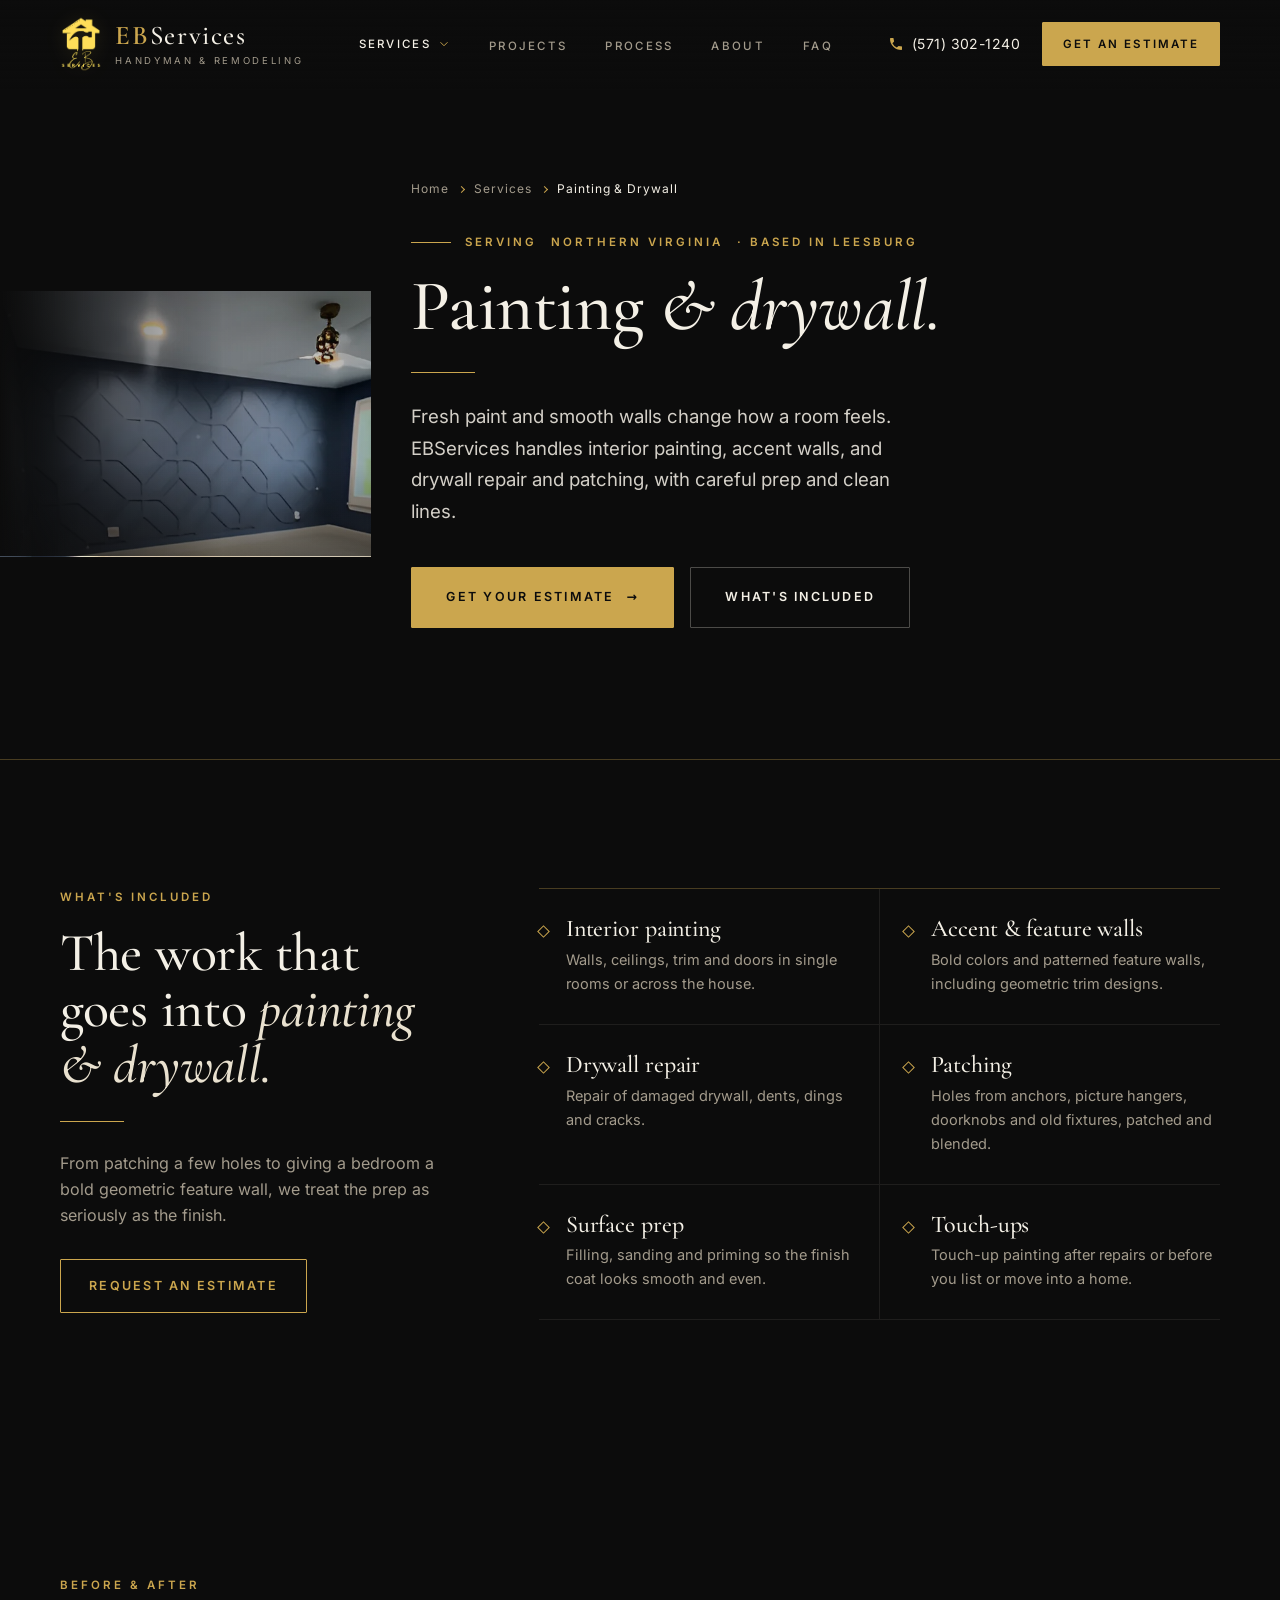
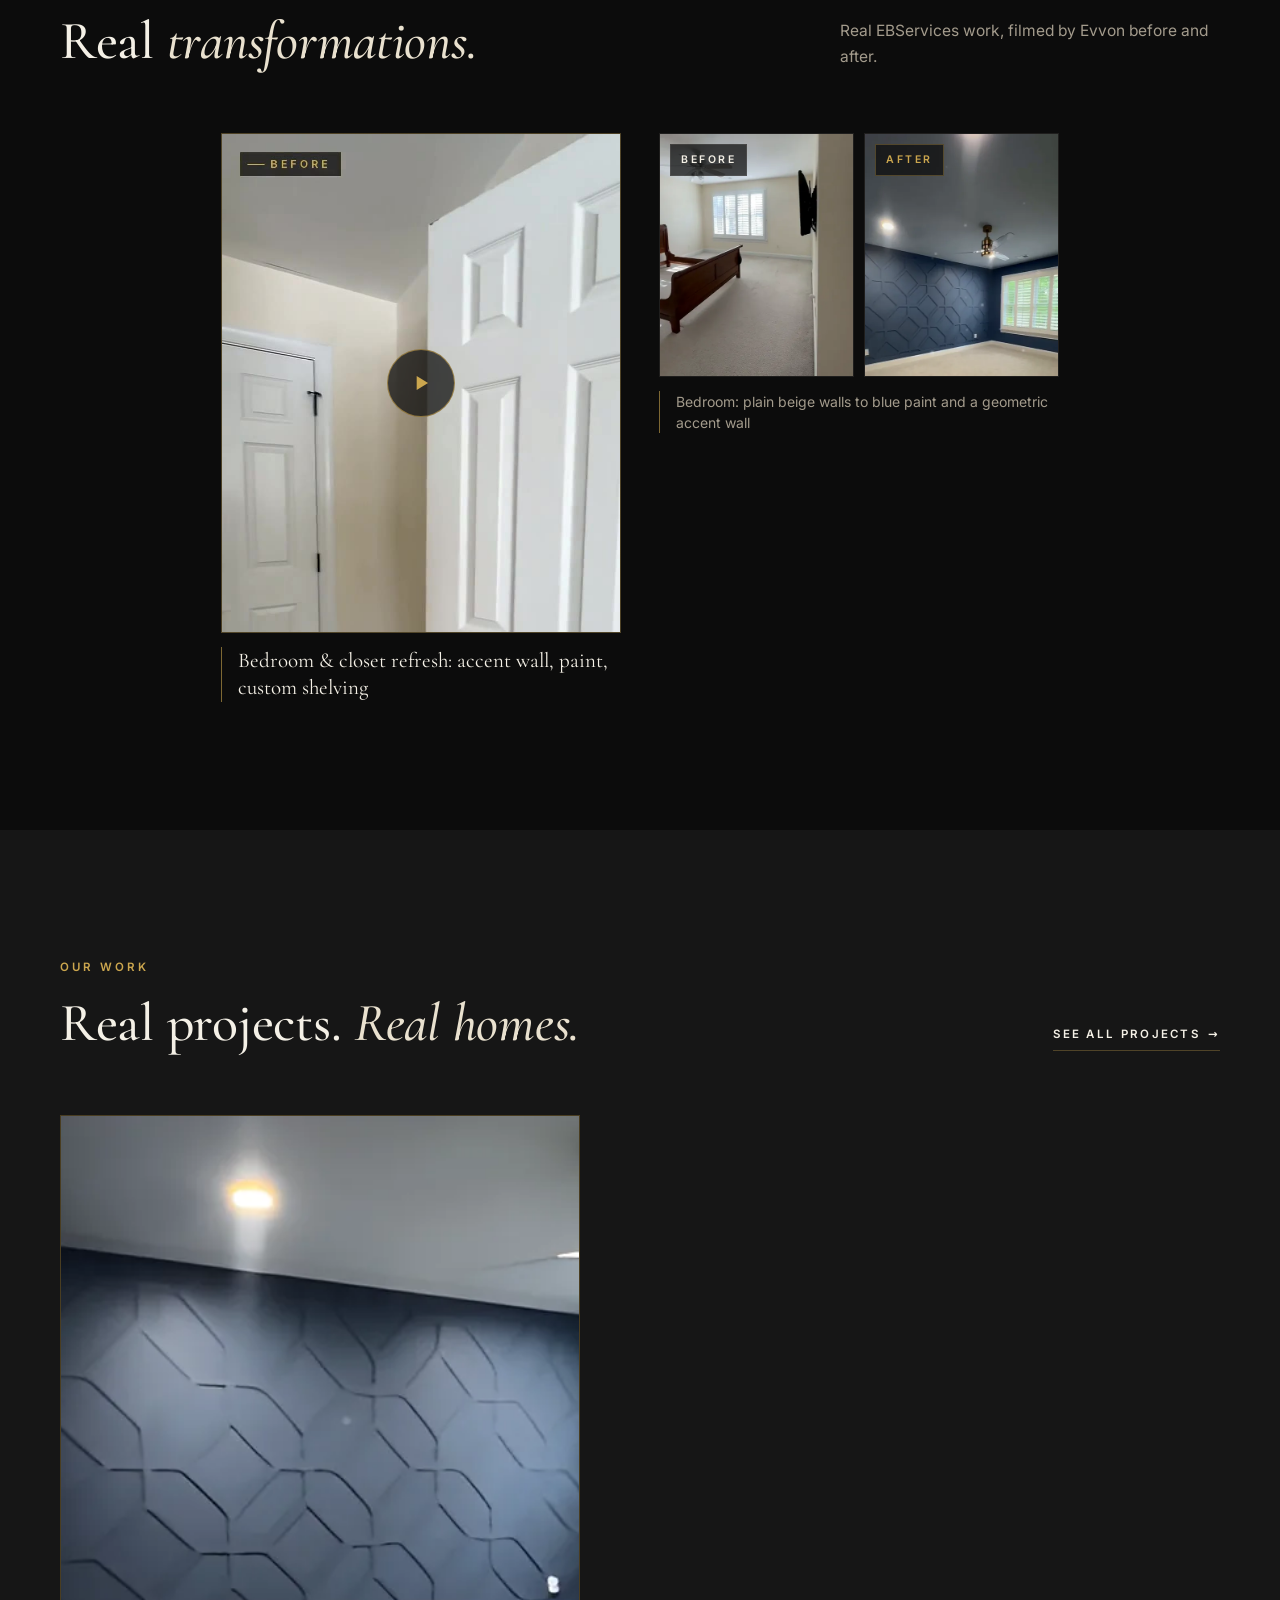
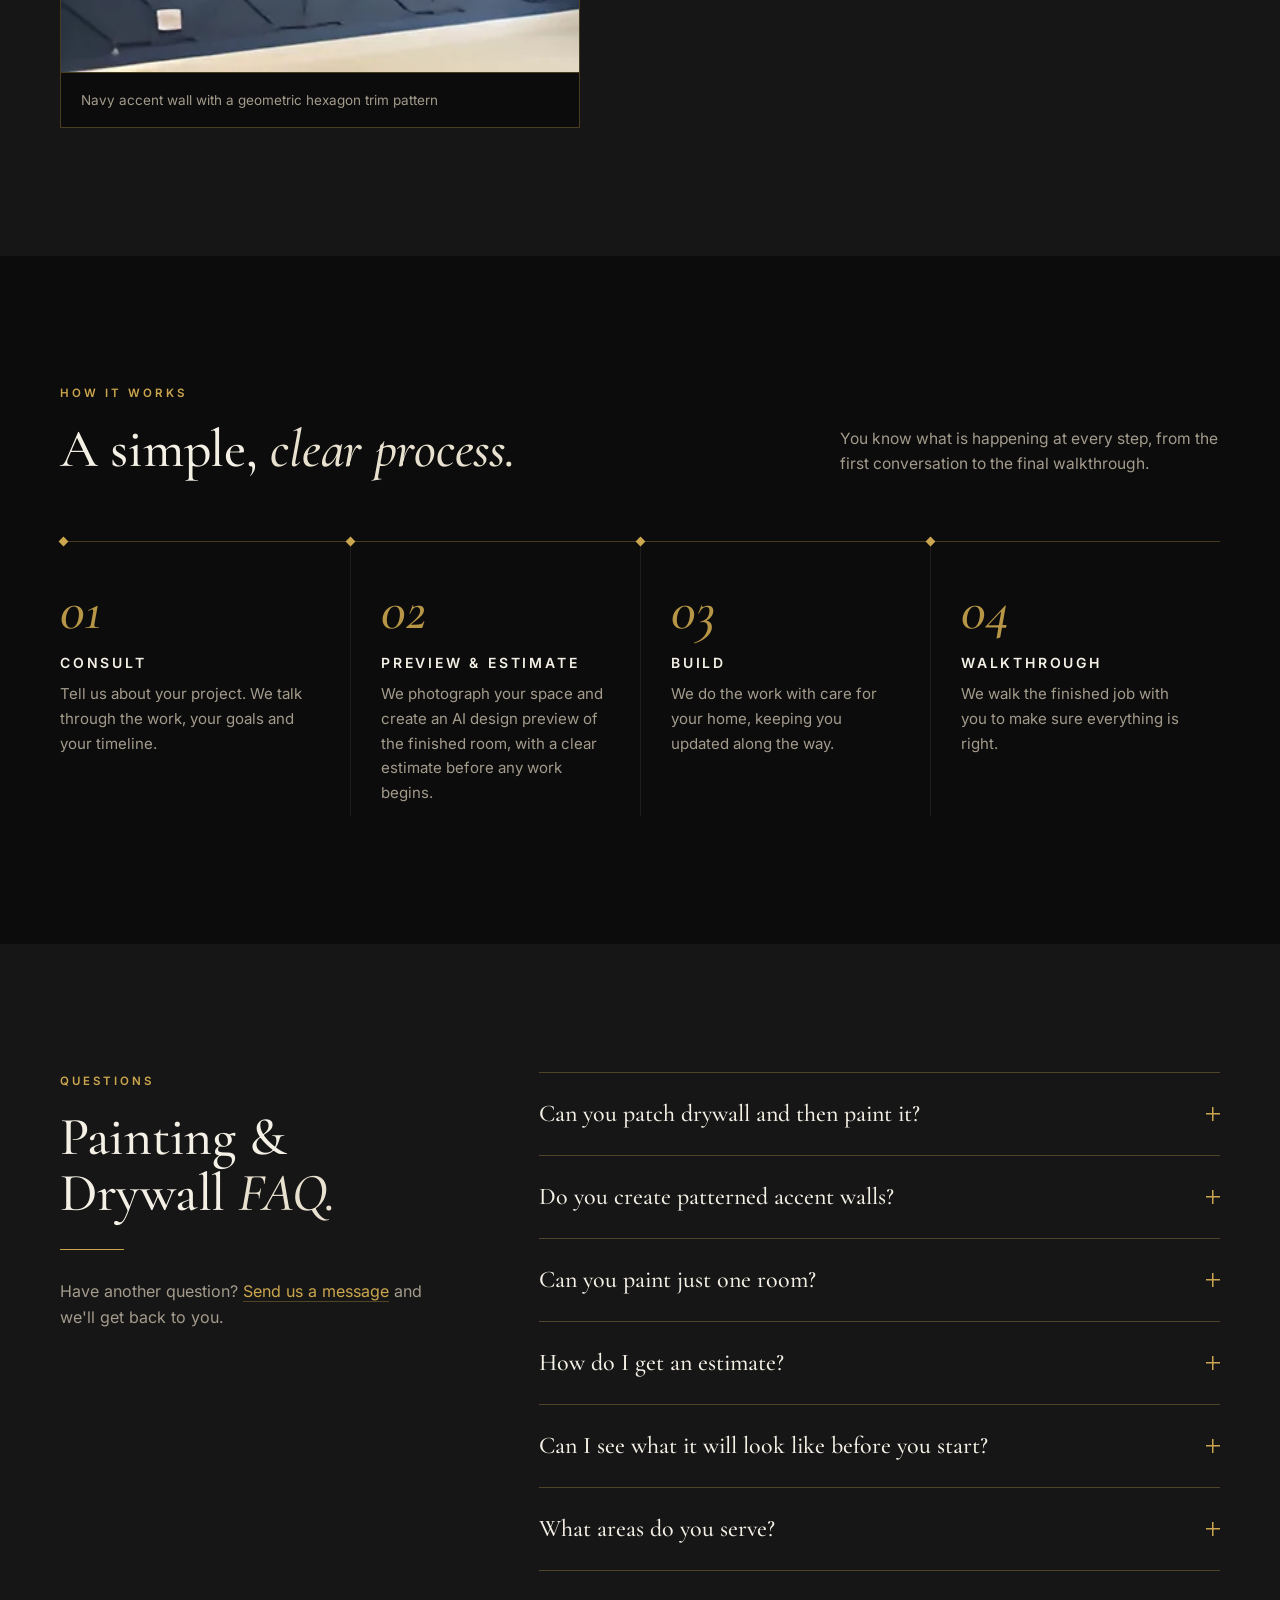
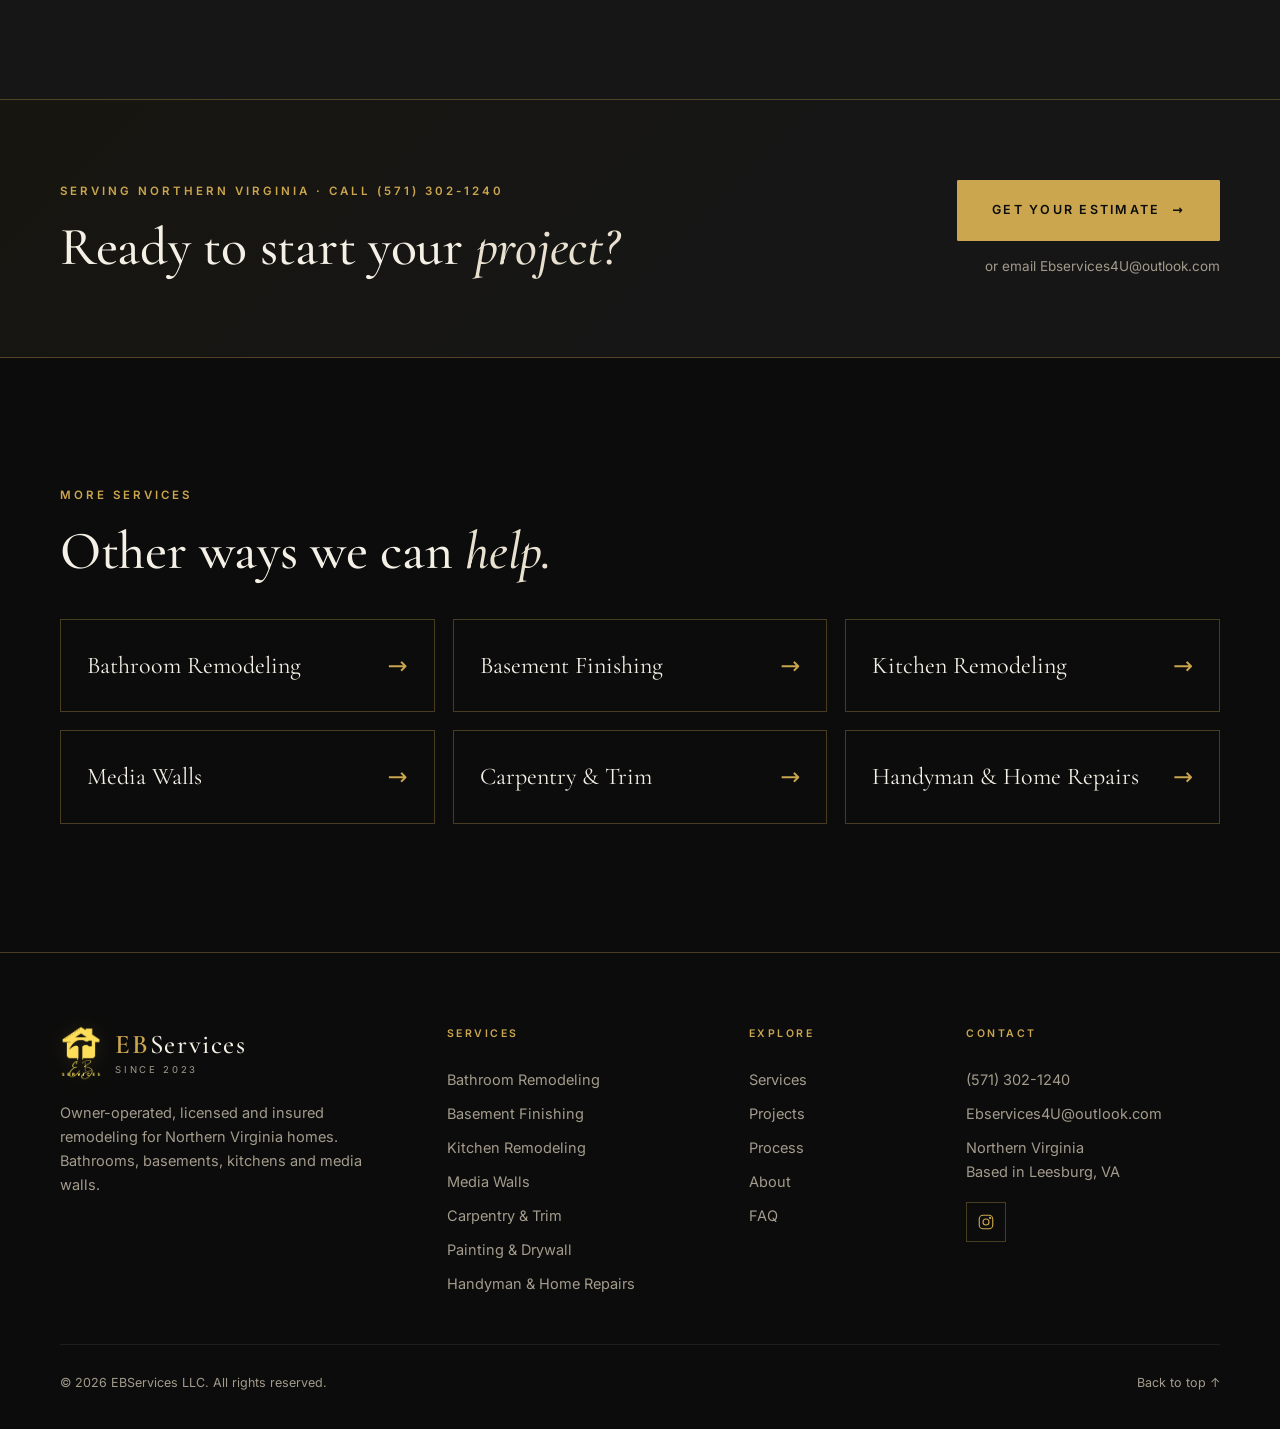
<file: painting-drywall/index.html>
<!DOCTYPE html>
<html lang="en" class="no-js">
<head>
  <meta charset="utf-8">
  <meta name="viewport" content="width=device-width, initial-scale=1, viewport-fit=cover">
  <title>Painting &amp; Drywall Repair in Northern Virginia | EBServices</title>
  <meta name="description" content="Interior painting, accent walls, and drywall repair and patching in Northern Virginia by EBServices LLC, based in Leesburg (Loudoun County). Request an estimate online.">
  <link rel="canonical" href="https://ebservices4u.com/painting-drywall/">
  <meta name="theme-color" content="#0C0C0C">
  <meta name="color-scheme" content="dark">
  <meta property="og:type" content="website">
  <meta property="og:site_name" content="EBServices">
  <meta property="og:title" content="Painting &amp; Drywall Repair in Northern Virginia | EBServices">
  <meta property="og:description" content="Interior painting, accent walls, and drywall repair and patching in Northern Virginia by EBServices LLC, based in Leesburg (Loudoun County). Request an estimate online.">
  <meta property="og:url" content="https://ebservices4u.com/painting-drywall/">
  <meta property="og:image" content="https://ebservices4u.com/assets/img/og-image.jpg">
  <meta property="og:image:width" content="1200">
  <meta property="og:image:height" content="630">
  <meta name="twitter:card" content="summary_large_image">
  <meta name="twitter:title" content="Painting &amp; Drywall Repair in Northern Virginia | EBServices">
  <meta name="twitter:description" content="Interior painting, accent walls, and drywall repair and patching in Northern Virginia by EBServices LLC, based in Leesburg (Loudoun County). Request an estimate online.">
  <meta name="twitter:image" content="https://ebservices4u.com/assets/img/og-image.jpg">
  <link rel="icon" href="/favicon.ico" sizes="any">
  <link rel="icon" type="image/png" sizes="32x32" href="/favicon-32.png">
  <link rel="apple-touch-icon" href="/apple-touch-icon.png">
  <link rel="manifest" href="/site.webmanifest">
  <link rel="preload" href="/assets/fonts/cormorant.woff2" as="font" type="font/woff2" crossorigin>
  <link rel="preload" href="/assets/fonts/inter.woff2" as="font" type="font/woff2" crossorigin>
<link rel="preload" as="image" href="/assets/img/accent-wall.webp" imagesrcset="/assets/img/accent-wall-480.webp 480w, /assets/img/accent-wall.webp 592w" imagesizes="(max-width: 900px) 100vw, 40vw" fetchpriority="high">
  <link rel="stylesheet" href="/css/style.css">
  <script>document.documentElement.classList.replace('no-js','js')</script>
  <script type="application/ld+json">{"@context": "https://schema.org", "@type": "Service", "name": "Painting & Drywall", "serviceType": "Interior painting and drywall repair", "url": "https://ebservices4u.com/painting-drywall/", "description": "Interior painting, accent walls, and drywall repair and patching in Northern Virginia by EBServices LLC, based in Leesburg (Loudoun County). Request an estimate online.", "provider": {"@type": "HomeAndConstructionBusiness", "@id": "https://ebservices4u.com/#business", "name": "EBServices LLC", "alternateName": "EBServices", "legalName": "EBServices LLC", "url": "https://ebservices4u.com/", "telephone": "+1-571-302-1240", "address": {"@type": "PostalAddress", "addressLocality": "Leesburg", "addressRegion": "VA", "postalCode": "20175", "addressCountry": "US"}}, "areaServed": [{"@type": "AdministrativeArea", "name": "Northern Virginia"}, {"@type": "AdministrativeArea", "name": "Loudoun County, VA"}, {"@type": "City", "name": "Leesburg, VA"}], "image": "https://ebservices4u.com/assets/img/accent-wall.webp", "hasOfferCatalog": {"@type": "OfferCatalog", "name": "Painting & Drywall", "itemListElement": [{"@type": "Offer", "itemOffered": {"@type": "Service", "name": "Interior painting"}}, {"@type": "Offer", "itemOffered": {"@type": "Service", "name": "Accent & feature walls"}}, {"@type": "Offer", "itemOffered": {"@type": "Service", "name": "Drywall repair"}}, {"@type": "Offer", "itemOffered": {"@type": "Service", "name": "Patching"}}, {"@type": "Offer", "itemOffered": {"@type": "Service", "name": "Surface prep"}}, {"@type": "Offer", "itemOffered": {"@type": "Service", "name": "Touch-ups"}}]}}</script>
<script type="application/ld+json">{"@context": "https://schema.org", "@type": "BreadcrumbList", "itemListElement": [{"@type": "ListItem", "position": 1, "name": "Home", "item": "https://ebservices4u.com/"}, {"@type": "ListItem", "position": 2, "name": "Services", "item": "https://ebservices4u.com/#services"}, {"@type": "ListItem", "position": 3, "name": "Painting & Drywall", "item": "https://ebservices4u.com/painting-drywall/"}]}</script>
<script type="application/ld+json">{"@context": "https://schema.org", "@type": "FAQPage", "mainEntity": [{"@type": "Question", "name": "Can you patch drywall and then paint it?", "acceptedAnswer": {"@type": "Answer", "text": "Yes. We repair and patch the drywall, prep the surface and paint so the repair blends in."}}, {"@type": "Question", "name": "Do you create patterned accent walls?", "acceptedAnswer": {"@type": "Answer", "text": "Yes. Feature walls with geometric trim patterns and bold colors are one of the projects we have done. See the photo on this page."}}, {"@type": "Question", "name": "Can you paint just one room?", "acceptedAnswer": {"@type": "Answer", "text": "Yes. A single room, a single wall or a whole floor are all welcome."}}, {"@type": "Question", "name": "How do I get an estimate?", "acceptedAnswer": {"@type": "Answer", "text": "Call (571) 302-1240 or send the estimate form with the rooms or repairs involved. Photos help, and we will follow up to talk through the job."}}]}</script>
</head>
<body class="svc-page">
<a class="skip-link" href="#main">Skip to content</a>

<header class="site-header" id="site-header">
  <div class="wrap header-inner">
    <a href="/" class="brand">
      <img src="/assets/img/logo.webp" width="194" height="256" alt="" class="brand-mark">
      <span class="brand-text"><span class="brand-name">EB<span>Services</span></span><span class="brand-sub">Handyman &amp; Remodeling</span></span>
    </a>
    <nav class="main-nav" id="main-nav" aria-label="Main">
      <ul class="nav-list">
        <li class="has-sub">
          <button type="button" class="sub-toggle is-current" aria-expanded="false" aria-controls="sub-services">Services <svg class="chev" viewBox="0 0 24 24" aria-hidden="true"><path d="M6 9l6 6 6-6"/></svg></button>
          <ul class="sub" id="sub-services">
            <li class="sub-label" aria-hidden="true">Specialties</li>
            <li><a href="/bathroom-remodeling/">Bathroom Remodeling</a></li><li><a href="/basement-finishing/">Basement Finishing</a></li><li><a href="/kitchen-remodeling/">Kitchen Remodeling</a></li><li><a href="/media-walls/">Media Walls</a></li>
            <li class="sub-label sub-label-2" aria-hidden="true">More services</li>
            <li><a href="/carpentry-trim/">Carpentry &amp; Trim</a></li><li><a href="/painting-drywall/" aria-current="page">Painting &amp; Drywall</a></li><li><a href="/handyman-services/">Handyman &amp; Home Repairs</a></li>
            <li class="sub-all"><a href="/#services">All services <span aria-hidden="true">&rarr;</span></a></li>
          </ul>
        </li>
        <li><a href="/#projects">Projects</a></li>
        <li><a href="/#process">Process</a></li>
        <li><a href="/#about">About</a></li>
        <li><a href="/#faq">FAQ</a></li>
      </ul>
      <div class="mobile-nav-extra">
        <a href="/?service=painting#estimate" class="btn btn-gold btn-block">Get an Estimate</a>
        <a class="mobile-nav-phone" data-requires="phone" data-phone-link href="tel:+15713021240"><span data-phone>(571) 302-1240</span></a>
        <a class="mobile-nav-mail" data-email-link href="mailto:Ebservices4U@outlook.com"><span data-email>Ebservices4U@outlook.com</span></a>
      </div>
    </nav>
    <div class="header-cta">
      <a class="header-phone" data-requires="phone" data-phone-link href="tel:+15713021240"><svg viewBox="0 0 24 24" aria-hidden="true"><path d="M6.6 10.8a15.1 15.1 0 0 0 6.6 6.6l2.2-2.2a1 1 0 0 1 1-.25 11.4 11.4 0 0 0 3.6.57 1 1 0 0 1 1 1V20a1 1 0 0 1-1 1A17 17 0 0 1 3 4a1 1 0 0 1 1-1h3.5a1 1 0 0 1 1 1c0 1.25.2 2.45.57 3.57a1 1 0 0 1-.25 1z"/></svg><span data-phone>(571) 302-1240</span></a>
      <a href="/?service=painting#estimate" class="btn btn-gold btn-sm header-btn">Get an Estimate</a>
      <button class="menu-toggle" type="button" aria-expanded="false" aria-controls="main-nav" aria-label="Open menu"><span></span><span></span><span></span></button>
    </div>
  </div>
</header>

<main id="main">
<section class="svc-hero" aria-labelledby="svc-title">
  <div class="svc-hero-media"><img src="/assets/img/accent-wall.webp" srcset="/assets/img/accent-wall-480.webp 480w, /assets/img/accent-wall.webp 592w" sizes="(max-width: 900px) 100vw, 40vw" width="592" height="424" alt="" class="hero-img" fetchpriority="high"></div>
  <div class="wrap svc-hero-inner">
    <div class="svc-hero-copy">
      <nav class="breadcrumbs hero-anim" aria-label="Breadcrumb" style="--d:0ms">
        <ol><li><a href="/">Home</a></li><li><a href="/#services">Services</a></li><li aria-current="page">Painting &amp; Drywall</li></ol>
      </nav>
      <p class="eyebrow eyebrow-rule hero-anim" style="--d:60ms">Serving <span data-service-area>Northern Virginia</span> <span class="hide-sm">&middot; Based in Leesburg</span></p>
      <h1 id="svc-title" class="hero-anim" style="--d:120ms">Painting <em>&amp; drywall.</em></h1>
      <span class="gold-rule hero-anim" style="--d:180ms"></span>
      <p class="lede hero-anim" style="--d:220ms">Fresh paint and smooth walls change how a room feels. EBServices handles interior painting, accent walls, and drywall repair and patching, with careful prep and clean lines.</p>
      <div class="hero-actions hero-anim" style="--d:280ms">
        <a href="/?service=painting#estimate" class="btn btn-gold btn-lg">Get Your Estimate <span class="arr" aria-hidden="true">&rarr;</span></a>
        <a href="#included" class="btn btn-ghost btn-lg">What's Included</a>
      </div>
    </div>
  </div>
</section>

<section class="section" id="included" aria-labelledby="inc-title">
  <div class="wrap inc-grid-wrap">
    <div class="inc-head reveal">
      <p class="eyebrow">What's included</p>
      <h2 id="inc-title">The work that goes into <em>painting & drywall.</em></h2>
      <span class="gold-rule"></span>
      <p class="muted">From patching a few holes to giving a bedroom a bold geometric feature wall, we treat the prep as seriously as the finish.</p>
      <a href="/?service=painting#estimate" class="btn btn-outline">Request an Estimate</a>
    </div>
    <ul class="inc-list">
        <li class="inc-item reveal" style="--d:0ms"><span class="inc-mark" aria-hidden="true"></span><div><h3>Interior painting</h3><p>Walls, ceilings, trim and doors in single rooms or across the house.</p></div></li>
        <li class="inc-item reveal" style="--d:60ms"><span class="inc-mark" aria-hidden="true"></span><div><h3>Accent &amp; feature walls</h3><p>Bold colors and patterned feature walls, including geometric trim designs.</p></div></li>
        <li class="inc-item reveal" style="--d:120ms"><span class="inc-mark" aria-hidden="true"></span><div><h3>Drywall repair</h3><p>Repair of damaged drywall, dents, dings and cracks.</p></div></li>
        <li class="inc-item reveal" style="--d:180ms"><span class="inc-mark" aria-hidden="true"></span><div><h3>Patching</h3><p>Holes from anchors, picture hangers, doorknobs and old fixtures, patched and blended.</p></div></li>
        <li class="inc-item reveal" style="--d:0ms"><span class="inc-mark" aria-hidden="true"></span><div><h3>Surface prep</h3><p>Filling, sanding and priming so the finish coat looks smooth and even.</p></div></li>
        <li class="inc-item reveal" style="--d:60ms"><span class="inc-mark" aria-hidden="true"></span><div><h3>Touch-ups</h3><p>Touch-up painting after repairs or before you list or move into a home.</p></div></li>
    </ul>
  </div>
</section>

<section class="section ba-section" id="before-after" aria-labelledby="ba-title">
  <div class="wrap">
    <div class="section-head reveal">
      <div>
        <p class="eyebrow">Before &amp; after</p>
        <h2 id="ba-title">Real <em>transformations.</em></h2>
      </div>
      <p class="section-intro">Real EBServices work, filmed by Evvon before and after.</p>
    </div>
    <div class="ba-grid">
        <figure class="ba-video">
          <div class="ba-frame is-paused">
            <img class="ba-poster" src="/assets/video/bedroom-poster.jpg" width="720" height="900" alt="Before and after video of a bedroom and walk-in closet refresh by EBServices" loading="lazy" decoding="async">
            <video muted loop playsinline webkit-playsinline disablepictureinpicture preload="none" width="720" height="900" poster="/assets/video/bedroom-poster.jpg" data-src="/assets/video/bedroom.mp4?v=2" aria-hidden="true" tabindex="-1"></video>
            <button type="button" class="ba-play" aria-label="Play video" aria-pressed="false"><svg class="i-play" viewBox="0 0 24 24" aria-hidden="true"><path d="M8 5.5v13l10.5-6.5z"/></svg><svg class="i-pause" viewBox="0 0 24 24" aria-hidden="true"><path d="M8 5h3v14H8zM13 5h3v14h-3z"/></svg></button>
          </div>
          <figcaption>Bedroom &amp; closet refresh: accent wall, paint, custom shelving</figcaption>
        </figure>
        <figure class="ba-pair reveal">
          <div class="ba-pair-grid">
            <div class="ba-pair-item"><img src="/assets/img/bedroom-before.webp" srcset="/assets/img/bedroom-before-480.webp 480w, /assets/img/bedroom-before.webp 720w" sizes="(max-width: 900px) 46vw, 220px" width="720" height="900" alt="Bedroom before, with plain beige walls" loading="lazy" decoding="async"><span class="ba-tag">Before</span></div>
            <div class="ba-pair-item"><img src="/assets/img/bedroom-after.webp" srcset="/assets/img/bedroom-after-480.webp 480w, /assets/img/bedroom-after.webp 720w" sizes="(max-width: 900px) 46vw, 220px" width="720" height="900" alt="Bedroom after, with blue walls and a navy geometric accent wall" loading="lazy" decoding="async"><span class="ba-tag ba-tag-gold">After</span></div>
          </div>
          <figcaption>Bedroom: plain beige walls to blue paint and a geometric accent wall</figcaption>
        </figure>
        
    </div>
  </div>
</section>

<section class="section section-alt" id="work" aria-labelledby="work-title">
  <div class="wrap">
    <div class="section-head reveal">
      <div>
        <p class="eyebrow">Our work</p>
        <h2 id="work-title">Real projects. <em>Real homes.</em></h2>
      </div>
      <a class="text-link" href="/#projects">See all projects <span aria-hidden="true">&rarr;</span></a>
    </div>
    <div class="svc-photos count-1">
        <figure class="svc-photo reveal" style="--d:0ms">
          <button type="button" class="project-open" data-gallery data-index="0" data-full="/assets/img/accent-wall.webp" data-title="Navy accent wall with a geometric hexagon trim pattern" data-alt="Navy accent wall with a geometric hexagon trim pattern" aria-label="View larger photo: Navy accent wall with a geometric hexagon trim pattern">
            <span class="project-img"><img src="/assets/img/accent-wall.webp" srcset="/assets/img/accent-wall-480.webp 480w, /assets/img/accent-wall.webp 592w" sizes="(max-width: 640px) 90vw, 380px" width="592" height="424" alt="Navy accent wall with a geometric hexagon trim pattern" loading="lazy" decoding="async"><span class="zoom" aria-hidden="true"><svg viewBox="0 0 24 24"><circle cx="11" cy="11" r="6.5"/><path d="M16 16l4.5 4.5M11 8v6M8 11h6"/></svg></span></span>
          </button>
          <figcaption>Navy accent wall with a geometric hexagon trim pattern</figcaption>
        </figure>
    </div>
  </div>
</section>

<section class="section" id="process" aria-labelledby="process-title">
  <div class="wrap">
    <div class="section-head reveal">
      <div>
        <p class="eyebrow">How it works</p>
        <h2 id="process-title">A simple, <em>clear process.</em></h2>
      </div>
      <p class="section-intro">You know what is happening at every step, from the first conversation to the final walkthrough.</p>
    </div>
    <ol class="process-grid">
      <li class="step reveal"><span class="step-num">01</span><h3>Consult</h3><p>Tell us about your project. We talk through the work, your goals and your timeline.</p></li>
      <li class="step reveal" style="--d:90ms"><span class="step-num">02</span><h3>Preview &amp; estimate</h3><p>We photograph your space and create an AI design preview of the finished room, with a clear estimate before any work begins.</p></li>
      <li class="step reveal" style="--d:180ms"><span class="step-num">03</span><h3>Build</h3><p>We do the work with care for your home, keeping you updated along the way.</p></li>
      <li class="step reveal" style="--d:270ms"><span class="step-num">04</span><h3>Walkthrough</h3><p>We walk the finished job with you to make sure everything is right.</p></li>
    </ol>
  </div>
</section>

<section class="section section-alt" id="faq" aria-labelledby="faq-title">
  <div class="wrap faq-grid">
    <div class="reveal">
      <p class="eyebrow">Questions</p>
      <h2 id="faq-title">Painting & Drywall <em>FAQ.</em></h2>
      <span class="gold-rule"></span>
      <p class="muted">Have another question? <a class="inline-link" href="/?service=painting#estimate">Send us a message</a> and we'll get back to you.</p>
    </div>
    <div class="faq-list reveal" style="--d:100ms">
      <details><summary>Can you patch drywall and then paint it?</summary><div class="faq-a"><p>Yes. We repair and patch the drywall, prep the surface and paint so the repair blends in.</p></div></details>
      <details><summary>Do you create patterned accent walls?</summary><div class="faq-a"><p>Yes. Feature walls with geometric trim patterns and bold colors are one of the projects we have done. See the photo on this page.</p></div></details>
      <details><summary>Can you paint just one room?</summary><div class="faq-a"><p>Yes. A single room, a single wall or a whole floor are all welcome.</p></div></details>
      <details><summary>How do I get an estimate?</summary><div class="faq-a"><p>Call (571) 302-1240 or send the estimate form with the rooms or repairs involved. Photos help, and we will follow up to talk through the job.</p></div></details>
      <details><summary>Can I see what it will look like before you start?</summary><div class="faq-a"><p>Yes. Evvon photographs your actual space and uses AI to create photorealistic previews of the finished room, so you can see the design before work begins. Previews are for visualization, and the final result may vary slightly.</p></div></details>
      <details><summary>What areas do you serve?</summary><div class="faq-a"><p>EBServices LLC is based in Leesburg and serves homeowners across Loudoun County and <span data-service-area>Northern Virginia</span>.</p></div></details>
    </div>
  </div>
</section>

<section class="cta-band" aria-labelledby="cta-title">
  <div class="wrap cta-inner reveal">
    <div>
      <p class="eyebrow">Serving <span data-service-area>Northern Virginia</span> &middot; Call <a data-phone-link href="tel:+15713021240"><span data-phone>(571) 302-1240</span></a></p>
      <h2 id="cta-title">Ready to start your <em>project?</em></h2>
    </div>
    <div class="cta-actions">
      <a href="/?service=painting#estimate" class="btn btn-gold btn-lg">Get Your Estimate <span class="arr" aria-hidden="true">&rarr;</span></a>
      <a class="cta-mail" data-email-link href="mailto:Ebservices4U@outlook.com">or email <span data-email>Ebservices4U@outlook.com</span></a>
    </div>
  </div>
</section>

<section class="section other-services" aria-labelledby="other-title">
  <div class="wrap">
    <p class="eyebrow reveal">More services</p>
    <h2 id="other-title" class="reveal">Other ways we can <em>help.</em></h2>
    <div class="other-grid reveal">
        <a class="other-svc" href="/bathroom-remodeling/"><span>Bathroom Remodeling</span><span class="arr" aria-hidden="true">&rarr;</span></a>
        <a class="other-svc" href="/basement-finishing/"><span>Basement Finishing</span><span class="arr" aria-hidden="true">&rarr;</span></a>
        <a class="other-svc" href="/kitchen-remodeling/"><span>Kitchen Remodeling</span><span class="arr" aria-hidden="true">&rarr;</span></a>
        <a class="other-svc" href="/media-walls/"><span>Media Walls</span><span class="arr" aria-hidden="true">&rarr;</span></a>
        <a class="other-svc" href="/carpentry-trim/"><span>Carpentry &amp; Trim</span><span class="arr" aria-hidden="true">&rarr;</span></a>
        <a class="other-svc" href="/handyman-services/"><span>Handyman &amp; Home Repairs</span><span class="arr" aria-hidden="true">&rarr;</span></a>
    </div>
  </div>
</section>
</main>

<footer class="site-footer">
  <div class="wrap">
    <div class="footer-top">
      <div class="footer-brand">
        <a href="/" class="brand">
          <img src="/assets/img/logo.webp" width="194" height="256" alt="" class="brand-mark" loading="lazy">
          <span class="brand-text"><span class="brand-name">EB<span>Services</span></span><span class="brand-sub">Since <span data-founded>2023</span></span></span>
        </a>
        <p class="muted">Owner-operated, licensed and insured remodeling for Northern Virginia homes. Bathrooms, basements, kitchens and media walls.</p>
      </div>
      <nav class="footer-nav" aria-label="Services">
        <p class="footer-h">Services</p>
        <a href="/bathroom-remodeling/">Bathroom Remodeling</a><a href="/basement-finishing/">Basement Finishing</a><a href="/kitchen-remodeling/">Kitchen Remodeling</a><a href="/media-walls/">Media Walls</a><a href="/carpentry-trim/">Carpentry &amp; Trim</a><a href="/painting-drywall/">Painting &amp; Drywall</a><a href="/handyman-services/">Handyman &amp; Home Repairs</a>
      </nav>
      <nav class="footer-nav" aria-label="Footer">
        <p class="footer-h">Explore</p>
        <a href="/#services">Services</a><a href="/#projects">Projects</a><a href="/#process">Process</a><a href="/#about">About</a><a href="/#faq">FAQ</a>
      </nav>
      <div class="footer-contact">
        <p class="footer-h">Contact</p>
        <a data-requires="phone" data-phone-link href="tel:+15713021240"><span data-phone>(571) 302-1240</span></a>
        <a data-email-link href="mailto:Ebservices4U@outlook.com"><span data-email>Ebservices4U@outlook.com</span></a>
        <p data-requires="serviceArea"><span data-service-area>Northern Virginia</span><br>Based in Leesburg, VA</p>
        <div class="socials">
          <a data-social="instagram" href="https://www.instagram.com/ebservices2u" target="_blank" rel="noopener" aria-label="EBServices on Instagram"><svg viewBox="0 0 24 24" aria-hidden="true"><rect x="3" y="3" width="18" height="18" rx="5"/><circle cx="12" cy="12" r="4"/><circle cx="17.5" cy="6.5" r=".8"/></svg></a>
          <a data-social="facebook" href="/#" target="_blank" rel="noopener" aria-label="EBServices on Facebook" hidden><svg viewBox="0 0 24 24" aria-hidden="true"><path d="M14 8h3V4h-3a4 4 0 0 0-4 4v2H7v4h3v7h4v-7h3l1-4h-4V8z"/></svg></a>
          <a data-social="google" href="/#" target="_blank" rel="noopener" aria-label="EBServices on Google" hidden><svg viewBox="0 0 24 24" aria-hidden="true"><path d="M20 12.2c0-.6 0-1.1-.1-1.7H12v3.3h4.5a4 4 0 0 1-1.7 2.6v2.1h2.8c1.6-1.5 2.4-3.7 2.4-6.3z"/><path d="M12 21c2.3 0 4.3-.8 5.6-2.1l-2.8-2.1c-.8.5-1.7.8-2.8.8-2.2 0-4-1.5-4.7-3.4H4.4v2.2A9 9 0 0 0 12 21z"/><path d="M7.3 14.2a5.4 5.4 0 0 1 0-3.4V8.6H4.4a9 9 0 0 0 0 7.8z"/><path d="M12 6.6c1.2 0 2.4.4 3.3 1.3l2.4-2.4A9 9 0 0 0 4.4 8.6l2.9 2.2C8 8.9 9.8 6.6 12 6.6z"/></svg></a>
        </div>
      </div>
    </div>
    <div class="footer-bottom">
      <p>&copy; <span data-year>2026</span> <span data-legal-name>EBServices LLC</span>. All rights reserved.</p>
      <a href="#main" class="to-top">Back to top <span aria-hidden="true">&uarr;</span></a>
    </div>
  </div>
</footer>

<div class="mobile-bar" role="navigation" aria-label="Quick actions">
  <a class="mb-call" data-phone-link data-call-fallback href="tel:+15713021240"><svg viewBox="0 0 24 24" aria-hidden="true"><path d="M6.6 10.8a15.1 15.1 0 0 0 6.6 6.6l2.2-2.2a1 1 0 0 1 1-.25 11.4 11.4 0 0 0 3.6.57 1 1 0 0 1 1 1V20a1 1 0 0 1-1 1A17 17 0 0 1 3 4a1 1 0 0 1 1-1h3.5a1 1 0 0 1 1 1c0 1.25.2 2.45.57 3.57a1 1 0 0 1-.25 1z"/></svg><span data-call-label>Call Now</span></a>
  <a class="mb-est" href="/?service=painting#estimate"><svg viewBox="0 0 24 24" aria-hidden="true"><path d="M14 3H6a1 1 0 0 0-1 1v16a1 1 0 0 0 1 1h12a1 1 0 0 0 1-1V8z"/><path d="M14 3v5h5M8 13h8M8 17h5"/></svg><span>Get Estimate</span></a>
</div>

<dialog class="lightbox" id="lightbox" aria-label="Project photos">
  <div class="lb-inner">
    <figure class="lb-figure"><img class="lb-img" alt=""><figcaption class="lb-cap"><span class="lb-title"></span><span class="lb-count"></span></figcaption></figure>
    <button type="button" class="lb-btn lb-prev" aria-label="Previous photo"><svg viewBox="0 0 24 24" aria-hidden="true"><path d="M15 5l-7 7 7 7"/></svg></button>
    <button type="button" class="lb-btn lb-next" aria-label="Next photo"><svg viewBox="0 0 24 24" aria-hidden="true"><path d="M9 5l7 7-7 7"/></svg></button>
    <button type="button" class="lb-btn lb-close" aria-label="Close gallery"><svg viewBox="0 0 24 24" aria-hidden="true"><path d="M6 6l12 12M18 6L6 18"/></svg></button>
  </div>
</dialog>

<script src="/js/config.js"></script>
<script src="/js/main.js" defer></script>
</body>
</html>
</file>
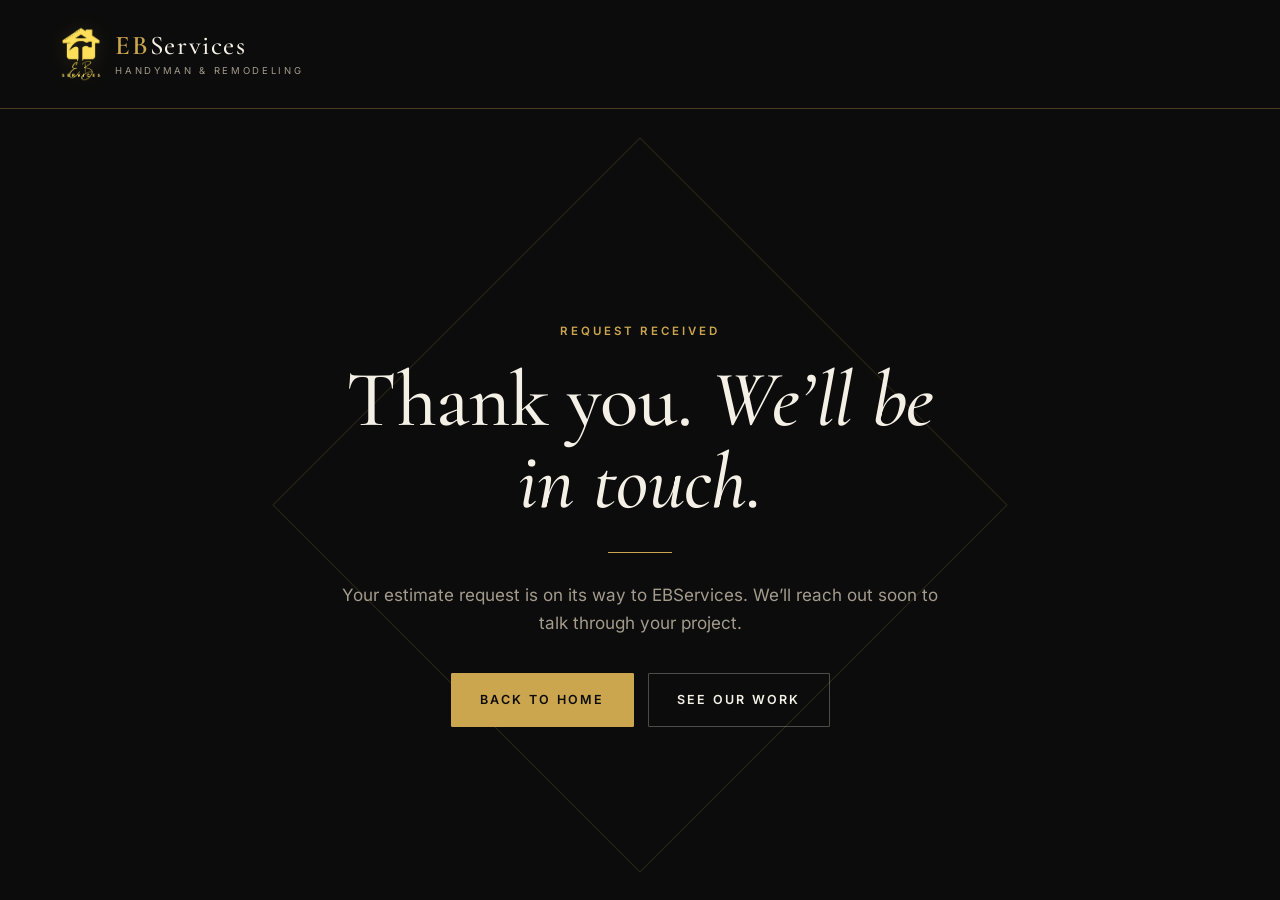
<file: thanks.html>
<!DOCTYPE html>
<html lang="en">
<head>
  <meta charset="utf-8">
  <meta name="viewport" content="width=device-width, initial-scale=1">
  <title>Thank you | EBServices</title>
  <meta name="robots" content="noindex">
  <meta name="theme-color" content="#0C0C0C">
  <link rel="icon" href="/favicon.ico" sizes="any">
  <link rel="apple-touch-icon" href="/apple-touch-icon.png">
  <link rel="preload" href="/assets/fonts/cormorant.woff2" as="font" type="font/woff2" crossorigin>
  <link rel="stylesheet" href="/css/style.css">
  <style>
    .simple{min-height:100svh;display:flex;flex-direction:column}
    .simple main{flex:1;display:grid;place-items:center;text-align:center;padding:120px 20px 80px;position:relative;overflow:hidden}
    .simple main::before{content:"";position:absolute;width:520px;height:520px;border:1px solid var(--line);transform:rotate(45deg);opacity:.5}
    .simple .inner{position:relative;max-width:620px}
    .simple .gold-rule{margin:28px auto}
    .simple p.muted{font-size:17px;margin-bottom:36px}
    .simple .actions{display:flex;gap:14px;justify-content:center;flex-wrap:wrap}
    .simple header{padding:26px 0;border-bottom:1px solid var(--line)}
  </style>
</head>
<body class="simple">
  <header><div class="wrap"><a href="/" class="brand"><img src="/assets/img/logo.webp" width="194" height="256" alt="" class="brand-mark"><span class="brand-text"><span class="brand-name">EB<span>Services</span></span><span class="brand-sub">Handyman &amp; Remodeling</span></span></a></div></header>
  <main>
    <div class="inner">
      <p class="eyebrow">Request received</p>
      <h1>Thank you. <em>We&rsquo;ll be in touch.</em></h1>
      <span class="gold-rule"></span>
      <p class="muted">Your estimate request is on its way to EBServices. We&rsquo;ll reach out soon to talk through your project.</p>
      <div class="actions"><a href="/" class="btn btn-gold">Back to Home</a><a href="/#projects" class="btn btn-ghost">See Our Work</a></div>
    </div>
  </main>
</body>
</html>
</file>
<file: css/style.css>
/* ==========================================================================
   EBServices · black & brass
   Palette: field #0C0C0C · surface #161616 · text #F4F0E6 · muted #A39B8C
            brass #CBA64E (nudged toward the logo gold #FFDE59) · hover #DDBD62 · on-brass #0C0C0C
   ========================================================================== */
@font-face{font-family:"Cormorant Garamond";font-style:normal;font-weight:400 700;font-display:swap;src:url(../assets/fonts/cormorant.woff2) format("woff2")}
@font-face{font-family:"Cormorant Garamond";font-style:italic;font-weight:400 700;font-display:swap;src:url(../assets/fonts/cormorant-italic.woff2) format("woff2")}
@font-face{font-family:"Inter";font-style:normal;font-weight:100 900;font-display:swap;src:url(../assets/fonts/inter.woff2) format("woff2")}

:root{
  --bg:#0C0C0C; --surface:#161616; --surface-2:#1C1C1B; --text:#F4F0E6; --muted:#A39B8C;
  --brass:#CBA64E; --brass-hover:#DDBD62; --logo-gold:#FFDE59; --on-brass:#0C0C0C;
  --line:rgba(203,166,78,.32); --line-strong:rgba(203,166,78,.6); --line-soft:rgba(244,240,230,.08);
  --serif:"Cormorant Garamond", "Iowan Old Style", Georgia, serif;
  --sans:"Inter", system-ui, -apple-system, "Segoe UI", Roboto, Arial, sans-serif;
  --wrap:1240px; --gutter:clamp(20px,4vw,40px);
  --header-h:88px; --header-h-sm:66px;
  --ease:cubic-bezier(.22,.61,.36,1);
}
*,*::before,*::after{box-sizing:border-box}
*{margin:0;padding:0}
html{scroll-behavior:smooth;scroll-padding-top:80px;-webkit-text-size-adjust:100%}
body{background:var(--bg);color:var(--text);font-family:var(--sans);font-size:16px;line-height:1.65;-webkit-font-smoothing:antialiased;-moz-osx-font-smoothing:grayscale;text-rendering:optimizeLegibility}
img{max-width:100%;height:auto;display:block}
a{color:inherit;text-decoration:none}
button{font:inherit;color:inherit;background:none;border:0;cursor:pointer}
ul,ol{list-style:none}
[hidden]{display:none !important}
:focus-visible{outline:2px solid var(--brass);outline-offset:3px}
::selection{background:var(--brass);color:var(--on-brass)}
.wrap{max-width:var(--wrap);margin:0 auto;padding:0 var(--gutter)}
.skip-link{position:absolute;left:12px;top:-60px;z-index:200;background:var(--brass);color:var(--on-brass);padding:10px 16px;font-weight:600}
.skip-link:focus{top:12px}
.muted{color:var(--muted)}
.inline-link{color:var(--brass);border-bottom:1px solid var(--line);transition:border-color .2s}
.inline-link:hover{border-color:var(--brass)}

/* ---------- Type ---------- */
.eyebrow{font-size:11.5px;font-weight:600;letter-spacing:.26em;text-transform:uppercase;color:var(--brass);margin-bottom:18px}
.eyebrow-rule{display:flex;align-items:center;gap:14px}
.eyebrow-rule::before{content:"";width:40px;height:1px;background:var(--brass);flex:none}
.eyebrow .dot{opacity:.6}
.gold-rule{display:block;width:64px;height:1px;background:var(--brass);margin:28px 0}
h1,h2,h3{font-family:var(--serif);font-weight:500;color:var(--text);line-height:1.04;letter-spacing:-.005em}
h1{font-size:clamp(46px,6.2vw,88px)}
h2{font-size:clamp(36px,4.2vw,58px)}
h1 em,h2 em{font-style:italic;font-weight:500;color:var(--text)}
h2 em{color:#E9E1CF}

/* ---------- Buttons ---------- */
.btn{position:relative;display:inline-flex;align-items:center;justify-content:center;gap:12px;font-family:var(--sans);font-size:12.5px;font-weight:600;letter-spacing:.18em;text-transform:uppercase;padding:16px 28px;border:1px solid var(--brass);border-radius:1px;transition:background .25s var(--ease),color .25s var(--ease),border-color .25s var(--ease),transform .25s var(--ease),box-shadow .25s var(--ease);white-space:nowrap}
.btn .arr{transition:transform .25s var(--ease)}
.btn:hover .arr{transform:translateX(4px)}
.btn-gold{background:var(--brass);color:var(--on-brass)}
.btn-gold:hover{background:var(--brass-hover);border-color:var(--brass-hover);box-shadow:0 10px 30px -12px rgba(203,166,78,.55)}
.btn-gold:active{transform:translateY(1px)}
.btn-outline{background:transparent;color:var(--brass)}
.btn-outline:hover{background:var(--brass);color:var(--on-brass)}
.btn-ghost{background:transparent;color:var(--text);border-color:rgba(244,240,230,.28)}
.btn-ghost:hover{border-color:var(--text)}
.btn-sm{padding:12px 20px;font-size:11.5px}
.btn-lg{padding:19px 34px}
.btn-block{width:100%}
.text-link{display:inline-flex;gap:8px;align-items:center;font-size:11.5px;font-weight:600;letter-spacing:.2em;text-transform:uppercase;color:var(--text);padding-bottom:6px;border-bottom:1px solid var(--line);transition:color .2s,border-color .2s}
.text-link:hover{color:var(--brass);border-color:var(--brass)}

/* ---------- Header ---------- */
.site-header{position:fixed;inset:0 0 auto 0;z-index:100;transition:background .35s var(--ease),border-color .35s var(--ease),backdrop-filter .35s;border-bottom:1px solid transparent;background:linear-gradient(180deg,rgba(12,12,12,.85),rgba(12,12,12,0))}
.site-header.is-scrolled{background:rgba(14,14,14,.92);backdrop-filter:saturate(140%) blur(12px);-webkit-backdrop-filter:saturate(140%) blur(12px);border-bottom-color:var(--line)}
.header-inner{display:flex;align-items:center;justify-content:space-between;gap:24px;height:var(--header-h);transition:height .35s var(--ease)}
.is-scrolled .header-inner{height:var(--header-h-sm)}
.brand{display:flex;align-items:center;gap:13px}
.brand-mark{width:auto;height:56px;transition:height .35s var(--ease);filter:drop-shadow(0 2px 10px rgba(255,222,89,.12))}
.is-scrolled .brand-mark{height:44px}
.brand-text{display:flex;flex-direction:column;line-height:1}
.brand-name{font-family:var(--serif);font-size:27px;font-weight:600;letter-spacing:.06em;color:var(--brass)}
.brand-name span{color:var(--text);font-weight:500}
.brand-sub{font-size:9.5px;letter-spacing:.28em;text-transform:uppercase;color:var(--muted);margin-top:7px;white-space:nowrap}
.main-nav ul{display:flex;gap:38px}
.main-nav ul a{position:relative;font-size:11.5px;font-weight:500;letter-spacing:.2em;text-transform:uppercase;color:var(--muted);padding:8px 0;transition:color .2s}
.main-nav ul a::after{content:"";position:absolute;left:0;right:0;bottom:0;height:1px;background:var(--brass);transform:scaleX(0);transform-origin:left;transition:transform .3s var(--ease)}
.main-nav ul a:hover,.main-nav ul a.is-active{color:var(--text)}
.main-nav ul a:hover::after,.main-nav ul a.is-active::after{transform:scaleX(1)}
.mobile-nav-extra{display:none}
.header-cta{display:flex;align-items:center;gap:22px}
.header-phone{display:flex;align-items:center;gap:8px;font-size:14px;letter-spacing:.03em;white-space:nowrap}
.header-phone svg{width:16px;height:16px;fill:var(--brass)}
.header-phone:hover{color:var(--brass)}
.menu-toggle{display:none;width:44px;height:44px;position:relative}
.menu-toggle span{position:absolute;left:11px;right:11px;height:1.5px;background:var(--text);transition:transform .3s var(--ease),opacity .2s,top .3s var(--ease)}
.menu-toggle span:nth-child(1){top:15px}.menu-toggle span:nth-child(2){top:21px}.menu-toggle span:nth-child(3){top:27px}
.menu-toggle[aria-expanded="true"] span:nth-child(1){top:21px;transform:rotate(45deg)}
.menu-toggle[aria-expanded="true"] span:nth-child(2){opacity:0}
.menu-toggle[aria-expanded="true"] span:nth-child(3){top:21px;transform:rotate(-45deg)}

/* ---------- Hero ---------- */
.hero{position:relative;min-height:min(100svh,920px);display:flex;align-items:center;overflow:hidden;border-bottom:1px solid var(--line);padding-top:var(--header-h)}
.hero-media{position:absolute;top:0;right:0;bottom:0;width:47%}
.hero-img{width:100%;height:100%;object-fit:cover;object-position:center 40%}
.hero-media::after{content:"";position:absolute;inset:0;background:linear-gradient(90deg,var(--bg) 0%,rgba(12,12,12,.7) 18%,rgba(12,12,12,.15) 55%,rgba(12,12,12,.25) 100%),linear-gradient(0deg,rgba(12,12,12,.6),rgba(12,12,12,0) 35%)}
.hero-inner{position:relative;width:100%;padding-top:48px;padding-bottom:96px}
.hero-copy{max-width:640px}
.lede{font-size:18.5px;line-height:1.7;color:rgba(244,240,230,.86);max-width:520px}
.hero-area{margin-top:18px;font-size:14px;color:var(--text)}
.hero-area .lbl{font-size:11px;letter-spacing:.22em;text-transform:uppercase;color:var(--brass);margin-right:6px}
.hero-actions{display:flex;align-items:center;gap:16px;margin-top:40px;flex-wrap:wrap}
.hero-call{display:inline-flex;align-items:center;gap:12px;margin-top:30px;font-size:21px;letter-spacing:.03em}
.hero-call svg{width:24px;height:24px;fill:var(--brass)}
.hero-call small{display:block;font-size:10.5px;letter-spacing:.22em;text-transform:uppercase;color:var(--brass);line-height:1.4}
.scroll-cue{position:absolute;left:50%;bottom:26px;width:22px;height:36px;border:1px solid rgba(244,240,230,.3);border-radius:12px;transform:translateX(-50%)}
.scroll-cue span{position:absolute;left:50%;top:7px;width:2px;height:7px;margin-left:-1px;background:var(--brass);border-radius:2px;animation:cue 2s var(--ease) infinite}
@keyframes cue{0%{opacity:0;transform:translateY(0)}30%{opacity:1}100%{opacity:0;transform:translateY(12px)}}

/* ---------- Trust ---------- */
.trust{background:var(--surface);border-bottom:1px solid var(--line)}
.trust-grid{display:grid;grid-template-columns:repeat(auto-fit,minmax(220px,1fr))}
.trust-item{display:flex;align-items:center;gap:18px;padding:32px 28px}
.trust-item + .trust-item{border-left:1px solid var(--line)}
.trust-item svg{width:34px;height:34px;flex:none;fill:none;stroke:var(--brass);stroke-width:1.25;stroke-linecap:round;stroke-linejoin:round}
.trust-item strong{display:block;font-size:12.5px;font-weight:600;letter-spacing:.16em;text-transform:uppercase;line-height:1.4}
.trust-item span{font-size:13.5px;color:var(--muted)}
.trust-item strong span{font-size:inherit;color:inherit}

/* ---------- Sections ---------- */
.section{padding:clamp(80px,10vw,136px) 0}
.section-alt{background:var(--surface)}
.section-head{display:flex;justify-content:space-between;align-items:flex-end;gap:40px;margin-bottom:clamp(40px,5vw,64px)}
.section-intro{max-width:380px;color:var(--muted);font-size:15.5px}
.head-links{display:flex;gap:28px;flex-wrap:wrap}

/* ---------- Services ---------- */
.service-grid{display:grid;grid-template-columns:repeat(5,1fr);gap:18px}
.service{background:var(--bg);border:1px solid var(--line-soft);display:flex;flex-direction:column;transition:border-color .35s var(--ease),transform .35s var(--ease)}
.service:hover{border-color:var(--line-strong);transform:translateY(-4px)}
.service-img{aspect-ratio:4/4.4;overflow:hidden}
.service-img img{width:100%;height:100%;object-fit:cover;transition:transform .8s var(--ease),filter .5s}
.service:hover .service-img img{transform:scale(1.05)}
.service:nth-child(3) .service-img img{object-position:85% 50%}
.service-body{padding:22px 20px 24px;display:flex;flex-direction:column;flex:1}
.service-num{font-size:11px;letter-spacing:.2em;color:var(--brass);margin-bottom:10px}
.service h3{font-size:25px;margin-bottom:10px}
.service p{font-size:14px;color:var(--muted);line-height:1.6;flex:1}
.service-link{margin-top:18px;font-size:11px;font-weight:600;letter-spacing:.18em;text-transform:uppercase;color:var(--brass);display:inline-flex;gap:8px}
.service-link span{transition:transform .25s var(--ease)}
.service-link:hover span{transform:translateX(4px)}

/* ---------- Projects ---------- */
.project-grid{display:grid;grid-template-columns:repeat(3,1fr);gap:28px}
.project-card{border:1px solid var(--line);background:var(--bg);transition:border-color .35s var(--ease),transform .35s var(--ease),box-shadow .35s}
.project-card:hover{border-color:var(--brass);transform:translateY(-4px);box-shadow:0 24px 50px -30px rgba(0,0,0,.9)}
.project-open{display:block;width:100%;cursor:zoom-in}
.project-img{position:relative;display:block;aspect-ratio:4/4.3;overflow:hidden;border-bottom:1px solid var(--line)}
.project-img img{width:100%;height:100%;object-fit:cover;transition:transform .9s var(--ease)}
.project-card:hover .project-img img{transform:scale(1.05)}
.zoom{position:absolute;right:14px;bottom:14px;width:42px;height:42px;display:grid;place-items:center;background:rgba(12,12,12,.7);border:1px solid var(--line-strong);opacity:0;transform:translateY(6px);transition:opacity .3s,transform .3s var(--ease)}
.zoom svg{width:20px;height:20px;fill:none;stroke:var(--brass);stroke-width:1.5;stroke-linecap:round}
.project-card:hover .zoom,.project-open:focus-visible .zoom{opacity:1;transform:none}
.project-meta{padding:20px 22px 22px}
.tag{display:block;font-size:10.5px;letter-spacing:.22em;text-transform:uppercase;color:var(--brass);margin-bottom:6px}
.project-meta h3{font-family:var(--sans);font-size:14px;font-weight:600;letter-spacing:.14em;text-transform:uppercase;line-height:1.4}

/* ---------- Process ---------- */
.process-grid{display:grid;grid-template-columns:repeat(4,1fr);border-top:1px solid var(--line);counter-reset:step}
.step{position:relative;padding:40px 30px 10px 0}
.step + .step{padding-left:30px;border-left:1px solid var(--line-soft)}
.step::before{content:"";position:absolute;top:-4px;left:0;width:7px;height:7px;background:var(--brass);transform:rotate(45deg)}
.step + .step::before{left:-4px}
.step-num{font-family:var(--serif);font-size:56px;line-height:1;color:var(--brass);opacity:.9;display:block;margin-bottom:18px;font-style:italic}
.step h3{font-family:var(--sans);font-size:14px;font-weight:600;letter-spacing:.2em;text-transform:uppercase;margin-bottom:12px}
.step p{color:var(--muted);font-size:15px}

/* ---------- About ---------- */
.about-grid{display:grid;grid-template-columns:5fr 6fr;gap:clamp(48px,7vw,100px);align-items:center}
.about-collage{display:grid;grid-template-columns:1fr 1fr;grid-template-rows:repeat(6,1fr);gap:12px;aspect-ratio:1/1.08;position:relative}
.about-collage::before{content:"";position:absolute;inset:-18px 18px 18px -18px;border:1px solid var(--line);pointer-events:none}
.tile{overflow:hidden;background:var(--bg);position:relative}
.tile img{width:100%;height:100%;object-fit:cover}
.t1{grid-row:1/5}.t2{grid-row:1/3}.t3{grid-row:3/7}.t4{grid-row:5/7}
.tile-logo{display:grid;place-items:center;border:1px solid var(--line)}
.tile-logo img{width:auto;height:72%;object-fit:contain}
.about-copy p{color:var(--muted);margin-bottom:16px;max-width:560px;font-size:16.5px}
.about-actions{display:flex;align-items:center;gap:32px;margin-top:30px;flex-wrap:wrap}

/* ---------- FAQ ---------- */
.faq-grid{display:grid;grid-template-columns:4fr 7fr;gap:clamp(48px,7vw,100px);align-items:start}
.faq-list{border-top:1px solid var(--line)}
.faq-list details{border-bottom:1px solid var(--line)}
.faq-list summary{list-style:none;cursor:pointer;display:flex;justify-content:space-between;align-items:center;gap:24px;padding:26px 0;font-family:var(--serif);font-size:24px;font-weight:500;line-height:1.25;transition:color .2s}
.faq-list summary::-webkit-details-marker{display:none}
.faq-list summary::after{content:"";flex:none;width:14px;height:14px;background:linear-gradient(var(--brass),var(--brass)) center/100% 1.5px no-repeat,linear-gradient(var(--brass),var(--brass)) center/1.5px 100% no-repeat;transition:transform .3s var(--ease)}
.faq-list details[open] summary::after{transform:rotate(45deg)}
.faq-list summary:hover{color:var(--brass-hover)}
.faq-a{padding:0 40px 26px 0;color:var(--muted)}

/* ---------- Estimate ---------- */
.estimate-grid{display:grid;grid-template-columns:5fr 7fr;gap:clamp(48px,7vw,96px);align-items:start}
.estimate-copy{position:sticky;top:110px}
.contact-list{margin-top:34px;border-top:1px solid var(--line-soft)}
.contact-list li{padding:18px 0;border-bottom:1px solid var(--line-soft);display:flex;gap:16px;align-items:baseline;flex-wrap:wrap}
.contact-list .lbl{width:130px;font-size:10.5px;font-weight:600;letter-spacing:.22em;text-transform:uppercase;color:var(--brass)}
.contact-list a{transition:color .2s}.contact-list a:hover{color:var(--brass)}
.form-card{position:relative;background:var(--bg);border:1px solid var(--line);padding:clamp(24px,4vw,44px)}
.form-card::before{content:"";position:absolute;top:-1px;left:-1px;width:56px;height:56px;border-top:2px solid var(--brass);border-left:2px solid var(--brass)}
.estimate-form{display:grid;gap:22px}
.service-pick{border:0}
.service-pick legend,.field label{display:block;font-size:10.5px;font-weight:600;letter-spacing:.2em;text-transform:uppercase;color:var(--muted);margin-bottom:10px}
.req{color:var(--brass)}
.chips{display:flex;flex-wrap:wrap;gap:8px}
.chip{position:relative;cursor:pointer}
.chip input{position:absolute;opacity:0;inset:0;cursor:pointer}
.chip span{display:inline-block;padding:10px 14px;border:1px solid rgba(244,240,230,.16);font-size:13px;transition:all .2s var(--ease)}
.chip:hover span{border-color:var(--line-strong)}
.chip input:checked + span{background:var(--brass);border-color:var(--brass);color:var(--on-brass);font-weight:600}
.chip input:focus-visible + span{outline:2px solid var(--brass);outline-offset:2px}
.field-row{display:grid;grid-template-columns:1fr 1fr;gap:20px}
.field{display:grid}
.estimate-form input[type=text],.estimate-form input[type=tel],.estimate-form input[type=email],.estimate-form select,.estimate-form textarea{font:inherit;font-size:15.5px;color:var(--text);background:var(--surface);border:1px solid rgba(244,240,230,.12);border-radius:1px;padding:14px 15px;width:100%;transition:border-color .2s,background .2s}
.estimate-form select{appearance:none;background-image:linear-gradient(45deg,transparent 50%,var(--brass) 50%),linear-gradient(135deg,var(--brass) 50%,transparent 50%);background-position:calc(100% - 20px) 50%,calc(100% - 15px) 50%;background-size:5px 5px;background-repeat:no-repeat;padding-right:40px}
.estimate-form textarea{resize:vertical;min-height:120px}
.estimate-form ::placeholder{color:rgba(163,155,140,.7)}
.estimate-form input:hover,.estimate-form select:hover,.estimate-form textarea:hover{border-color:rgba(244,240,230,.22)}
.estimate-form input:focus,.estimate-form select:focus,.estimate-form textarea:focus{outline:none;border-color:var(--brass);background:var(--surface-2)}
.estimate-form [aria-invalid="true"]{border-color:#D27A6A !important}
.field-error{color:#E39A8B;font-size:12.5px;min-height:0;margin-top:6px}
.field-error:empty{display:none}
.hp{position:absolute;left:-9999px;width:1px;height:1px;overflow:hidden}
.form-note{font-size:12.5px;color:var(--muted)}
.form-status{font-size:14px;color:#E39A8B}
.form-status:empty{display:none}
.form-status a{color:var(--brass);text-decoration:underline}
.submit-btn .spinner{display:none;width:16px;height:16px;border:2px solid rgba(12,12,12,.3);border-top-color:var(--on-brass);border-radius:50%;animation:spin .8s linear infinite}
.submit-btn.is-loading .spinner{display:inline-block}
.submit-btn.is-loading .arr{display:none}
.submit-btn[disabled]{opacity:.8;cursor:progress}
@keyframes spin{to{transform:rotate(360deg)}}
.thank-you{text-align:center;padding:40px 10px;outline:none}
.ty-mark{width:72px;height:72px;margin:0 auto 26px;border:1px solid var(--brass);display:grid;place-items:center;transform:rotate(45deg)}
.ty-mark svg{width:30px;height:30px;transform:rotate(-45deg);fill:none;stroke:var(--brass);stroke-width:1.6;stroke-linecap:round;stroke-linejoin:round}
.thank-you h3{font-size:40px;margin-bottom:14px}
.thank-you p{color:var(--muted);max-width:420px;margin:0 auto 28px}

/* ---------- Footer ---------- */
.site-footer{border-top:1px solid var(--line);padding:72px 0 36px;background:var(--bg)}
.footer-top{display:grid;grid-template-columns:2fr 1fr 1.3fr;gap:48px;padding-bottom:48px;border-bottom:1px solid var(--line-soft)}
.footer-brand p{margin-top:20px;max-width:340px;font-size:14.5px}
.footer-h{font-size:10.5px;font-weight:600;letter-spacing:.24em;text-transform:uppercase;color:var(--brass);margin-bottom:16px}
.footer-nav,.footer-contact{display:flex;flex-direction:column;gap:10px;font-size:14.5px;color:var(--muted)}
.footer-nav a,.footer-contact a{transition:color .2s;width:max-content}
.footer-nav a:hover,.footer-contact a:hover{color:var(--text)}
.socials{display:flex;gap:10px;margin-top:8px}
.socials a{width:40px;height:40px;display:grid;place-items:center;border:1px solid var(--line);transition:border-color .2s,background .2s}
.socials a:hover{border-color:var(--brass);background:rgba(203,166,78,.08)}
.socials svg{width:18px;height:18px;fill:none;stroke:var(--brass);stroke-width:1.5}
.footer-bottom{display:flex;justify-content:space-between;gap:20px;padding-top:28px;font-size:12.5px;color:var(--muted)}
.to-top:hover{color:var(--brass)}

/* ---------- Mobile bar ---------- */
.mobile-bar{display:none}

/* ---------- Lightbox ---------- */
.lightbox{border:0;padding:0;margin:0;width:100vw;height:100vh;max-width:none;max-height:none;background:rgba(8,8,8,.96);color:var(--text)}
.lightbox::backdrop{background:rgba(0,0,0,.85)}
.lightbox[open]{display:grid;place-items:center;animation:fadeIn .3s var(--ease)}
@keyframes fadeIn{from{opacity:0}to{opacity:1}}
.lb-inner{position:relative;width:100%;height:100%;display:grid;place-items:center;padding:70px 90px}
.lb-figure{display:flex;flex-direction:column;align-items:center;gap:18px;max-height:100%}
.lb-img{max-width:min(90vw,760px);max-height:calc(100vh - 190px);width:auto;height:auto;object-fit:contain;border:1px solid var(--line);background:var(--surface)}
.lb-cap{display:flex;gap:18px;align-items:baseline;font-size:12px;letter-spacing:.2em;text-transform:uppercase}
.lb-count{color:var(--muted)}
.lb-btn{position:absolute;width:52px;height:52px;display:grid;place-items:center;border:1px solid var(--line);background:rgba(12,12,12,.6);transition:border-color .2s,background .2s}
.lb-btn:hover{border-color:var(--brass);background:rgba(203,166,78,.12)}
.lb-btn svg{width:22px;height:22px;fill:none;stroke:var(--text);stroke-width:1.5;stroke-linecap:round;stroke-linejoin:round}
.lb-prev{left:24px;top:50%;margin-top:-26px}.lb-next{right:24px;top:50%;margin-top:-26px}.lb-close{right:24px;top:20px}
body.lb-open{overflow:hidden}

/* ---------- Motion ---------- */
@media (prefers-reduced-motion:no-preference){
  .js .reveal{opacity:0;transform:translateY(26px);transition:opacity .9s var(--ease),transform .9s var(--ease);transition-delay:var(--d,0ms)}
  .js .reveal.is-visible{opacity:1;transform:none}
  .js .hero-anim{opacity:0;transform:translateY(18px);animation:heroIn 1s var(--ease) forwards;animation-delay:calc(var(--d,0ms) + 100ms)}
  .js .hero-img{animation:heroZoom 2.4s var(--ease) both}
}
@keyframes heroIn{to{opacity:1;transform:none}}
@keyframes heroZoom{from{transform:scale(1.08);opacity:.4}to{transform:scale(1);opacity:1}}
@media (prefers-reduced-motion:reduce){
  html{scroll-behavior:auto}
  *,*::before,*::after{animation-duration:.01ms !important;animation-iteration-count:1 !important;transition-duration:.01ms !important}
}

/* ---------- Responsive ---------- */
@media (max-width:1180px){
  .main-nav ul{gap:26px}
  .header-phone{display:none !important}
  .service-grid{grid-template-columns:repeat(3,1fr)}
}
@media (max-width:960px){
  .menu-toggle{display:block}
  .main-nav{position:fixed;inset:0;top:0;z-index:-1;background:rgba(10,10,10,.98);display:flex;flex-direction:column;justify-content:center;padding:100px var(--gutter) 40px;opacity:0;visibility:hidden;transition:opacity .35s var(--ease),visibility .35s}
  .main-nav.is-open{opacity:1;visibility:visible}
  .main-nav ul{flex-direction:column;gap:6px}
  .main-nav ul a{font-family:var(--serif);font-size:40px;letter-spacing:0;text-transform:none;color:var(--text);display:block;padding:6px 0}
  .main-nav ul a::after{display:none}
  .main-nav.is-open ul li{animation:heroIn .5s var(--ease) both}
  .main-nav ul li{opacity:1}
  .mobile-nav-extra{display:flex;flex-direction:column;gap:16px;margin-top:40px;color:var(--muted)}
  body.menu-open{overflow:hidden}
  .header-btn{display:none}
  .hero-media{width:100%}
  .hero-media::after{background:linear-gradient(180deg,rgba(12,12,12,.78) 0%,rgba(12,12,12,.6) 45%,rgba(12,12,12,.92) 100%)}
  .trust-item:nth-child(odd){border-left:none}
  .trust-grid{grid-template-columns:1fr 1fr}
  .trust-item:nth-child(n+3){border-top:1px solid var(--line)}
  .trust-item:nth-child(3):last-child{grid-column:1/-1;justify-content:center}
  .section-head{flex-direction:column;align-items:flex-start;gap:18px}
  .project-grid{grid-template-columns:repeat(2,1fr);gap:18px}
  .process-grid{grid-template-columns:1fr 1fr}
  .step:nth-child(3){padding-left:0;border-left:0}
  .step:nth-child(3)::before{left:0}
  .step:nth-child(n+3){border-top:1px solid var(--line-soft);margin-top:20px}
  .about-grid,.faq-grid,.estimate-grid{grid-template-columns:1fr}
  .about-collage{max-width:520px}
  .estimate-copy{position:static}
  .footer-top{grid-template-columns:1fr 1fr}
  .footer-brand{grid-column:1/-1}
}
@media (max-width:640px){
  :root{--header-h:70px;--header-h-sm:60px}
  html{scroll-padding-top:66px}
  .brand-mark{height:46px}.is-scrolled .brand-mark{height:40px}
  .brand-name{font-size:23px}
  .brand-sub{font-size:8.5px;letter-spacing:.2em}
  .hide-sm{display:none}
  .hero{min-height:auto;text-align:center}
  .hero-inner{padding-top:56px;padding-bottom:72px}
  .hero-copy{margin:0 auto}
  .eyebrow-rule{justify-content:center}
  .eyebrow-rule::before,.eyebrow-rule::after{content:"";width:26px;height:1px;background:var(--brass)}
  h1{font-size:clamp(42px,12vw,54px)}
  .gold-rule{margin:24px auto}
  .lede{font-size:16.5px;margin:0 auto}
  .hero-actions{flex-direction:column;align-items:stretch;gap:12px;margin-top:32px}
  .hero-call{justify-content:center}
  .scroll-cue{display:none}
  .trust-item{flex-direction:column;text-align:center;padding:24px 12px;gap:10px}
  .trust-item strong{font-size:11.5px;letter-spacing:.12em}
  .trust-item span{font-size:12.5px}
  .about .gold-rule,.faq-grid .gold-rule,.estimate .gold-rule{margin:24px 0}
  .service-grid{grid-template-columns:1fr 1fr;gap:12px}
  .service:last-child{grid-column:1/-1}
  .service:last-child .service-img{aspect-ratio:16/9}
  .service-body{padding:16px 14px 18px}
  .service h3{font-size:21px}
  .service p{font-size:13px}
  .project-grid{gap:12px}
  .project-meta{padding:12px 12px 14px}
  .project-meta h3{font-size:11.5px;letter-spacing:.1em}
  .tag{font-size:9.5px}
  .process-grid{grid-template-columns:1fr}
  .step,.step + .step{padding:28px 0 6px 0;border-left:0}
  .step:nth-child(n+2){border-top:1px solid var(--line-soft);margin-top:0}
  .step::before,.step + .step::before{left:0}
  .step-num{font-size:44px;margin-bottom:10px}
  .about-collage::before{inset:-10px 10px 10px -10px}
  .faq-list summary{font-size:21px;padding:22px 0}
  .faq-a{padding-right:0}
  .field-row{grid-template-columns:1fr}
  .contact-list .lbl{width:100%}
  .footer-top{grid-template-columns:1fr}
  .footer-bottom{flex-direction:column}
  .lb-inner{padding:70px 12px 90px}
  .lb-prev,.lb-next{top:auto;bottom:20px;margin-top:0}
  .lb-prev{left:calc(50% - 64px)}.lb-next{right:calc(50% - 64px)}
  .lb-close{right:12px;top:12px}
  .lb-img{max-height:calc(100vh - 220px)}

  .mobile-bar{display:grid;grid-template-columns:1fr 1fr;position:sticky;bottom:0;z-index:90;background:var(--surface);border-top:1px solid var(--brass);padding-bottom:env(safe-area-inset-bottom)}
  .mobile-bar a{display:flex;align-items:center;justify-content:center;gap:10px;height:62px;font-size:12px;font-weight:600;letter-spacing:.16em;text-transform:uppercase}
  .mobile-bar svg{width:19px;height:19px;flex:none}
  .mb-call svg{fill:var(--brass)}
  .mb-est{background:var(--brass);color:var(--on-brass)}
  .mb-est svg{fill:none;stroke:currentColor;stroke-width:1.6;stroke-linejoin:round}
}
/* backdrop-filter would trap the fixed mobile menu inside the header box */
body.menu-open .site-header{backdrop-filter:none;-webkit-backdrop-filter:none;background:transparent;border-bottom-color:transparent}

/* ==========================================================================
   Services dropdown
   ========================================================================== */
.main-nav .nav-list{display:flex;gap:38px;align-items:center}
.main-nav .sub{display:block;flex-direction:column;gap:0}
.has-sub{position:relative}
.sub-toggle{display:inline-flex;align-items:center;gap:6px;font-size:11.5px;font-weight:500;letter-spacing:.2em;text-transform:uppercase;color:var(--muted);padding:8px 0;transition:color .2s}
.sub-toggle:hover,.has-sub.is-open .sub-toggle,.sub-toggle.is-current{color:var(--text)}
.chev{width:14px;height:14px;fill:none;stroke:var(--brass);stroke-width:1.6;transition:transform .25s var(--ease)}
.has-sub.is-open .chev{transform:rotate(180deg)}
@media (min-width:961px){
  .main-nav .sub{position:absolute;top:calc(100% + 14px);left:-24px;min-width:300px;padding:10px 0;background:rgba(18,18,18,.98);border:1px solid var(--line);box-shadow:0 30px 60px -30px rgba(0,0,0,.9);opacity:0;visibility:hidden;transform:translateY(8px);transition:opacity .25s var(--ease),transform .25s var(--ease),visibility .25s}
  .main-nav .sub::before{content:"";position:absolute;left:0;right:0;top:-16px;height:16px}
  .has-sub:hover .sub,.has-sub.is-open .sub{opacity:1;visibility:visible;transform:none}
  .has-sub:hover .chev{transform:rotate(180deg)}
  .main-nav .sub a{display:block;padding:11px 24px;font-family:var(--sans);font-size:14px;letter-spacing:.02em;text-transform:none;color:var(--text);transition:background .2s,color .2s,padding .2s}
  .main-nav .sub a::after{display:none}
  .main-nav .sub a:hover,.main-nav .sub a[aria-current="page"]{color:var(--brass);background:rgba(203,166,78,.07);padding-left:28px}
  .main-nav .sub .sub-all{border-top:1px solid var(--line-soft);margin-top:6px;padding-top:6px}
  .main-nav .sub .sub-all a{font-size:11px;letter-spacing:.2em;text-transform:uppercase;color:var(--muted)}
}
@media (max-width:960px){
  .main-nav{justify-content:flex-start;overflow-y:auto}
  .main-nav .nav-list{flex-direction:column;align-items:flex-start;gap:4px}
  .sub-toggle{font-family:var(--serif);font-size:40px;letter-spacing:0;text-transform:none;color:var(--text);padding:6px 0;gap:12px}
  .chev{width:22px;height:22px}
  .main-nav .sub{display:none;padding:4px 0 10px 4px;border-left:1px solid var(--line);margin-left:4px}
  .has-sub.is-open .sub{display:block}
  .main-nav .sub a{font-family:var(--sans);font-size:16px;letter-spacing:.02em;color:var(--muted);padding:8px 0 8px 16px}
  .main-nav .sub a[aria-current="page"]{color:var(--brass)}
}

/* Homepage service cards (4 categories) */
.service-grid{grid-template-columns:repeat(4,1fr)}
.service h3 a{transition:color .2s}
.service h3 a:hover{color:var(--brass-hover)}
.service-links{display:flex;gap:20px;align-items:center;flex-wrap:wrap}
.service-link-alt{color:var(--muted)}
.service-link-alt:hover{color:var(--text)}
.footer-top{grid-template-columns:1.6fr 1.2fr .8fr 1.2fr}
@media (max-width:1180px){.service-grid{grid-template-columns:repeat(2,1fr)}}
@media (max-width:960px){.footer-top{grid-template-columns:1fr 1fr}}
@media (max-width:640px){
  .service-grid{grid-template-columns:1fr 1fr}
  .service:last-child{grid-column:auto}
  .service:last-child .service-img{aspect-ratio:4/4.4}
  .service-links{gap:12px}
  .footer-top{grid-template-columns:1fr}
}

/* ==========================================================================
   Service pages
   ========================================================================== */
.svc-hero{position:relative;min-height:min(86svh,760px);display:flex;align-items:center;overflow:hidden;border-bottom:1px solid var(--line);padding-top:var(--header-h)}
.svc-hero-media{position:absolute;top:0;right:0;bottom:0;width:42%}
.svc-hero-media::after{content:"";position:absolute;inset:0;background:linear-gradient(90deg,var(--bg) 0%,rgba(12,12,12,.65) 22%,rgba(12,12,12,.15) 60%,rgba(12,12,12,.3) 100%),linear-gradient(0deg,rgba(12,12,12,.55),rgba(12,12,12,0) 35%)}
.svc-hero-inner{position:relative;width:100%;padding-top:40px;padding-bottom:80px}
.svc-hero-copy{max-width:660px}
.svc-hero h1{font-size:clamp(44px,5.6vw,80px)}
.breadcrumbs{margin-bottom:34px}
.breadcrumbs ol{display:flex;flex-wrap:wrap;gap:10px;font-size:12px;letter-spacing:.08em;color:var(--muted)}
.breadcrumbs li{display:flex;align-items:center;gap:10px}
.breadcrumbs li + li::before{content:"";width:5px;height:5px;border-top:1px solid var(--brass);border-right:1px solid var(--brass);transform:rotate(45deg)}
.breadcrumbs a{transition:color .2s}.breadcrumbs a:hover{color:var(--brass)}
.breadcrumbs [aria-current]{color:var(--text)}
.inc-grid-wrap{display:grid;grid-template-columns:4fr 7fr;gap:clamp(48px,7vw,100px);align-items:start}
.inc-head{position:sticky;top:110px}
.inc-head .muted{margin-bottom:30px}
.inc-list{display:grid;grid-template-columns:1fr 1fr;border-top:1px solid var(--line)}
.inc-item{display:flex;gap:18px;padding:28px 24px 28px 0;border-bottom:1px solid var(--line-soft)}
.inc-item:nth-child(even){padding-left:24px;padding-right:0;border-left:1px solid var(--line-soft)}
.inc-mark{flex:none;width:9px;height:9px;margin-top:10px;border:1px solid var(--brass);transform:rotate(45deg);transition:background .3s}
.inc-item:hover .inc-mark{background:var(--brass)}
.inc-item h3{font-size:24px;margin-bottom:6px}
.inc-item p{font-size:14.5px;color:var(--muted)}
.svc-photos{display:grid;grid-template-columns:repeat(3,1fr);gap:28px}
.svc-photos.count-1{grid-template-columns:minmax(0,520px)}
.svc-photos.count-2{grid-template-columns:repeat(2,minmax(0,420px))}
.svc-photo{border:1px solid var(--line);background:var(--bg);transition:border-color .35s,transform .35s var(--ease)}
.svc-photo:hover{border-color:var(--brass);transform:translateY(-4px)}
.svc-photo:hover .project-img img{transform:scale(1.05)}
.svc-photo:hover .zoom{opacity:1;transform:none}
.svc-photo figcaption{padding:16px 20px;font-size:13.5px;color:var(--muted)}
.cta-band{background:linear-gradient(135deg,#17150F 0%,var(--surface) 55%);border-top:1px solid var(--line);border-bottom:1px solid var(--line)}
.cta-inner{display:flex;justify-content:space-between;align-items:center;gap:40px;padding-top:80px;padding-bottom:80px;flex-wrap:wrap}
.cta-actions{display:flex;flex-direction:column;align-items:flex-end;gap:14px}
.cta-mail{font-size:13.5px;color:var(--muted)}.cta-mail:hover{color:var(--brass)}
.other-grid{display:grid;grid-template-columns:repeat(3,1fr);gap:18px;margin-top:40px}
.other-svc{display:flex;justify-content:space-between;align-items:center;gap:16px;padding:26px 26px;border:1px solid var(--line);font-family:var(--serif);font-size:24px;transition:border-color .3s,background .3s,color .3s}
.other-svc .arr{font-family:var(--sans);color:var(--brass);transition:transform .25s var(--ease)}
.other-svc:hover{border-color:var(--brass);background:rgba(203,166,78,.06)}
.other-svc:hover .arr{transform:translateX(4px)}
@media (max-width:960px){
  .svc-hero-media{width:100%}
  .svc-hero-media::after{background:linear-gradient(180deg,rgba(12,12,12,.82) 0%,rgba(12,12,12,.66) 45%,rgba(12,12,12,.94) 100%)}
  .inc-grid-wrap{grid-template-columns:1fr}
  .inc-head{position:static}
  .svc-photos{grid-template-columns:1fr 1fr}
  .other-grid{grid-template-columns:1fr}
  .cta-actions{align-items:flex-start}
}
@media (max-width:640px){
  .svc-hero{min-height:auto}
  .svc-hero-inner{padding-top:36px;padding-bottom:60px}
  .breadcrumbs{margin-bottom:26px}
  .svc-hero .eyebrow-rule{justify-content:flex-start}
  .svc-hero .eyebrow-rule::after{display:none}
  .svc-hero .gold-rule{margin:24px 0}
  .svc-hero .lede{margin:0}
  .svc-hero{text-align:left}
  .inc-list{grid-template-columns:1fr}
  .inc-item,.inc-item:nth-child(even){padding:22px 0;border-left:0}
  .inc-item h3{font-size:22px}
  .svc-photos,.svc-photos.count-2,.svc-photos.count-3{grid-template-columns:1fr 1fr;gap:12px}
  .svc-photos.count-3 .svc-photo:first-child{grid-column:1/-1}
  .svc-photos.count-1{grid-template-columns:1fr}
  .svc-photo figcaption{padding:12px;font-size:12.5px}
  .cta-inner{padding-top:60px;padding-bottom:60px}
  .cta-actions{width:100%;align-items:stretch}
  .other-svc{font-size:21px;padding:20px}
}
a.service-img{display:block}
@media (max-width:640px){.svc-hero .eyebrow-rule{display:block;line-height:1.7}.svc-hero .eyebrow-rule::before{display:none}}

/* ==========================================================================
   Owner-confirmed update: specialties, technology, quote, icon heroes
   ========================================================================== */
/* Specialty cards (icon-led) */
.service-feature{position:relative;background:linear-gradient(180deg,var(--surface) 0%,var(--bg) 100%);overflow:hidden}
.service-feature::before{content:"";position:absolute;left:0;right:0;top:0;height:2px;background:linear-gradient(90deg,var(--brass),rgba(203,166,78,0));transform:scaleX(.25);transform-origin:left;transition:transform .5s var(--ease)}
.service-feature:hover::before{transform:scaleX(1)}
.service-icon{display:flex;align-items:center;justify-content:center;width:68px;height:68px;margin:30px 20px 4px;border:1px solid var(--line);color:var(--brass);transition:background .35s var(--ease),color .35s var(--ease),border-color .35s}
.service-icon svg{width:30px;height:30px;fill:none;stroke:currentColor;stroke-width:1.4;stroke-linecap:round;stroke-linejoin:round}
.service-feature:hover .service-icon{background:var(--brass);color:var(--on-brass);border-color:var(--brass)}
.service-feature .service-body{padding-top:18px}
.service-feature h3{font-size:27px}
.more-services{margin-top:34px;padding-top:26px;border-top:1px solid var(--line-soft);display:flex;align-items:baseline;gap:28px;flex-wrap:wrap}
.more-label{font-size:11px;font-weight:600;letter-spacing:.24em;text-transform:uppercase;color:var(--muted)}
.more-links{display:flex;gap:10px 30px;flex-wrap:wrap}
.more-links a{font-family:var(--serif);font-size:21px;color:var(--text);border-bottom:1px solid transparent;transition:color .2s,border-color .2s}
.more-links a span{color:var(--brass);font-family:var(--sans);font-size:14px;margin-left:4px;display:inline-block;transition:transform .25s var(--ease)}
.more-links a:hover{color:var(--brass-hover);border-color:var(--line)}
.more-links a:hover span{transform:translateX(3px)}

/* Hero area line */
.area-sub{color:var(--muted)}

/* Technology-forward section */
.tech{position:relative;background:radial-gradient(ellipse 60% 70% at 85% 40%,rgba(203,166,78,.08),rgba(12,12,12,0) 70%),var(--bg);border-top:1px solid var(--line-soft);border-bottom:1px solid var(--line-soft)}
.tech-grid{display:grid;grid-template-columns:1.05fr 1fr;gap:clamp(40px,6vw,96px);align-items:center}
.tech-copy h2{margin-bottom:0}
.tech-copy .muted{margin-bottom:22px;max-width:540px}
.tech-list{display:grid;gap:12px;margin-bottom:34px}
.tech-list li{position:relative;padding-left:26px;font-size:15px;color:var(--text)}
.tech-list li::before{content:"";position:absolute;left:2px;top:.62em;width:8px;height:8px;border:1px solid var(--brass);transform:rotate(45deg)}
.tech-quote{position:relative;margin:0;padding:44px 40px 40px;background:var(--surface);border:1px solid var(--line)}
.tech-quote .q-mark{position:absolute;top:-6px;left:28px;font-family:var(--serif);font-size:110px;line-height:1;color:var(--brass);opacity:.9}
.tech-quote blockquote p{font-family:var(--serif);font-style:italic;font-size:clamp(25px,2.4vw,32px);line-height:1.3;color:var(--text);margin-top:22px}
.tech-quote figcaption{display:flex;flex-direction:column;gap:2px;margin-top:22px;padding-left:44px;position:relative}
.tech-quote figcaption::before{content:"";position:absolute;left:0;top:.75em;width:30px;height:1px;background:var(--brass)}
.q-name{font-size:13px;font-weight:600;letter-spacing:.2em;text-transform:uppercase;color:var(--brass)}
.q-role{font-size:13px;color:var(--muted)}
.tech-photo{position:relative;margin-top:30px;overflow:hidden;aspect-ratio:16/11}
.tech-photo img{width:100%;height:100%;object-fit:cover;object-position:50% 35%}
.tech-cap{position:absolute;left:0;right:0;bottom:0;padding:26px 16px 12px;font-size:12px;color:var(--text);background:linear-gradient(0deg,rgba(12,12,12,.85),rgba(12,12,12,0))}
.quote-band{padding-top:clamp(56px,7vw,96px);padding-bottom:clamp(56px,7vw,96px)}
.tech-quote.solo{max-width:860px;margin:0 auto;text-align:center;padding:56px clamp(24px,5vw,64px) 48px}
.tech-quote.solo .q-mark{left:50%;transform:translateX(-50%)}
.tech-quote.solo figcaption{align-items:center;padding-left:0;padding-top:20px}
.tech-quote.solo figcaption::before{left:50%;top:0;transform:translateX(-50%)}

/* Icon-art hero for service pages without project photos */
.svc-hero-art{position:absolute;top:0;right:0;bottom:0;width:42%;display:flex;align-items:center;justify-content:center;pointer-events:none;background:radial-gradient(ellipse 70% 60% at 55% 50%,rgba(203,166,78,.12),rgba(12,12,12,0) 70%)}
.svc-hero-art .art-diamond{position:absolute;width:min(30vw,380px);aspect-ratio:1;border:1px solid var(--line);transform:rotate(45deg)}
.svc-hero-art .art-diamond.d2{width:min(21vw,270px);border-color:var(--line-strong);background:rgba(22,22,22,.6)}
.svc-hero-art svg{position:relative;width:min(9vw,112px);height:auto;fill:none;stroke:var(--brass);stroke-width:1.1;stroke-linecap:round;stroke-linejoin:round}

/* Dropdown group labels */
.main-nav .sub .sub-label{display:block;padding:10px 24px 6px;font-size:10px;font-weight:600;letter-spacing:.26em;text-transform:uppercase;color:var(--brass)}
.main-nav .sub .sub-label-2{border-top:1px solid var(--line-soft);margin-top:6px;padding-top:14px}

@media (max-width:1180px){
  .service-feature h3{font-size:25px}
}
@media (max-width:960px){
  .tech-grid{grid-template-columns:1fr}
  .tech-quote{padding:40px 26px 30px}
  .svc-hero-art{width:100%;opacity:.35}
  .main-nav .sub .sub-label{padding:10px 0 4px 16px}
  .main-nav .sub .sub-label-2{padding-top:12px}
}
@media (max-width:640px){
  .service-icon{width:54px;height:54px;margin:20px 14px 0}
  .service-icon svg{width:24px;height:24px}
  .service-feature h3{font-size:22px}
  .more-services{flex-direction:column;gap:12px}
  .more-links{flex-direction:column;gap:10px}
  .more-links a{font-size:20px}
  .area-sub{display:block}
}
@media (max-width:960px){.main-nav{background:#0A0A0A}}
.nw{white-space:nowrap}
@media (max-width:640px){
  .hero .eyebrow-rule{display:block;text-align:center;letter-spacing:.2em;line-height:1.9;font-size:11px}
  .hero .eyebrow-rule::before,.hero .eyebrow-rule::after{display:none}
  .area-sub .dot-sep{display:none}
}
/* AI design preview steps */
.tech-note{font-size:13px;color:var(--muted);border-left:1px solid var(--line-strong);padding-left:14px;margin:0 0 30px;max-width:520px}
.ai-steps{display:grid;grid-template-columns:repeat(3,1fr);gap:18px;margin-top:clamp(44px,5vw,64px);counter-reset:none}
.ai-step{position:relative;padding:30px 26px 28px;background:var(--surface);border:1px solid var(--line-soft);transition:border-color .35s var(--ease)}
.ai-step:hover{border-color:var(--line-strong)}
.ai-step:not(:last-child)::after{content:"";position:absolute;top:58px;right:-14px;width:10px;height:10px;border-top:1px solid var(--brass);border-right:1px solid var(--brass);transform:rotate(45deg);z-index:1}
.ai-icon{display:flex;align-items:center;justify-content:center;width:58px;height:58px;border:1px solid var(--line);color:var(--brass);margin-bottom:18px}
.ai-icon svg{width:26px;height:26px;fill:none;stroke:currentColor;stroke-width:1.4;stroke-linecap:round;stroke-linejoin:round}
.ai-step:nth-child(2) .ai-icon{background:var(--brass);color:var(--on-brass);border-color:var(--brass)}
.ai-num{position:absolute;top:26px;right:24px;font-family:var(--serif);font-style:italic;font-size:30px;color:var(--brass);opacity:.55}
.ai-step h3{font-size:25px;margin-bottom:8px}
.ai-step p{font-size:14.5px;color:var(--muted);line-height:1.6}
@media (max-width:960px){.ai-steps{grid-template-columns:1fr;gap:14px}.ai-step:not(:last-child)::after{top:auto;bottom:-12px;right:auto;left:44px;transform:rotate(135deg)}}

/* ==========================================================================
   Before & after (videos, slider, pairs)
   ========================================================================== */
.ba-grid{display:grid;grid-template-columns:repeat(2,minmax(0,400px));justify-content:center;gap:clamp(20px,3vw,40px)}
.ba-video,.ba-slider-wrap,.ba-pair{margin:0}
.ba-frame{position:relative;aspect-ratio:4/5;background:linear-gradient(160deg,#1a1a19,#0f0f0f);border:1px solid var(--line);overflow:hidden}
.ba-frame video,.ba-frame noscript img{position:absolute;inset:0;width:100%;height:100%;object-fit:cover;display:block}
.ba-play{position:absolute;right:14px;bottom:14px;width:44px;height:44px;display:flex;align-items:center;justify-content:center;background:rgba(12,12,12,.72);border:1px solid var(--line-strong);color:var(--brass);border-radius:50%;transition:background .25s,color .25s,transform .25s var(--ease);z-index:2}
.ba-play:hover{background:var(--brass);color:var(--on-brass)}
.ba-play svg{width:18px;height:18px;fill:currentColor}
.ba-play .i-pause{display:none}
.ba-play[aria-pressed="true"] .i-play{display:none}
.ba-play[aria-pressed="true"] .i-pause{display:block}
.ba-frame.is-paused .ba-play{width:68px;height:68px;right:calc(50% - 34px);bottom:calc(50% - 34px)}
.ba-frame.is-paused .ba-play svg{width:26px;height:26px}
.ba-video figcaption,.ba-slider-wrap figcaption,.ba-pair figcaption{margin-top:14px;font-size:14px;color:var(--muted);line-height:1.5;padding-left:16px;border-left:1px solid var(--line-strong)}
.ba-video figcaption{font-family:var(--serif);font-size:21px;color:var(--text);line-height:1.3}
/* slider */
.ba-slider{position:relative;aspect-ratio:4/5;overflow:hidden;border:1px solid var(--line);user-select:none;touch-action:pan-y;background:#111}
.ba-slider img{position:absolute;inset:0;width:100%;height:100%;object-fit:cover}
.ba-before{position:absolute;inset:0;clip-path:inset(0 calc(100% - var(--pos)) 0 0)}
.ba-handle{position:absolute;top:0;bottom:0;left:var(--pos);width:2px;margin-left:-1px;background:var(--brass);pointer-events:none;box-shadow:0 0 12px rgba(0,0,0,.5)}
.ba-handle span{position:absolute;top:50%;left:50%;width:44px;height:44px;margin:-22px 0 0 -22px;border-radius:50%;background:rgba(12,12,12,.85);border:1px solid var(--brass)}
.ba-handle span::before,.ba-handle span::after{content:"";position:absolute;top:50%;width:7px;height:7px;border-top:1.5px solid var(--brass);border-left:1.5px solid var(--brass)}
.ba-handle span::before{left:11px;transform:translateY(-50%) rotate(-45deg)}
.ba-handle span::after{right:11px;transform:translateY(-50%) rotate(135deg)}
.ba-range{position:absolute;inset:0;width:100%;height:100%;opacity:0;cursor:ew-resize;margin:0;-webkit-appearance:none;appearance:none}
.ba-range:focus-visible + *{outline:none}
.ba-slider:focus-within{outline:2px solid var(--brass);outline-offset:3px}
.ba-tag{position:absolute;top:14px;font-size:10.5px;font-weight:600;letter-spacing:.24em;text-transform:uppercase;color:var(--text);background:rgba(12,12,12,.72);border:1px solid var(--line-soft);padding:6px 10px;pointer-events:none}
.ba-tag-b{left:14px}
.ba-tag-a,.ba-tag-gold{right:14px;color:var(--brass);border-color:var(--line)}
/* pair */
.ba-pair-grid{display:grid;grid-template-columns:1fr 1fr;gap:10px}
.ba-pair-item{position:relative;aspect-ratio:4/5;overflow:hidden;border:1px solid var(--line-soft)}
.ba-pair-item img{width:100%;height:100%;object-fit:cover}
.ba-pair-item .ba-tag{left:10px;right:auto;top:10px}
@media (max-width:760px){
  .ba-grid{grid-template-columns:minmax(0,440px)}
  .ba-grid.swipe{display:flex;overflow-x:auto;scroll-snap-type:x mandatory;gap:14px;margin:0 calc(-1 * var(--gutter));padding:0 var(--gutter) 6px;scrollbar-width:none;justify-content:flex-start}
  .ba-grid.swipe::-webkit-scrollbar{display:none}
  .ba-grid.swipe > *{flex:0 0 82%;scroll-snap-align:center}
}
/* video robustness: poster image always visible underneath; video fades in only once it is actually playing */
.ba-frame .ba-poster{position:absolute;inset:0;width:100%;height:100%;object-fit:cover;display:block}
.ba-frame video{opacity:0;transition:opacity .35s var(--ease);background:transparent}
.ba-frame.is-playing video{opacity:1}
.ba-frame.is-failed video{display:none}
.no-js .ba-play{display:none}
.estimate-grid>*,.estimate-grid form,.estimate-grid .field,.estimate-grid fieldset{min-width:0}.estimate-grid input,.estimate-grid select,.estimate-grid textarea{max-width:100%;min-width:0}
@media (max-width:400px){.form-card{padding-left:16px;padding-right:16px}.submit-btn{padding-left:12px;padding-right:12px;letter-spacing:.12em;white-space:normal}.submit-btn .btn-label{white-space:normal}}
/* media wall photo card + wide before/after pairs */
.service-photo{display:block;aspect-ratio:3/2;overflow:hidden;border-bottom:1px solid var(--line-soft)}
.service-photo img{width:100%;height:100%;object-fit:cover;transition:transform .8s var(--ease)}
.service-feature:hover .service-photo img{transform:scale(1.05)}
.ba-grid.single{grid-template-columns:minmax(0,900px)}
.ba-pair.wide .ba-pair-item{aspect-ratio:3/2}
@media (max-width:640px){.ba-pair.wide .ba-pair-grid{grid-template-columns:1fr}}
.ba-grid.swipe{grid-template-columns:repeat(3,minmax(0,360px))}
.ba-grid.swipe .ba-video figcaption{font-size:19px}
.service-photo{position:relative}
.concept-tag{position:absolute;left:10px;bottom:10px;padding:4px 8px;background:rgba(10,10,10,.72);border:1px solid rgba(203,166,78,.45);color:#CBA64E;font:600 10px/1 var(--sans,Inter,sans-serif);letter-spacing:.14em;text-transform:uppercase;pointer-events:none}
.svc-hero-media{position:relative}.svc-hero-media .concept-tag{left:14px;bottom:14px}
.service-photo img[src*="bath-after-shower"]{object-position:50% 80%}
</file>
